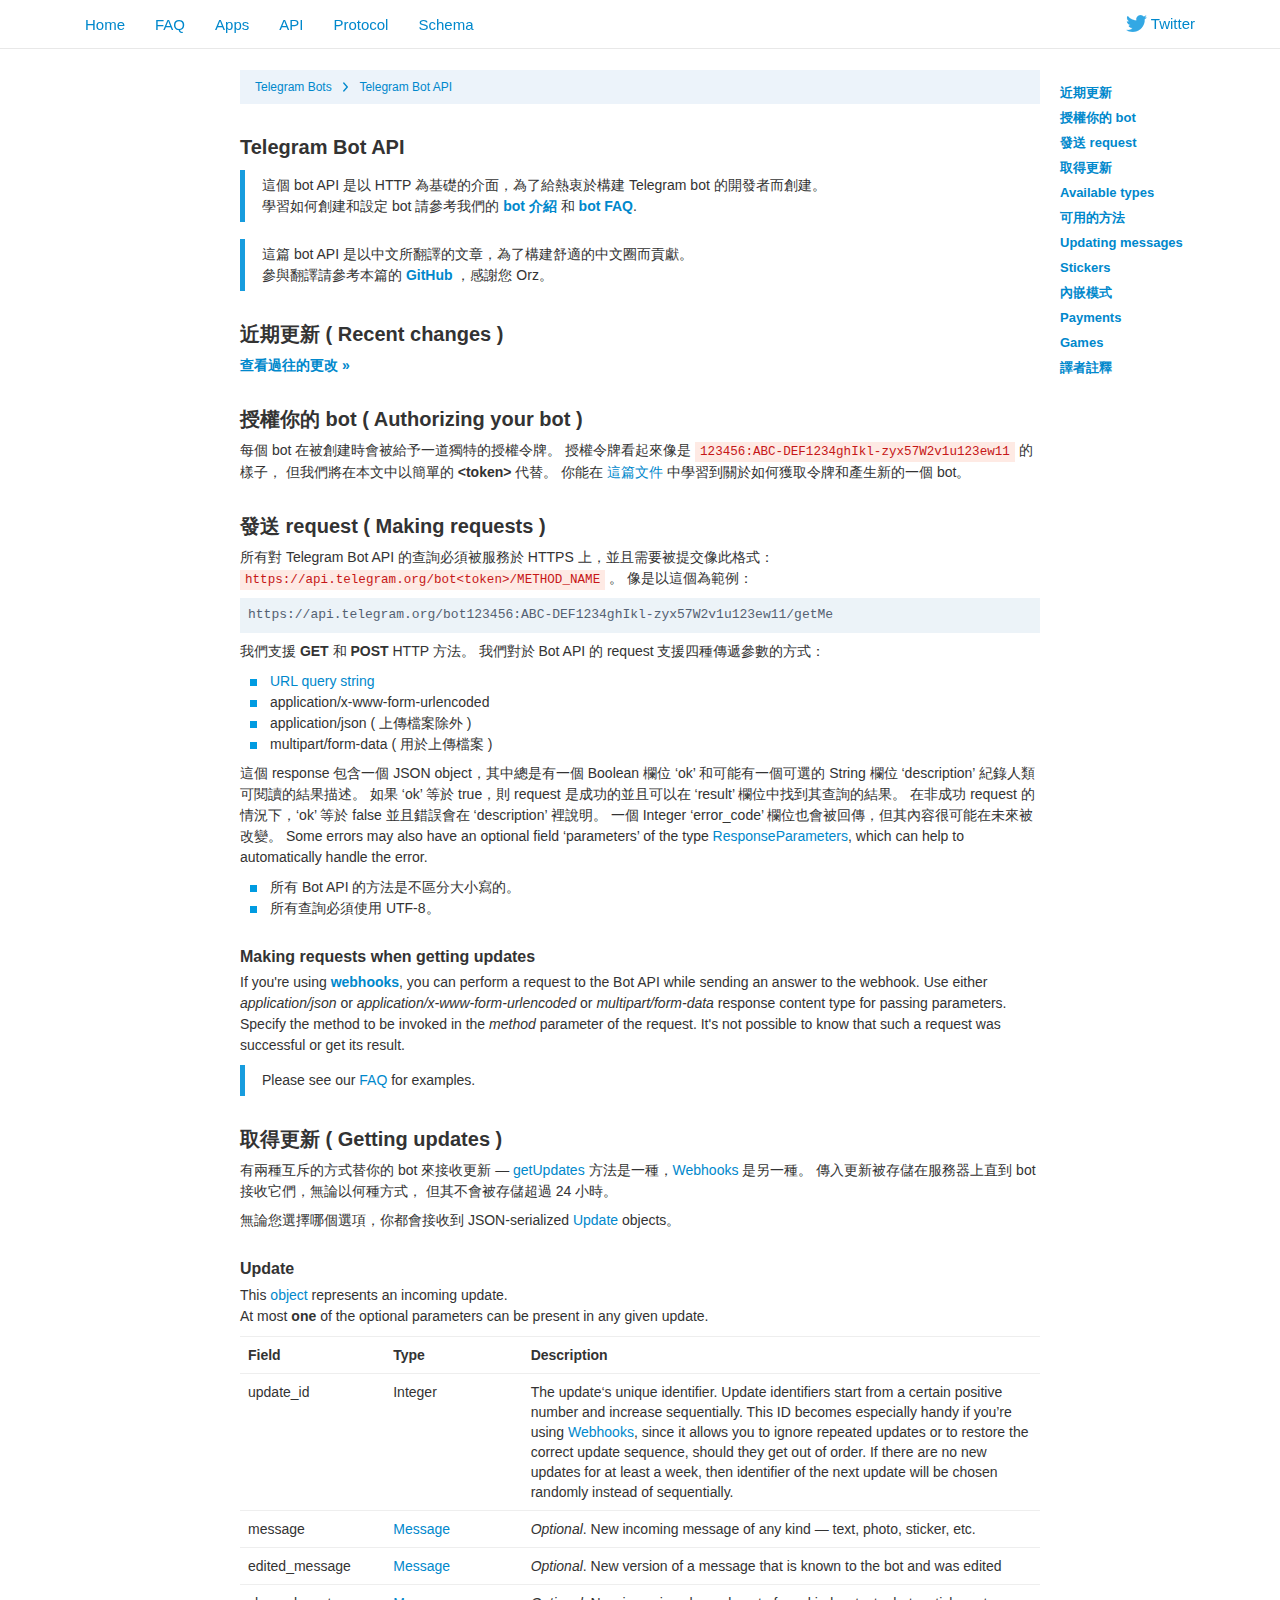
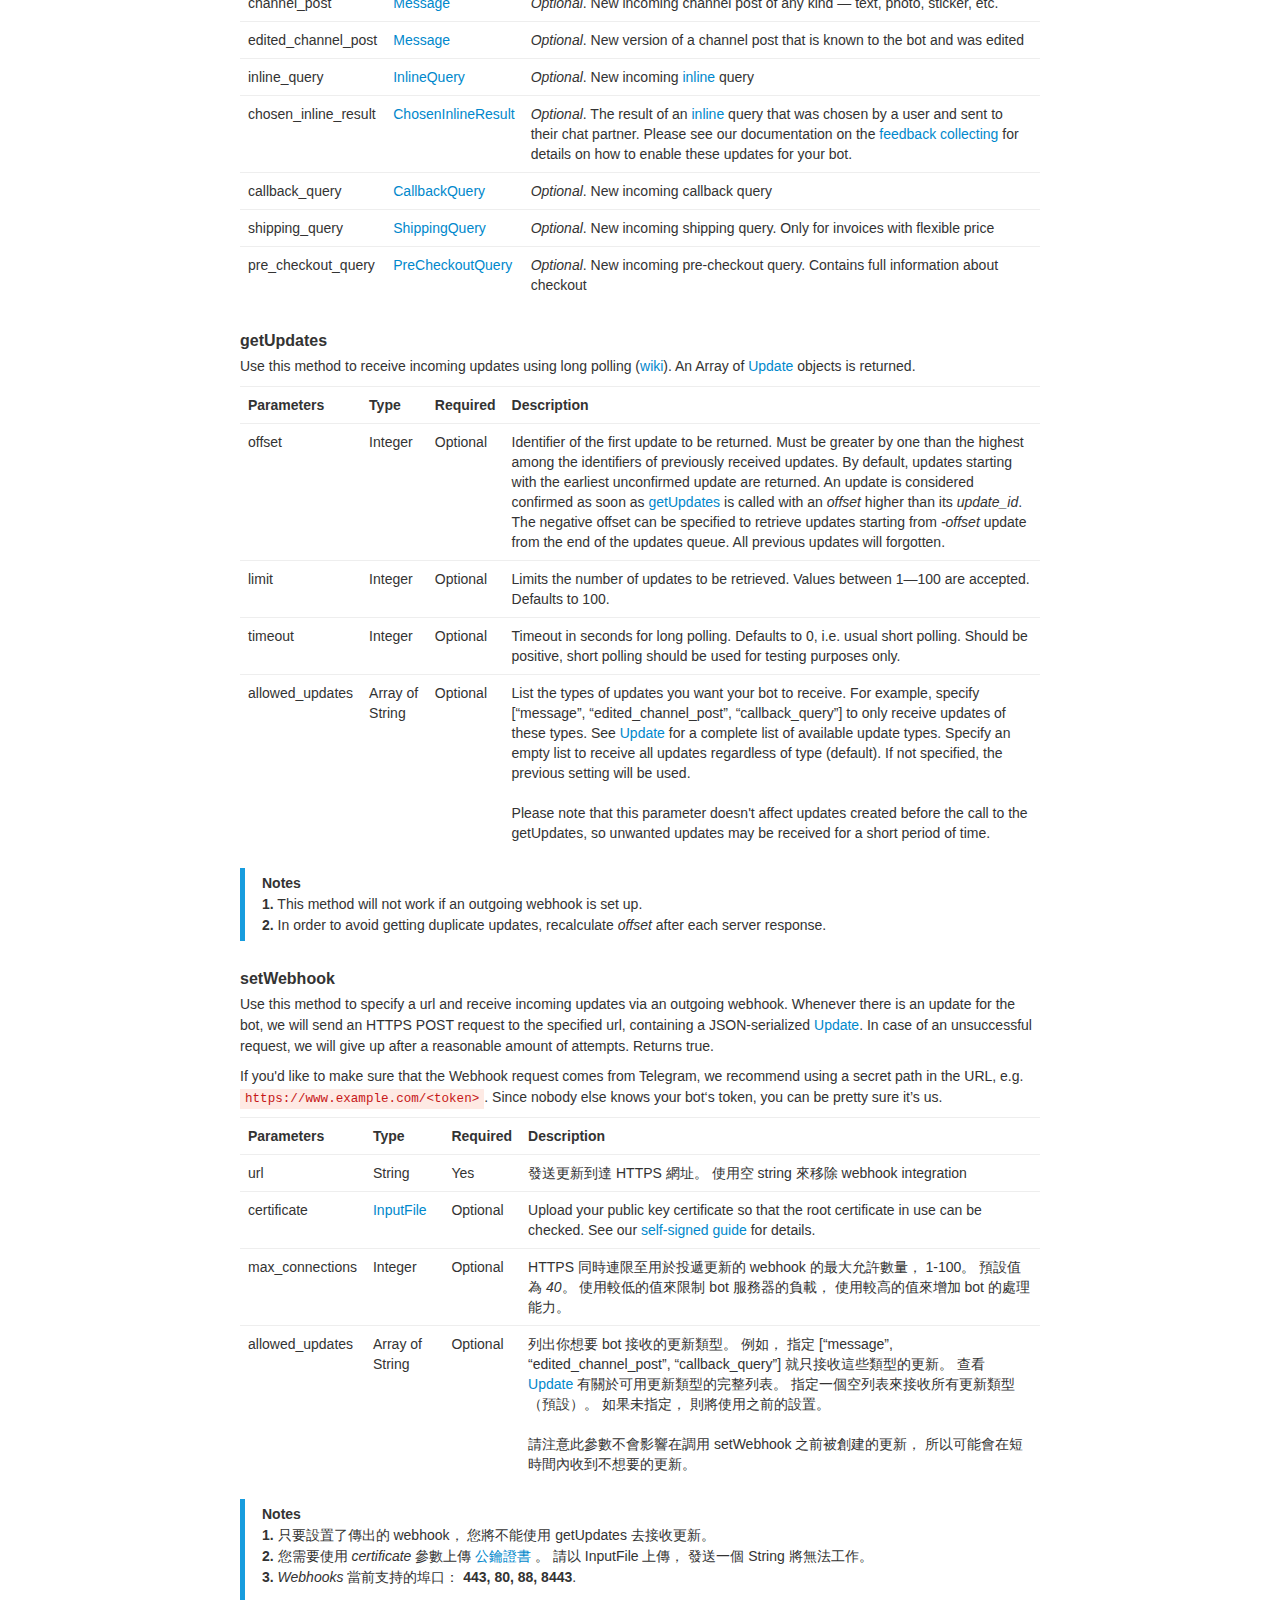
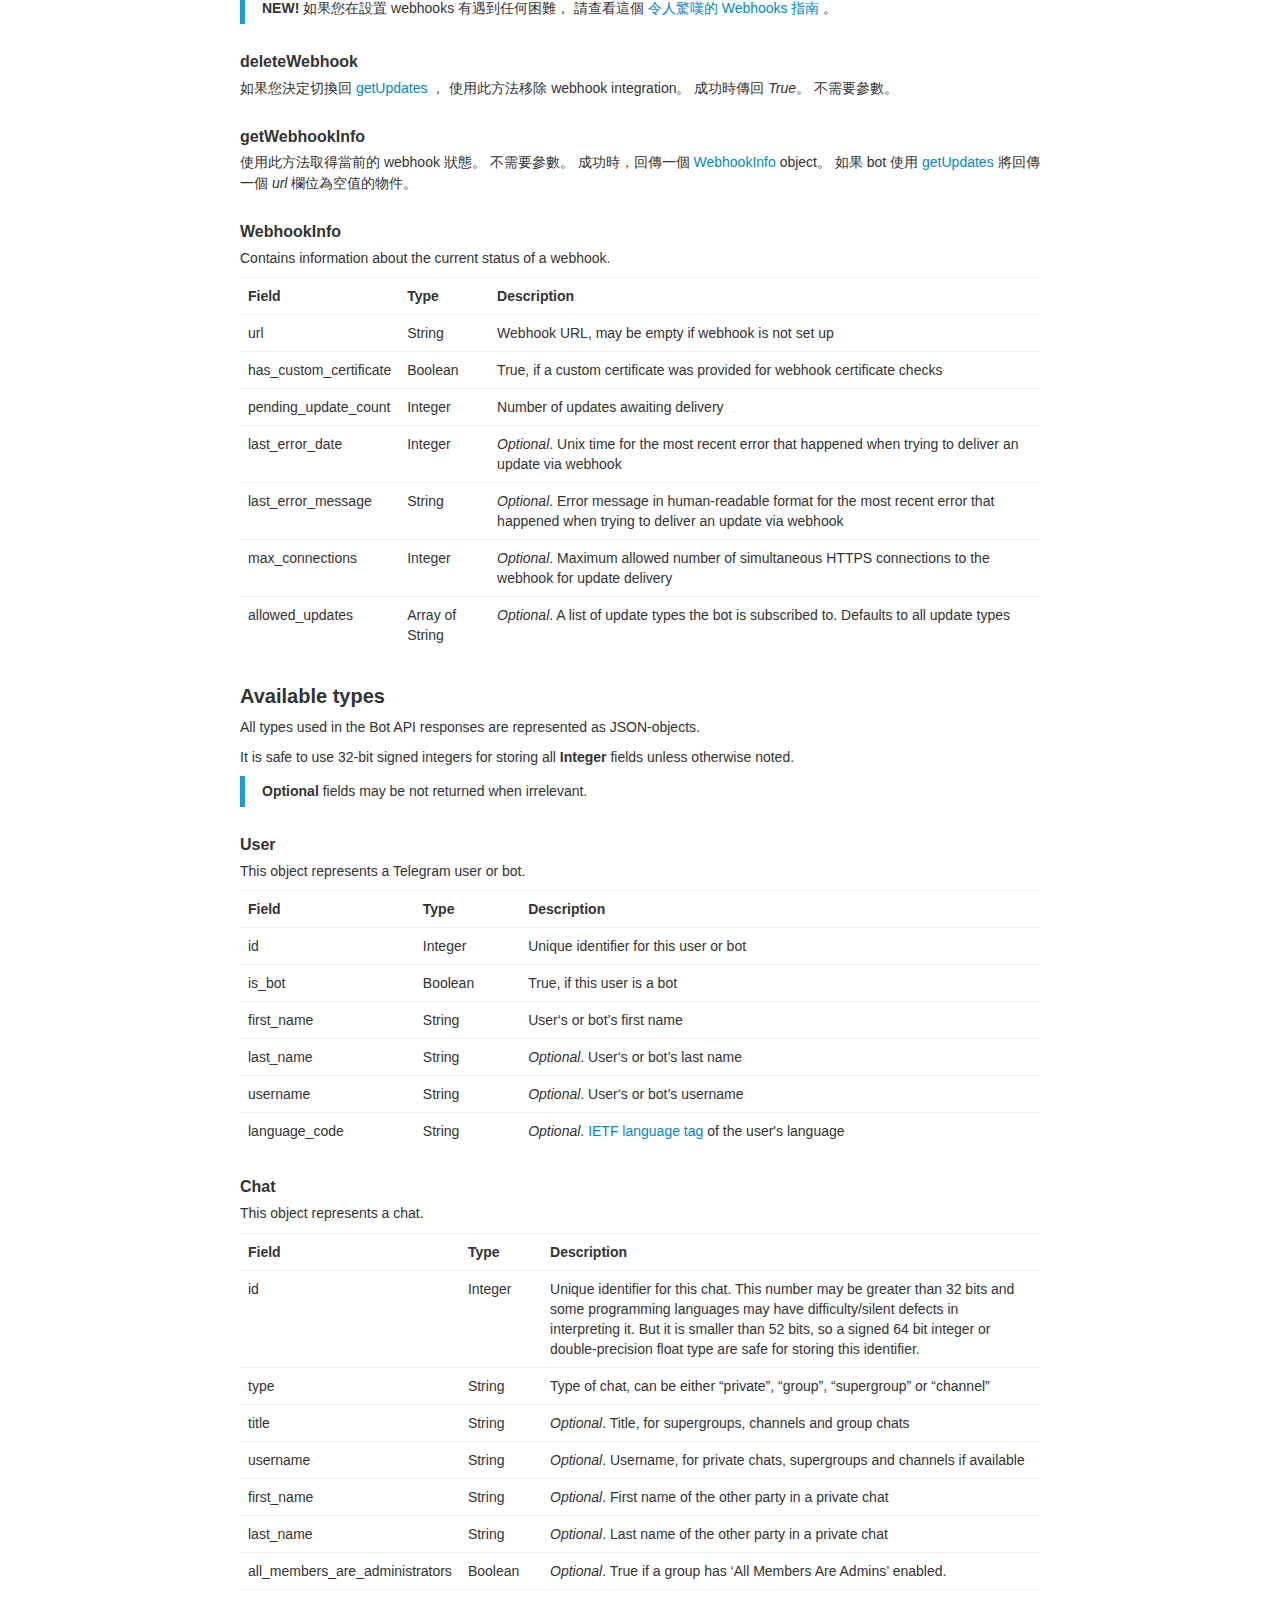
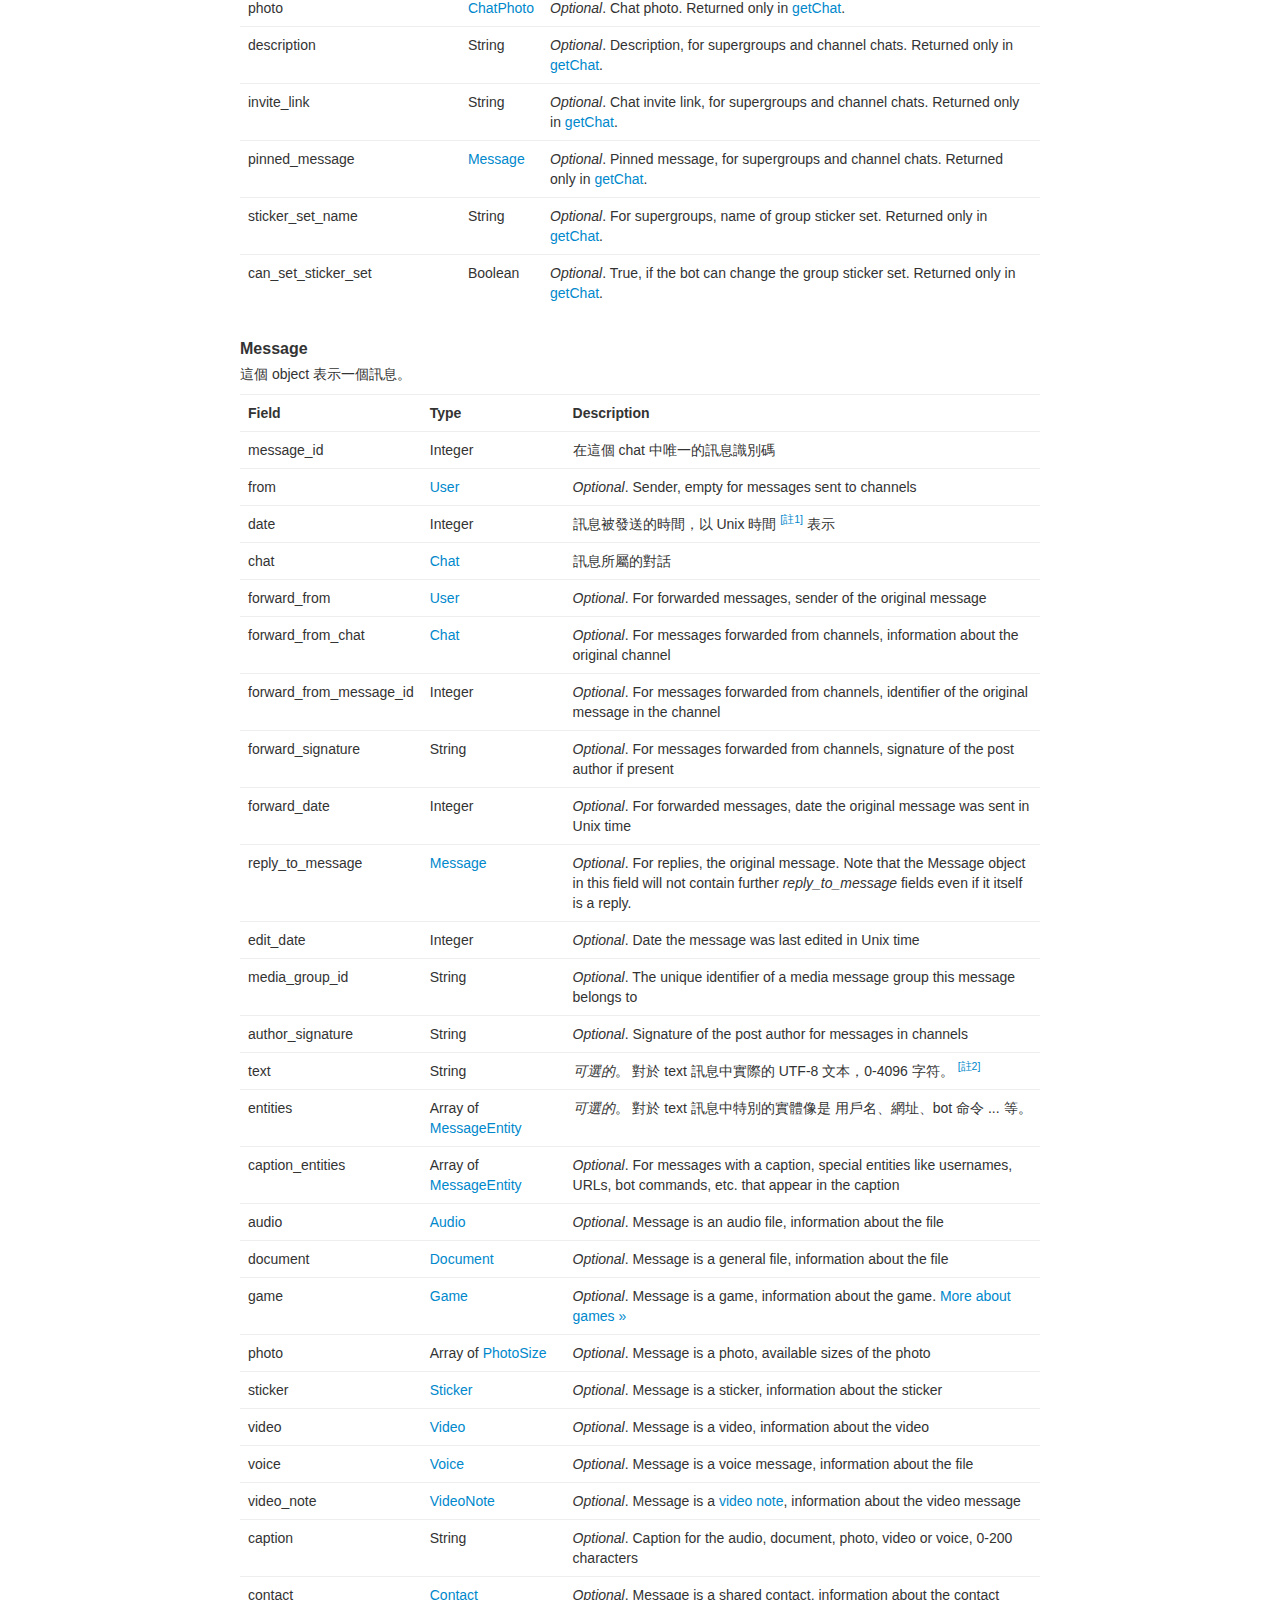
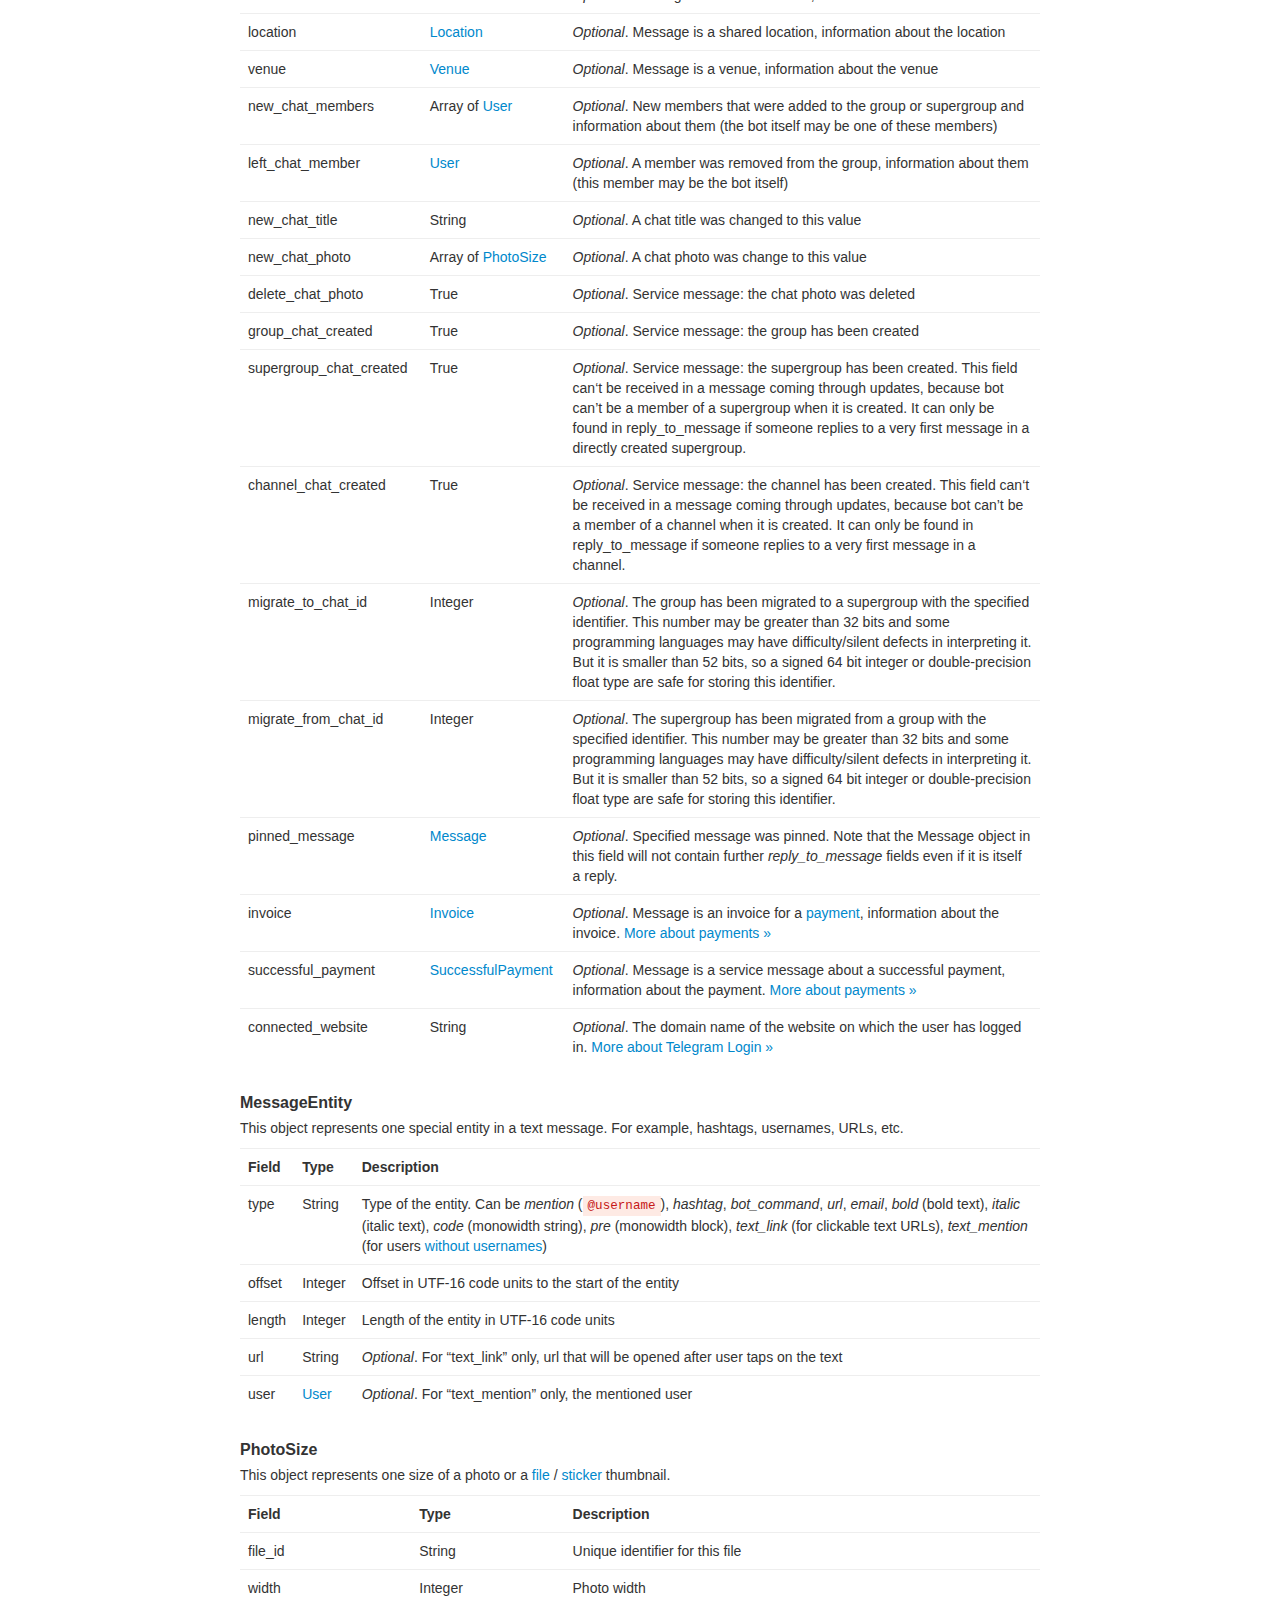
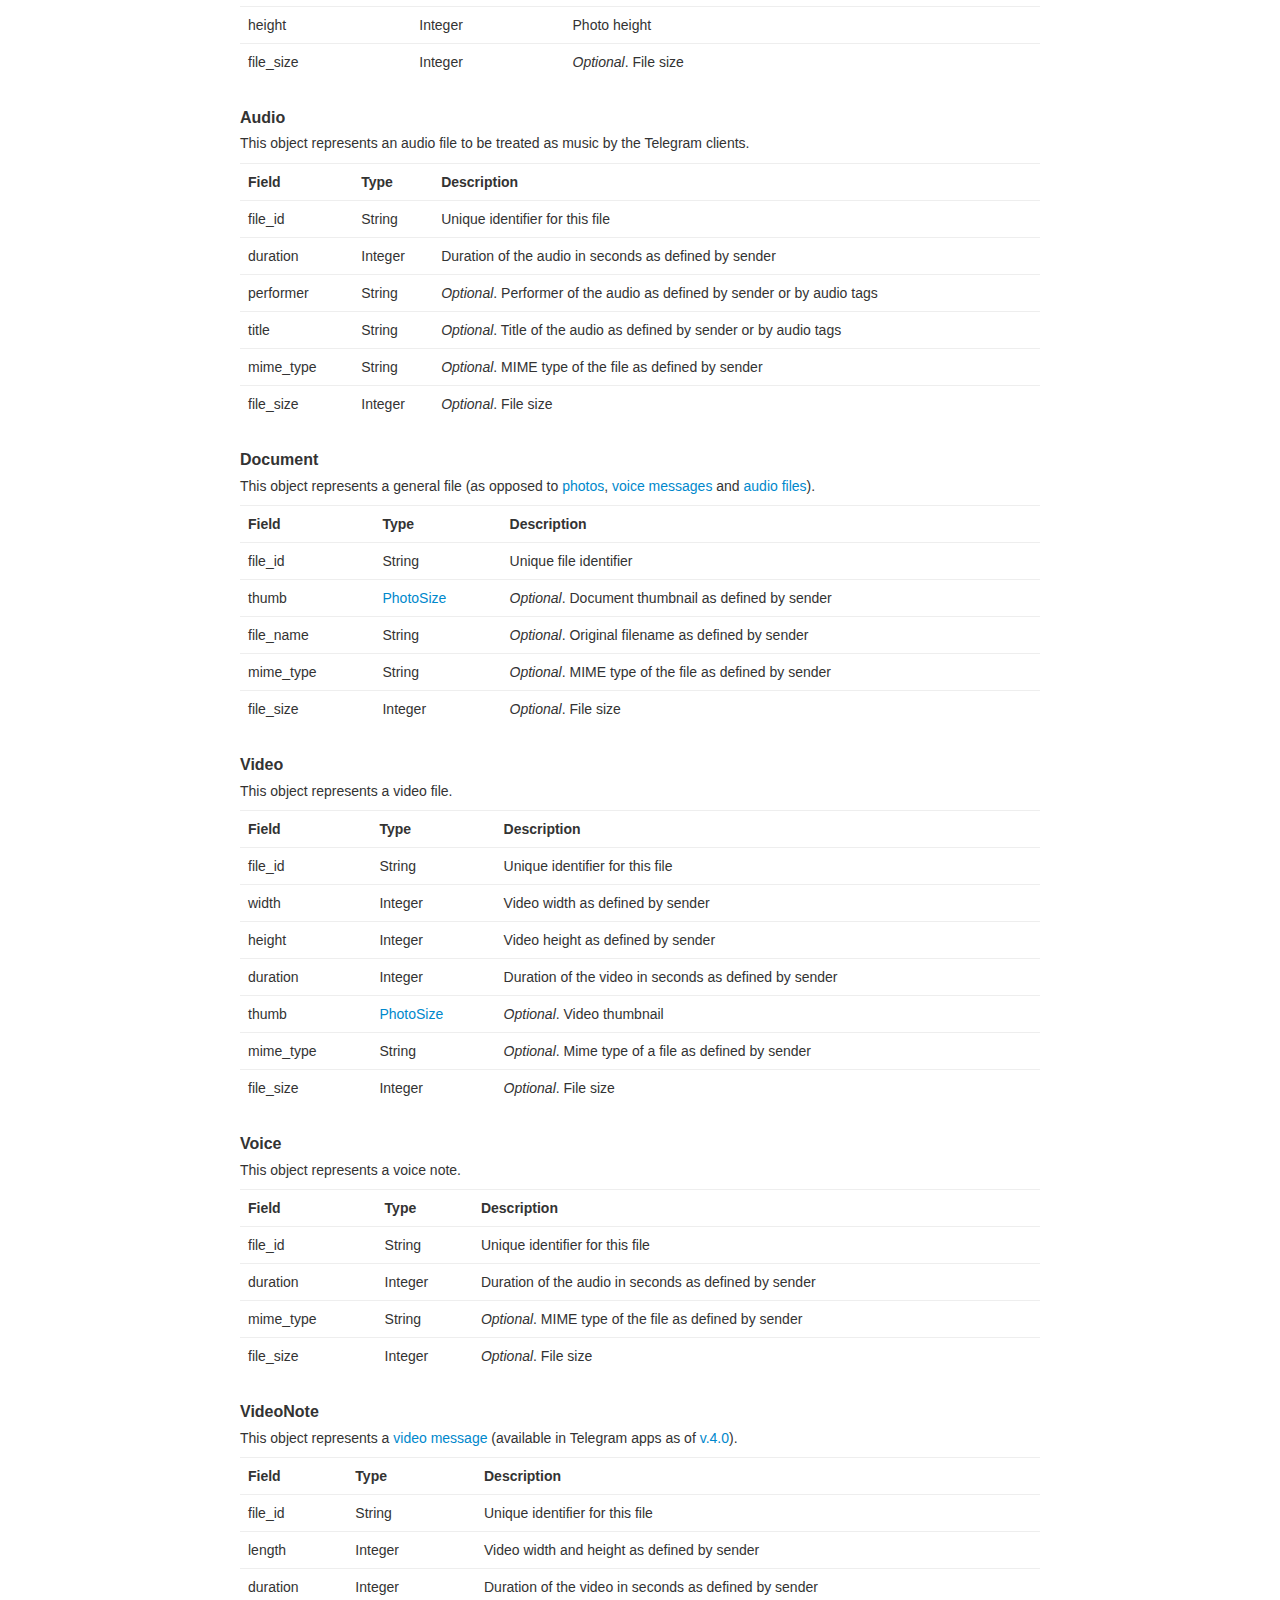
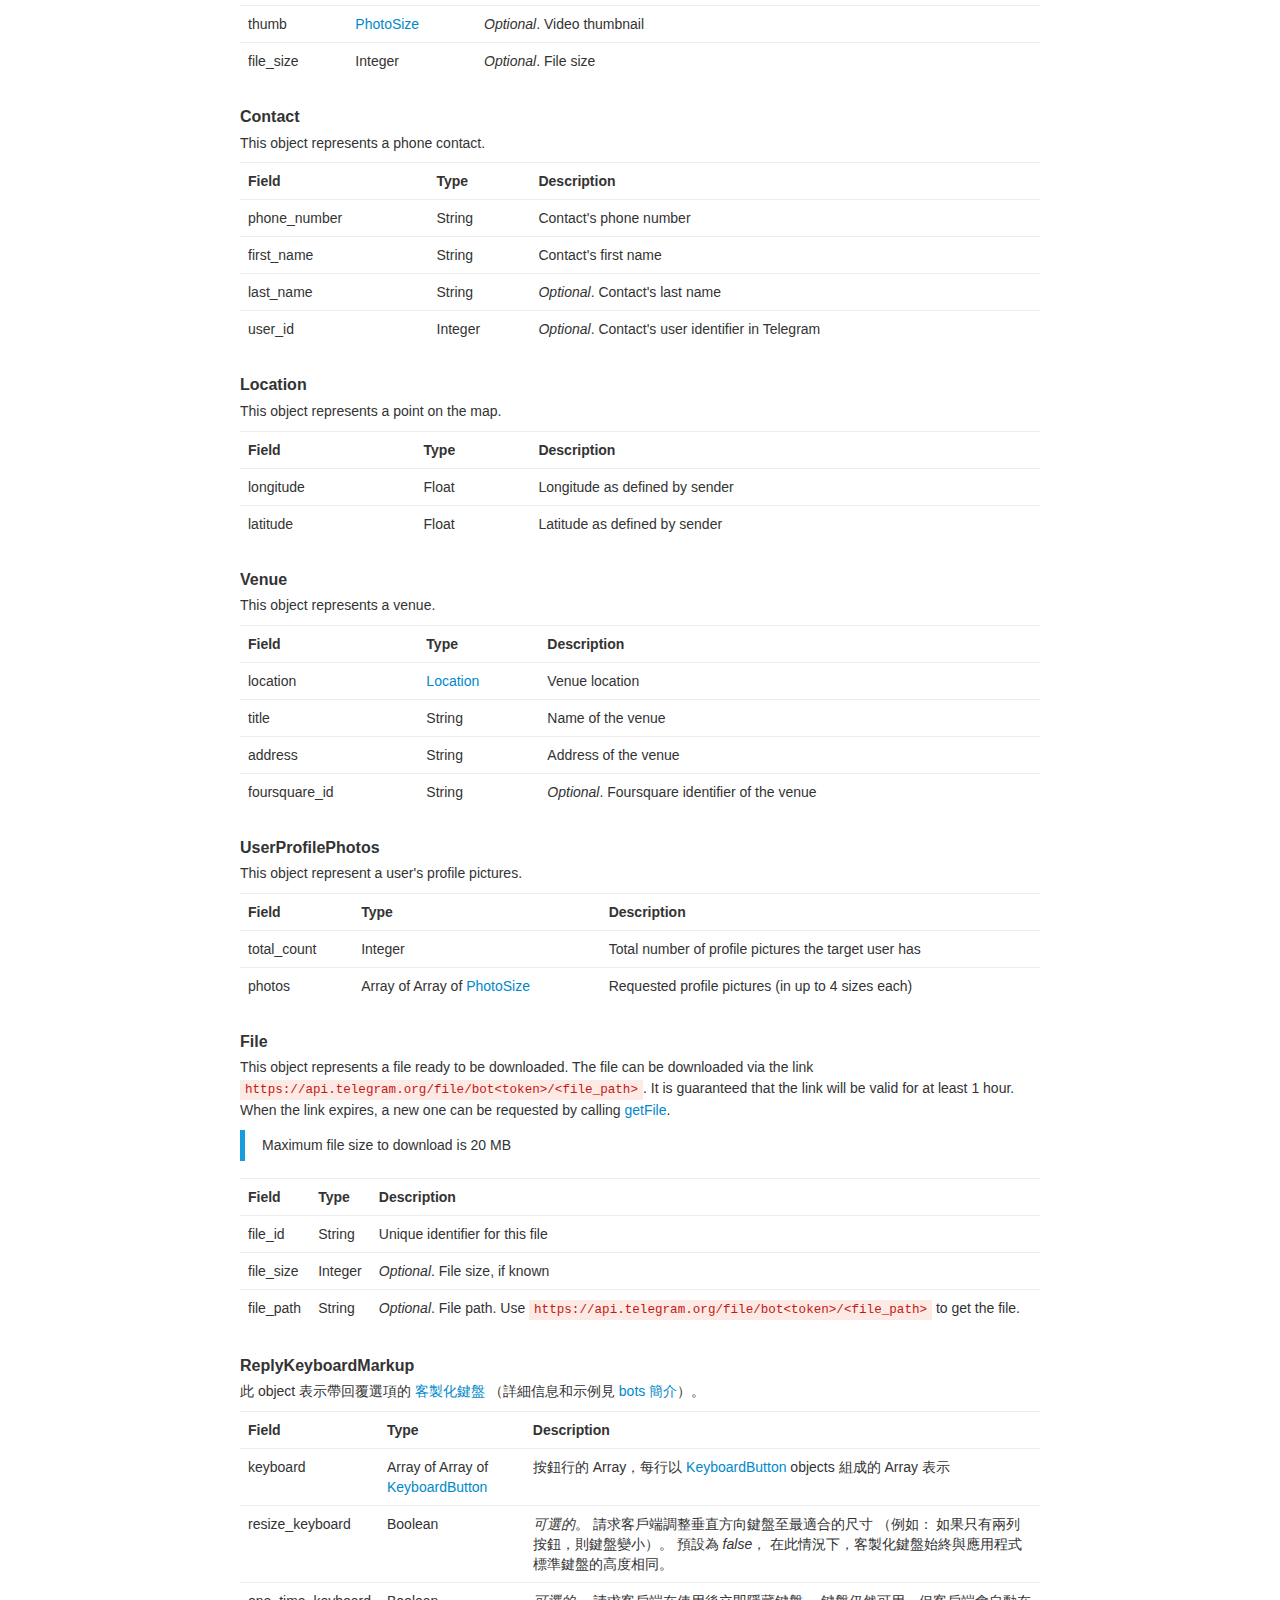
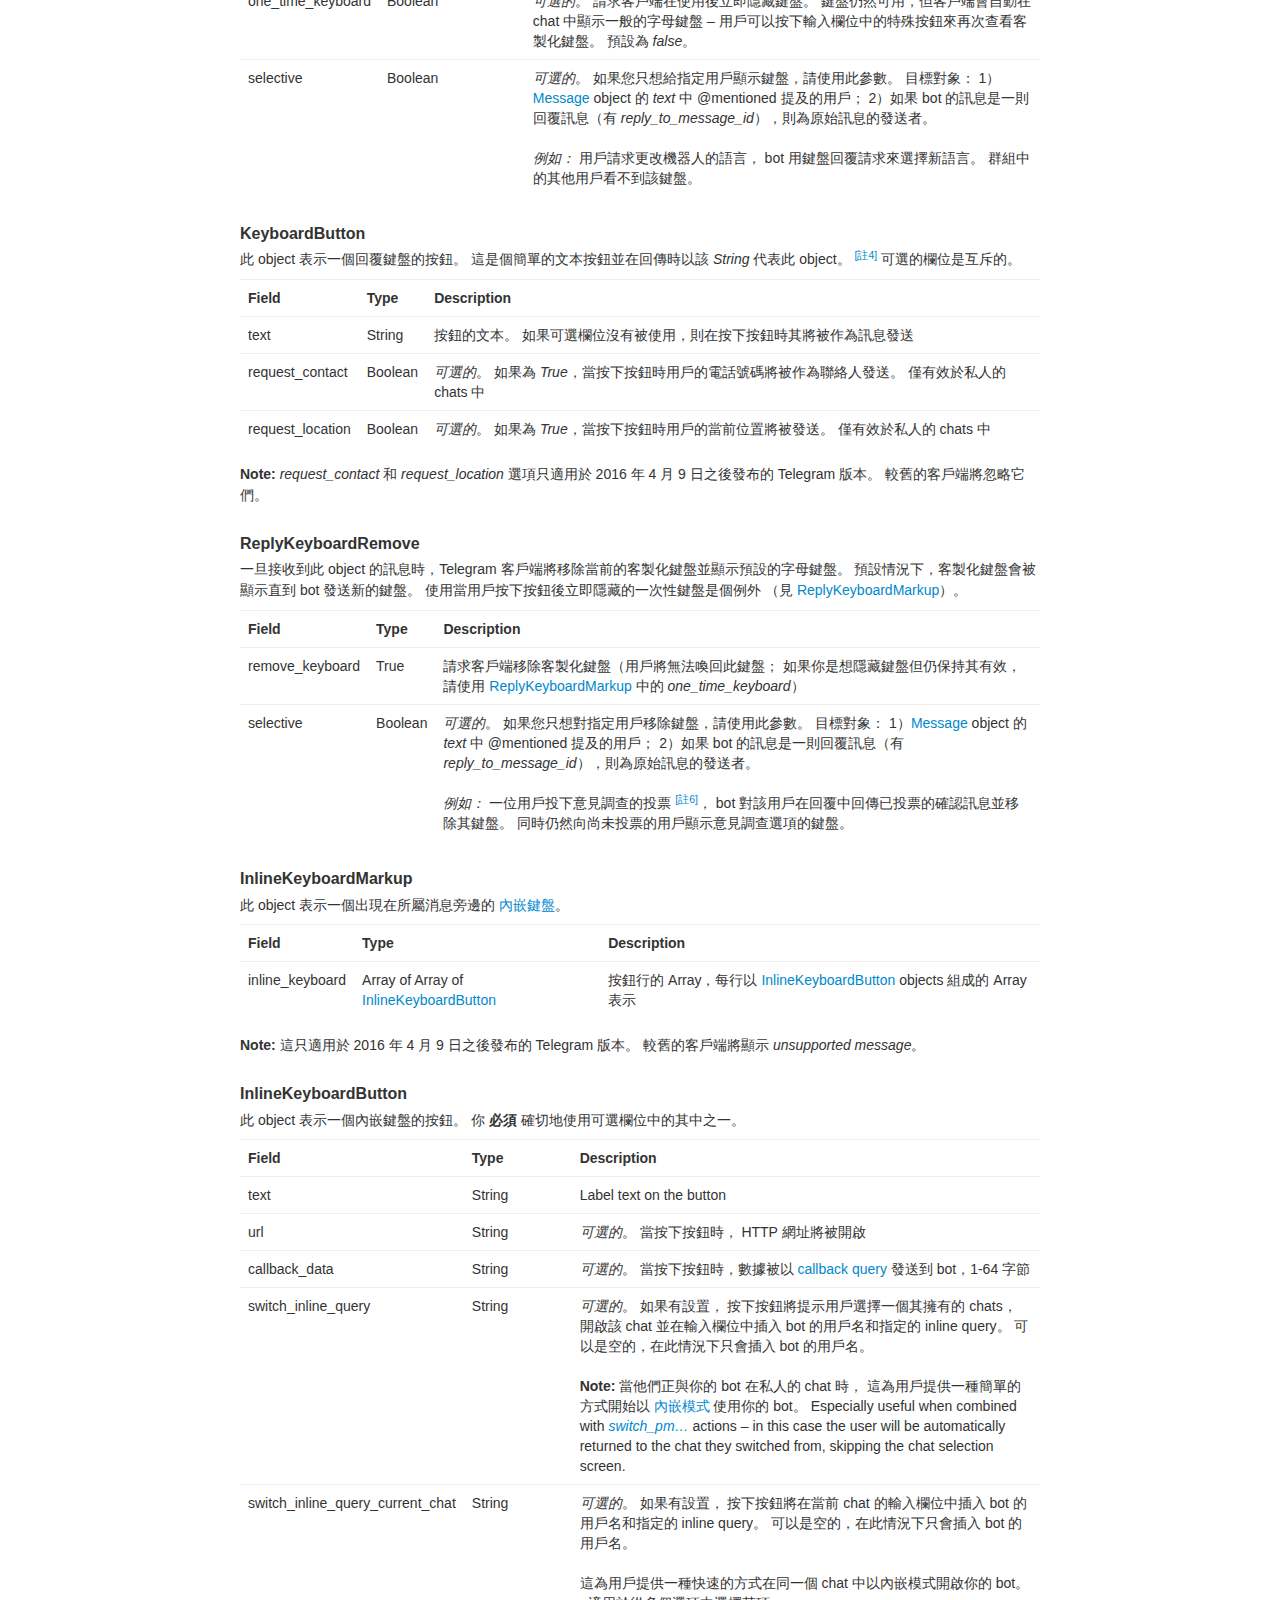
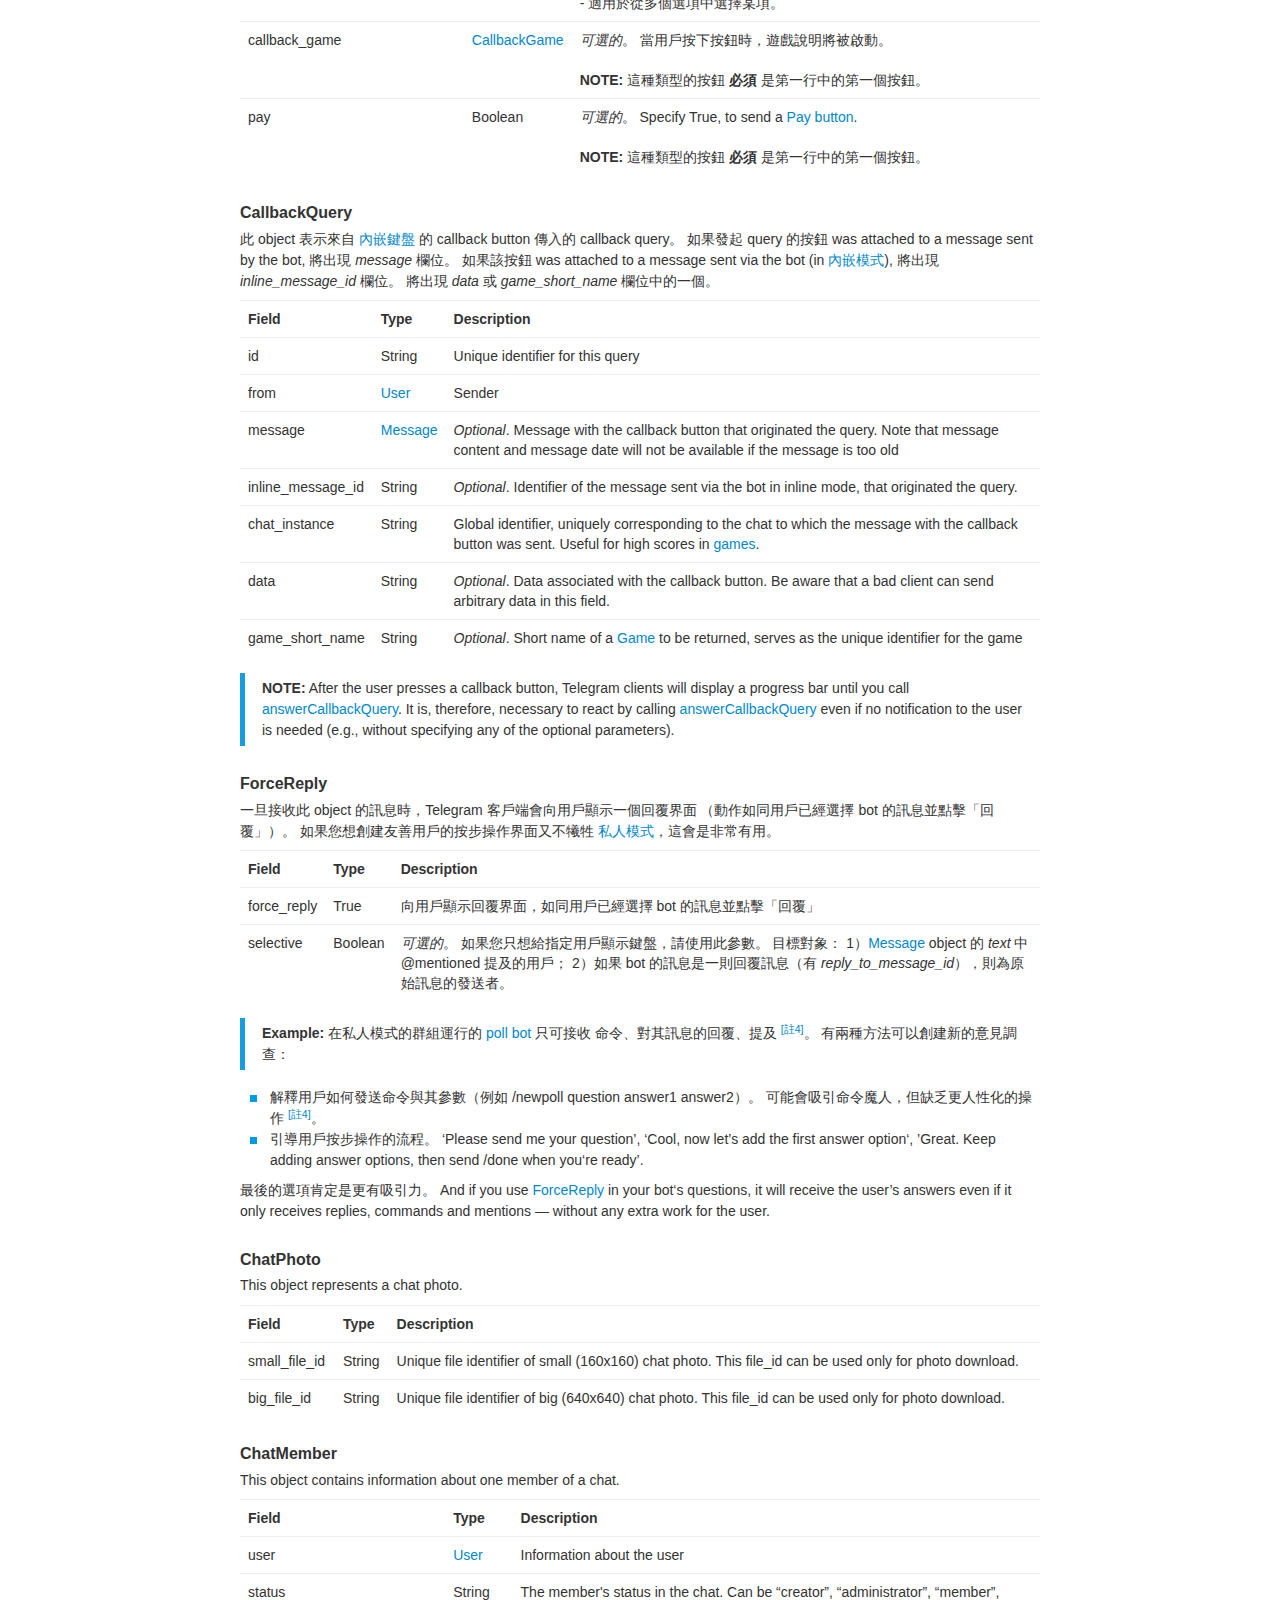
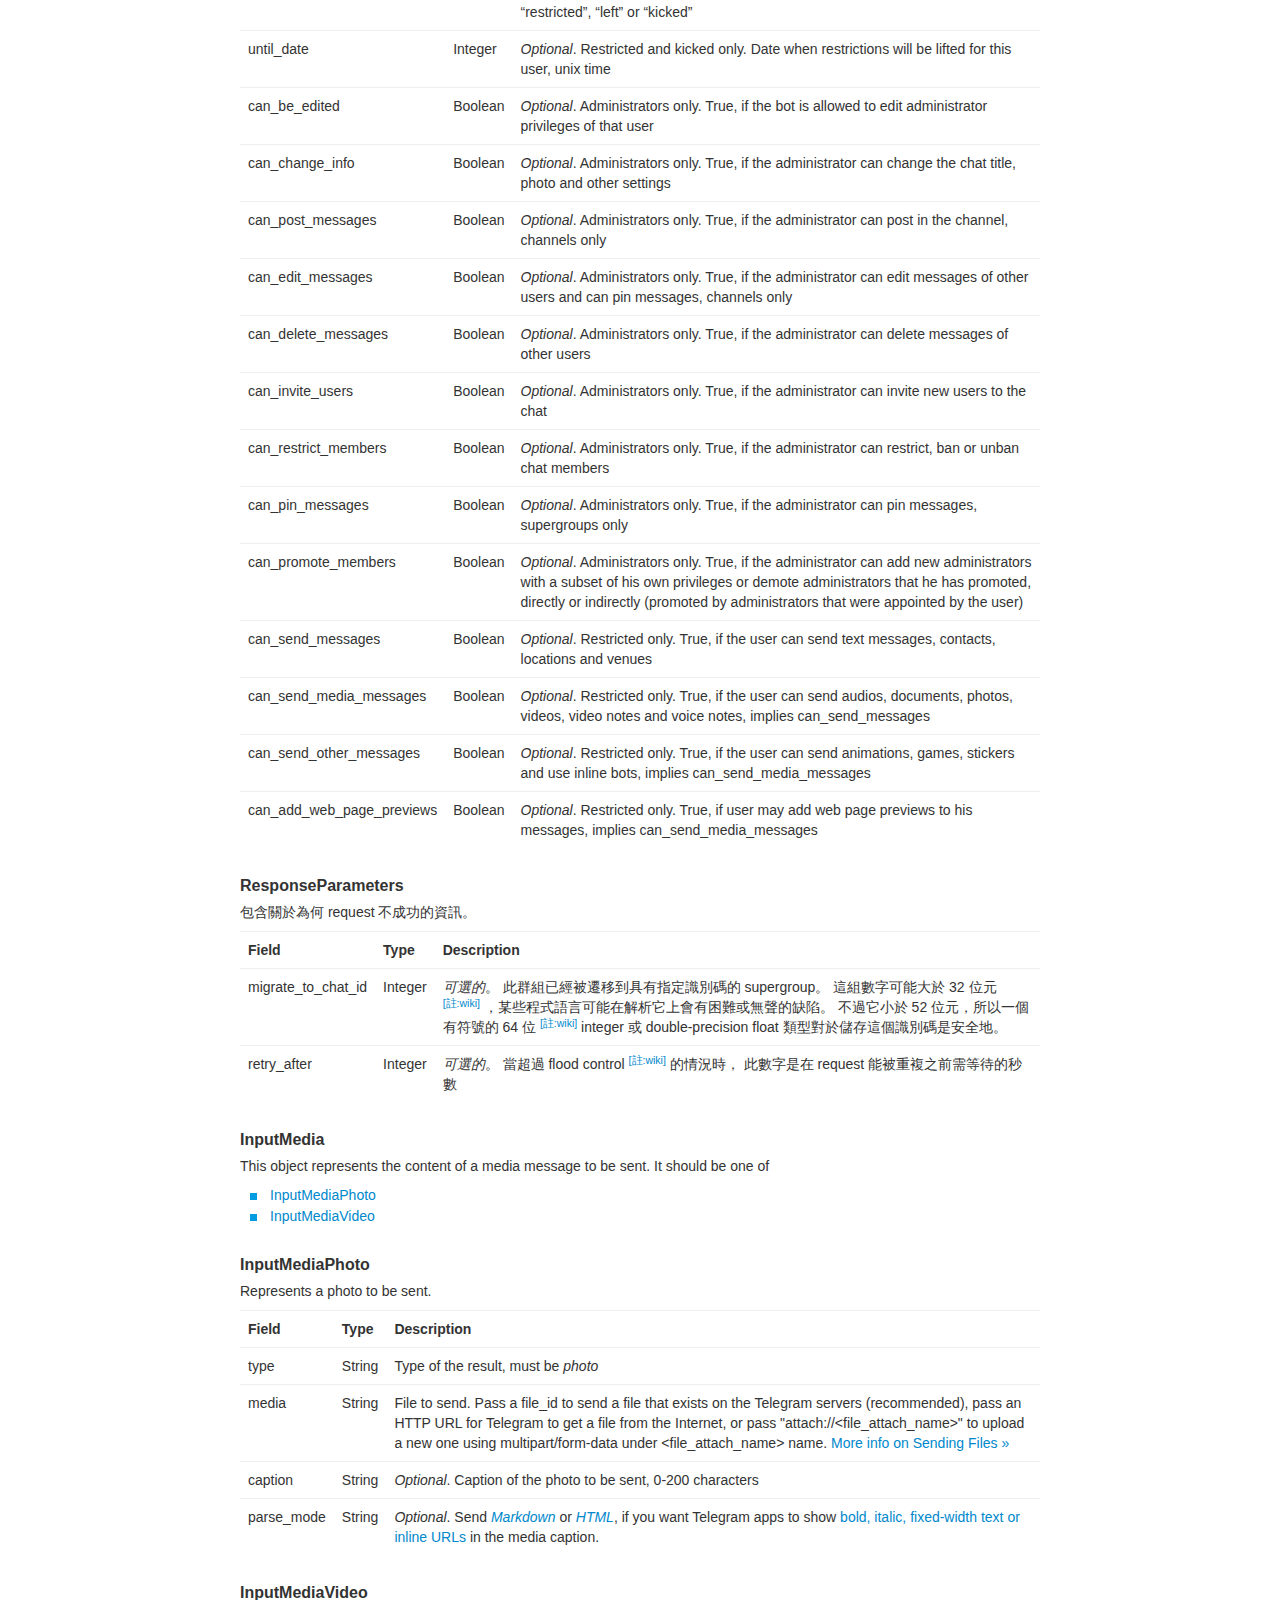
<file: bots/api/index.html>
<!DOCTYPE HTML>
<html>
    <head>
        <title>Telegram Bot API</title>

        <meta charset="utf-8" />
        
        <link rel="icon" href="../../assets/favicon/s128.ico" type="image/x-icon" sizes="128x128" />
        <link rel="icon" href="../../assets/favicon/s128.png" type="image/png" sizes="128x128" />
        <link rel="apple-touch-icon-precomposed" href='../../assets/favicon/s128.png' sizes="128x128" />
        <meta name="viewport" content="width=device-width, initial-scale=1.0">

        
<meta property="og:title" content="Telegram Bot API">
<meta property="og:image" content="">
<meta property="og:description" content="The Bot API is an HTTP-based interface created for developers keen on building bots for Telegram.
To learn how to create…">



        
    <link rel="stylesheet" href="../../assets/css/bootstrap.min.css" />
    <link rel="stylesheet" href="../../assets/css/telegram.css" />
    </head>
    <body>


    <div class="dev_page_wrap">
        <div class="dev_page_head navbar navbar-static-top navbar-tg">
<div class="navbar-inner">
    <div class="container clearfix">
        <ul class="nav navbar-nav navbar-right hidden-xs">
            <li class="navbar-twitter">
                <a href="https://twitter.com/telegram" target="_blank" data-track="Follow/Twitter" onclick="trackDlClick(this, event)">
                    <i class="icon icon-twitter"></i>
                    <span> Twitter</span>
                </a>
            </li>
        </ul>
        <ul class="nav navbar-nav">
            <li><a href="//telegram.org/">Home</a></li>
            <li class="hidden-xs"><a href="//telegram.org/faq">FAQ</a></li>
            <li class="hidden-xs"><a href="//telegram.org/apps">Apps</a></li>
            <li class=""><a href="//core.telegram.org/api">API</a></li>
            <li class=""><a href="//core.telegram.org/mtproto">Protocol</a></li>
            <li class=""><a href="//core.telegram.org/schema">Schema</a></li>
        </ul>
    </div>
</div>


        </div>
        <div class="container clearfix">
            <div class="dev_page">
                <div id="dev_page_content_wrap" class=" ">
                    <div class="dev_page_bread_crumbs">
    <ul class="breadcrumb clearfix">
        <li><a href="https://core.telegram.org/bots">Telegram Bots</a></li>
        <i class="icon icon-breadcrumb-divider"></i>
        <li><a href="../../bots/api">Telegram Bot API</a></li>
    </ul>
</div>
<h1 id="dev_page_title" dir="auto">Telegram Bot API</h1>
<div id="dev_page_content" dir="auto">
    <!-- scroll_nav -->
    <blockquote>
        <p>
            <span data-translation="origin" hidden>
                The Bot API is an HTTP-based interface created for developers keen on building bots for Telegram.<br>To learn how to create and set up a bot, please consult our <a href="https://core.telegram.org/bots"><strong>Introduction to Bots</strong></a> and <a href="https://core.telegram.org/bots/faq"><strong>Bot FAQ</strong></a>.
            </span>
            <span data-translation="zh">
                這個 bot API 是以 HTTP 為基礎的介面，為了給熱衷於構建 Telegram bot 的開發者而創建。<br>
                學習如何創建和設定 bot 請參考我們的
                <a href="https://core.telegram.org/bots"><strong>bot 介紹</strong></a>
                和 <a href="https://core.telegram.org/bots/faq"><strong>bot FAQ</strong></a>.
            </span>
        </p>
    </blockquote>
    <blockquote>
        <p>
            這篇 bot API 是以中文所翻譯的文章，為了構建舒適的中文圈而貢獻。<br>
            參與翻譯請參考本篇的
            <a href="https://github.com/BwayCer/telegram_api.zh.booklet"><strong>GitHub</strong></a>
            ，感謝您 Orz。
        </p>
    </blockquote>
    <h3>
        <a class="anchor" name="recent-changes" href="#recent-changes"><i class="anchor-icon"></i></a>
        近期更新
        <span data-translation="origin">( Recent changes )</span>
        <span data-translation="zh" hidden>( 近期更新 )</span>
    </h3>
    <p>
        <strong>
            <a href="https://core.telegram.org/bots/api-changelog">
                <span data-translation="origin" hidden>See earlier changes</span>
                <span data-translation="zh">查看過往的更改</span>
                »
            </a>
        </strong>
    </p>
    <h3>
        <a class="anchor" name="authorizing-your-bot" href="#authorizing-your-bot"><i class="anchor-icon"></i></a>
        授權你的 bot
        <span data-translation="origin">( Authorizing your bot )</span>
        <span data-translation="zh" hidden>( 授權你的 bot )</span>
    </h3>
    <p>
        <span data-translation="origin" hidden>
            Each bot is given a unique authentication token <a href="https://core.telegram.org/bots#botfather">when it is created</a>. The token looks something like <code>123456:ABC-DEF1234ghIkl-zyx57W2v1u123ew11</code>, but we&#39;ll use simply <strong>&lt;token&gt;</strong> in this document instead. You can learn about obtaining tokens and generating new ones in <a href="https://core.telegram.org/bots#botfather">this document</a>.
        </span>
        <span data-translation="zh">
            每個 bot 在被創建時會被給予一道獨特的授權令牌。
            授權令牌看起來像是 <code>123456:ABC-DEF1234ghIkl-zyx57W2v1u123ew11</code> 的樣子，
            但我們將在本文中以簡單的 <strong>&lt;token&gt;</strong> 代替。
            你能在 <a href="https://core.telegram.org/bots#botfather">這篇文件</a>
            中學習到關於如何獲取令牌和產生新的一個 bot。
        </span>
    </p>
    <h3>
        <a class="anchor" name="making-requests" href="#making-requests"><i class="anchor-icon"></i></a>
        發送 request
        <span data-translation="origin">( Making requests )</span>
        <span data-translation="zh" hidden>( 發送 request )</span>
    </h3>
    <p>
        <span data-translation="origin" hidden>
            All queries to the Telegram Bot API must be served over HTTPS and need to be presented in this form: <code>https://api.telegram.org/bot&lt;token&gt;/METHOD_NAME</code>. Like this for example:
        </span>
        <span data-translation="zh">
            所有對 Telegram Bot API 的查詢必須被服務於 HTTPS 上，並且需要被提交像此格式：
            <code>https://api.telegram.org/bot&lt;token&gt;/METHOD_NAME</code> 。
            像是以這個為範例：
        </span>
    </p>
    <pre><code>https://api.telegram.org/bot123456:ABC-DEF1234ghIkl-zyx57W2v1u123ew11/getMe</code></pre>
    <p>
        <span data-translation="origin" hidden>
            We support <strong>GET</strong> and <strong>POST</strong> HTTP methods. We support four ways of passing parameters in Bot API requests:
        </span>
        <span data-translation="zh">
            我們支援 <strong>GET</strong> 和 <strong>POST</strong> HTTP 方法。
            我們對於 Bot API 的 request 支援四種傳遞參數的方式：
        </span>
    </p>
    <ul>
        <li><a href="https://en.wikipedia.org/wiki/Query_string">URL query string</a></li>
        <li>application/x-www-form-urlencoded</li>
        <li>
            application/json
            <span data-translation="origin" hidden>(except for uploading files)</span>
            <span data-translation="zh">( 上傳檔案除外 )</span>
        </li>
        <li>
            multipart/form-data
            <span data-translation="origin" hidden>(use to upload files)</span>
            <span data-translation="zh">( 用於上傳檔案 )</span>
        </li>
    </ul>
    <p>
        <span data-translation="origin" hidden>
            The response contains a JSON object, which always has a Boolean field ‘ok’ and may have an optional String field ‘description’ with a human-readable description of the result. If ‘ok’ equals true, the request was successful and the result of the query can be found in the ‘result’ field. In case of an unsuccessful request, ‘ok’ equals false and the error is explained in the ‘description’. An Integer ‘error_code’ field is also returned, but its contents are subject to change in the future.
        </span>
        <span data-translation="zh">
            這個 response 包含一個 JSON object，其中總是有一個 Boolean 欄位 ‘ok’ 和可能有一個可選的 String 欄位 ‘description’ 紀錄人類可閱讀的結果描述。
            如果 ‘ok’ 等於 true，則 request 是成功的並且可以在 ‘result’ 欄位中找到其查詢的結果。
            在非成功 request 的情況下，‘ok’ 等於 false 並且錯誤會在 ‘description’ 裡說明。
            一個 Integer ‘error_code’ 欄位也會被回傳，但其內容很可能在未來被改變。
        </span>
        Some errors may also have an optional field ‘parameters’ of the type <a href="#responseparameters">ResponseParameters</a>, which can help to automatically handle the error.
    </p>
    <ul>
        <li>
            <span data-translation="origin" hidden>
                All methods in the Bot API are case-insensitive.
            </span>
            <span data-translation="zh">
                所有 Bot API 的方法是不區分大小寫的。
            </span>
        </li>
        <li>
            <span data-translation="origin" hidden>
                All queries must be made using UTF-8.
            </span>
            <span data-translation="zh">
                所有查詢必須使用 UTF-8。
            </span>
        </li>
    </ul>
    <h4><a class="anchor" name="making-requests-when-getting-updates" href="#making-requests-when-getting-updates"><i class="anchor-icon"></i></a>Making requests when getting updates</h4>
    <p>If you&#39;re using <a href="#getting-updates"><strong>webhooks</strong></a>, you can perform a request to the Bot API while sending an answer to the webhook. Use either <em>application/json</em> or <em>application/x-www-form-urlencoded</em> or <em>multipart/form-data</em> response content type for passing parameters. Specify the method to be invoked in the <em>method</em> parameter of the request. It&#39;s not possible to know that such a request was successful or get its result.</p>
    <blockquote>
        <p>Please see our <a href="https://core.telegram.org/bots/faq#how-can-i-make-requests-in-response-to-updates">FAQ</a> for examples.</p>
    </blockquote>
    <h3>
        <a class="anchor" name="getting-updates" href="#getting-updates"><i class="anchor-icon"></i></a>
        取得更新
        <span data-translation="origin">( Getting updates )</span>
        <span data-translation="zh" hidden>( 取得更新 )</span>
    </h3>
    <p>
        <span data-translation="origin" hidden>
            There are two mutually exclusive ways of receiving updates for your bot — the <a href="#getupdates">getUpdates</a> method on one hand and <a href="#setwebhook">Webhooks</a> on the other. Incoming updates are stored on the server until the bot receives them either way, but they will not be kept longer than 24 hours.
        </span>
        <span data-translation="zh">
            有兩種互斥的方式替你的 bot 來接收更新
            — <a href="#getupdates">getUpdates</a> 方法是一種，<a href="#setwebhook">Webhooks</a> 是另一種。
            傳入更新被存儲在服務器上直到 bot 接收它們，無論以何種方式，
            但其不會被存儲超過 24 小時。
        </span>
    </p>
    <p>
        <span data-translation="origin" hidden>
            Regardless of which option you choose, you will receive JSON-serialized <a href="#update">Update</a> objects as a result.
        </span>
        <span data-translation="zh">
            無論您選擇哪個選項，你都會接收到 JSON-serialized <a href="#update">Update</a> objects。
        </span>
    </p>
    <h4><a class="anchor" name="update" href="#update"><i class="anchor-icon"></i></a>Update</h4>
    <p>This <a href="#available-types">object</a> represents an incoming update.<br>At most <strong>one</strong> of the optional parameters can be present in any given update.</p>
    <table class="table">
        <tbody>
            <tr>
                <td><strong>Field</strong></td>
                <td><strong>Type</strong></td>
                <td><strong>Description</strong></td>
            </tr>
            <tr>
                <td>update_id</td>
                <td>Integer</td>
                <td>The update‘s unique identifier. Update identifiers start from a certain positive number and increase sequentially. This ID becomes especially handy if you’re using <a href="#setwebhook">Webhooks</a>, since it allows you to ignore repeated updates or to restore the correct update sequence, should they get out of order. If there are no new updates for at least a week, then identifier of the next update will be chosen randomly instead of sequentially.</td>
            </tr>
            <tr>
                <td>message</td>
                <td><a href="#message">Message</a></td>
                <td><em>Optional</em>. New incoming message of any kind — text, photo, sticker, etc.</td>
            </tr>
            <tr>
                <td>edited_message</td>
                <td><a href="#message">Message</a></td>
                <td><em>Optional</em>. New version of a message that is known to the bot and was edited</td>
            </tr>
            <tr>
                <td>channel_post</td>
                <td><a href="#message">Message</a></td>
                <td><em>Optional</em>. New incoming channel post of any kind — text, photo, sticker, etc.</td>
            </tr>
            <tr>
                <td>edited_channel_post</td>
                <td><a href="#message">Message</a></td>
                <td><em>Optional</em>. New version of a channel post that is known to the bot and was edited</td>
            </tr>
            <tr>
                <td>inline_query</td>
                <td><a href="#inlinequery">InlineQuery</a></td>
                <td><em>Optional</em>. New incoming <a href="#inline-mode">inline</a> query</td>
            </tr>
            <tr>
                <td>chosen_inline_result</td>
                <td><a href="#choseninlineresult">ChosenInlineResult</a></td>
                <td><em>Optional</em>. The result of an <a href="#inline-mode">inline</a> query that was chosen by a user and sent to their chat partner. Please see our documentation on the <a href="https://core.telegram.org/bots/inline#collecting-feedback">feedback collecting</a> for details on how to enable these updates for your bot.</td>
            </tr>
            <tr>
                <td>callback_query</td>
                <td><a href="#callbackquery">CallbackQuery</a></td>
                <td><em>Optional</em>. New incoming callback query</td>
            </tr>
            <tr>
                <td>shipping_query</td>
                <td><a href="#shippingquery">ShippingQuery</a></td>
                <td><em>Optional</em>. New incoming shipping query. Only for invoices with flexible price</td>
            </tr>
            <tr>
                <td>pre_checkout_query</td>
                <td><a href="#precheckoutquery">PreCheckoutQuery</a></td>
                <td><em>Optional</em>. New incoming pre-checkout query. Contains full information about checkout</td>
            </tr>
        </tbody>
    </table>
    <h4><a class="anchor" name="getupdates" href="#getupdates"><i class="anchor-icon"></i></a>getUpdates</h4>
    <p>Use this method to receive incoming updates using long polling (<a href="http://en.wikipedia.org/wiki/Push_technology#Long_polling">wiki</a>). An Array of <a href="#update">Update</a> objects is returned.</p>
    <table class="table">
        <tbody>
            <tr>
                <td><strong>Parameters</strong></td>
                <td><strong>Type</strong></td>
                <td><strong>Required</strong></td>
                <td><strong>Description</strong></td>
            </tr>
            <tr>
                <td>offset</td>
                <td>Integer</td>
                <td>Optional</td>
                <td>Identifier of the first update to be returned. Must be greater by one than the highest among the identifiers of previously received updates. By default, updates starting with the earliest unconfirmed update are returned. An update is considered confirmed as soon as <a href="#getupdates">getUpdates</a> is called with an <em>offset</em> higher than its <em>update_id</em>. The negative offset can be specified to retrieve updates starting from <em>-offset</em> update from the end of the updates queue. All previous updates will forgotten.</td>
            </tr>
            <tr>
                <td>limit</td>
                <td>Integer</td>
                <td>Optional</td>
                <td>Limits the number of updates to be retrieved. Values between 1—100 are accepted. Defaults to 100.</td>
            </tr>
            <tr>
                <td>timeout</td>
                <td>Integer</td>
                <td>Optional</td>
                <td>Timeout in seconds for long polling. Defaults to 0, i.e. usual short polling. Should be positive, short polling should be used for testing purposes only.</td>
            </tr>
            <tr>
                <td>allowed_updates</td>
                <td>Array of String</td>
                <td>Optional</td>
                <td>List the types of updates you want your bot to receive. For example, specify [“message”, “edited_channel_post”, “callback_query”] to only receive updates of these types. See <a href="#update">Update</a> for a complete list of available update types. Specify an empty list to receive all updates regardless of type (default). If not specified, the previous setting will be used.<br><br>Please note that this parameter doesn&#39;t affect updates created before the call to the getUpdates, so unwanted updates may be received for a short period of time.</td>
            </tr>
        </tbody>
    </table>
    <blockquote>
        <p><strong>Notes</strong><br><strong>1.</strong> This method will not work if an outgoing webhook is set up.<br><strong>2.</strong> In order to avoid getting duplicate updates, recalculate <em>offset</em> after each server response.</p>
    </blockquote>
    <h4><a class="anchor" name="setwebhook" href="#setwebhook"><i class="anchor-icon"></i></a>setWebhook</h4>
    <p>Use this method to specify a url and receive incoming updates via an outgoing webhook. Whenever there is an update for the bot, we will send an HTTPS POST request to the specified url, containing a JSON-serialized <a href="#update">Update</a>. In case of an unsuccessful request, we will give up after a reasonable amount of attempts. Returns true.</p>
    <p>If you&#39;d like to make sure that the Webhook request comes from Telegram, we recommend using a secret path in the URL, e.g. <code>https://www.example.com/&lt;token&gt;</code>. Since nobody else knows your bot‘s token, you can be pretty sure it’s us.</p>
    <table class="table">
        <tbody>
            <tr>
                <td><strong>Parameters</strong></td>
                <td><strong>Type</strong></td>
                <td><strong>Required</strong></td>
                <td><strong>Description</strong></td>
            </tr>
            <tr>
                <td>url</td>
                <td>String</td>
                <td>Yes</td>
                <td>
                    <span data-translation="origin" hidden>
                        HTTPS url to send updates to. Use an empty string to remove webhook integration
                    </span>
                    <span data-translation="zh">
                        發送更新到達 HTTPS 網址。 使用空 string 來移除 webhook integration
                    </span>
                </td>
            </tr>
            <tr>
                <td>certificate</td>
                <td><a href="#inputfile">InputFile</a></td>
                <td>Optional</td>
                <td>
                    Upload your public key certificate so that the root certificate in use can be checked. See our <a href="https://core.telegram.org/bots/self-signed">self-signed guide</a> for details.
                </td>
            </tr>
            <tr>
                <td>max_connections</td>
                <td>Integer</td>
                <td>Optional</td>
                <td>
                    <span data-translation="origin" hidden>
                        Maximum allowed number of simultaneous HTTPS connections to the webhook for update delivery, 1-100. Defaults to <em>40</em>. Use lower values to limit the load on your bot‘s server, and higher values to increase your bot’s throughput.
                    </span>
                    <span data-translation="zh">
                        HTTPS 同時連限至用於投遞更新的 webhook 的最大允許數量， 1-100。
                        預設值為 <em>40</em>。
                        使用較低的值來限制 bot 服務器的負載，
                        使用較高的值來增加 bot 的處理能力。
                    </span>
                </td>
            </tr>
            <tr>
                <td>allowed_updates</td>
                <td>Array of String</td>
                <td>Optional</td>
                <td>
                    <span data-translation="origin" hidden>
                        List the types of updates you want your bot to receive. For example, specify [“message”, “edited_channel_post”, “callback_query”] to only receive updates of these types. See <a href="#update">Update</a> for a complete list of available update types. Specify an empty list to receive all updates regardless of type (default). If not specified, the previous setting will be used.
                    </span>
                    <span data-translation="zh">
                        列出你想要 bot 接收的更新類型。
                        例如， 指定 [“message”, “edited_channel_post”, “callback_query”]
                        就只接收這些類型的更新。
                        查看 <a href="#update">Update</a> 有關於可用更新類型的完整列表。
                        指定一個空列表來接收所有更新類型（預設）。
                        如果未指定， 則將使用之前的設置。
                    </span>
                    <br><br>
                    <span data-translation="origin" hidden>
                        Please note that this parameter doesn&#39;t affect updates created before the call to the setWebhook, so unwanted updates may be received for a short period of time.
                    </span>
                    <span data-translation="zh">
                        請注意此參數不會影響在調用 setWebhook 之前被創建的更新，
                        所以可能會在短時間內收到不想要的更新。
                    </span>
                </td>
            </tr>
        </tbody>
    </table>
    <blockquote>
        <p>
            <strong>Notes</strong><br>
            <strong>1.</strong>
            <span data-translation="origin" hidden>
                You will not be able to receive updates using <a href="#getupdates">getUpdates</a> for as long as an outgoing webhook is set up.
            </span>
            <span data-translation="zh">
                只要設置了傳出的 webhook， 您將不能使用 getUpdates 去接收更新。
            </span>
            <br>
            <strong>2.</strong>
            <span data-translation="origin" hidden>
                To use a self-signed certificate, you need to upload your
                <a href="https://core.telegram.org/bots/self-signed">public key certificate</a>
                using <em>certificate</em> parameter. Please upload as InputFile, sending a String will not work.
            </span>
            <span data-translation="zh">
                您需要使用 <em>certificate</em> 參數上傳
                <a href="https://core.telegram.org/bots/self-signed">公鑰證書</a> 。
                請以 InputFile 上傳， 發送一個 String 將無法工作。
            </span>
            <br>
            <strong>3.</strong>
            <span data-translation="origin" hidden>
                Ports currently supported <em>for Webhooks</em>: <strong>443, 80, 88, 8443</strong>.
            </span>
            <span data-translation="zh">
                <em>Webhooks</em> 當前支持的埠口： <strong>443, 80, 88, 8443</strong>.
            </span>
        </p>
        <p>
            <strong>NEW!</strong>
            <span data-translation="origin" hidden>
                If you&#39;re having any trouble setting up webhooks, please check out this
                <a href="https://core.telegram.org/bots/webhooks">amazing guide to Webhooks</a>.
            </span>
            <span data-translation="zh">
                如果您在設置 webhooks 有遇到任何困難， 請查看這個
                <a href="https://core.telegram.org/bots/webhooks">令人驚嘆的 Webhooks 指南</a> 。
            </span>
        </p>
    </blockquote>
    <h4><a class="anchor" name="deletewebhook" href="#deletewebhook"><i class="anchor-icon"></i></a>deleteWebhook</h4>
    <p>
        <span data-translation="origin" hidden>
            Use this method to remove webhook integration if you decide to switch back to
            <a href="#getupdates">getUpdates</a>.
            Returns <em>True</em> on success. Requires no parameters.
        </span>
        <span data-translation="zh">
            如果您決定切換回 <a href="#getupdates">getUpdates</a>  ，
            使用此方法移除 webhook integration。
            成功時傳回 <em>True</em>。
            不需要參數。
        </span>
    </p>
    <h4><a class="anchor" name="getwebhookinfo" href="#getwebhookinfo"><i class="anchor-icon"></i></a>getWebhookInfo</h4>
    <p>
        <span data-translation="origin" hidden>
            Use this method to get current webhook status. Requires no parameters. On success, returns a <a href="#webhookinfo">WebhookInfo</a> object. If the bot is using <a href="#getupdates">getUpdates</a>, will return an object with the <em>url</em> field empty.
        </span>
        <span data-translation="zh">
            使用此方法取得當前的 webhook 狀態。
            不需要參數。
            成功時，回傳一個 <a href="#webhookinfo">WebhookInfo</a> object。
            如果 bot 使用 <a href="#getupdates">getUpdates</a> 將回傳一個 <em>url</em> 欄位為空值的物件。
        </span>
    </p>
    <h4><a class="anchor" name="webhookinfo" href="#webhookinfo"><i class="anchor-icon"></i></a>WebhookInfo</h4>
    <p>Contains information about the current status of a webhook.</p>
    <table class="table">
        <tbody>
            <tr>
                <td><strong>Field</strong></td>
                <td><strong>Type</strong></td>
                <td><strong>Description</strong></td>
            </tr>
            <tr>
                <td>url</td>
                <td>String</td>
                <td>Webhook URL, may be empty if webhook is not set up</td>
            </tr>
            <tr>
                <td>has_custom_certificate</td>
                <td>Boolean</td>
                <td>True, if a custom certificate was provided for webhook certificate checks</td>
            </tr>
            <tr>
                <td>pending_update_count</td>
                <td>Integer</td>
                <td>Number of updates awaiting delivery</td>
            </tr>
            <tr>
                <td>last_error_date</td>
                <td>Integer</td>
                <td><em>Optional</em>. Unix time for the most recent error that happened when trying to deliver an update via webhook</td>
            </tr>
            <tr>
                <td>last_error_message</td>
                <td>String</td>
                <td><em>Optional</em>. Error message in human-readable format for the most recent error that happened when trying to deliver an update via webhook</td>
            </tr>
            <tr>
                <td>max_connections</td>
                <td>Integer</td>
                <td><em>Optional</em>. Maximum allowed number of simultaneous HTTPS connections to the webhook for update delivery</td>
            </tr>
            <tr>
                <td>allowed_updates</td>
                <td>Array of String</td>
                <td><em>Optional</em>. A list of update types the bot is subscribed to. Defaults to all update types</td>
            </tr>
        </tbody>
    </table>
    <h3><a class="anchor" name="available-types" href="#available-types"><i class="anchor-icon"></i></a>Available types</h3>
    <p>All types used in the Bot API responses are represented as JSON-objects.</p>
    <p>It is safe to use 32-bit signed integers for storing all <strong>Integer</strong> fields unless otherwise noted.</p>
    <blockquote>
        <p><strong>Optional</strong> fields may be not returned when irrelevant.</p>
    </blockquote>
    <h4><a class="anchor" name="user" href="#user"><i class="anchor-icon"></i></a>User</h4>
    <p>This object represents a Telegram user or bot.</p>
    <table class="table">
        <tbody>
            <tr>
                <td><strong>Field</strong></td>
                <td><strong>Type</strong></td>
                <td><strong>Description</strong></td>
            </tr>
            <tr>
                <td>id</td>
                <td>Integer</td>
                <td>Unique identifier for this user or bot</td>
            </tr>
            <tr>
                <td>is_bot</td>
                <td>Boolean</td>
                <td>True, if this user is a bot</td>
            </tr>
            <tr>
                <td>first_name</td>
                <td>String</td>
                <td>User‘s or bot’s first name</td>
            </tr>
            <tr>
                <td>last_name</td>
                <td>String</td>
                <td><em>Optional</em>. User‘s or bot’s last name</td>
            </tr>
            <tr>
                <td>username</td>
                <td>String</td>
                <td><em>Optional</em>. User‘s or bot’s username</td>
            </tr>
            <tr>
                <td>language_code</td>
                <td>String</td>
                <td><em>Optional</em>. <a href="https://en.wikipedia.org/wiki/IETF_language_tag">IETF language tag</a> of the user&#39;s language</td>
            </tr>
        </tbody>
    </table>
    <h4><a class="anchor" name="chat" href="#chat"><i class="anchor-icon"></i></a>Chat</h4>
    <p>This object represents a chat.</p>
    <table class="table">
        <tbody>
            <tr>
                <td><strong>Field</strong></td>
                <td><strong>Type</strong></td>
                <td><strong>Description</strong></td>
            </tr>
            <tr>
                <td>id</td>
                <td>Integer</td>
                <td>Unique identifier for this chat. This number may be greater than 32 bits and some programming languages may have difficulty/silent defects in interpreting it. But it is smaller than 52 bits, so a signed 64 bit integer or double-precision float type are safe for storing this identifier.</td>
            </tr>
            <tr>
                <td>type</td>
                <td>String</td>
                <td>Type of chat, can be either “private”, “group”, “supergroup” or “channel”</td>
            </tr>
            <tr>
                <td>title</td>
                <td>String</td>
                <td><em>Optional</em>. Title, for supergroups, channels and group chats</td>
            </tr>
            <tr>
                <td>username</td>
                <td>String</td>
                <td><em>Optional</em>. Username, for private chats, supergroups and channels if available</td>
            </tr>
            <tr>
                <td>first_name</td>
                <td>String</td>
                <td><em>Optional</em>. First name of the other party in a private chat</td>
            </tr>
            <tr>
                <td>last_name</td>
                <td>String</td>
                <td><em>Optional</em>. Last name of the other party in a private chat</td>
            </tr>
            <tr>
                <td>all_members_are_administrators</td>
                <td>Boolean</td>
                <td><em>Optional</em>. True if a group has ‘All Members Are Admins’ enabled.</td>
            </tr>
            <tr>
                <td>photo</td>
                <td><a href="#chatphoto">ChatPhoto</a></td>
                <td><em>Optional</em>. Chat photo. Returned only in <a href="#getchat">getChat</a>.</td>
            </tr>
            <tr>
                <td>description</td>
                <td>String</td>
                <td><em>Optional</em>. Description, for supergroups and channel chats. Returned only in <a href="#getchat">getChat</a>.</td>
            </tr>
            <tr>
                <td>invite_link</td>
                <td>String</td>
                <td><em>Optional</em>. Chat invite link, for supergroups and channel chats. Returned only in <a href="#getchat">getChat</a>.</td>
            </tr>
            <tr>
                <td>pinned_message</td>
                <td><a href="#message">Message</a></td>
                <td><em>Optional</em>. Pinned message, for supergroups and channel chats. Returned only in <a href="#getchat">getChat</a>.</td>
            </tr>
            <tr>
                <td>sticker_set_name</td>
                <td>String</td>
                <td><em>Optional</em>. For supergroups, name of group sticker set. Returned only in <a href="#getchat">getChat</a>.</td>
            </tr>
            <tr>
                <td>can_set_sticker_set</td>
                <td>Boolean</td>
                <td><em>Optional</em>. True, if the bot can change the group sticker set. Returned only in <a href="#getchat">getChat</a>.</td>
            </tr>
        </tbody>
    </table>
    <h4><a class="anchor" name="message" href="#message"><i class="anchor-icon"></i></a>Message</h4>
    <p>
        <span data-translation="origin" hidden>
            This object represents a message.
        </span>
        <span data-translation="zh">
            這個 object 表示一個訊息。
        </span>
    </p>
    <table class="table">
        <tbody>
            <tr>
                <td><strong>Field</strong></td>
                <td><strong>Type</strong></td>
                <td><strong>Description</strong></td>
            </tr>
            <tr>
                <td>message_id</td>
                <td>Integer</td>
                <td>
                    <span data-translation="origin" hidden>
                        Unique message identifier inside this chat
                    </span>
                    <span data-translation="zh">
                        在這個 chat 中唯一的訊息識別碼
                    </span>
                </td>
            </tr>
            <tr>
                <td>from</td>
                <td><a href="#user">User</a></td>
                <td><em>Optional</em>. Sender, empty for messages sent to channels</td>
            </tr>
            <tr>
                <td>date</td>
                <td>Integer</td>
                <td>
                    <span data-translation="origin" hidden>
                        Date the message was sent in Unix time
                    </span>
                    <span data-translation="zh">
                        訊息被發送的時間，以 Unix 時間
                        <sup><a href="#interpreterNotes-001">[註1]</a></sup>
                        表示
                    </span>
                </td>
            </tr>
            <tr>
                <td>chat</td>
                <td><a href="#chat">Chat</a></td>
                <td>
                    <span data-translation="origin" hidden>
                        Conversation the message belongs to
                    </span>
                    <span data-translation="zh">
                        訊息所屬的對話
                    </span>
                </td>
            </tr>
            <tr>
                <td>forward_from</td>
                <td><a href="#user">User</a></td>
                <td><em>Optional</em>. For forwarded messages, sender of the original message</td>
            </tr>
            <tr>
                <td>forward_from_chat</td>
                <td><a href="#chat">Chat</a></td>
                <td><em>Optional</em>. For messages forwarded from channels, information about the original channel</td>
            </tr>
            <tr>
                <td>forward_from_message_id</td>
                <td>Integer</td>
                <td><em>Optional</em>. For messages forwarded from channels, identifier of the original message in the channel</td>
            </tr>
            <tr>
                <td>forward_signature</td>
                <td>String</td>
                <td><em>Optional</em>. For messages forwarded from channels, signature of the post author if present</td>
            </tr>
            <tr>
                <td>forward_date</td>
                <td>Integer</td>
                <td><em>Optional</em>. For forwarded messages, date the original message was sent in Unix time</td>
            </tr>
            <tr>
                <td>reply_to_message</td>
                <td><a href="#message">Message</a></td>
                <td><em>Optional</em>. For replies, the original message. Note that the Message object in this field will not contain further <em>reply_to_message</em> fields even if it itself is a reply.</td>
            </tr>
            <tr>
                <td>edit_date</td>
                <td>Integer</td>
                <td><em>Optional</em>. Date the message was last edited in Unix time</td>
            </tr>
            <tr>
                <td>media_group_id</td>
                <td>String</td>
                <td><em>Optional</em>. The unique identifier of a media message group this message belongs to</td>
            </tr>
            <tr>
                <td>author_signature</td>
                <td>String</td>
                <td><em>Optional</em>. Signature of the post author for messages in channels</td>
            </tr>
            <tr>
                <td>text</td>
                <td>String</td>
                <td>
                    <span data-translation="origin" hidden>
                        <em>Optional</em>. For text messages, the actual UTF-8 text of the message, 0-4096 characters.
                    </span>
                    <span data-translation="zh">
                        <em>可選的</em>。
                        對於 text 訊息中實際的 UTF-8 文本，0-4096 字符。
                        <sup><a href="#interpreterNotes-002">[註2]</a></sup>
                    </span>
                </td>
            </tr>
            <tr>
                <td>entities</td>
                <td>Array of <a href="#messageentity">MessageEntity</a></td>
                <td>
                    <span data-translation="origin" hidden>
                        <em>Optional</em>. For text messages, special entities like usernames, URLs, bot commands, etc. that appear in the text
                    </span>
                    <span data-translation="zh">
                        <em>可選的</em>。
                        對於 text 訊息中特別的實體像是 用戶名、網址、bot 命令 ... 等。
                    </span>
                </td>
            </tr>
            <tr>
                <td>caption_entities</td>
                <td>Array of <a href="#messageentity">MessageEntity</a></td>
                <td><em>Optional</em>. For messages with a caption, special entities like usernames, URLs, bot commands, etc. that appear in the caption</td>
            </tr>
            <tr>
                <td>audio</td>
                <td><a href="#audio">Audio</a></td>
                <td><em>Optional</em>. Message is an audio file, information about the file</td>
            </tr>
            <tr>
                <td>document</td>
                <td><a href="#document">Document</a></td>
                <td><em>Optional</em>. Message is a general file, information about the file</td>
            </tr>
            <tr>
                <td>game</td>
                <td><a href="#game">Game</a></td>
                <td><em>Optional</em>. Message is a game, information about the game. <a href="#games">More about games »</a></td>
            </tr>
            <tr>
                <td>photo</td>
                <td>Array of <a href="#photosize">PhotoSize</a></td>
                <td><em>Optional</em>. Message is a photo, available sizes of the photo</td>
            </tr>
            <tr>
                <td>sticker</td>
                <td><a href="#sticker">Sticker</a></td>
                <td><em>Optional</em>. Message is a sticker, information about the sticker</td>
            </tr>
            <tr>
                <td>video</td>
                <td><a href="#video">Video</a></td>
                <td><em>Optional</em>. Message is a video, information about the video</td>
            </tr>
            <tr>
                <td>voice</td>
                <td><a href="#voice">Voice</a></td>
                <td><em>Optional</em>. Message is a voice message, information about the file</td>
            </tr>
            <tr>
                <td>video_note</td>
                <td><a href="#videonote">VideoNote</a></td>
                <td><em>Optional</em>. Message is a <a href="https://telegram.org/blog/video-messages-and-telescope">video note</a>, information about the video message</td>
            </tr>
            <tr>
                <td>caption</td>
                <td>String</td>
                <td><em>Optional</em>. Caption for the audio, document, photo, video or voice, 0-200 characters</td>
            </tr>
            <tr>
                <td>contact</td>
                <td><a href="#contact">Contact</a></td>
                <td><em>Optional</em>. Message is a shared contact, information about the contact</td>
            </tr>
            <tr>
                <td>location</td>
                <td><a href="#location">Location</a></td>
                <td><em>Optional</em>. Message is a shared location, information about the location</td>
            </tr>
            <tr>
                <td>venue</td>
                <td><a href="#venue">Venue</a></td>
                <td><em>Optional</em>. Message is a venue, information about the venue</td>
            </tr>
            <tr>
                <td>new_chat_members</td>
                <td>Array of <a href="#user">User</a></td>
                <td><em>Optional</em>. New members that were added to the group or supergroup and information about them (the bot itself may be one of these members)</td>
            </tr>
            <tr>
                <td>left_chat_member</td>
                <td><a href="#user">User</a></td>
                <td><em>Optional</em>. A member was removed from the group, information about them (this member may be the bot itself)</td>
            </tr>
            <tr>
                <td>new_chat_title</td>
                <td>String</td>
                <td><em>Optional</em>. A chat title was changed to this value</td>
            </tr>
            <tr>
                <td>new_chat_photo</td>
                <td>Array of <a href="#photosize">PhotoSize</a></td>
                <td><em>Optional</em>. A chat photo was change to this value</td>
            </tr>
            <tr>
                <td>delete_chat_photo</td>
                <td>True</td>
                <td><em>Optional</em>. Service message: the chat photo was deleted</td>
            </tr>
            <tr>
                <td>group_chat_created</td>
                <td>True</td>
                <td><em>Optional</em>. Service message: the group has been created</td>
            </tr>
            <tr>
                <td>supergroup_chat_created</td>
                <td>True</td>
                <td><em>Optional</em>. Service message: the supergroup has been created. This field can‘t be received in a message coming through updates, because bot can’t be a member of a supergroup when it is created. It can only be found in reply_to_message if someone replies to a very first message in a directly created supergroup.</td>
            </tr>
            <tr>
                <td>channel_chat_created</td>
                <td>True</td>
                <td><em>Optional</em>. Service message: the channel has been created. This field can‘t be received in a message coming through updates, because bot can’t be a member of a channel when it is created. It can only be found in reply_to_message if someone replies to a very first message in a channel.</td>
            </tr>
            <tr>
                <td>migrate_to_chat_id</td>
                <td>Integer</td>
                <td><em>Optional</em>. The group has been migrated to a supergroup with the specified identifier. This number may be greater than 32 bits and some programming languages may have difficulty/silent defects in interpreting it. But it is smaller than 52 bits, so a signed 64 bit integer or double-precision float type are safe for storing this identifier.</td>
            </tr>
            <tr>
                <td>migrate_from_chat_id</td>
                <td>Integer</td>
                <td><em>Optional</em>. The supergroup has been migrated from a group with the specified identifier. This number may be greater than 32 bits and some programming languages may have difficulty/silent defects in interpreting it. But it is smaller than 52 bits, so a signed 64 bit integer or double-precision float type are safe for storing this identifier.</td>
            </tr>
            <tr>
                <td>pinned_message</td>
                <td><a href="#message">Message</a></td>
                <td><em>Optional</em>. Specified message was pinned. Note that the Message object in this field will not contain further <em>reply_to_message</em> fields even if it is itself a reply.</td>
            </tr>
            <tr>
                <td>invoice</td>
                <td><a href="#invoice">Invoice</a></td>
                <td><em>Optional</em>. Message is an invoice for a <a href="#payments">payment</a>, information about the invoice. <a href="#payments">More about payments »</a></td>
            </tr>
            <tr>
                <td>successful_payment</td>
                <td><a href="#successfulpayment">SuccessfulPayment</a></td>
                <td><em>Optional</em>. Message is a service message about a successful payment, information about the payment. <a href="#payments">More about payments »</a></td>
            </tr>
            <tr>
                <td>connected_website</td>
                <td>String</td>
                <td><em>Optional</em>. The domain name of the website on which the user has logged in. <a href="../../widgets/login">More about Telegram Login »</a></td>
            </tr>
        </tbody>
    </table>
    <h4><a class="anchor" name="messageentity" href="#messageentity"><i class="anchor-icon"></i></a>MessageEntity</h4>
    <p>This object represents one special entity in a text message. For example, hashtags, usernames, URLs, etc. </p>
    <table class="table">
        <tbody>
            <tr>
                <td><strong>Field</strong></td>
                <td><strong>Type</strong></td>
                <td><strong>Description</strong></td>
            </tr>
            <tr>
                <td>type</td>
                <td>String</td>
                <td>Type of the entity. Can be <em>mention</em> (<code>@username</code>), <em>hashtag</em>, <em>bot_command</em>, <em>url</em>, <em>email</em>, <em>bold</em> (bold text), <em>italic</em> (italic text), <em>code</em> (monowidth string), <em>pre</em> (monowidth block), <em>text_link</em> (for clickable text URLs), <em>text_mention</em> (for users <a href="https://telegram.org/blog/edit#new-mentions">without usernames</a>)</td>
            </tr>
            <tr>
                <td>offset</td>
                <td>Integer</td>
                <td>Offset in UTF-16 code units to the start of the entity</td>
            </tr>
            <tr>
                <td>length</td>
                <td>Integer</td>
                <td>Length of the entity in UTF-16 code units</td>
            </tr>
            <tr>
                <td>url</td>
                <td>String</td>
                <td><em>Optional</em>. For “text_link” only, url that will be opened after user taps on the text</td>
            </tr>
            <tr>
                <td>user</td>
                <td><a href="#user">User</a></td>
                <td><em>Optional</em>. For “text_mention” only, the mentioned user</td>
            </tr>
        </tbody>
    </table>
    <h4><a class="anchor" name="photosize" href="#photosize"><i class="anchor-icon"></i></a>PhotoSize</h4>
    <p>This object represents one size of a photo or a <a href="#document">file</a> / <a href="#sticker">sticker</a> thumbnail.</p>
    <table class="table">
        <tbody>
            <tr>
                <td><strong>Field</strong></td>
                <td><strong>Type</strong></td>
                <td><strong>Description</strong></td>
            </tr>
            <tr>
                <td>file_id</td>
                <td>String</td>
                <td>Unique identifier for this file</td>
            </tr>
            <tr>
                <td>width</td>
                <td>Integer</td>
                <td>Photo width</td>
            </tr>
            <tr>
                <td>height</td>
                <td>Integer</td>
                <td>Photo height</td>
            </tr>
            <tr>
                <td>file_size</td>
                <td>Integer</td>
                <td><em>Optional</em>. File size</td>
            </tr>
        </tbody>
    </table>
    <h4><a class="anchor" name="audio" href="#audio"><i class="anchor-icon"></i></a>Audio</h4>
    <p>This object represents an audio file to be treated as music by the Telegram clients.</p>
    <table class="table">
        <tbody>
            <tr>
                <td><strong>Field</strong></td>
                <td><strong>Type</strong></td>
                <td><strong>Description</strong></td>
            </tr>
            <tr>
                <td>file_id</td>
                <td>String</td>
                <td>Unique identifier for this file</td>
            </tr>
            <tr>
                <td>duration</td>
                <td>Integer</td>
                <td>Duration of the audio in seconds as defined by sender</td>
            </tr>
            <tr>
                <td>performer</td>
                <td>String</td>
                <td><em>Optional</em>. Performer of the audio as defined by sender or by audio tags</td>
            </tr>
            <tr>
                <td>title</td>
                <td>String</td>
                <td><em>Optional</em>. Title of the audio as defined by sender or by audio tags</td>
            </tr>
            <tr>
                <td>mime_type</td>
                <td>String</td>
                <td><em>Optional</em>. MIME type of the file as defined by sender</td>
            </tr>
            <tr>
                <td>file_size</td>
                <td>Integer</td>
                <td><em>Optional</em>. File size</td>
            </tr>
        </tbody>
    </table>
    <h4><a class="anchor" name="document" href="#document"><i class="anchor-icon"></i></a>Document</h4>
    <p>This object represents a general file (as opposed to <a href="#photosize">photos</a>, <a href="#voice">voice messages</a> and <a href="#audio">audio files</a>).</p>
    <table class="table">
        <tbody>
            <tr>
                <td><strong>Field</strong></td>
                <td><strong>Type</strong></td>
                <td><strong>Description</strong></td>
            </tr>
            <tr>
                <td>file_id</td>
                <td>String</td>
                <td>Unique file identifier</td>
            </tr>
            <tr>
                <td>thumb</td>
                <td><a href="#photosize">PhotoSize</a></td>
                <td><em>Optional</em>. Document thumbnail as defined by sender</td>
            </tr>
            <tr>
                <td>file_name</td>
                <td>String</td>
                <td><em>Optional</em>. Original filename as defined by sender</td>
            </tr>
            <tr>
                <td>mime_type</td>
                <td>String</td>
                <td><em>Optional</em>. MIME type of the file as defined by sender</td>
            </tr>
            <tr>
                <td>file_size</td>
                <td>Integer</td>
                <td><em>Optional</em>. File size</td>
            </tr>
        </tbody>
    </table>
    <h4><a class="anchor" name="video" href="#video"><i class="anchor-icon"></i></a>Video</h4>
    <p>This object represents a video file.</p>
    <table class="table">
        <tbody>
            <tr>
                <td><strong>Field</strong></td>
                <td><strong>Type</strong></td>
                <td><strong>Description</strong></td>
            </tr>
            <tr>
                <td>file_id</td>
                <td>String</td>
                <td>Unique identifier for this file</td>
            </tr>
            <tr>
                <td>width</td>
                <td>Integer</td>
                <td>Video width as defined by sender</td>
            </tr>
            <tr>
                <td>height</td>
                <td>Integer</td>
                <td>Video height as defined by sender</td>
            </tr>
            <tr>
                <td>duration</td>
                <td>Integer</td>
                <td>Duration of the video in seconds as defined by sender</td>
            </tr>
            <tr>
                <td>thumb</td>
                <td><a href="#photosize">PhotoSize</a></td>
                <td><em>Optional</em>. Video thumbnail</td>
            </tr>
            <tr>
                <td>mime_type</td>
                <td>String</td>
                <td><em>Optional</em>. Mime type of a file as defined by sender</td>
            </tr>
            <tr>
                <td>file_size</td>
                <td>Integer</td>
                <td><em>Optional</em>. File size</td>
            </tr>
        </tbody>
    </table>
    <h4><a class="anchor" name="voice" href="#voice"><i class="anchor-icon"></i></a>Voice</h4>
    <p>This object represents a voice note.</p>
    <table class="table">
        <tbody>
            <tr>
                <td><strong>Field</strong></td>
                <td><strong>Type</strong></td>
                <td><strong>Description</strong></td>
            </tr>
            <tr>
                <td>file_id</td>
                <td>String</td>
                <td>Unique identifier for this file</td>
            </tr>
            <tr>
                <td>duration</td>
                <td>Integer</td>
                <td>Duration of the audio in seconds as defined by sender</td>
            </tr>
            <tr>
                <td>mime_type</td>
                <td>String</td>
                <td><em>Optional</em>. MIME type of the file as defined by sender</td>
            </tr>
            <tr>
                <td>file_size</td>
                <td>Integer</td>
                <td><em>Optional</em>. File size</td>
            </tr>
        </tbody>
    </table>
    <h4><a class="anchor" name="videonote" href="#videonote"><i class="anchor-icon"></i></a>VideoNote</h4>
    <p>This object represents a <a href="https://telegram.org/blog/video-messages-and-telescope">video message</a> (available in Telegram apps as of <a href="https://telegram.org/blog/video-messages-and-telescope">v.4.0</a>).</p>
    <table class="table">
        <tbody>
            <tr>
                <td><strong>Field</strong></td>
                <td><strong>Type</strong></td>
                <td><strong>Description</strong></td>
            </tr>
            <tr>
                <td>file_id</td>
                <td>String</td>
                <td>Unique identifier for this file</td>
            </tr>
            <tr>
                <td>length</td>
                <td>Integer</td>
                <td>Video width and height as defined by sender</td>
            </tr>
            <tr>
                <td>duration</td>
                <td>Integer</td>
                <td>Duration of the video in seconds as defined by sender</td>
            </tr>
            <tr>
                <td>thumb</td>
                <td><a href="#photosize">PhotoSize</a></td>
                <td><em>Optional</em>. Video thumbnail</td>
            </tr>
            <tr>
                <td>file_size</td>
                <td>Integer</td>
                <td><em>Optional</em>. File size</td>
            </tr>
        </tbody>
    </table>
    <h4><a class="anchor" name="contact" href="#contact"><i class="anchor-icon"></i></a>Contact</h4>
    <p>This object represents a phone contact.</p>
    <table class="table">
        <tbody>
            <tr>
                <td><strong>Field</strong></td>
                <td><strong>Type</strong></td>
                <td><strong>Description</strong></td>
            </tr>
            <tr>
                <td>phone_number</td>
                <td>String</td>
                <td>Contact&#39;s phone number</td>
            </tr>
            <tr>
                <td>first_name</td>
                <td>String</td>
                <td>Contact&#39;s first name</td>
            </tr>
            <tr>
                <td>last_name</td>
                <td>String</td>
                <td><em>Optional</em>. Contact&#39;s last name</td>
            </tr>
            <tr>
                <td>user_id</td>
                <td>Integer</td>
                <td><em>Optional</em>. Contact&#39;s user identifier in Telegram</td>
            </tr>
        </tbody>
    </table>
    <h4><a class="anchor" name="location" href="#location"><i class="anchor-icon"></i></a>Location</h4>
    <p>This object represents a point on the map.</p>
    <table class="table">
        <tbody>
            <tr>
                <td><strong>Field</strong></td>
                <td><strong>Type</strong></td>
                <td><strong>Description</strong></td>
            </tr>
            <tr>
                <td>longitude</td>
                <td>Float</td>
                <td>Longitude as defined by sender</td>
            </tr>
            <tr>
                <td>latitude</td>
                <td>Float</td>
                <td>Latitude as defined by sender</td>
            </tr>
        </tbody>
    </table>
    <h4><a class="anchor" name="venue" href="#venue"><i class="anchor-icon"></i></a>Venue</h4>
    <p>This object represents a venue.</p>
    <table class="table">
        <tbody>
            <tr>
                <td><strong>Field</strong></td>
                <td><strong>Type</strong></td>
                <td><strong>Description</strong></td>
            </tr>
            <tr>
                <td>location</td>
                <td><a href="#location">Location</a></td>
                <td>Venue location</td>
            </tr>
            <tr>
                <td>title</td>
                <td>String</td>
                <td>Name of the venue</td>
            </tr>
            <tr>
                <td>address</td>
                <td>String</td>
                <td>Address of the venue</td>
            </tr>
            <tr>
                <td>foursquare_id</td>
                <td>String</td>
                <td><em>Optional</em>. Foursquare identifier of the venue</td>
            </tr>
        </tbody>
    </table>
    <h4><a class="anchor" name="userprofilephotos" href="#userprofilephotos"><i class="anchor-icon"></i></a>UserProfilePhotos</h4>
    <p>This object represent a user&#39;s profile pictures.</p>
    <table class="table">
        <tbody>
            <tr>
                <td><strong>Field</strong></td>
                <td><strong>Type</strong></td>
                <td><strong>Description</strong></td>
            </tr>
            <tr>
                <td>total_count</td>
                <td>Integer</td>
                <td>Total number of profile pictures the target user has</td>
            </tr>
            <tr>
                <td>photos</td>
                <td>Array of Array of <a href="#photosize">PhotoSize</a></td>
                <td>Requested profile pictures (in up to 4 sizes each)</td>
            </tr>
        </tbody>
    </table>
    <h4><a class="anchor" name="file" href="#file"><i class="anchor-icon"></i></a>File</h4>
    <p>This object represents a file ready to be downloaded. The file can be downloaded via the link <code>https://api.telegram.org/file/bot&lt;token&gt;/&lt;file_path&gt;</code>. It is guaranteed that the link will be valid for at least 1 hour. When the link expires, a new one can be requested by calling <a href="#getfile">getFile</a>.</p>
    <blockquote>
        <p>Maximum file size to download is 20 MB</p>
    </blockquote>
    <table class="table">
        <tbody>
            <tr>
                <td><strong>Field</strong></td>
                <td><strong>Type</strong></td>
                <td><strong>Description</strong></td>
            </tr>
            <tr>
                <td>file_id</td>
                <td>String</td>
                <td>Unique identifier for this file</td>
            </tr>
            <tr>
                <td>file_size</td>
                <td>Integer</td>
                <td><em>Optional</em>. File size, if known</td>
            </tr>
            <tr>
                <td>file_path</td>
                <td>String</td>
                <td><em>Optional</em>. File path. Use <code>https://api.telegram.org/file/bot&lt;token&gt;/&lt;file_path&gt;</code> to get the file.</td>
            </tr>
        </tbody>
    </table>
    <h4><a class="anchor" name="replykeyboardmarkup" href="#replykeyboardmarkup"><i class="anchor-icon"></i></a>ReplyKeyboardMarkup</h4>
    <p>
        <span data-translation="origin" hidden>
            This object represents a <a href="https://core.telegram.org/bots#keyboards">custom keyboard</a> with reply options (see <a href="https://core.telegram.org/bots#keyboards">Introduction to bots</a> for details and examples).
        </span>
        <span data-translation="zh">
            此 object 表示帶回覆選項的 <a href="https://core.telegram.org/bots#keyboards">客製化鍵盤</a>
            （詳細信息和示例見 <a href="https://core.telegram.org/bots#keyboards">bots 簡介</a>）。
        </span>
    </p>
    <table class="table">
        <tbody>
            <tr>
                <td><strong>Field</strong></td>
                <td><strong>Type</strong></td>
                <td><strong>Description</strong></td>
            </tr>
            <tr>
                <td>keyboard</td>
                <td>Array of Array of <a href="#keyboardbutton">KeyboardButton</a></td>
                <td>
                    <span data-translation="origin" hidden>
                        Array of button rows, each represented by an Array of <a href="#keyboardbutton">KeyboardButton</a> objects
                    </span>
                    <span data-translation="zh">
                        按鈕行的 Array，每行以
                        <a href="#keyboardbutton">KeyboardButton</a> objects
                        組成的 Array 表示
                    </span>
                </td>
            </tr>
            <tr>
                <td>resize_keyboard</td>
                <td>Boolean</td>
                <td>
                    <span data-translation="origin" hidden>
                        <em>Optional</em>. Requests clients to resize the keyboard vertically for optimal fit (e.g., make the keyboard smaller if there are just two rows of buttons). Defaults to <em>false</em>, in which case the custom keyboard is always of the same height as the app&#39;s standard keyboard.
                    </span>
                    <span data-translation="zh">
                        <em>可選的</em>。
                        請求客戶端調整垂直方向鍵盤至最適合的尺寸
                        （例如： 如果只有兩列按鈕，則鍵盤變小）。
                        預設為 <em>false</em>，
                        在此情況下，客製化鍵盤始終與應用程式標準鍵盤的高度相同。
                    </span>
                </td>
            </tr>
            <tr>
                <td>one_time_keyboard</td>
                <td>Boolean</td>
                <td>
                    <span data-translation="origin" hidden>
                        <em>Optional</em>. Requests clients to hide the keyboard as soon as it&#39;s been used. The keyboard will still be available, but clients will automatically display the usual letter-keyboard in the chat – the user can press a special button in the input field to see the custom keyboard again. Defaults to <em>false</em>.
                    </span>
                    <span data-translation="zh">
                        <em>可選的</em>。
                        請求客戶端在使用後立即隱藏鍵盤。
                        鍵盤仍然可用，但客戶端會自動在 chat 中顯示一般的字母鍵盤
                        – 用戶可以按下輸入欄位中的特殊按鈕來再次查看客製化鍵盤。
                        預設為 <em>false</em>。
                    </span>
                </td>
            </tr>
            <tr>
                <td>selective</td>
                <td>Boolean</td>
                <td>
                    <span data-translation="origin" hidden>
                        <em>Optional</em>.
                        Use this parameter if you want to show the keyboard to specific users only. Targets: 1) users that are @mentioned in the <em>text</em> of the <a href="#message">Message</a> object; 2) if the bot&#39;s message is a reply (has <em>reply_to_message_id</em>), sender of the original message.
                    </span>
                    <span data-translation="zh">
                        <em>可選的</em>。
                        如果您只想給指定用戶顯示鍵盤，請使用此參數。
                        目標對象：
                        1）<a href="#message">Message</a> object 的 <em>text</em> 中 @mentioned 提及的用戶；
                        2）如果 bot 的訊息是一則回覆訊息（有 <em>reply_to_message_id</em>），則為原始訊息的發送者。
                    </span>
                    <br><br>
                    <span data-translation="origin" hidden>
                        <em>Example:</em>
                        A user requests to change the bot‘s language, bot replies to the request with a keyboard to select the new language. Other users in the group don’t see the keyboard.
                    </span>
                    <span data-translation="zh">
                        <em>例如：</em>
                        用戶請求更改機器人的語言， bot 用鍵盤回覆請求來選擇新語言。
                        群組中的其他用戶看不到該鍵盤。
                    </span>
                </td>
            </tr>
        </tbody>
    </table>
    <h4><a class="anchor" name="keyboardbutton" href="#keyboardbutton"><i class="anchor-icon"></i></a>KeyboardButton</h4>
    <p>
        <span data-translation="origin" hidden>
            This object represents one button of the reply keyboard. For simple text buttons <em>String</em> can be used instead of this object to specify text of the button. Optional fields are mutually exclusive.
        </span>
        <span data-translation="zh">
            此 object 表示一個回覆鍵盤的按鈕。
            這是個簡單的文本按鈕並在回傳時以該 <em>String</em> 代表此 object。
            <sup><a href="#interpreterNotes-004">[註4]</a></sup>
            可選的欄位是互斥的。
        </span>
    </p>
    <table class="table">
        <tbody>
            <tr>
                <td><strong>Field</strong></td>
                <td><strong>Type</strong></td>
                <td><strong>Description</strong></td>
            </tr>
            <tr>
                <td>text</td>
                <td>String</td>
                <td>
                    <span data-translation="origin" hidden>
                        Text of the button. If none of the optional fields are used, it will be sent as a message when the button is pressed
                    </span>
                    <span data-translation="zh">
                        按鈕的文本。
                        如果可選欄位沒有被使用，則在按下按鈕時其將被作為訊息發送
                    </span>
                </td>
            </tr>
            <tr>
                <td>request_contact</td>
                <td>Boolean</td>
                <td>
                    <span data-translation="origin" hidden>
                        <em>Optional</em>. If <em>True</em>, the user&#39;s phone number will be sent as a contact when the button is pressed. Available in private chats only
                    </span>
                    <span data-translation="zh">
                        <em>可選的</em>。
                        如果為 <em>True</em>，當按下按鈕時用戶的電話號碼將被作為聯絡人發送。
                        僅有效於私人的 chats 中
                    </span>
                </td>
            </tr>
            <tr>
                <td>request_location</td>
                <td>Boolean</td>
                <td>
                    <span data-translation="origin" hidden>
                        <em>Optional</em>. If <em>True</em>, the user&#39;s current location will be sent when the button is pressed. Available in private chats only
                    </span>
                    <span data-translation="zh">
                        <em>可選的</em>。
                        如果為 <em>True</em>，當按下按鈕時用戶的當前位置將被發送。
                        僅有效於私人的 chats 中
                    </span>
                </td>
            </tr>
        </tbody>
    </table>
    <p>
        <strong>Note:</strong>
        <span data-translation="origin" hidden>
            <em>request_contact</em> and <em>request_location</em> options will only work in Telegram versions released after 9 April, 2016. Older clients will ignore them.
        </span>
        <span data-translation="zh">
            <em>request_contact</em> 和 <em>request_location</em>
            選項只適用於 2016 年 4 月 9 日之後發布的 Telegram 版本。
            較舊的客戶端將忽略它們。
        </span>
    </p>
    <h4><a class="anchor" name="replykeyboardremove" href="#replykeyboardremove"><i class="anchor-icon"></i></a>ReplyKeyboardRemove</h4>
    <p>
        <span data-translation="origin" hidden>
            Upon receiving a message with this object, Telegram clients will remove the current custom keyboard and display the default letter-keyboard. By default, custom keyboards are displayed until a new keyboard is sent by a bot. An exception is made for one-time keyboards that are hidden immediately after the user presses a button (see <a href="#replykeyboardmarkup">ReplyKeyboardMarkup</a>).
        </span>
        <span data-translation="zh">
            一旦接收到此 object 的訊息時，Telegram 客戶端將移除當前的客製化鍵盤並顯示預設的字母鍵盤。
            預設情況下，客製化鍵盤會被顯示直到 bot 發送新的鍵盤。
            使用當用戶按下按鈕後立即隱藏的一次性鍵盤是個例外
            （見 <a href="#replykeyboardmarkup">ReplyKeyboardMarkup</a>）。
        </span>
    </p>
    <table class="table">
        <tbody>
            <tr>
                <td><strong>Field</strong></td>
                <td><strong>Type</strong></td>
                <td><strong>Description</strong></td>
            </tr>
            <tr>
                <td>remove_keyboard</td>
                <td>True</td>
                <td>
                    <span data-translation="origin" hidden>
                        Requests clients to remove the custom keyboard (user will not be able to summon this keyboard; if you want to hide the keyboard from sight but keep it accessible, use <em>one_time_keyboard</em> in <a href="#replykeyboardmarkup">ReplyKeyboardMarkup</a>)
                    </span>
                    <span data-translation="zh">
                        請求客戶端移除客製化鍵盤（用戶將無法喚回此鍵盤；
                        如果你是想隱藏鍵盤但仍保持其有效，請使用
                        <a href="#replykeyboardmarkup">ReplyKeyboardMarkup</a>
                        中的 <em>one_time_keyboard</em>）
                    </span>
                </td>
            </tr>
            <tr>
                <td>selective</td>
                <td>Boolean</td>
                <td>
                    <span data-translation="origin" hidden>
                        <em>Optional</em>.
                        Use this parameter if you want to remove the keyboard for specific users only. Targets: 1) users that are @mentioned in the <em>text</em> of the <a href="#message">Message</a> object; 2) if the bot&#39;s message is a reply (has <em>reply_to_message_id</em>), sender of the original message.
                    </span>
                    <span data-translation="zh">
                        <em>可選的</em>。
                        如果您只想對指定用戶移除鍵盤，請使用此參數。
                        目標對象：
                        1）<a href="#message">Message</a> object 的 <em>text</em> 中 @mentioned 提及的用戶；
                        2）如果 bot 的訊息是一則回覆訊息（有 <em>reply_to_message_id</em>），則為原始訊息的發送者。
                    </span>
                    <br><br>
                    <span data-translation="origin" hidden>
                        <em>Example:</em>
                        A user votes in a poll, bot returns confirmation message in reply to the vote and removes the keyboard for that user, while still showing the keyboard with poll options to users who haven&#39;t voted yet.
                    </span>
                    <span data-translation="zh">
                        <em>例如：</em>
                        一位用戶投下意見調查的投票
                        <sup><a href="#interpreterNotes-006">[註6]</a></sup>，
                        bot 對該用戶在回覆中回傳已投票的確認訊息並移除其鍵盤。
                        同時仍然向尚未投票的用戶顯示意見調查選項的鍵盤。
                    </span>
                </td>
            </tr>
        </tbody>
    </table>
    <h4><a class="anchor" name="inlinekeyboardmarkup" href="#inlinekeyboardmarkup"><i class="anchor-icon"></i></a>InlineKeyboardMarkup</h4>
    <p>
        <span data-translation="origin" hidden>
            This object represents an <a href="https://core.telegram.org/bots#inline-keyboards-and-on-the-fly-updating">inline keyboard</a> that appears right next to the message it belongs to.
        </span>
        <span data-translation="zh">
            此 object 表示一個出現在所屬消息旁邊的
            <a href="https://core.telegram.org/bots#inline-keyboards-and-on-the-fly-updating">內嵌鍵盤</a>。
        </span>
    </p>
    <table class="table">
        <tbody>
            <tr>
                <td><strong>Field</strong></td>
                <td><strong>Type</strong></td>
                <td><strong>Description</strong></td>
            </tr>
            <tr>
                <td>inline_keyboard</td>
                <td>Array of Array of <a href="#inlinekeyboardbutton">InlineKeyboardButton</a></td>
                <td>
                    <span data-translation="origin" hidden>
                        Array of button rows, each represented by an Array of <a href="#inlinekeyboardbutton">InlineKeyboardButton</a> objects
                    </span>
                    <span data-translation="zh">
                        按鈕行的 Array，每行以
                        <a href="#inlinekeyboardbutton">InlineKeyboardButton</a> objects
                        組成的 Array 表示
                    </span>
                </td>
            </tr>
        </tbody>
    </table>
    <p>
        <strong>Note:</strong>
        <span data-translation="origin" hidden>
            This will only work in Telegram versions released after 9 April, 2016. Older clients will display <em>unsupported message</em>.
        </span>
        <span data-translation="zh">
            這只適用於 2016 年 4 月 9 日之後發布的 Telegram 版本。
            較舊的客戶端將顯示 <em>unsupported message</em>。
        </span>
    </p>
    <h4><a class="anchor" name="inlinekeyboardbutton" href="#inlinekeyboardbutton"><i class="anchor-icon"></i></a>InlineKeyboardButton</h4>
    <p>
        <span data-translation="origin" hidden>
            This object represents one button of an inline keyboard. You <strong>must</strong> use exactly one of the optional fields.
        </span>
        <span data-translation="zh">
            此 object 表示一個內嵌鍵盤的按鈕。
            你 <strong>必須</strong> 確切地使用可選欄位中的其中之一。
        </span>
    </p>
    <table class="table">
        <tbody>
            <tr>
                <td><strong>Field</strong></td>
                <td><strong>Type</strong></td>
                <td><strong>Description</strong></td>
            </tr>
            <tr>
                <td>text</td>
                <td>String</td>
                <td>Label text on the button</td>
            </tr>
            <tr>
                <td>url</td>
                <td>String</td>
                <td>
                    <span data-translation="origin" hidden>
                        <em>Optional</em>。 HTTP url to be opened when button is pressed
                    </span>
                    <span data-translation="zh">
                        <em>可選的</em>。
                        當按下按鈕時， HTTP 網址將被開啟
                    </span>
                </td>
            </tr>
            <tr>
                <td>callback_data</td>
                <td>String</td>
                <td>
                    <span data-translation="origin" hidden>
                        <em>Optional</em>。 Data to be sent in a <a href="#callbackquery">callback query</a> to the bot when button is pressed, 1-64 bytes
                    </span>
                    <span data-translation="zh">
                        <em>可選的</em>。
                        當按下按鈕時，數據被以
                        <a href="#callbackquery">callback query</a>
                        發送到 bot，1-64 字節
                    </span>
                </td>
            </tr>
            <tr>
                <td>switch_inline_query</td>
                <td>String</td>
                <td>
                    <span data-translation="origin" hidden>
                        <em>Optional</em>. If set, pressing the button will prompt the user to select one of their chats, open that chat and insert the bot‘s username and the specified inline query in the input field. Can be empty, in which case just the bot’s username will be inserted.
                    </span>
                    <span data-translation="zh">
                        <em>可選的</em>。
                        如果有設置，
                        按下按鈕將提示用戶選擇一個其擁有的 chats，
                        開啟該 chat 並在輸入欄位中插入 bot 的用戶名和指定的 inline query。
                        可以是空的，在此情況下只會插入 bot 的用戶名。
                    </span>
                    <br><br>
                    <strong>Note:</strong>
                    <span data-translation="origin" hidden>
                        This offers an easy way for users to start using your bot in <a href="https://core.telegram.org/bots/inline">inline mode</a> when they are currently in a private chat with it.
                        Especially useful when combined with <a href="#answerinlinequery"><em>switch_pm…</em></a> actions – in this case the user will be automatically returned to the chat they switched from, skipping the chat selection screen.
                    </span>
                    <span data-translation="zh">
                        當他們正與你的 bot 在私人的 chat 時，
                        這為用戶提供一種簡單的方式開始以
                        <a href="https://core.telegram.org/bots/inline">內嵌模式</a>
                        使用你的 bot。
                        Especially useful when combined with <a href="#answerinlinequery"><em>switch_pm…</em></a> actions – in this case the user will be automatically returned to the chat they switched from, skipping the chat selection screen.
                    </span>
                </td>
            </tr>
            <tr>
                <td>switch_inline_query_current_chat</td>
                <td>String</td>
                <td>
                    <span data-translation="origin" hidden>
                        <em>Optional</em>. If set, pressing the button will insert the bot‘s username and the specified inline query in the current chat&#39;s input field. Can be empty, in which case only the bot’s username will be inserted.
                    </span>
                    <span data-translation="zh">
                        <em>可選的</em>。
                        如果有設置，
                        按下按鈕將在當前 chat 的輸入欄位中插入 bot 的用戶名和指定的 inline query。
                        可以是空的，在此情況下只會插入 bot 的用戶名。
                    </span>
                    <br><br>
                    <span data-translation="origin" hidden>
                        This offers a quick way for the user to open your bot in inline mode in the same chat – good for selecting something from multiple options.
                    </span>
                    <span data-translation="zh">
                        這為用戶提供一種快速的方式在同一個 chat 中以內嵌模式開啟你的 bot。
                        - 適用於從多個選項中選擇某項。
                    </span>
                </td>
            </tr>
            <tr>
                <td>callback_game</td>
                <td><a href="#callbackgame">CallbackGame</a></td>
                <td>
                    <span data-translation="origin" hidden>
                        <em>Optional</em>. Description of the game that will be launched when the user presses the button.
                    </span>
                    <span data-translation="zh">
                        <em>可選的</em>。
                        當用戶按下按鈕時，遊戲說明將被啟動。
                    </span>
                    <br><br>
                    <strong>NOTE:</strong>
                    <span data-translation="origin" hidden>
                        This type of button <strong>must</strong> always be the first button in the first row.
                    </span>
                    <span data-translation="zh">
                        這種類型的按鈕 <strong>必須</strong> 是第一行中的第一個按鈕。
                    </span>
                </td>
            </tr>
            <tr>
                <td>pay</td>
                <td>Boolean</td>
                <td>
                    <span data-translation="origin" hidden>
                        <em>Optional</em>. Specify True, to send a <a href="#payments">Pay button</a>.
                    </span>
                    <span data-translation="zh">
                        <em>可選的</em>。
                        Specify True, to send a <a href="#payments">Pay button</a>.
                    </span>
                    <br><br>
                    <strong>NOTE:</strong>
                    <span data-translation="origin" hidden>
                        This type of button <strong>must</strong> always be the first button in the first row.
                    </span>
                    <span data-translation="zh">
                        這種類型的按鈕 <strong>必須</strong> 是第一行中的第一個按鈕。
                    </span>
                </td>
            </tr>
        </tbody>
    </table>
    <h4><a class="anchor" name="callbackquery" href="#callbackquery"><i class="anchor-icon"></i></a>CallbackQuery</h4>
    <p>
        <span data-translation="origin" hidden>
            This object represents an incoming callback query from a callback button in an <a href="https://core.telegram.org/bots#inline-keyboards-and-on-the-fly-updating">inline keyboard</a>. If the button that originated the query was attached to a message sent by the bot, the field <em>message</em> will be present. If the button was attached to a message sent via the bot (in <a href="#inline-mode">inline mode</a>), the field <em>inline_message_id</em> will be present. Exactly one of the fields <em>data</em> or <em>game_short_name</em> will be present.
        </span>
        <span data-translation="zh">
            此 object 表示來自
            <a href="https://core.telegram.org/bots#inline-keyboards-and-on-the-fly-updating">內嵌鍵盤</a>
            的 callback button 傳入的 callback query。
            如果發起 query 的按鈕 was attached to a message sent by the bot, 將出現 <em>message</em> 欄位。
            如果該按鈕 was attached to a message sent via the bot
            (in <a href="#inline-mode">內嵌模式</a>),
            將出現 <em>inline_message_id</em> 欄位。
            將出現 <em>data</em> 或 <em>game_short_name</em> 欄位中的一個。
        </span>
    </p>
    <table class="table">
        <tbody>
            <tr>
                <td><strong>Field</strong></td>
                <td><strong>Type</strong></td>
                <td><strong>Description</strong></td>
            </tr>
            <tr>
                <td>id</td>
                <td>String</td>
                <td>Unique identifier for this query</td>
            </tr>
            <tr>
                <td>from</td>
                <td><a href="#user">User</a></td>
                <td>Sender</td>
            </tr>
            <tr>
                <td>message</td>
                <td><a href="#message">Message</a></td>
                <td><em>Optional</em>. Message with the callback button that originated the query. Note that message content and message date will not be available if the message is too old</td>
            </tr>
            <tr>
                <td>inline_message_id</td>
                <td>String</td>
                <td><em>Optional</em>. Identifier of the message sent via the bot in inline mode, that originated the query.</td>
            </tr>
            <tr>
                <td>chat_instance</td>
                <td>String</td>
                <td>Global identifier, uniquely corresponding to the chat to which the message with the callback button was sent. Useful for high scores in <a href="#games">games</a>.</td>
            </tr>
            <tr>
                <td>data</td>
                <td>String</td>
                <td><em>Optional</em>. Data associated with the callback button. Be aware that a bad client can send arbitrary data in this field.</td>
            </tr>
            <tr>
                <td>game_short_name</td>
                <td>String</td>
                <td><em>Optional</em>. Short name of a <a href="#games">Game</a> to be returned, serves as the unique identifier for the game</td>
            </tr>
        </tbody>
    </table>
    <blockquote>
        <p><strong>NOTE:</strong> After the user presses a callback button, Telegram clients will display a progress bar until you call <a href="#answercallbackquery">answerCallbackQuery</a>. It is, therefore, necessary to react by calling <a href="#answercallbackquery">answerCallbackQuery</a> even if no notification to the user is needed (e.g., without specifying any of the optional parameters).</p>
    </blockquote>
    <h4><a class="anchor" name="forcereply" href="#forcereply"><i class="anchor-icon"></i></a>ForceReply</h4>
    <p>
        <span data-translation="origin" hidden>
            Upon receiving a message with this object, Telegram clients will display a reply interface to the user (act as if the user has selected the bot‘s message and tapped ’Reply&#39;). This can be extremely useful if you want to create user-friendly step-by-step interfaces without having to sacrifice <a href="https://core.telegram.org/bots#privacy-mode">privacy mode</a>.
        </span>
        <span data-translation="zh">
            一旦接收此 object 的訊息時，Telegram 客戶端會向用戶顯示一個回覆界面
            （動作如同用戶已經選擇 bot 的訊息並點擊「回覆」）。
            如果您想創建友善用戶的按步操作界面又不犧牲
            <a href="https://core.telegram.org/bots#privacy-mode">私人模式</a>，這會是非常有用。
        </span>
    </p>
    <table class="table">
        <tbody>
            <tr>
                <td><strong>Field</strong></td>
                <td><strong>Type</strong></td>
                <td><strong>Description</strong></td>
            </tr>
            <tr>
                <td>force_reply</td>
                <td>True</td>
                <td>
                    <span data-translation="origin" hidden>
                        Shows reply interface to the user, as if they manually selected the bot‘s message and tapped ’Reply&#39;
                    </span>
                    <span data-translation="zh">
                        向用戶顯示回覆界面，如同用戶已經選擇 bot 的訊息並點擊「回覆」
                    </span>
                </td>
            </tr>
            <tr>
                <td>selective</td>
                <td>Boolean</td>
                <td>
                    <span data-translation="origin" hidden>
                        <em>Optional</em>.
                        Use this parameter if you want to force reply from specific users only. Targets: 1) users that are @mentioned in the <em>text</em> of the <a href="#message">Message</a> object; 2) if the bot&#39;s message is a reply (has <em>reply_to_message_id</em>), sender of the original message.
                    </span>
                    <span data-translation="zh">
                        <em>可選的</em>。
                        如果您只想給指定用戶顯示鍵盤，請使用此參數。
                        目標對象：
                        1）<a href="#message">Message</a> object 的 <em>text</em> 中 @mentioned 提及的用戶；
                        2）如果 bot 的訊息是一則回覆訊息（有 <em>reply_to_message_id</em>），則為原始訊息的發送者。
                    </span>
                </td>
            </tr>
        </tbody>
    </table>
    <blockquote>
        <p>
            <strong>Example:</strong>
            <span data-translation="origin" hidden>
                A <a href="https://t.me/PollBot">poll bot</a> for groups runs in privacy mode (only receives commands, replies to its messages and mentions). There could be two ways to create a new poll:
            </span>
            <span data-translation="zh">
                在私人模式的群組運行的
                <a href="https://t.me/PollBot">poll bot</a>
                只可接收 命令、對其訊息的回覆、提及
                <sup><a href="#interpreterNotes-004">[註4]</a></sup>。
                有兩種方法可以創建新的意見調查：
            </span>
        </p>
    </blockquote>
    <ul>
        <li>
            <span data-translation="origin" hidden>
                Explain the user how to send a command with parameters (e.g. /newpoll question answer1 answer2). May be appealing for hardcore users but lacks modern day polish.
            </span>
            <span data-translation="zh">
                解釋用戶如何發送命令與其參數（例如 /newpoll question answer1 answer2）。
                可能會吸引命令魔人，但缺乏更人性化的操作
                <sup><a href="#interpreterNotes-004">[註4]</a></sup>。
            </span>
        </li>
        <li>
            <span data-translation="origin" hidden>
                Guide the user through a step-by-step process.
            </span>
            <span data-translation="zh">
                引導用戶按步操作的流程。
            </span>
            ‘Please send me your question’,
            ‘Cool, now let’s add the first answer option‘,
            ’Great. Keep adding answer options, then send /done when you‘re ready’.
        </li>
    </ul>
    <p>
        <span data-translation="origin" hidden>
            The last option is definitely more attractive. And if you use <a href="#forcereply">ForceReply</a> in your bot‘s questions, it will receive the user’s answers even if it only receives replies, commands and mentions — without any extra work for the user.
        </span>
        <span data-translation="zh">
            最後的選項肯定是更有吸引力。
            And if you use <a href="#forcereply">ForceReply</a> in your bot‘s questions,
            it will receive the user’s answers even if it only receives replies, commands and mentions
            — without any extra work for the user.
        </span>
    </p>
    <h4><a class="anchor" name="chatphoto" href="#chatphoto"><i class="anchor-icon"></i></a>ChatPhoto</h4>
    <p>This object represents a chat photo.</p>
    <table class="table">
        <tbody>
            <tr>
                <td><strong>Field</strong></td>
                <td><strong>Type</strong></td>
                <td><strong>Description</strong></td>
            </tr>
            <tr>
                <td>small_file_id</td>
                <td>String</td>
                <td>Unique file identifier of small (160x160) chat photo. This file_id can be used only for photo download.</td>
            </tr>
            <tr>
                <td>big_file_id</td>
                <td>String</td>
                <td>Unique file identifier of big (640x640) chat photo. This file_id can be used only for photo download.</td>
            </tr>
        </tbody>
    </table>
    <h4><a class="anchor" name="chatmember" href="#chatmember"><i class="anchor-icon"></i></a>ChatMember</h4>
    <p>This object contains information about one member of a chat.</p>
    <table class="table">
        <tbody>
            <tr>
                <td><strong>Field</strong></td>
                <td><strong>Type</strong></td>
                <td><strong>Description</strong></td>
            </tr>
            <tr>
                <td>user</td>
                <td><a href="#user">User</a></td>
                <td>Information about the user</td>
            </tr>
            <tr>
                <td>status</td>
                <td>String</td>
                <td>The member&#39;s status in the chat. Can be “creator”, “administrator”, “member”, “restricted”, “left” or “kicked”</td>
            </tr>
            <tr>
                <td>until_date</td>
                <td>Integer</td>
                <td><em>Optional</em>. Restricted and kicked only. Date when restrictions will be lifted for this user, unix time</td>
            </tr>
            <tr>
                <td>can_be_edited</td>
                <td>Boolean</td>
                <td><em>Optional</em>. Administrators only. True, if the bot is allowed to edit administrator privileges of that user</td>
            </tr>
            <tr>
                <td>can_change_info</td>
                <td>Boolean</td>
                <td><em>Optional</em>. Administrators only. True, if the administrator can change the chat title, photo and other settings</td>
            </tr>
            <tr>
                <td>can_post_messages</td>
                <td>Boolean</td>
                <td><em>Optional</em>. Administrators only. True, if the administrator can post in the channel, channels only</td>
            </tr>
            <tr>
                <td>can_edit_messages</td>
                <td>Boolean</td>
                <td><em>Optional</em>. Administrators only. True, if the administrator can edit messages of other users and can pin messages, channels only</td>
            </tr>
            <tr>
                <td>can_delete_messages</td>
                <td>Boolean</td>
                <td><em>Optional</em>. Administrators only. True, if the administrator can delete messages of other users</td>
            </tr>
            <tr>
                <td>can_invite_users</td>
                <td>Boolean</td>
                <td><em>Optional</em>. Administrators only. True, if the administrator can invite new users to the chat</td>
            </tr>
            <tr>
                <td>can_restrict_members</td>
                <td>Boolean</td>
                <td><em>Optional</em>. Administrators only. True, if the administrator can restrict, ban or unban chat members</td>
            </tr>
            <tr>
                <td>can_pin_messages</td>
                <td>Boolean</td>
                <td><em>Optional</em>. Administrators only. True, if the administrator can pin messages, supergroups only</td>
            </tr>
            <tr>
                <td>can_promote_members</td>
                <td>Boolean</td>
                <td><em>Optional</em>. Administrators only. True, if the administrator can add new administrators with a subset of his own privileges or demote administrators that he has promoted, directly or indirectly (promoted by administrators that were appointed by the user)</td>
            </tr>
            <tr>
                <td>can_send_messages</td>
                <td>Boolean</td>
                <td><em>Optional</em>. Restricted only. True, if the user can send text messages, contacts, locations and venues</td>
            </tr>
            <tr>
                <td>can_send_media_messages</td>
                <td>Boolean</td>
                <td><em>Optional</em>. Restricted only. True, if the user can send audios, documents, photos, videos, video notes and voice notes, implies can_send_messages</td>
            </tr>
            <tr>
                <td>can_send_other_messages</td>
                <td>Boolean</td>
                <td><em>Optional</em>. Restricted only. True, if the user can send animations, games, stickers and use inline bots, implies can_send_media_messages</td>
            </tr>
            <tr>
                <td>can_add_web_page_previews</td>
                <td>Boolean</td>
                <td><em>Optional</em>. Restricted only. True, if user may add web page previews to his messages, implies can_send_media_messages</td>
            </tr>
        </tbody>
    </table>
    <h4><a class="anchor" name="responseparameters" href="#responseparameters"><i class="anchor-icon"></i></a>ResponseParameters</h4>
    <p>
        <span data-translation="origin" hidden>
            Contains information about why a request was unsuccessful.
        </span>
        <span data-translation="zh">
            包含關於為何 request 不成功的資訊。
        </span>
    </p>
    <table class="table">
        <tbody>
            <tr>
                <td><strong>Field</strong></td>
                <td><strong>Type</strong></td>
                <td><strong>Description</strong></td>
            </tr>
            <tr>
                <td>migrate_to_chat_id</td>
                <td>Integer</td>
                <td>
                    <span data-translation="origin" hidden>
                        <em>Optional</em>. The group has been migrated to a supergroup with the specified identifier. This number may be greater than 32 bits and some programming languages may have difficulty/silent defects in interpreting it. But it is smaller than 52 bits, so a signed 64 bit integer or double-precision float type are safe for storing this identifier.
                    </span>
                    <span data-translation="zh">
                        <em>可選的</em>。
                        此群組已經被遷移到具有指定識別碼的 supergroup。
                        這組數字可能大於 32 位元
                        <sup><a href="https://zh.wikipedia.org/wiki/32位元">[註:wiki]</a></sup>
                        ，某些程式語言可能在解析它上會有困難或無聲的缺陷。
                        不過它小於 52 位元，所以一個有符號的 64 位
                        <sup><a href="https://zh.wikipedia.org/wiki/位">[註:wiki]</a></sup>
                        integer 或 double-precision float 類型對於儲存這個識別碼是安全地。
                    </span>
                </td>
            </tr>
            <tr>
                <td>retry_after</td>
                <td>Integer</td>
                <td>
                    <span data-translation="origin" hidden>
                        <em>Optional</em>. In case of exceeding flood control, the number of seconds left to wait before the request can be repeated
                    </span>
                    <span data-translation="zh">
                        <em>可選的</em>。
                        當超過 flood control
                        <sup><a href="https://en.wikipedia.org/wiki/Flood_control_(communications)">[註:wiki]</a></sup>
                        的情況時，
                        此數字是在 request 能被重複之前需等待的秒數
                    </span>
                </td>
            </tr>
        </tbody>
    </table>
    <h4><a class="anchor" name="inputmedia" href="#inputmedia"><i class="anchor-icon"></i></a>InputMedia</h4>
    <p>This object represents the content of a media message to be sent. It should be one of</p>
    <ul>
        <li><a href="#inputmediaphoto">InputMediaPhoto</a></li>
        <li><a href="#inputmediavideo">InputMediaVideo</a></li>
    </ul>
    <h4><a class="anchor" name="inputmediaphoto" href="#inputmediaphoto"><i class="anchor-icon"></i></a>InputMediaPhoto</h4>
    <p>Represents a photo to be sent.</p>
    <table class="table">
        <tbody>
            <tr>
                <td><strong>Field</strong></td>
                <td><strong>Type</strong></td>
                <td><strong>Description</strong></td>
            </tr>
            <tr>
                <td>type</td>
                <td>String</td>
                <td>Type of the result, must be <em>photo</em></td>
            </tr>
            <tr>
                <td>media</td>
                <td>String</td>
                <td>File to send. Pass a file_id to send a file that exists on the Telegram servers (recommended), pass an HTTP URL for Telegram to get a file from the Internet, or pass &quot;attach://&lt;file_attach_name&gt;&quot; to upload a new one using multipart/form-data under &lt;file_attach_name&gt; name. <a href="#sending-files">More info on Sending Files »</a></td>
            </tr>
            <tr>
                <td>caption</td>
                <td>String</td>
                <td><em>Optional</em>. Caption of the photo to be sent, 0-200 characters</td>
            </tr>
            <tr>
                <td>parse_mode</td>
                <td>String</td>
                <td><em>Optional</em>. Send <a href="#markdown-style"><em>Markdown</em></a> or <a href="#html-style"><em>HTML</em></a>, if you want Telegram apps to show <a href="#formatting-options">bold, italic, fixed-width text or inline URLs</a> in the media caption.</td>
            </tr>
        </tbody>
    </table>
    <h4><a class="anchor" name="inputmediavideo" href="#inputmediavideo"><i class="anchor-icon"></i></a>InputMediaVideo</h4>
    <p>Represents a video to be sent.</p>
    <table class="table">
        <tbody>
            <tr>
                <td><strong>Field</strong></td>
                <td><strong>Type</strong></td>
                <td><strong>Description</strong></td>
            </tr>
            <tr>
                <td>type</td>
                <td>String</td>
                <td>Type of the result, must be <em>video</em></td>
            </tr>
            <tr>
                <td>media</td>
                <td>String</td>
                <td>File to send. Pass a file_id to send a file that exists on the Telegram servers (recommended), pass an HTTP URL for Telegram to get a file from the Internet, or pass &quot;attach://&lt;file_attach_name&gt;&quot; to upload a new one using multipart/form-data under &lt;file_attach_name&gt; name. <a href="#sending-files">More info on Sending Files »</a></td>
            </tr>
            <tr>
                <td>caption</td>
                <td>String</td>
                <td><em>Optional</em>. Caption of the video to be sent, 0-200 characters</td>
            </tr>
            <tr>
                <td>parse_mode</td>
                <td>String</td>
                <td><em>Optional</em>. Send <a href="#markdown-style"><em>Markdown</em></a> or <a href="#html-style"><em>HTML</em></a>, if you want Telegram apps to show <a href="#formatting-options">bold, italic, fixed-width text or inline URLs</a> in the media caption.</td>
            </tr>
            <tr>
            <tr>
                <td>width</td>
                <td>Integer</td>
                <td><em>Optional</em>. Video width</td>
            </tr>
            <tr>
                <td>height</td>
                <td>Integer</td>
                <td><em>Optional</em>. Video height</td>
            </tr>
            <tr>
                <td>duration</td>
                <td>Integer</td>
                <td><em>Optional</em>. Video duration</td>
            </tr>
            <tr>
                <td>supports_streaming</td>
                <td>Boolean</td>
                <td><em>Optional</em>. Pass <em>True</em>, if the uploaded video is suitable for streaming</td>
            </tr>
        </tbody>
    </table>
    <h4><a class="anchor" name="inputfile" href="#inputfile"><i class="anchor-icon"></i></a>InputFile</h4>
    <p>This object represents the contents of a file to be uploaded. Must be posted using multipart/form-data in the usual way that files are uploaded via the browser.</p>
    <h4>
        <a class="anchor" name="sending-files" href="#sending-files"><i class="anchor-icon"></i></a>
        發送文件
        <span data-translation="origin">( Sending files )</span>
        <span data-translation="zh" hidden>( 發送文件 )</span>
    </h4>
    <p>
        <span data-translation="origin" hidden>
            There are three ways to send files (photos, stickers, audio, media, etc.):
        </span>
        <span data-translation="zh">
            有三種方式發送文件（圖片 photos、貼紙 stickers、音頻 audio、媒體 media ... 等）：
        </span>
    </p>
    <ol>
        <li>
            <span data-translation="origin" hidden>
                If the file is already stored somewhere on the Telegram servers, you don&#39;t need to reupload it: each file object has a <strong>file_id</strong> field, simply pass this <strong>file_id</strong> as a parameter instead of uploading. There are <strong>no limits</strong> for files sent this way.
            </span>
            <span data-translation="zh">
                如果文件已存儲在 Telegram 服務器的某處，
                則不需要重新上傳它：
                每個 file object 都有一個 <strong>file_id</strong> 欄位，
                只需將將 <strong>file_id</strong> 作為參數傳遞而不是上傳。
                對以此方式發送的文件沒有限制。
            </span>
        </li>
        <li>
            <span data-translation="origin" hidden>
                Provide Telegram with an HTTP URL for the file to be sent. Telegram will download and send the file. 5 MB max size for photos and 20 MB max for other types of content.
            </span>
            <span data-translation="zh">
                對要被發送的文件以 HTTP 網址提供給 Telegram。
                Telegram 將下載並發送文件。
                圖片最大 5 MB，其他的內容類型最大 20 MB。
            </span>
        </li>
        <li>
            <span data-translation="origin" hidden>
                Post the file using multipart/form-data in the usual way that files are uploaded via the browser. 10 MB max size for photos, 50 MB for other files.
            </span>
            <span data-translation="zh">
                使用 multipart/form-data 去 Post 文件，
                是透過瀏覽器上傳文件的常見方式。
                圖片最大 10 MB，其他文件最大 50 MB。
            </span>
        </li>
    </ol>
    <p>
        <span data-translation="origin" hidden>
            <strong>Sending by file_id</strong>
        </span>
        <span data-translation="zh">
            <strong>以 file_id 發送</strong>
        </span>
    </p>
    <ul>
        <li>
            <span data-translation="origin" hidden>
                It is not possible to change the file type when resending by <strong>file_id</strong>. I.e. a <a href="#video">video</a> can&#39;t be <a href="#sendphoto">sent as a photo</a>, a <a href="#photosize">photo</a> can&#39;t be <a href="#senddocument">sent as a document</a>, etc.
            </span>
            <span data-translation="zh">
                當以 <strong>file_id</strong> 重新發送時是無法更改文件類型。
                即 <a href="#video">video</a> 不能作為 <a href="#sendphoto">photo 發送</a>，
                <a href="#photosize">photo</a> 不能作為 <a href="#senddocument"> document 發送</a> ... 等。
            </span>
        </li>
        <li>
            <span data-translation="origin" hidden>
                It is not possible to resend thumbnails.
            </span>
            <span data-translation="zh">
                無法重新發送縮圖。
            </span>
        </li>
        <li>
            <span data-translation="origin" hidden>
                Resending a photo by <strong>file_id</strong> will send all of its <a href="#photosize">sizes</a>.
            </span>
            <span data-translation="zh">
                以 <strong>file_id</strong> 重新發送圖片 will send all of its <a href="#photosize">sizes</a>.
            </span>
        </li>
        <li>
            <span data-translation="origin" hidden>
                <strong>file_id</strong> is unique for each individual bot and can&#39;t be transferred from one bot to another.
            </span>
            <span data-translation="zh">
                <strong>file_id</strong> 對於每個個別的 bot 是不相同的，
                不能從一個 bot 轉移到另一個 bot。
            </span>
        </li>
    </ul>
    <p>
        <span data-translation="origin" hidden>
            <strong>Sending by URL</strong>
        </span>
        <span data-translation="zh">
            <strong>以 URL 發送</strong>
        </span>
    </p>
    <ul>
        <li>
            <span data-translation="origin" hidden>
                When sending by URL the target file must have the correct MIME type (e.g., audio/mpeg for <a href="#sendaudio">sendAudio</a>, etc.).
            </span>
            <span data-translation="zh">
                當以 URL 發送時， 目標文件必須具有正確的 MIME 類型
                （例如，用於 <a href="#sendaudio">sendAudio</a> 的 audio/mpeg ... 等）。
            </span>
        </li>
        <li>
            <span data-translation="origin" hidden>
                In <a href="#senddocument">sendDocument</a>, sending by URL will currently only work for <strong>gif</strong>, <strong>pdf</strong> and <strong>zip</strong> files.
            </span>
            <span data-translation="zh">
                在 <a href="#senddocument">sendDocument</a> 中，
                以 URL 發送僅適用於 <strong>gif</strong>、<strong>pdf</strong> 換 <strong>zip</strong> 文件。
            </span>
        </li>
        <li>
            <span data-translation="origin" hidden>
                To use <a href="#sendvoice">sendVoice</a>, the file must have the type audio/ogg and be no more than 1MB in size. 1–20MB voice notes will be sent as files.
            </span>
            <span data-translation="zh">
                要使用 <a href="#sendvoice">sendVoice</a> 的話，
                該文件必須是 audio/ogg 類型並且大小不超過 1MB。
                1–20MB 的 voice notes 將作為文件發送。
            </span>
        </li>
        <li>
            <span data-translation="origin" hidden>
                Other configurations may work but we can&#39;t guarantee that they will.
            </span>
            <span data-translation="zh">
                其他配置可能能工作，但我們不能保證未來也是。
            </span>
        </li>
    </ul>
    <h4>
        <a class="anchor" name="inline-mode-objects" href="#inline-mode-objects"><i class="anchor-icon"></i></a>
        內嵌模式的 objects
        <span data-translation="origin">( Inline mode objects )</span>
        <span data-translation="zh" hidden>( 內嵌模式的 objects )</span>
    </h4>
    <p>
        <span data-translation="origin" hidden>
            Objects and methods used in the inline mode are described in the <a href="#inline-mode">Inline mode section</a>.
        </span>
        <span data-translation="zh">
            內嵌模式使用的 objects 和 methods 在 <a href="#inline-mode">內嵌模式部分</a> 中介紹。
        </span>
    </p>
    <h3>
        <a class="anchor" name="available-methods" href="#available-methods"><i class="anchor-icon"></i></a>
        可用的方法
        <span data-translation="origin">( Available methods )</span>
        <span data-translation="zh" hidden>( 可用的方法 )</span>
    </h3>
    <blockquote>
        <p>
            <span data-translation="origin" hidden>
                All methods in the Bot API are case-insensitive. We support <strong>GET</strong> and <strong>POST</strong> HTTP methods. Use either <a href="https://en.wikipedia.org/wiki/Query_string">URL query string</a> or <em>application/json</em> or <em>application/x-www-form-urlencoded</em> or <em>multipart/form-data</em> for passing parameters in Bot API requests.<br>
                On successful call, a JSON-object containing the result will be returned.
            </span>
            <span data-translation="zh">
                所有 Bot API 的方法是不區分大小寫的。
                我們支持 <strong>GET</strong> 和 <strong>POST</strong> HTTP 方法。
                使用 <a href="https://en.wikipedia.org/wiki/Query_string">URL query string</a>
                或 <em>application/json</em>
                或 <em>application/x-www-form-urlencoded</em>
                或 <em>multipart/form-data</em> 在 Bot API request 中的傳遞參數。<br>
                在成功的調用時，一個包含 result 的 JSON-object 將被回傳。
            </span>
        </p>
    </blockquote>
    <h4><a class="anchor" name="getme" href="#getme"><i class="anchor-icon"></i></a>getMe</h4>
    <p>
        <span data-translation="origin" hidden>
            A simple method for testing your bot&#39;s auth token. Requires no parameters. Returns basic information about the bot in form of a <a href="#user">User</a> object.
        </span>
        <span data-translation="zh">
            一個簡單的方法去測試你 bot 的 auth 令牌。
            不需要參數。
            會以 <a href="#user">User</a> object 的型式回傳關於 bot 的基本資訊。
        </span>
    </p>
    <h4><a class="anchor" name="sendmessage" href="#sendmessage"><i class="anchor-icon"></i></a>sendMessage</h4>
    <p>
        <span data-translation="origin" hidden>
            Use this method to send text messages. On success, the sent <a href="#message">Message</a> is returned.
        </span>
        <span data-translation="zh">
            使用此方法去寄送文本訊息。
            成功時會回傳 <a href="#message">Message</a>。
        </span>
    </p>
    <table class="table">
        <tbody>
            <tr>
                <td><strong>Parameters</strong></td>
                <td><strong>Type</strong></td>
                <td><strong>Required</strong></td>
                <td><strong>Description</strong></td>
            </tr>
            <tr>
                <td>chat_id</td>
                <td>Integer or String</td>
                <td>Yes</td>
                <td>
                    <span data-translation="origin" hidden>
                        Unique identifier for the target chat or username of the target channel (in the format <code>@channelusername</code>)
                    </span>
                    <span data-translation="zh">
                        目標 chat 的唯一識別碼或者目標 channel
                        <sup><a href="#interpreterNotes-003">[註3]</a></sup>
                        的用戶名 （以 <code>@channelusername</code> 格式）
                    </span>
                </td>
            </tr>
            <tr>
                <td>text</td>
                <td>String</td>
                <td>Yes</td>
                <td>
                    <span data-translation="origin" hidden>
                        Text of the message to be sent
                    </span>
                    <span data-translation="zh">
                        被發送的訊息文本
                    </span>
                </td>
            </tr>
            <tr>
                <td>parse_mode</td>
                <td>String</td>
                <td>Optional</td>
                <td>Send <a href="#markdown-style"><em>Markdown</em></a> or <a href="#html-style"><em>HTML</em></a>, if you want Telegram apps to show <a href="#formatting-options">bold, italic, fixed-width text or inline URLs</a> in your bot&#39;s message.</td>
            </tr>
            <tr>
                <td>disable_web_page_preview</td>
                <td>Boolean</td>
                <td>Optional</td>
                <td>
                    <span data-translation="origin" hidden>
                        Disables link previews for links in this message
                    </span>
                    <span data-translation="zh">
                        對於訊息中的連結禁用連結預覽
                    </span>
                </td>
            </tr>
            <tr>
                <td>disable_notification</td>
                <td>Boolean</td>
                <td>Optional</td>
                <td>
                    <span data-translation="origin" hidden>
                        Sends the message <a href="https://telegram.org/blog/channels-2-0#silent-messages">silently</a>. Users will receive a notification with no sound.
                    </span>
                    <span data-translation="zh">
                        寄送 <a href="https://telegram.org/blog/channels-2-0#silent-messages">silently</a> 的訊息。
                        用戶將收到無聲的通知。
                    </span>
                </td>
            </tr>
            <tr>
                <td>reply_to_message_id</td>
                <td>Integer</td>
                <td>Optional</td>
                <td>
                    <span data-translation="origin" hidden>
                        If the message is a reply, ID of the original message
                    </span>
                    <span data-translation="zh">
                        如果這是一則回覆訊息，則填上原始訊息的識別碼
                    </span>
                </td>
            </tr>
            <tr>
                <td>reply_markup</td>
                <td><a href="#inlinekeyboardmarkup">InlineKeyboardMarkup</a> or <a href="#replykeyboardmarkup">ReplyKeyboardMarkup</a> or <a href="#replykeyboardremove">ReplyKeyboardRemove</a> or <a href="#forcereply">ForceReply</a></td>
                <td>Optional</td>
                <td>
                    <span data-translation="origin" hidden>
                        Additional interface options. A JSON-serialized object for an <a href="https://core.telegram.org/bots#inline-keyboards-and-on-the-fly-updating">inline keyboard</a>, <a href="https://core.telegram.org/bots#keyboards">custom reply keyboard</a>, instructions to remove reply keyboard or to force a reply from the user.
                    </span>
                    <span data-translation="zh">
                        附加的界面選項。
                        對於 <a href="https://core.telegram.org/bots#inline-keyboards-and-on-the-fly-updating">內嵌鍵盤</a>
                        、 <a href="https://core.telegram.org/bots#keyboards">客製化回覆鍵盤</a>
                        、 移除回覆鍵盤命令
                        及 強制用戶回覆命令
                        的 JSON-serialized object。
                    </span>
                </td>
            </tr>
        </tbody>
    </table>
    <h4><a class="anchor" name="formatting-options" href="#formatting-options"><i class="anchor-icon"></i></a>Formatting options</h4>
    <p>The Bot API supports basic formatting for messages. You can use bold and italic text, as well as inline links and pre-formatted code in your bots&#39; messages. Telegram clients will render them accordingly. You can use either markdown-style or HTML-style formatting.</p>
    <p>Note that Telegram clients will display an <strong>alert</strong> to the user before opening an inline link (‘Open this link?’ together with the full URL).</p>
    <p>Links &#39;tg://user?id=&lt;user_id&gt;&#39; can be used to mention a user by their id without using a username. Please note:</p>
    <ul>
        <li>These links will work only if they are used inside an inline link.</li>
        <li>These mentions are only guaranteed to work if the user has contacted the bot in the past or is a member in the group where he was mentioned.</li>
    </ul>
    <h6><a class="anchor" name="markdown-style" href="#markdown-style"><i class="anchor-icon"></i></a>Markdown style</h6>
    <p>To use this mode, pass <em>Markdown</em> in the <em>parse_mode</em> field when using <a href="#sendmessage">sendMessage</a>. Use the following syntax in your message:</p>
    <pre><code>*bold text*
_italic text_
[inline URL](http://www.example.com/)
[inline mention of a user](tg://user?id=123456789)
`inline fixed-width code`
```block_language
pre-formatted fixed-width code block
```</code></pre>
    <h6><a class="anchor" name="html-style" href="#html-style"><i class="anchor-icon"></i></a>HTML style</h6>
    <p>To use this mode, pass <em>HTML</em> in the <em>parse_mode</em> field when using <a href="#sendmessage">sendMessage</a>. The following tags are currently supported:</p>
    <pre><code>&lt;b&gt;bold&lt;/b&gt;, &lt;strong&gt;bold&lt;/strong&gt;
&lt;i&gt;italic&lt;/i&gt;, &lt;em&gt;italic&lt;/em&gt;
&lt;a href=&quot;http://www.example.com/&quot;&gt;inline URL&lt;/a&gt;
&lt;a href=&quot;tg://user?id=123456789&quot;&gt;inline mention of a user&lt;/a&gt;
&lt;code&gt;inline fixed-width code&lt;/code&gt;
&lt;pre&gt;pre-formatted fixed-width code block&lt;/pre&gt;</code></pre>
    <p>Please note:</p>
    <ul>
        <li>Only the tags mentioned above are currently supported.</li>
        <li>Tags must not be nested.</li>
        <li>All <code>&lt;</code>, <code>&gt;</code> and <code>&amp;</code> symbols that are not a part of a tag or an HTML entity must be replaced with the corresponding HTML entities (<code>&lt;</code> with <code>&amp;lt;</code>, <code>&gt;</code> with <code>&amp;gt;</code> and <code>&amp;</code> with <code>&amp;amp;</code>).</li>
        <li>All numerical HTML entities are supported.</li>
        <li>The API currently supports only the following named HTML entities: <code>&amp;lt;</code>, <code>&amp;gt;</code>, <code>&amp;amp;</code> and <code>&amp;quot;</code>.</li>
    </ul>
    <h4><a class="anchor" name="forwardmessage" href="#forwardmessage"><i class="anchor-icon"></i></a>forwardMessage</h4>
    <p>
        <span data-translation="origin" hidden>
            Use this method to forward messages of any kind. On success, the sent <a href="#message">Message</a> is returned.
        </span>
        <span data-translation="zh">
            使用此方法轉發任何種類的訊息。
            成功時會回傳 <a href="#message">Message</a>。
        </span>
    </p>
    <table class="table">
        <tbody>
            <tr>
                <td><strong>Parameters</strong></td>
                <td><strong>Type</strong></td>
                <td><strong>Required</strong></td>
                <td><strong>Description</strong></td>
            </tr>
            <tr>
                <td>chat_id</td>
                <td>Integer or String</td>
                <td>Yes</td>
                <td>
                    <span data-translation="origin" hidden>
                        Unique identifier for the target chat or username of the target channel (in the format <code>@channelusername</code>)
                    </span>
                    <span data-translation="zh">
                        目標 chat 的唯一識別碼或者目標 channel
                        <sup><a href="#interpreterNotes-003">[註3]</a></sup>
                        的用戶名 （以 <code>@channelusername</code> 格式中）
                    </span>
                </td>
            </tr>
            <tr>
                <td>from_chat_id</td>
                <td>Integer or String</td>
                <td>Yes</td>
                <td>
                    <span data-translation="origin" hidden>
                        Unique identifier for the chat where the original message was sent (or channel username in the format <code>@channelusername</code>)
                    </span>
                    <span data-translation="zh">
                        原始訊息被寄送到的 chat 的唯一識別碼
                        （或者以 <code>@channelusername</code> 格式的 channel
                        <sup><a href="#interpreterNotes-003">[註3]</a></sup>
                        的用戶名）
                    </span>
                </td>
            </tr>
            <tr>
                <td>disable_notification</td>
                <td>Boolean</td>
                <td>Optional</td>
                <td>
                    <span data-translation="origin" hidden>
                        Sends the message <a href="https://telegram.org/blog/channels-2-0#silent-messages">silently</a>. Users will receive a notification with no sound.
                    </span>
                    <span data-translation="zh">
                        寄送 <a href="https://telegram.org/blog/channels-2-0#silent-messages">silently</a> 的訊息。
                        用戶將收到無聲的通知。
                    </span>
                </td>
            </tr>
            <tr>
                <td>message_id</td>
                <td>Integer</td>
                <td>Yes</td>
                <td>
                    <span data-translation="origin" hidden>
                        Message identifier in the chat specified in <em>from_chat_id</em>
                    </span>
                    <span data-translation="zh">
                        在 <em>from_chat_id</em> 的 chat 中被指定的訊息識別碼
                    </span>
                </td>
            </tr>
        </tbody>
    </table>
    <h4><a class="anchor" name="sendphoto" href="#sendphoto"><i class="anchor-icon"></i></a>sendPhoto</h4>
    <p>
        <span data-translation="origin" hidden>
            Use this method to send photos. On success, the sent <a href="#message">Message</a> is returned.
        </span>
        <span data-translation="zh">
            使用這個方法去發送圖片。
            成功時會回傳 <a href="#message">Message</a>。
        </span>
    </p>
    <table class="table">
        <tbody>
            <tr>
                <td><strong>Parameters</strong></td>
                <td><strong>Type</strong></td>
                <td><strong>Required</strong></td>
                <td><strong>Description</strong></td>
            </tr>
            <tr>
                <td>chat_id</td>
                <td>Integer or String</td>
                <td>Yes</td>
                <td>
                    <span data-translation="origin" hidden>
                        Unique identifier for the target chat or username of the target channel (in the format <code>@channelusername</code>)
                    </span>
                    <span data-translation="zh">
                        目標 chat 的唯一識別碼或者目標 channel
                        <sup><a href="#interpreterNotes-003">[註3]</a></sup>
                        的用戶名 （以 <code>@channelusername</code> 格式中）
                    </span>
                </td>
            </tr>
            <tr>
                <td>photo</td>
                <td><a href="#inputfile">InputFile</a> or String</td>
                <td>Yes</td>
                <td>
                    <span data-translation="origin" hidden>
                        Photo to send. Pass a file_id as String to send a photo that exists on the Telegram servers (recommended), pass an HTTP URL as a String for Telegram to get a photo from the Internet, or upload a new photo using multipart/form-data. <a href="#sending-files">More info on Sending Files »</a>
                    </span>
                    <span data-translation="zh">
                        被發送的圖片。
                        傳遞 String 的 file_id 去發送已存在於 Telegram 服務器上的圖片（推薦），
                        傳遞 String 的 HTTP 網址讓 Telegram 從 Internet 上取得的圖片，
                        或者使用 multipart/form-data 上傳新的圖片。
                        <a href="#sending-files">有關發送 file 的更多信息 »</a>
                    </span>
                </td>
            </tr>
            <tr>
                <td>caption</td>
                <td>String</td>
                <td>Optional</td>
                <td>
                    <span data-translation="origin" hidden>
                        Photo caption (may also be used when resending photos by <em>file_id</em>), 0-200 characters
                    </span>
                    <span data-translation="zh">
                        圖片說明（也能使用在以 <em>file_id</em> 發送圖片時），
                        0-200 字符
                    </span>
                </td>
            </tr>
            <tr>
                <td>parse_mode</td>
                <td>String</td>
                <td>Optional</td>
                <td>Send <a href="#markdown-style"><em>Markdown</em></a> or <a href="#html-style"><em>HTML</em></a>, if you want Telegram apps to show <a href="#formatting-options">bold, italic, fixed-width text or inline URLs</a> in the media caption.</td>
                </tr>
            <tr>
            <tr>
                <td>disable_notification</td>
                <td>Boolean</td>
                <td>Optional</td>
                <td>
                    <span data-translation="origin" hidden>
                        Sends the message <a href="https://telegram.org/blog/channels-2-0#silent-messages">silently</a>. Users will receive a notification with no sound.
                    </span>
                    <span data-translation="zh">
                        寄送 <a href="https://telegram.org/blog/channels-2-0#silent-messages">silently</a> 的訊息。
                        用戶將收到無聲的通知。
                    </span>
                </td>
            </tr>
            <tr>
                <td>reply_to_message_id</td>
                <td>Integer</td>
                <td>Optional</td>
                <td>
                    <span data-translation="origin" hidden>
                        If the message is a reply, ID of the original message
                    </span>
                    <span data-translation="zh">
                        如果這是一則回覆訊息，則填上原始訊息的識別碼
                    </span>
                </td>
            </tr>
            <tr>
                <td>reply_markup</td>
                <td><a href="#inlinekeyboardmarkup">InlineKeyboardMarkup</a> or <a href="#replykeyboardmarkup">ReplyKeyboardMarkup</a> or <a href="#replykeyboardremove">ReplyKeyboardRemove</a> or <a href="#forcereply">ForceReply</a></td>
                <td>Optional</td>
                <td>
                    <span data-translation="origin" hidden>
                        Additional interface options. A JSON-serialized object for an <a href="https://core.telegram.org/bots#inline-keyboards-and-on-the-fly-updating">inline keyboard</a>, <a href="https://core.telegram.org/bots#keyboards">custom reply keyboard</a>, instructions to remove reply keyboard or to force a reply from the user.
                    </span>
                    <span data-translation="zh">
                        附加的界面選項。
                        對於 <a href="https://core.telegram.org/bots#inline-keyboards-and-on-the-fly-updating">內嵌鍵盤</a>
                        、 <a href="https://core.telegram.org/bots#keyboards">客製化回覆鍵盤</a>
                        、 移除回覆鍵盤命令
                        及 強制用戶回覆命令
                        的 JSON-serialized object。
                    </span>
                </td>
            </tr>
        </tbody>
    </table>
    <h4><a class="anchor" name="sendaudio" href="#sendaudio"><i class="anchor-icon"></i></a>sendAudio</h4>
    <p>
        <span data-translation="origin" hidden>
            Use this method to send audio files, if you want Telegram clients to display them in the music player. Your audio must be in the .mp3 format. On success, the sent <a href="#message">Message</a> is returned. Bots can currently send audio files of up to 50 MB in size, this limit may be changed in the future.
        </span>
        <span data-translation="zh">
            如果你希望 Telegram 客戶端在音樂播放器中顯示 audio 文件，請使用此方法發送它們。
            你的 audio 必須為 .mp3 格式。
            成功時回傳 <a href="#message">Message</a>。
            目前可以發送最大 50 MB 的 audio 文件，這個限制在未來可能會改變。
        </span>
    </p>
    <p>
        <span data-translation="origin" hidden>
            For sending voice messages, use the <a href="#sendvoice">sendVoice</a> method instead.
        </span>
        <span data-translation="zh">
            要發送 voice messages，請使用 <a href="#sendvoice">sendVoice</a> 方法代替。
        </span>
    </p>
    <table class="table">
        <tbody>
            <tr>
                <td><strong>Parameters</strong></td>
                <td><strong>Type</strong></td>
                <td><strong>Required</strong></td>
                <td><strong>Description</strong></td>
            </tr>
            <tr>
                <td>chat_id</td>
                <td>Integer or String</td>
                <td>Yes</td>
                <td>
                    <span data-translation="origin" hidden>
                        Unique identifier for the target chat or username of the target channel (in the format <code>@channelusername</code>)
                    </span>
                    <span data-translation="zh">
                        目標 chat 的唯一識別碼或者目標 channel
                        <sup><a href="#interpreterNotes-003">[註3]</a></sup>
                        的用戶名 （以 <code>@channelusername</code> 格式）
                    </span>
                </td>
            </tr>
            <tr>
                <td>audio</td>
                <td><a href="#inputfile">InputFile</a> or String</td>
                <td>Yes</td>
                <td>
                    <span data-translation="origin" hidden>
                        Audio file to send. Pass a file_id as String to send an audio file that exists on the Telegram servers (recommended), pass an HTTP URL as a String for Telegram to get an audio file from the Internet, or upload a new one using multipart/form-data. <a href="#sending-files">More info on Sending Files »</a>
                    </span>
                    <span data-translation="zh">
                        被發送的 audio 文件。
                        傳遞 String 的 file_id 去發送已存在於 Telegram 服務器上的 audio 文件（推薦），
                        傳遞 String 的 HTTP 網址讓 Telegram 從 Internet 上取得的 audio 文件，
                        或者使用 multipart/form-data 上傳新的 audio 文件。
                        <a href="#sending-files">有關發送 file 的更多信息 »</a>
                    </span>
                </td>
            </tr>
            <tr>
                <td>caption</td>
                <td>String</td>
                <td>Optional</td>
                <td>
                    <span data-translation="origin" hidden>
                        Audio caption, 0-200 characters
                    </span>
                    <span data-translation="zh">
                        Audio 說明， 0-200 字符
                    </span>
                </td>
            </tr>
            <tr>
                <td>parse_mode</td>
                <td>String</td>
                <td>Optional</td>
                <td>Send <a href="#markdown-style"><em>Markdown</em></a> or <a href="#html-style"><em>HTML</em></a>, if you want Telegram apps to show <a href="#formatting-options">bold, italic, fixed-width text or inline URLs</a> in the media caption.</td>
            </tr>
            <tr>
                <td>duration</td>
                <td>Integer</td>
                <td>Optional</td>
                <td>Duration of the audio in seconds</td>
            </tr>
            <tr>
                <td>performer</td>
                <td>String</td>
                <td>Optional</td>
                <td>
                    Performer
                    <sup><a href="#interpreterNotes-005">[註5]</a></sup>
                </td>
            </tr>
            <tr>
                <td>title</td>
                <td>String</td>
                <td>Optional</td>
                <td>
                    Track name
                    <sup><a href="#interpreterNotes-005">[註5]</a></sup>
                </td>
            </tr>
            <tr>
                <td>disable_notification</td>
                <td>Boolean</td>
                <td>Optional</td>
                <td>
                    <span data-translation="origin" hidden>
                        Sends the message <a href="https://telegram.org/blog/channels-2-0#silent-messages">silently</a>. Users will receive a notification with no sound.
                    </span>
                    <span data-translation="zh">
                        寄送 <a href="https://telegram.org/blog/channels-2-0#silent-messages">silently</a> 的訊息。
                        用戶將收到無聲的通知。
                    </span>
                </td>
            </tr>
            <tr>
                <td>reply_to_message_id</td>
                <td>Integer</td>
                <td>Optional</td>
                <td>
                    <span data-translation="origin" hidden>
                        If the message is a reply, ID of the original message
                    </span>
                    <span data-translation="zh">
                        如果這是一則回覆訊息，則填上原始訊息的識別碼
                    </span>
                </td>
            </tr>
            <tr>
                <td>reply_markup</td>
                <td><a href="#inlinekeyboardmarkup">InlineKeyboardMarkup</a> or <a href="#replykeyboardmarkup">ReplyKeyboardMarkup</a> or <a href="#replykeyboardremove">ReplyKeyboardRemove</a> or <a href="#forcereply">ForceReply</a></td>
                <td>Optional</td>
                <td>
                    <span data-translation="origin" hidden>
                        Additional interface options. A JSON-serialized object for an <a href="https://core.telegram.org/bots#inline-keyboards-and-on-the-fly-updating">inline keyboard</a>, <a href="https://core.telegram.org/bots#keyboards">custom reply keyboard</a>, instructions to remove reply keyboard or to force a reply from the user.
                    </span>
                    <span data-translation="zh">
                        附加的界面選項。
                        對於 <a href="https://core.telegram.org/bots#inline-keyboards-and-on-the-fly-updating">內嵌鍵盤</a>
                        、 <a href="https://core.telegram.org/bots#keyboards">客製化回覆鍵盤</a>
                        、 移除回覆鍵盤命令
                        及 強制用戶回覆命令
                        的 JSON-serialized object。
                    </span>
                </td>
            </tr>
        </tbody>
    </table>
    <h4><a class="anchor" name="senddocument" href="#senddocument"><i class="anchor-icon"></i></a>sendDocument</h4>
    <p>Use this method to send general files. On success, the sent <a href="#message">Message</a> is returned. Bots can currently send files of any type of up to 50 MB in size, this limit may be changed in the future.</p>
    <table class="table">
        <tbody>
            <tr>
                <td><strong>Parameters</strong></td>
                <td><strong>Type</strong></td>
                <td><strong>Required</strong></td>
                <td><strong>Description</strong></td>
            </tr>
            <tr>
                <td>chat_id</td>
                <td>Integer or String</td>
                <td>Yes</td>
                <td>Unique identifier for the target chat or username of the target channel (in the format <code>@channelusername</code>)</td>
            </tr>
            <tr>
                <td>document</td>
                <td><a href="#inputfile">InputFile</a> or String</td>
                <td>Yes</td>
                <td>File to send. Pass a file_id as String to send a file that exists on the Telegram servers (recommended), pass an HTTP URL as a String for Telegram to get a file from the Internet, or upload a new one using multipart/form-data. <a href="#sending-files">More info on Sending Files »</a></td>
            </tr>
            <tr>
                <td>caption</td>
                <td>String</td>
                <td>Optional</td>
                <td>Document caption (may also be used when resending documents by <em>file_id</em>), 0-200 characters</td>
            </tr>
            <tr>
                <td>parse_mode</td>
                <td>String</td>
                <td>Optional</td>
                <td>Send <a href="#markdown-style"><em>Markdown</em></a> or <a href="#html-style"><em>HTML</em></a>, if you want Telegram apps to show <a href="#formatting-options">bold, italic, fixed-width text or inline URLs</a> in the media caption.</td>
            </tr>
            <tr>
                <td>disable_notification</td>
                <td>Boolean</td>
                <td>Optional</td>
                <td>Sends the message <a href="https://telegram.org/blog/channels-2-0#silent-messages">silently</a>. Users will receive a notification with no sound.</td>
            </tr>
            <tr>
                <td>reply_to_message_id</td>
                <td>Integer</td>
                <td>Optional</td>
                <td>If the message is a reply, ID of the original message</td>
            </tr>
            <tr>
                <td>reply_markup</td>
                <td><a href="#inlinekeyboardmarkup">InlineKeyboardMarkup</a> or <a href="#replykeyboardmarkup">ReplyKeyboardMarkup</a> or <a href="#replykeyboardremove">ReplyKeyboardRemove</a> or <a href="#forcereply">ForceReply</a></td>
                <td>Optional</td>
                <td>Additional interface options. A JSON-serialized object for an <a href="https://core.telegram.org/bots#inline-keyboards-and-on-the-fly-updating">inline keyboard</a>, <a href="https://core.telegram.org/bots#keyboards">custom reply keyboard</a>, instructions to remove reply keyboard or to force a reply from the user.</td>
            </tr>
        </tbody>
    </table>
    <h4><a class="anchor" name="sendvideo" href="#sendvideo"><i class="anchor-icon"></i></a>sendVideo</h4>
    <p>Use this method to send video files, Telegram clients support mp4 videos (other formats may be sent as <a href="#document">Document</a>). On success, the sent <a href="#message">Message</a> is returned. Bots can currently send video files of up to 50 MB in size, this limit may be changed in the future.</p>
    <table class="table">
        <tbody>
            <tr>
                <td><strong>Parameters</strong></td>
                <td><strong>Type</strong></td>
                <td><strong>Required</strong></td>
                <td><strong>Description</strong></td>
            </tr>
            <tr>
                <td>chat_id</td>
                <td>Integer or String</td>
                <td>Yes</td>
                <td>Unique identifier for the target chat or username of the target channel (in the format <code>@channelusername</code>)</td>
            </tr>
            <tr>
                <td>video</td>
                <td><a href="#inputfile">InputFile</a> or String</td>
                <td>Yes</td>
                <td>Video to send. Pass a file_id as String to send a video that exists on the Telegram servers (recommended), pass an HTTP URL as a String for Telegram to get a video from the Internet, or upload a new video using multipart/form-data. <a href="#sending-files">More info on Sending Files »</a></td>
            </tr>
            <tr>
                <td>duration</td>
                <td>Integer</td>
                <td>Optional</td>
                <td>Duration of sent video in seconds</td>
            </tr>
            <tr>
                <td>width</td>
                <td>Integer</td>
                <td>Optional</td>
                <td>Video width</td>
            </tr>
            <tr>
                <td>height</td>
                <td>Integer</td>
                <td>Optional</td>
                <td>Video height</td>
            </tr>
            <tr>
                <td>caption</td>
                <td>String</td>
                <td>Optional</td>
                <td>Video caption (may also be used when resending videos by <em>file_id</em>), 0-200 characters</td>
            </tr>
            <tr>
                <td>parse_mode</td>
                <td>String</td>
                <td>Optional</td>
                <td>Send <a href="#markdown-style"><em>Markdown</em></a> or <a href="#html-style"><em>HTML</em></a>, if you want Telegram apps to show <a href="#formatting-options">bold, italic, fixed-width text or inline URLs</a> in the media caption.</td>
            </tr>
            <tr>
                <td>supports_streaming</td>
                <td>Boolean</td>
                <td>Optional</td>
                <td>Pass <em>True</em>, if the uploaded video is suitable for streaming</td>
            </tr>
            <tr>
                <td>disable_notification</td>
                <td>Boolean</td>
                <td>Optional</td>
                <td>Sends the message <a href="https://telegram.org/blog/channels-2-0#silent-messages">silently</a>. Users will receive a notification with no sound.</td>
            </tr>
            <tr>
                <td>reply_to_message_id</td>
                <td>Integer</td>
                <td>Optional</td>
                <td>If the message is a reply, ID of the original message</td>
            </tr>
            <tr>
                <td>reply_markup</td>
                <td><a href="#inlinekeyboardmarkup">InlineKeyboardMarkup</a> or <a href="#replykeyboardmarkup">ReplyKeyboardMarkup</a> or <a href="#replykeyboardremove">ReplyKeyboardRemove</a> or <a href="#forcereply">ForceReply</a></td>
                <td>Optional</td>
                <td>Additional interface options. A JSON-serialized object for an <a href="https://core.telegram.org/bots#inline-keyboards-and-on-the-fly-updating">inline keyboard</a>, <a href="https://core.telegram.org/bots#keyboards">custom reply keyboard</a>, instructions to remove reply keyboard or to force a reply from the user.</td>
            </tr>
        </tbody>
    </table>
    <h4><a class="anchor" name="sendvoice" href="#sendvoice"><i class="anchor-icon"></i></a>sendVoice</h4>
    <p>
        <span data-translation="origin" hidden>
            Use this method to send audio files, if you want Telegram clients to display the file as a playable voice message. For this to work, your audio must be in an .ogg file encoded with OPUS (other formats may be sent as <a href="#audio">Audio</a> or <a href="#document">Document</a>). On success, the sent <a href="#message">Message</a> is returned. Bots can currently send voice messages of up to 50 MB in size, this limit may be changed in the future.
        </span>
        <span data-translation="zh">
            如果你希望 Telegram 客戶端將 audio 文件顯示為可播放的 voice message，請使用此方法發送它們。
            為此，你的 audio 必須以 OPUS 編碼為 .ogg 文件（其他格式可能被作為
            <a href="#audio">Audio</a>
            或 <a href="#document">Document</a> 發送）。
            成功時會回傳 <a href="#message">Message</a>。
            目前可以發送最大 50 MB 的 audio 文件，這個限制在未來可能會改變。
        </span>
    </p>
    <table class="table">
        <tbody>
            <tr>
                <td><strong>Parameters</strong></td>
                <td><strong>Type</strong></td>
                <td><strong>Required</strong></td>
                <td><strong>Description</strong></td>
            </tr>
            <tr>
                <td>chat_id</td>
                <td>Integer or String</td>
                <td>Yes</td>
                <td>
                    <span data-translation="origin" hidden>
                        Unique identifier for the target chat or username of the target channel (in the format <code>@channelusername</code>)
                    </span>
                    <span data-translation="zh">
                        目標 chat 的唯一識別碼或者目標 channel
                        <sup><a href="#interpreterNotes-003">[註3]</a></sup>
                        的用戶名 （以 <code>@channelusername</code> 格式）
                    </span>
                </td>
            </tr>
            <tr>
                <td>voice</td>
                <td><a href="#inputfile">InputFile</a> or String</td>
                <td>Yes</td>
                <td>
                    <span data-translation="origin" hidden>
                        Audio file to send. Pass a file_id as String to send an audio file that exists on the Telegram servers (recommended), pass an HTTP URL as a String for Telegram to get an audio file from the Internet, or upload a new one using multipart/form-data. <a href="#sending-files">More info on Sending Files »</a>
                    </span>
                    <span data-translation="zh">
                        被發送的 audio 文件。
                        傳遞 String 的 file_id 去發送已存在於 Telegram 服務器上的 audio 文件（推薦），
                        傳遞 String 的 HTTP 網址讓 Telegram 從 Internet 上取得的 audio 文件，
                        或者使用 multipart/form-data 上傳新的 audio 文件。
                        <a href="#sending-files">有關發送 file 的更多信息 »</a>
                    </span>
                </td>
            </tr>
            <tr>
                <td>caption</td>
                <td>String</td>
                <td>Optional</td>
                <td>
                    <span data-translation="origin" hidden>
                        Voice message caption, 0-200 characters
                    </span>
                    <span data-translation="zh">
                        Voice message 說明， 0-200 字符
                    </span>
                </td>
            </tr>
            <tr>
                <td>parse_mode</td>
                <td>String</td>
                <td>Optional</td>
                <td>Send <a href="#markdown-style"><em>Markdown</em></a> or <a href="#html-style"><em>HTML</em></a>, if you want Telegram apps to show <a href="#formatting-options">bold, italic, fixed-width text or inline URLs</a> in the media caption.</td>
            </tr>
            <tr>
                <td>duration</td>
                <td>Integer</td>
                <td>Optional</td>
                <td>Duration of the voice message in seconds</td>
            </tr>
            <tr>
                <td>disable_notification</td>
                <td>Boolean</td>
                <td>Optional</td>
                <td>
                    <span data-translation="origin" hidden>
                        Sends the message <a href="https://telegram.org/blog/channels-2-0#silent-messages">silently</a>. Users will receive a notification with no sound.
                    </span>
                    <span data-translation="zh">
                        寄送 <a href="https://telegram.org/blog/channels-2-0#silent-messages">silently</a> 的訊息。
                        用戶將收到無聲的通知。
                    </span>
                </td>
            </tr>
            <tr>
                <td>reply_to_message_id</td>
                <td>Integer</td>
                <td>Optional</td>
                <td>
                    <span data-translation="origin" hidden>
                        If the message is a reply, ID of the original message
                    </span>
                    <span data-translation="zh">
                        如果這是一則回覆訊息，則填上原始訊息的識別碼
                    </span>
                </td>
            </tr>
            <tr>
                <td>reply_markup</td>
                <td><a href="#inlinekeyboardmarkup">InlineKeyboardMarkup</a> or <a href="#replykeyboardmarkup">ReplyKeyboardMarkup</a> or <a href="#replykeyboardremove">ReplyKeyboardRemove</a> or <a href="#forcereply">ForceReply</a></td>
                <td>Optional</td>
                <td>
                    <span data-translation="origin" hidden>
                        Additional interface options. A JSON-serialized object for an <a href="https://core.telegram.org/bots#inline-keyboards-and-on-the-fly-updating">inline keyboard</a>, <a href="https://core.telegram.org/bots#keyboards">custom reply keyboard</a>, instructions to remove reply keyboard or to force a reply from the user.
                    </span>
                    <span data-translation="zh">
                        附加的界面選項。
                        對於 <a href="https://core.telegram.org/bots#inline-keyboards-and-on-the-fly-updating">內嵌鍵盤</a>
                        、 <a href="https://core.telegram.org/bots#keyboards">客製化回覆鍵盤</a>
                        、 移除回覆鍵盤命令
                        及 強制用戶回覆命令
                        的 JSON-serialized object。
                    </span>
                </td>
            </tr>
        </tbody>
    </table>
    <h4><a class="anchor" name="sendvideonote" href="#sendvideonote"><i class="anchor-icon"></i></a>sendVideoNote</h4>
    <p>As of <a href="https://telegram.org/blog/video-messages-and-telescope">v.4.0</a>, Telegram clients support rounded square mp4 videos of up to 1 minute long. Use this method to send video messages. On success, the sent <a href="#message">Message</a> is returned.</p>
    <table class="table">
        <tbody>
            <tr>
                <td><strong>Parameters</strong></td>
                <td><strong>Type</strong></td>
                <td><strong>Required</strong></td>
                <td><strong>Description</strong></td>
            </tr>
            <tr>
                <td>chat_id</td>
                <td>Integer or String</td>
                <td>Yes</td>
                <td>Unique identifier for the target chat or username of the target channel (in the format <code>@channelusername</code>)</td>
            </tr>
            <tr>
                <td>video_note</td>
                <td><a href="#inputfile">InputFile</a> or String</td>
                <td>Yes</td>
                <td>Video note to send. Pass a file_id as String to send a video note that exists on the Telegram servers (recommended) or upload a new video using multipart/form-data. <a href="#sending-files">More info on Sending Files »</a>. Sending video notes by a URL is currently unsupported</td>
            </tr>
            <tr>
                <td>duration</td>
                <td>Integer</td>
                <td>Optional</td>
                <td>Duration of sent video in seconds</td>
            </tr>
            <tr>
                <td>length</td>
                <td>Integer</td>
                <td>Optional</td>
                <td>Video width and height</td>
            </tr>
            <tr>
                <td>disable_notification</td>
                <td>Boolean</td>
                <td>Optional</td>
                <td>Sends the message <a href="https://telegram.org/blog/channels-2-0#silent-messages">silently</a>. Users will receive a notification with no sound.</td>
            </tr>
            <tr>
                <td>reply_to_message_id</td>
                <td>Integer</td>
                <td>Optional</td>
                <td>If the message is a reply, ID of the original message</td>
            </tr>
            <tr>
                <td>reply_markup</td>
                <td><a href="#inlinekeyboardmarkup">InlineKeyboardMarkup</a> or <a href="#replykeyboardmarkup">ReplyKeyboardMarkup</a> or <a href="#replykeyboardremove">ReplyKeyboardRemove</a> or <a href="#forcereply">ForceReply</a></td>
                <td>Optional</td>
                <td>Additional interface options. A JSON-serialized object for an <a href="https://core.telegram.org/bots#inline-keyboards-and-on-the-fly-updating">inline keyboard</a>, <a href="https://core.telegram.org/bots#keyboards">custom reply keyboard</a>, instructions to remove reply keyboard or to force a reply from the user.</td>
            </tr>
        </tbody>
    </table>
    <h4><a class="anchor" name="sendmediagroup" href="#sendmediagroup"><i class="anchor-icon"></i></a>sendMediaGroup</h4>
    <p>Use this method to send a group of photos or videos as an album. On success, an array of the sent <a href="#message">Messages</a> is returned.</p>
    <table class="table">
        <tbody>
            <tr>
                <td><strong>Parameters</strong></td>
                <td><strong>Type</strong></td>
                <td><strong>Required</strong></td>
                <td><strong>Description</strong></td>
            </tr>
            <tr>
                <td>chat_id</td>
                <td>Integer or String</td>
                <td>Yes</td>
                <td>Unique identifier for the target chat or username of the target channel (in the format <code>@channelusername</code>)</td>
            </tr>
            <tr>
                <td>media</td>
                <td>Array of <a href="#inputmedia">InputMedia</a></td>
                <td>Yes</td>
                <td>A JSON-serialized array describing photos and videos to be sent, must include 2–10 items</td>
            </tr>
            <tr>
                <td>disable_notification</td>
                <td>Boolean</td>
                <td>Optional</td>
                <td>Sends the messages <a href="https://telegram.org/blog/channels-2-0#silent-messages">silently</a>. Users will receive a notification with no sound.</td>
            </tr>
            <tr>
                <td>reply_to_message_id</td>
                <td>Integer</td>
                <td>Optional</td>
                <td>If the messages are a reply, ID of the original message</td>
            </tr>
        </tbody>
    </table>
    <h4><a class="anchor" name="sendlocation" href="#sendlocation"><i class="anchor-icon"></i></a>sendLocation</h4>
    <p>Use this method to send point on the map. On success, the sent <a href="#message">Message</a> is returned.</p>
    <table class="table">
        <tbody>
            <tr>
                <td><strong>Parameters</strong></td>
                <td><strong>Type</strong></td>
                <td><strong>Required</strong></td>
                <td><strong>Description</strong></td>
            </tr>
            <tr>
                <td>chat_id</td>
                <td>Integer or String</td>
                <td>Yes</td>
                <td>Unique identifier for the target chat or username of the target channel (in the format <code>@channelusername</code>)</td>
            </tr>
            <tr>
                <td>latitude</td>
                <td>Float number</td>
                <td>Yes</td>
                <td>Latitude of the location</td>
            </tr>
            <tr>
                <td>longitude</td>
                <td>Float number</td>
                <td>Yes</td>
                <td>Longitude of the location</td>
            </tr>
            <tr>
                <td>live_period</td>
                <td>Integer</td>
                <td>Optional</td>
                <td>Period in seconds for which the location will be updated (see <a href="https://telegram.org/blog/live-locations">Live Locations</a>, should be between 60 and 86400.</td>
            </tr>
            <tr>
                <td>disable_notification</td>
                <td>Boolean</td>
                <td>Optional</td>
                <td>Sends the message <a href="https://telegram.org/blog/channels-2-0#silent-messages">silently</a>. Users will receive a notification with no sound.</td>
            </tr>
            <tr>
                <td>reply_to_message_id</td>
                <td>Integer</td>
                <td>Optional</td>
                <td>If the message is a reply, ID of the original message</td>
            </tr>
            <tr>
                <td>reply_markup</td>
                <td><a href="#inlinekeyboardmarkup">InlineKeyboardMarkup</a> or <a href="#replykeyboardmarkup">ReplyKeyboardMarkup</a> or <a href="#replykeyboardremove">ReplyKeyboardRemove</a> or <a href="#forcereply">ForceReply</a></td>
                <td>Optional</td>
                <td>Additional interface options. A JSON-serialized object for an <a href="https://core.telegram.org/bots#inline-keyboards-and-on-the-fly-updating">inline keyboard</a>, <a href="https://core.telegram.org/bots#keyboards">custom reply keyboard</a>, instructions to remove reply keyboard or to force a reply from the user.</td>
            </tr>
        </tbody>
    </table>
    <h4><a class="anchor" name="editmessagelivelocation" href="#editmessagelivelocation"><i class="anchor-icon"></i></a>editMessageLiveLocation</h4>
    <p>Use this method to edit live location messages sent by the bot or via the bot (for <a href="#inline-mode">inline bots</a>). A location can be edited until its <em>live_period</em> expires or editing is explicitly disabled by a call to <a href="#stopmessagelivelocation">stopMessageLiveLocation</a>. On success, if the edited message was sent by the bot, the edited <a href="#message">Message</a> is returned, otherwise <em>True</em> is returned.</p>
    <table class="table">
        <tbody>
            <tr>
                <td><strong>Parameters</strong></td>
                <td><strong>Type</strong></td>
                <td><strong>Required</strong></td>
                <td><strong>Description</strong></td>
            </tr>
            <tr>
                <td>chat_id</td>
                <td>Integer or String</td>
                <td>Optional</td>
                <td>Required if <em>inline_message_id</em> is not specified. Unique identifier for the target chat or username of the target channel (in the format <code>@channelusername</code>)</td>
            </tr>
            <tr>
                <td>message_id</td>
                <td>Integer</td>
                <td>Optional</td>
                <td>Required if <em>inline_message_id</em> is not specified. Identifier of the sent message</td>
            </tr>
            <tr>
                <td>inline_message_id</td>
                <td>String</td>
                <td>Optional</td>
                <td>Required if <em>chat_id</em> and <em>message_id</em> are not specified. Identifier of the inline message</td>
            </tr>
            <tr>
                <td>latitude</td>
                <td>Float number</td>
                <td>Yes</td>
                <td>Latitude of new location</td>
            </tr>
            <tr>
                <td>longitude</td>
                <td>Float number</td>
                <td>Yes</td>
                <td>Longitude of new location</td>
            </tr>
            <tr>
                <td>reply_markup</td>
                <td><a href="#inlinekeyboardmarkup">InlineKeyboardMarkup</a></td>
                <td>Optional</td>
                <td>A JSON-serialized object for a new <a href="https://core.telegram.org/bots#inline-keyboards-and-on-the-fly-updating">inline keyboard</a>.</td>
            </tr>
        </tbody>
    </table>
    <h4><a class="anchor" name="stopmessagelivelocation" href="#stopmessagelivelocation"><i class="anchor-icon"></i></a>stopMessageLiveLocation</h4>
    <p>Use this method to stop updating a live location message sent by the bot or via the bot (for <a href="#inline-mode">inline bots</a>) before <em>live_period</em> expires. On success, if the message was sent by the bot, the sent <a href="#message">Message</a> is returned, otherwise <em>True</em> is returned.</p>
    <table class="table">
        <tbody>
            <tr>
                <td><strong>Parameters</strong></td>
                <td><strong>Type</strong></td>
                <td><strong>Required</strong></td>
                <td><strong>Description</strong></td>
            </tr>
            <tr>
                <td>chat_id</td>
                <td>Integer or String</td>
                <td>Optional</td>
                <td>Required if <em>inline_message_id</em> is not specified. Unique identifier for the target chat or username of the target channel (in the format <code>@channelusername</code>)</td>
            </tr>
            <tr>
                <td>message_id</td>
                <td>Integer</td>
                <td>Optional</td>
                <td>Required if <em>inline_message_id</em> is not specified. Identifier of the sent message</td>
            </tr>
            <tr>
                <td>inline_message_id</td>
                <td>String</td>
                <td>Optional</td>
                <td>Required if <em>chat_id</em> and <em>message_id</em> are not specified. Identifier of the inline message</td>
            </tr>
            <tr>
                <td>reply_markup</td>
                <td><a href="#inlinekeyboardmarkup">InlineKeyboardMarkup</a></td>
                <td>Optional</td>
                <td>A JSON-serialized object for a new <a href="https://core.telegram.org/bots#inline-keyboards-and-on-the-fly-updating">inline keyboard</a>.</td>
            </tr>
        </tbody>
    </table>
    <h4><a class="anchor" name="sendvenue" href="#sendvenue"><i class="anchor-icon"></i></a>sendVenue</h4>
    <p>Use this method to send information about a venue. On success, the sent <a href="#message">Message</a> is returned.</p>
    <table class="table">
        <tbody>
            <tr>
                <td><strong>Parameters</strong></td>
                <td><strong>Type</strong></td>
                <td><strong>Required</strong></td>
                <td><strong>Description</strong></td>
            </tr>
            <tr>
                <td>chat_id</td>
                <td>Integer or String</td>
                <td>Yes</td>
                <td>Unique identifier for the target chat or username of the target channel (in the format <code>@channelusername</code>)</td>
            </tr>
            <tr>
                <td>latitude</td>
                <td>Float number</td>
                <td>Yes</td>
                <td>Latitude of the venue</td>
            </tr>
            <tr>
                <td>longitude</td>
                <td>Float number</td>
                <td>Yes</td>
                <td>Longitude of the venue</td>
            </tr>
            <tr>
                <td>title</td>
                <td>String</td>
                <td>Yes</td>
                <td>Name of the venue</td>
            </tr>
            <tr>
                <td>address</td>
                <td>String</td>
                <td>Yes</td>
                <td>Address of the venue</td>
            </tr>
            <tr>
                <td>foursquare_id</td>
                <td>String</td>
                <td>Optional</td>
                <td>Foursquare identifier of the venue</td>
            </tr>
            <tr>
                <td>disable_notification</td>
                <td>Boolean</td>
                <td>Optional</td>
                <td>Sends the message <a href="https://telegram.org/blog/channels-2-0#silent-messages">silently</a>. Users will receive a notification with no sound.</td>
            </tr>
            <tr>
                <td>reply_to_message_id</td>
                <td>Integer</td>
                <td>Optional</td>
                <td>If the message is a reply, ID of the original message</td>
            </tr>
            <tr>
                <td>reply_markup</td>
                <td><a href="#inlinekeyboardmarkup">InlineKeyboardMarkup</a> or <a href="#replykeyboardmarkup">ReplyKeyboardMarkup</a> or <a href="#replykeyboardremove">ReplyKeyboardRemove</a> or <a href="#forcereply">ForceReply</a></td>
                <td>Optional</td>
                <td>Additional interface options. A JSON-serialized object for an <a href="https://core.telegram.org/bots#inline-keyboards-and-on-the-fly-updating">inline keyboard</a>, <a href="https://core.telegram.org/bots#keyboards">custom reply keyboard</a>, instructions to remove reply keyboard or to force a reply from the user.</td>
            </tr>
        </tbody>
    </table>
    <h4><a class="anchor" name="sendcontact" href="#sendcontact"><i class="anchor-icon"></i></a>sendContact</h4>
    <p>Use this method to send phone contacts. On success, the sent <a href="#message">Message</a> is returned.</p>
    <table class="table">
        <tbody>
            <tr>
                <td><strong>Parameters</strong></td>
                <td><strong>Type</strong></td>
                <td><strong>Required</strong></td>
                <td><strong>Description</strong></td>
            </tr>
            <tr>
                <td>chat_id</td>
                <td>Integer or String</td>
                <td>Yes</td>
                <td>Unique identifier for the target chat or username of the target channel (in the format <code>@channelusername</code>)</td>
            </tr>
            <tr>
                <td>phone_number</td>
                <td>String</td>
                <td>Yes</td>
                <td>Contact&#39;s phone number</td>
            </tr>
            <tr>
                <td>first_name</td>
                <td>String</td>
                <td>Yes</td>
                <td>Contact&#39;s first name</td>
            </tr>
            <tr>
                <td>last_name</td>
                <td>String</td>
                <td>Optional</td>
                <td>Contact&#39;s last name</td>
            </tr>
            <tr>
                <td>disable_notification</td>
                <td>Boolean</td>
                <td>Optional</td>
                <td>Sends the message <a href="https://telegram.org/blog/channels-2-0#silent-messages">silently</a>. Users will receive a notification with no sound.</td>
            </tr>
            <tr>
                <td>reply_to_message_id</td>
                <td>Integer</td>
                <td>Optional</td>
                <td>If the message is a reply, ID of the original message</td>
            </tr>
            <tr>
                <td>reply_markup</td>
                <td><a href="#inlinekeyboardmarkup">InlineKeyboardMarkup</a> or <a href="#replykeyboardmarkup">ReplyKeyboardMarkup</a> or <a href="#replykeyboardremove">ReplyKeyboardRemove</a> or <a href="#forcereply">ForceReply</a></td>
                <td>Optional</td>
                <td>Additional interface options. A JSON-serialized object for an <a href="https://core.telegram.org/bots#inline-keyboards-and-on-the-fly-updating">inline keyboard</a>, <a href="https://core.telegram.org/bots#keyboards">custom reply keyboard</a>, instructions to remove keyboard or to force a reply from the user.</td>
            </tr>
        </tbody>
    </table>
    <h4><a class="anchor" name="sendchataction" href="#sendchataction"><i class="anchor-icon"></i></a>sendChatAction</h4>
    <p>Use this method when you need to tell the user that something is happening on the bot&#39;s side. The status is set for 5 seconds or less (when a message arrives from your bot, Telegram clients clear its typing status). Returns <em>True</em> on success.</p>
    <blockquote>
        <p>Example: The <a href="https://t.me/imagebot">ImageBot</a> needs some time to process a request and upload the image. Instead of sending a text message along the lines of “Retrieving image, please wait…”, the bot may use <a href="#sendchataction">sendChatAction</a> with <em>action</em> = <em>upload_photo</em>. The user will see a “sending photo” status for the bot.</p>
    </blockquote>
    <p>We only recommend using this method when a response from the bot will take a <strong>noticeable</strong> amount of time to arrive.</p>
    <table class="table">
        <tbody>
            <tr>
                <td><strong>Parameters</strong></td>
                <td><strong>Type</strong></td>
                <td><strong>Required</strong></td>
                <td><strong>Description</strong></td>
            </tr>
            <tr>
                <td>chat_id</td>
                <td>Integer or String</td>
                <td>Yes</td>
                <td>Unique identifier for the target chat or username of the target channel (in the format <code>@channelusername</code>)</td>
            </tr>
            <tr>
                <td>action</td>
                <td>String</td>
                <td>Yes</td>
                <td>Type of action to broadcast. Choose one, depending on what the user is about to receive: <em>typing</em> for <a href="#sendmessage">text messages</a>, <em>upload_photo</em> for <a href="#sendphoto">photos</a>, <em>record_video</em> or <em>upload_video</em> for <a href="#sendvideo">videos</a>, <em>record_audio</em> or <em>upload_audio</em> for <a href="#sendaudio">audio files</a>, <em>upload_document</em> for <a href="#senddocument">general files</a>, <em>find_location</em> for <a href="#sendlocation">location data</a>, <em>record_video_note</em> or <em>upload_video_note</em> for <a href="#sendvideonote">video notes</a>.</td>
            </tr>
        </tbody>
    </table>
    <h4><a class="anchor" name="getuserprofilephotos" href="#getuserprofilephotos"><i class="anchor-icon"></i></a>getUserProfilePhotos</h4>
    <p>Use this method to get a list of profile pictures for a user. Returns a <a href="#userprofilephotos">UserProfilePhotos</a> object.</p>
    <table class="table">
        <tbody>
            <tr>
                <td><strong>Parameters</strong></td>
                <td><strong>Type</strong></td>
                <td><strong>Required</strong></td>
                <td><strong>Description</strong></td>
            </tr>
            <tr>
                <td>user_id</td>
                <td>Integer</td>
                <td>Yes</td>
                <td>Unique identifier of the target user</td>
            </tr>
            <tr>
                <td>offset</td>
                <td>Integer</td>
                <td>Optional</td>
                <td>Sequential number of the first photo to be returned. By default, all photos are returned.</td>
            </tr>
            <tr>
                <td>limit</td>
                <td>Integer</td>
                <td>Optional</td>
                <td>Limits the number of photos to be retrieved. Values between 1—100 are accepted. Defaults to 100.</td>
            </tr>
        </tbody>
    </table>
    <h4><a class="anchor" name="getfile" href="#getfile"><i class="anchor-icon"></i></a>getFile</h4>
    <p>Use this method to get basic info about a file and prepare it for downloading. For the moment, bots can download files of up to 20MB in size. On success, a <a href="#file">File</a> object is returned. The file can then be downloaded via the link <code>https://api.telegram.org/file/bot&lt;token&gt;/&lt;file_path&gt;</code>, where <code>&lt;file_path&gt;</code> is taken from the response. It is guaranteed that the link will be valid for at least 1 hour. When the link expires, a new one can be requested by calling <a href="#getfile">getFile</a> again.</p>
    <table class="table">
        <tbody>
            <tr>
                <td><strong>Parameters</strong></td>
                <td><strong>Type</strong></td>
                <td><strong>Required</strong></td>
                <td><strong>Description</strong></td>
            </tr>
            <tr>
                <td>file_id</td>
                <td>String</td>
                <td>Yes</td>
                <td>File identifier to get info about</td>
            </tr>
        </tbody>
    </table>
    <p><strong>Note:</strong> This function may not preserve the original file name and MIME type. You should save the file&#39;s MIME type and name (if available) when the File object is received.</p>
    <h4><a class="anchor" name="kickchatmember" href="#kickchatmember"><i class="anchor-icon"></i></a>kickChatMember</h4>
    <p>Use this method to kick a user from a group, a supergroup or a channel. In the case of supergroups and channels, the user will not be able to return to the group on their own using invite links, etc., unless <a href="#unbanchatmember">unbanned</a> first. The bot must be an administrator in the chat for this to work and must have the appropriate admin rights. Returns <em>True</em> on success.</p>
    <blockquote>
        <p>Note: In regular groups (non-supergroups), this method will only work if the ‘All Members Are Admins’ setting is off in the target group. Otherwise members may only be removed by the group&#39;s creator or by the member that added them.</p>
    </blockquote>
    <table class="table">
        <tbody>
            <tr>
                <td><strong>Parameters</strong></td>
                <td><strong>Type</strong></td>
                <td><strong>Required</strong></td>
                <td><strong>Description</strong></td>
            </tr>
            <tr>
                <td>chat_id</td>
                <td>Integer or String</td>
                <td>Yes</td>
                <td>Unique identifier for the target group or username of the target supergroup or channel (in the format <code>@channelusername</code>)</td>
            </tr>
            <tr>
                <td>user_id</td>
                <td>Integer</td>
                <td>Yes</td>
                <td>Unique identifier of the target user</td>
            </tr>
            <tr>
                <td>until_date</td>
                <td>Integer</td>
                <td>Optional</td>
                <td>Date when the user will be unbanned, unix time. If user is banned for more than 366 days or less than 30 seconds from the current time they are considered to be banned forever</td>
            </tr>
        </tbody>
    </table>
    <h4><a class="anchor" name="unbanchatmember" href="#unbanchatmember"><i class="anchor-icon"></i></a>unbanChatMember</h4>
    <p>Use this method to unban a previously kicked user in a supergroup or channel. The user will <strong>not</strong> return to the group or channel automatically, but will be able to join via link, etc. The bot must be an administrator for this to work. Returns <em>True</em> on success.</p>
    <table class="table">
        <tbody>
            <tr>
                <td><strong>Parameters</strong></td>
                <td><strong>Type</strong></td>
                <td><strong>Required</strong></td>
                <td><strong>Description</strong></td>
            </tr>
            <tr>
                <td>chat_id</td>
                <td>Integer or String</td>
                <td>Yes</td>
                <td>Unique identifier for the target group or username of the target supergroup or channel (in the format <code>@username</code>)</td>
            </tr>
            <tr>
                <td>user_id</td>
                <td>Integer</td>
                <td>Yes</td>
                <td>Unique identifier of the target user</td>
            </tr>
        </tbody>
    </table>
    <h4><a class="anchor" name="restrictchatmember" href="#restrictchatmember"><i class="anchor-icon"></i></a>restrictChatMember</h4>
    <p>Use this method to restrict a user in a supergroup. The bot must be an administrator in the supergroup for this to work and must have the appropriate admin rights. Pass <em>True</em> for all boolean parameters to lift restrictions from a user. Returns <em>True</em> on success.</p>
    <table class="table">
        <tbody>
            <tr>
                <td><strong>Parameters</strong></td>
                <td><strong>Type</strong></td>
                <td><strong>Required</strong></td>
                <td><strong>Description</strong></td>
            </tr>
            <tr>
                <td>chat_id</td>
                <td>Integer or String</td>
                <td>Yes</td>
                <td>Unique identifier for the target chat or username of the target supergroup (in the format <code>@supergroupusername</code>)</td>
            </tr>
            <tr>
                <td>user_id</td>
                <td>Integer</td>
                <td>Yes</td>
                <td>Unique identifier of the target user</td>
            </tr>
            <tr>
                <td>until_date</td>
                <td>Integer</td>
                <td>Optional</td>
                <td>Date when restrictions will be lifted for the user, unix time. If user is restricted for more than 366 days or less than 30 seconds from the current time, they are considered to be restricted forever</td>
            </tr>
            <tr>
                <td>can_send_messages</td>
                <td>Boolean</td>
                <td>Optional</td>
                <td>Pass True, if the user can send text messages, contacts, locations and venues</td>
            </tr>
            <tr>
                <td>can_send_media_messages</td>
                <td>Boolean</td>
                <td>Optional</td>
                <td>Pass True, if the user can send audios, documents, photos, videos, video notes and voice notes, implies can_send_messages</td>
            </tr>
            <tr>
                <td>can_send_other_messages</td>
                <td>Boolean</td>
                <td>Optional</td>
                <td>Pass True, if the user can send animations, games, stickers and use inline bots, implies can_send_media_messages</td>
            </tr>
            <tr>
                <td>can_add_web_page_previews</td>
                <td>Boolean</td>
                <td>Optional</td>
                <td>Pass True, if the user may add web page previews to their messages, implies can_send_media_messages</td>
            </tr>
        </tbody>
    </table>
    <h4><a class="anchor" name="promotechatmember" href="#promotechatmember"><i class="anchor-icon"></i></a>promoteChatMember</h4>
    <p>Use this method to promote or demote a user in a supergroup or a channel. The bot must be an administrator in the chat for this to work and must have the appropriate admin rights. Pass <em>False</em> for all boolean parameters to demote a user. Returns <em>True</em> on success.</p>
    <table class="table">
        <tbody>
            <tr>
                <td><strong>Parameters</strong></td>
                <td><strong>Type</strong></td>
                <td><strong>Required</strong></td>
                <td><strong>Description</strong></td>
            </tr>
            <tr>
                <td>chat_id</td>
                <td>Integer or String</td>
                <td>Yes</td>
                <td>Unique identifier for the target chat or username of the target channel (in the format <code>@channelusername</code>)</td>
            </tr>
            <tr>
                <td>user_id</td>
                <td>Integer</td>
                <td>Yes</td>
                <td>Unique identifier of the target user</td>
            </tr>
            <tr>
                <td>can_change_info</td>
                <td>Boolean</td>
                <td>Optional</td>
                <td>Pass True, if the administrator can change chat title, photo and other settings</td>
            </tr>
            <tr>
                <td>can_post_messages</td>
                <td>Boolean</td>
                <td>Optional</td>
                <td>Pass True, if the administrator can create channel posts, channels only</td>
            </tr>
            <tr>
                <td>can_edit_messages</td>
                <td>Boolean</td>
                <td>Optional</td>
                <td>Pass True, if the administrator can edit messages of other users and can pin messages, channels only</td>
            </tr>
            <tr>
                <td>can_delete_messages</td>
                <td>Boolean</td>
                <td>Optional</td>
                <td>Pass True, if the administrator can delete messages of other users</td>
            </tr>
            <tr>
                <td>can_invite_users</td>
                <td>Boolean</td>
                <td>Optional</td>
                <td>Pass True, if the administrator can invite new users to the chat</td>
            </tr>
            <tr>
                <td>can_restrict_members</td>
                <td>Boolean</td>
                <td>Optional</td>
                <td>Pass True, if the administrator can restrict, ban or unban chat members</td>
            </tr>
            <tr>
                <td>can_pin_messages</td>
                <td>Boolean</td>
                <td>Optional</td>
                <td>Pass True, if the administrator can pin messages, supergroups only</td>
            </tr>
            <tr>
                <td>can_promote_members</td>
                <td>Boolean</td>
                <td>Optional</td>
                <td>Pass True, if the administrator can add new administrators with a subset of his own privileges or demote administrators that he has promoted, directly or indirectly (promoted by administrators that were appointed by him)</td>
            </tr>
        </tbody>
    </table>
    <h4><a class="anchor" name="exportchatinvitelink" href="#exportchatinvitelink"><i class="anchor-icon"></i></a>exportChatInviteLink</h4>
    <p>Use this method to generate a new invite link for a chat; any previously generated link is revoked. The bot must be an administrator in the chat for this to work and must have the appropriate admin rights. Returns the new invite link as <em>String</em> on success.</p>
    <table class="table">
        <tbody>
            <tr>
                <td><strong>Parameters</strong></td>
                <td><strong>Type</strong></td>
                <td><strong>Required</strong></td>
                <td><strong>Description</strong></td>
            </tr>
            <tr>
                <td>chat_id</td>
                <td>Integer or String</td>
                <td>Yes</td>
                <td>Unique identifier for the target chat or username of the target channel (in the format <code>@channelusername</code>)</td>
            </tr>
        </tbody>
    </table>
    <h4><a class="anchor" name="setchatphoto" href="#setchatphoto"><i class="anchor-icon"></i></a>setChatPhoto</h4>
    <p>Use this method to set a new profile photo for the chat. Photos can&#39;t be changed for private chats. The bot must be an administrator in the chat for this to work and must have the appropriate admin rights. Returns <em>True</em> on success. </p>
    <blockquote>
        <p>Note: In regular groups (non-supergroups), this method will only work if the ‘All Members Are Admins’ setting is off in the target group.</p>
    </blockquote>
    <table class="table">
        <tbody>
            <tr>
                <td><strong>Parameters</strong></td>
                <td><strong>Type</strong></td>
                <td><strong>Required</strong></td>
                <td><strong>Description</strong></td>
            </tr>
            <tr>
                <td>chat_id</td>
                <td>Integer or String</td>
                <td>Yes</td>
                <td>Unique identifier for the target chat or username of the target channel (in the format <code>@channelusername</code>)</td>
            </tr>
            <tr>
                <td>photo</td>
                <td><a href="#inputfile">InputFile</a></td>
                <td>Yes</td>
                <td>New chat photo, uploaded using multipart/form-data</td>
            </tr>
        </tbody>
    </table>
    <h4><a class="anchor" name="deletechatphoto" href="#deletechatphoto"><i class="anchor-icon"></i></a>deleteChatPhoto</h4>
    <p>Use this method to delete a chat photo. Photos can&#39;t be changed for private chats. The bot must be an administrator in the chat for this to work and must have the appropriate admin rights. Returns <em>True</em> on success. </p>
    <blockquote>
        <p>Note: In regular groups (non-supergroups), this method will only work if the ‘All Members Are Admins’ setting is off in the target group.</p>
    </blockquote>
    <table class="table">
        <tbody>
            <tr>
                <td><strong>Parameters</strong></td>
                <td><strong>Type</strong></td>
                <td><strong>Required</strong></td>
                <td><strong>Description</strong></td>
            </tr>
            <tr>
                <td>chat_id</td>
                <td>Integer or String</td>
                <td>Yes</td>
                <td>Unique identifier for the target chat or username of the target channel (in the format <code>@channelusername</code>)</td>
            </tr>
        </tbody>
    </table>
    <h4><a class="anchor" name="setchattitle" href="#setchattitle"><i class="anchor-icon"></i></a>setChatTitle</h4>
    <p>Use this method to change the title of a chat. Titles can&#39;t be changed for private chats. The bot must be an administrator in the chat for this to work and must have the appropriate admin rights. Returns <em>True</em> on success. </p>
    <blockquote>
        <p>Note: In regular groups (non-supergroups), this method will only work if the ‘All Members Are Admins’ setting is off in the target group.</p>
    </blockquote>
    <table class="table">
        <tbody>
            <tr>
                <td><strong>Parameters</strong></td>
                <td><strong>Type</strong></td>
                <td><strong>Required</strong></td>
                <td><strong>Description</strong></td>
            </tr>
            <tr>
                <td>chat_id</td>
                <td>Integer or String</td>
                <td>Yes</td>
                <td>Unique identifier for the target chat or username of the target channel (in the format <code>@channelusername</code>)</td>
            </tr>
            <tr>
                <td>title</td>
                <td>String</td>
                <td>Yes</td>
                <td>New chat title, 1-255 characters</td>
            </tr>
        </tbody>
    </table>
    <h4><a class="anchor" name="setchatdescription" href="#setchatdescription"><i class="anchor-icon"></i></a>setChatDescription</h4>
    <p>Use this method to change the description of a supergroup or a channel. The bot must be an administrator in the chat for this to work and must have the appropriate admin rights. Returns <em>True</em> on success. </p>
    <table class="table">
        <tbody>
            <tr>
                <td><strong>Parameters</strong></td>
                <td><strong>Type</strong></td>
                <td><strong>Required</strong></td>
                <td><strong>Description</strong></td>
            </tr>
            <tr>
                <td>chat_id</td>
                <td>Integer or String</td>
                <td>Yes</td>
                <td>Unique identifier for the target chat or username of the target channel (in the format <code>@channelusername</code>)</td>
            </tr>
            <tr>
                <td>description</td>
                <td>String</td>
                <td>Optional</td>
                <td>New chat description, 0-255 characters</td>
            </tr>
        </tbody>
    </table>
    <h4><a class="anchor" name="pinchatmessage" href="#pinchatmessage"><i class="anchor-icon"></i></a>pinChatMessage</h4>
    <p>Use this method to pin a message in a supergroup or a channel. The bot must be an administrator in the chat for this to work and must have the ‘can_pin_messages’ admin right in the supergroup or ‘can_edit_messages’ admin right in the channel. Returns <em>True</em> on success.</p>
    <table class="table">
        <tbody>
            <tr>
                <td><strong>Parameters</strong></td>
                <td><strong>Type</strong></td>
                <td><strong>Required</strong></td>
                <td><strong>Description</strong></td>
            </tr>
            <tr>
                <td>chat_id</td>
                <td>Integer or String</td>
                <td>Yes</td>
                <td>Unique identifier for the target chat or username of the target channel (in the format <code>@channelusername</code>)</td>
            </tr>
            <tr>
                <td>message_id</td>
                <td>Integer</td>
                <td>Yes</td>
                <td>Identifier of a message to pin</td>
            </tr>
            <tr>
                <td>disable_notification</td>
                <td>Boolean</td>
                <td>Optional</td>
                <td>Pass <em>True</em>, if it is not necessary to send a notification to all chat members about the new pinned message. Notifications are always disabled in channels.</td>
            </tr>
        </tbody>
    </table>
    <h4><a class="anchor" name="unpinchatmessage" href="#unpinchatmessage"><i class="anchor-icon"></i></a>unpinChatMessage</h4>
    <p>Use this method to unpin a message in a supergroup or a channel. The bot must be an administrator in the chat for this to work and must have the ‘can_pin_messages’ admin right in the supergroup or ‘can_edit_messages’ admin right in the channel. Returns <em>True</em> on success. </p>
    <table class="table">
        <tbody>
            <tr>
                <td><strong>Parameters</strong></td>
                <td><strong>Type</strong></td>
                <td><strong>Required</strong></td>
                <td><strong>Description</strong></td>
            </tr>
            <tr>
                <td>chat_id</td>
                <td>Integer or String</td>
                <td>Yes</td>
                <td>Unique identifier for the target chat or username of the target channel (in the format <code>@channelusername</code>)</td>
            </tr>
        </tbody>
    </table>
    <h4><a class="anchor" name="leavechat" href="#leavechat"><i class="anchor-icon"></i></a>leaveChat</h4>
    <p>Use this method for your bot to leave a group, supergroup or channel. Returns <em>True</em> on success.</p>
    <table class="table">
        <tbody>
            <tr>
                <td><strong>Parameters</strong></td>
                <td><strong>Type</strong></td>
                <td><strong>Required</strong></td>
                <td><strong>Description</strong></td>
            </tr>
            <tr>
                <td>chat_id</td>
                <td>Integer or String</td>
                <td>Yes</td>
                <td>Unique identifier for the target chat or username of the target supergroup or channel (in the format <code>@channelusername</code>)</td>
            </tr>
        </tbody>
    </table>
    <h4><a class="anchor" name="getchat" href="#getchat"><i class="anchor-icon"></i></a>getChat</h4>
    <p>Use this method to get up to date information about the chat (current name of the user for one-on-one conversations, current username of a user, group or channel, etc.). Returns a <a href="#chat">Chat</a> object on success.</p>
    <table class="table">
        <tbody>
            <tr>
                <td><strong>Parameters</strong></td>
                <td><strong>Type</strong></td>
                <td><strong>Required</strong></td>
                <td><strong>Description</strong></td>
            </tr>
            <tr>
                <td>chat_id</td>
                <td>Integer or String</td>
                <td>Yes</td>
                <td>Unique identifier for the target chat or username of the target supergroup or channel (in the format <code>@channelusername</code>)</td>
            </tr>
        </tbody>
    </table>
    <h4><a class="anchor" name="getchatadministrators" href="#getchatadministrators"><i class="anchor-icon"></i></a>getChatAdministrators</h4>
    <p>Use this method to get a list of administrators in a chat. On success, returns an Array of <a href="#chatmember">ChatMember</a> objects that contains information about all chat administrators except other bots. If the chat is a group or a supergroup and no administrators were appointed, only the creator will be returned.</p>
    <table class="table">
        <tbody>
            <tr>
                <td><strong>Parameters</strong></td>
                <td><strong>Type</strong></td>
                <td><strong>Required</strong></td>
                <td><strong>Description</strong></td>
            </tr>
            <tr>
                <td>chat_id</td>
                <td>Integer or String</td>
                <td>Yes</td>
                <td>Unique identifier for the target chat or username of the target supergroup or channel (in the format <code>@channelusername</code>)</td>
            </tr>
        </tbody>
    </table>
    <h4><a class="anchor" name="getchatmemberscount" href="#getchatmemberscount"><i class="anchor-icon"></i></a>getChatMembersCount</h4>
    <p>Use this method to get the number of members in a chat. Returns <em>Int</em> on success.</p>
    <table class="table">
        <tbody>
            <tr>
                <td><strong>Parameters</strong></td>
                <td><strong>Type</strong></td>
                <td><strong>Required</strong></td>
                <td><strong>Description</strong></td>
            </tr>
            <tr>
                <td>chat_id</td>
                <td>Integer or String</td>
                <td>Yes</td>
                <td>Unique identifier for the target chat or username of the target supergroup or channel (in the format <code>@channelusername</code>)</td>
            </tr>
        </tbody>
    </table>
    <h4><a class="anchor" name="getchatmember" href="#getchatmember"><i class="anchor-icon"></i></a>getChatMember</h4>
    <p>Use this method to get information about a member of a chat. Returns a <a href="#chatmember">ChatMember</a> object on success.</p>
    <table class="table">
        <tbody>
            <tr>
                <td><strong>Parameters</strong></td>
                <td><strong>Type</strong></td>
                <td><strong>Required</strong></td>
                <td><strong>Description</strong></td>
            </tr>
            <tr>
                <td>chat_id</td>
                <td>Integer or String</td>
                <td>Yes</td>
                <td>Unique identifier for the target chat or username of the target supergroup or channel (in the format <code>@channelusername</code>)</td>
            </tr>
            <tr>
                <td>user_id</td>
                <td>Integer</td>
                <td>Yes</td>
                <td>Unique identifier of the target user</td>
            </tr>
        </tbody>
    </table>
    <h4><a class="anchor" name="setchatstickerset" href="#setchatstickerset"><i class="anchor-icon"></i></a>setChatStickerSet</h4>
    <p>Use this method to set a new group sticker set for a supergroup. The bot must be an administrator in the chat for this to work and must have the appropriate admin rights. Use the field <em>can_set_sticker_set</em> optionally returned in <a href="#getchat">getChat</a> requests to check if the bot can use this method. Returns <em>True</em> on success.</p>
    <table class="table">
        <tbody>
            <tr>
                <td><strong>Parameters</strong></td>
                <td><strong>Type</strong></td>
                <td><strong>Required</strong></td>
                <td><strong>Description</strong></td>
            </tr>
            <tr>
                <td>chat_id</td>
                <td>Integer or String</td>
                <td>Yes</td>
                <td>Unique identifier for the target chat or username of the target supergroup (in the format <code>@supergroupusername</code>)</td>
            </tr>
            <tr>
                <td>sticker_set_name</td>
                <td>String</td>
                <td>Yes</td>
                <td>Name of the sticker set to be set as the group sticker set</td>
            </tr>
        </tbody>
    </table>
    <h4><a class="anchor" name="deletechatstickerset" href="#deletechatstickerset"><i class="anchor-icon"></i></a>deleteChatStickerSet</h4>
    <p>Use this method to delete a group sticker set from a supergroup. The bot must be an administrator in the chat for this to work and must have the appropriate admin rights. Use the field <em>can_set_sticker_set</em> optionally returned in <a href="#getchat">getChat</a> requests to check if the bot can use this method. Returns <em>True</em> on success.</p>
    <table class="table">
        <tbody>
            <tr>
                <td><strong>Parameters</strong></td>
                <td><strong>Type</strong></td>
                <td><strong>Required</strong></td>
                <td><strong>Description</strong></td>
            </tr>
            <tr>
                <td>chat_id</td>
                <td>Integer or String</td>
                <td>Yes</td>
                <td>Unique identifier for the target chat or username of the target supergroup (in the format <code>@supergroupusername</code>)</td>
            </tr>
        </tbody>
    </table>
    <h4><a class="anchor" name="answercallbackquery" href="#answercallbackquery"><i class="anchor-icon"></i></a>answerCallbackQuery</h4>
    <p>Use this method to send answers to callback queries sent from <a href="https://core.telegram.org/bots#inline-keyboards-and-on-the-fly-updating">inline keyboards</a>. The answer will be displayed to the user as a notification at the top of the chat screen or as an alert. On success, <em>True</em> is returned.</p>
    <blockquote>
        <p>Alternatively, the user can be redirected to the specified Game URL. For this option to work, you must first create a game for your bot via <a href="https://t.me/botfather">@Botfather</a> and accept the terms. Otherwise, you may use links like <code>t.me/your_bot?start=XXXX</code> that open your bot with a parameter.</p>
    </blockquote>
    <table class="table">
        <tbody>
            <tr>
                <td><strong>Parameters</strong></td>
                <td><strong>Type</strong></td>
                <td><strong>Required</strong></td>
                <td><strong>Description</strong></td>
            </tr>
            <tr>
                <td>callback_query_id</td>
                <td>String</td>
                <td>Yes</td>
                <td>Unique identifier for the query to be answered</td>
            </tr>
            <tr>
                <td>text</td>
                <td>String</td>
                <td>Optional</td>
                <td>Text of the notification. If not specified, nothing will be shown to the user, 0-200 characters</td>
            </tr>
            <tr>
                <td>show_alert</td>
                <td>Boolean</td>
                <td>Optional</td>
                <td>If <em>true</em>, an alert will be shown by the client instead of a notification at the top of the chat screen. Defaults to <em>false</em>.</td>
            </tr>
            <tr>
                <td>url</td>
                <td>String</td>
                <td>Optional</td>
                <td>URL that will be opened by the user&#39;s client. If you have created a <a href="#game">Game</a> and accepted the conditions via <a href="https://t.me/botfather">@Botfather</a>, specify the URL that opens your game – note that this will only work if the query comes from a <a href="#inlinekeyboardbutton"><em>callback_game</em></a> button.<br><br>Otherwise, you may use links like <code>t.me/your_bot?start=XXXX</code> that open your bot with a parameter.</td>
            </tr>
            <tr>
                <td>cache_time</td>
                <td>Integer</td>
                <td>Optional</td>
                <td>The maximum amount of time in seconds that the result of the callback query may be cached client-side. Telegram apps will support caching starting in version 3.14. Defaults to 0.</td>
            </tr>
        </tbody>
    </table>
    <h4>
        <a class="anchor" name="inline-mode-methods" href="#inline-mode-methods"><i class="anchor-icon"></i></a>
        內嵌模式的方法
        <span data-translation="origin">( Inline mode methods )</span>
        <span data-translation="zh" hidden>( 內嵌模式的方法 )</span>
    </h4>
    <p>
        <span data-translation="origin" hidden>
            Methods and objects used in the inline mode are described in the <a href="#inline-mode">Inline mode section</a>.
        </span>
        <span data-translation="zh">
            內嵌模式使用的 methods 和 objects 在 <a href="#inline-mode">內嵌模式部分</a> 中介紹。
        </span>
    </p>
    <h3><a class="anchor" name="updating-messages" href="#updating-messages"><i class="anchor-icon"></i></a>Updating messages</h3>
    <p>The following methods allow you to change an existing message in the message history instead of sending a new one with a result of an action. This is most useful for messages with <a href="https://core.telegram.org/bots#inline-keyboards-and-on-the-fly-updating">inline keyboards</a> using callback queries, but can also help reduce clutter in conversations with regular chat bots.</p>
    <p>Please note, that it is currently only possible to edit messages without <em>reply_markup</em> or with <a href="https://core.telegram.org/bots#inline-keyboards-and-on-the-fly-updating">inline keyboards</a>.</p>
    <h4><a class="anchor" name="editmessagetext" href="#editmessagetext"><i class="anchor-icon"></i></a>editMessageText</h4>
    <p>Use this method to edit text and <a href="#games">game</a> messages sent by the bot or via the bot (for <a href="#inline-mode">inline bots</a>). On success, if edited message is sent by the bot, the edited <a href="#message">Message</a> is returned, otherwise <em>True</em> is returned.</p>
    <table class="table">
        <tbody>
            <tr>
                <td><strong>Parameters</strong></td>
                <td><strong>Type</strong></td>
                <td><strong>Required</strong></td>
                <td><strong>Description</strong></td>
            </tr>
            <tr>
                <td>chat_id</td>
                <td>Integer or String</td>
                <td>Optional</td>
                <td>Required if <em>inline_message_id</em> is not specified. Unique identifier for the target chat or username of the target channel (in the format <code>@channelusername</code>)</td>
            </tr>
            <tr>
                <td>message_id</td>
                <td>Integer</td>
                <td>Optional</td>
                <td>Required if <em>inline_message_id</em> is not specified. Identifier of the sent message</td>
            </tr>
            <tr>
                <td>inline_message_id</td>
                <td>String</td>
                <td>Optional</td>
                <td>Required if <em>chat_id</em> and <em>message_id</em> are not specified. Identifier of the inline message</td>
            </tr>
            <tr>
                <td>text</td>
                <td>String</td>
                <td>Yes</td>
                <td>New text of the message</td>
            </tr>
            <tr>
                <td>parse_mode</td>
                <td>String</td>
                <td>Optional</td>
                <td>Send <a href="#markdown-style"><em>Markdown</em></a> or <a href="#html-style"><em>HTML</em></a>, if you want Telegram apps to show <a href="#formatting-options">bold, italic, fixed-width text or inline URLs</a> in your bot&#39;s message.</td>
            </tr>
            <tr>
                <td>disable_web_page_preview</td>
                <td>Boolean</td>
                <td>Optional</td>
                <td>Disables link previews for links in this message</td>
            </tr>
            <tr>
                <td>reply_markup</td>
                <td><a href="#inlinekeyboardmarkup">InlineKeyboardMarkup</a></td>
                <td>Optional</td>
                <td>A JSON-serialized object for an <a href="https://core.telegram.org/bots#inline-keyboards-and-on-the-fly-updating">inline keyboard</a>.</td>
            </tr>
        </tbody>
    </table>
    <h4><a class="anchor" name="editmessagecaption" href="#editmessagecaption"><i class="anchor-icon"></i></a>editMessageCaption</h4>
    <p>Use this method to edit captions of messages sent by the bot or via the bot (for <a href="#inline-mode">inline bots</a>). On success, if edited message is sent by the bot, the edited <a href="#message">Message</a> is returned, otherwise <em>True</em> is returned.</p>
    <table class="table">
        <tbody>
            <tr>
                <td><strong>Parameters</strong></td>
                <td><strong>Type</strong></td>
                <td><strong>Required</strong></td>
                <td><strong>Description</strong></td>
            </tr>
            <tr>
                <td>chat_id</td>
                <td>Integer or String</td>
                <td>Optional</td>
                <td>Required if <em>inline_message_id</em> is not specified. Unique identifier for the target chat or username of the target channel (in the format <code>@channelusername</code>)</td>
            </tr>
            <tr>
                <td>message_id</td>
                <td>Integer</td>
                <td>Optional</td>
                <td>Required if <em>inline_message_id</em> is not specified. Identifier of the sent message</td>
            </tr>
            <tr>
                <td>inline_message_id</td>
                <td>String</td>
                <td>Optional</td>
                <td>Required if <em>chat_id</em> and <em>message_id</em> are not specified. Identifier of the inline message</td>
            </tr>
            <tr>
                <td>caption</td>
                <td>String</td>
                <td>Optional</td>
                <td>New caption of the message</td>
            </tr>
            <tr>
                <td>parse_mode</td>
                <td>String</td>
                <td>Optional</td>
                <td>Send <a href="#markdown-style"><em>Markdown</em></a> or <a href="#html-style"><em>HTML</em></a>, if you want Telegram apps to show <a href="#formatting-options">bold, italic, fixed-width text or inline URLs</a> in the media caption.</td>
            </tr>
            <tr>
                <td>reply_markup</td>
                <td><a href="#inlinekeyboardmarkup">InlineKeyboardMarkup</a></td>
                <td>Optional</td>
                <td>A JSON-serialized object for an <a href="https://core.telegram.org/bots#inline-keyboards-and-on-the-fly-updating">inline keyboard</a>.</td>
            </tr>
        </tbody>
    </table>
    <h4><a class="anchor" name="editmessagereplymarkup" href="#editmessagereplymarkup"><i class="anchor-icon"></i></a>editMessageReplyMarkup</h4>
    <p>Use this method to edit only the reply markup of messages sent by the bot or via the bot (for <a href="#inline-mode">inline bots</a>).  On success, if edited message is sent by the bot, the edited <a href="#message">Message</a> is returned, otherwise <em>True</em> is returned.</p>
    <table class="table">
        <tbody>
            <tr>
                <td><strong>Parameters</strong></td>
                <td><strong>Type</strong></td>
                <td><strong>Required</strong></td>
                <td><strong>Description</strong></td>
            </tr>
            <tr>
                <td>chat_id</td>
                <td>Integer or String</td>
                <td>Optional</td>
                <td>Required if <em>inline_message_id</em> is not specified. Unique identifier for the target chat or username of the target channel (in the format <code>@channelusername</code>)</td>
            </tr>
            <tr>
                <td>message_id</td>
                <td>Integer</td>
                <td>Optional</td>
                <td>Required if <em>inline_message_id</em> is not specified. Identifier of the sent message</td>
            </tr>
            <tr>
                <td>inline_message_id</td>
                <td>String</td>
                <td>Optional</td>
                <td>Required if <em>chat_id</em> and <em>message_id</em> are not specified. Identifier of the inline message</td>
            </tr>
            <tr>
                <td>reply_markup</td>
                <td><a href="#inlinekeyboardmarkup">InlineKeyboardMarkup</a></td>
                <td>Optional</td>
                <td>A JSON-serialized object for an <a href="https://core.telegram.org/bots#inline-keyboards-and-on-the-fly-updating">inline keyboard</a>.</td>
            </tr>
        </tbody>
    </table>
    <h4><a class="anchor" name="deletemessage" href="#deletemessage"><i class="anchor-icon"></i></a>deleteMessage</h4>
    <p>Use this method to delete a message, including service messages, with the following limitations:<br>- A message can only be deleted if it was sent less than 48 hours ago.<br>- Bots can delete outgoing messages in groups and supergroups.<br>- Bots granted <em>can_post_messages</em> permissions can delete outgoing messages in channels.<br>- If the bot is an administrator of a group, it can delete any message there.<br>- If the bot has <em>can_delete_messages</em> permission in a supergroup or a channel, it can delete any message there.<br>Returns <em>True</em> on success.</p>
    <table class="table">
        <tbody>
            <tr>
                <td><strong>Parameters</strong></td>
                <td><strong>Type</strong></td>
                <td><strong>Required</strong></td>
                <td><strong>Description</strong></td>
            </tr>
            <tr>
                <td>chat_id</td>
                <td>Integer or String</td>
                <td>Yes</td>
                <td>Unique identifier for the target chat or username of the target channel (in the format <code>@channelusername</code>)</td>
            </tr>
            <tr>
                <td>message_id</td>
                <td>Integer</td>
                <td>Yes</td>
                <td>Identifier of the message to delete</td>
            </tr>
        </tbody>
    </table>
    <h3><a class="anchor" name="stickers" href="#stickers"><i class="anchor-icon"></i></a>Stickers</h3>
    <p>The following methods and objects allow your bot to handle stickers and sticker sets.</p>
    <h4><a class="anchor" name="sticker" href="#sticker"><i class="anchor-icon"></i></a>Sticker</h4>
    <p>This object represents a sticker.</p>
    <table class="table">
        <tbody>
            <tr>
                <td><strong>Field</strong></td>
                <td><strong>Type</strong></td>
                <td><strong>Description</strong></td>
            </tr>
            <tr>
                <td>file_id</td>
                <td>String</td>
                <td>Unique identifier for this file</td>
            </tr>
            <tr>
                <td>width</td>
                <td>Integer</td>
                <td>Sticker width</td>
            </tr>
            <tr>
                <td>height</td>
                <td>Integer</td>
                <td>Sticker height</td>
            </tr>
            <tr>
                <td>thumb</td>
                <td><a href="#photosize">PhotoSize</a></td>
                <td><em>Optional</em>. Sticker thumbnail in the .webp or .jpg format</td>
            </tr>
            <tr>
                <td>emoji</td>
                <td>String</td>
                <td><em>Optional</em>. Emoji associated with the sticker</td>
            </tr>
            <tr>
                <td>set_name</td>
                <td>String</td>
                <td><em>Optional</em>. Name of the sticker set to which the sticker belongs</td>
            </tr>
            <tr>
                <td>mask_position</td>
                <td><a href="#maskposition">MaskPosition</a></td>
                <td><em>Optional</em>. For mask stickers, the position where the mask should be placed</td>
            </tr>
            <tr>
                <td>file_size</td>
                <td>Integer</td>
                <td><em>Optional</em>. File size</td>
            </tr>
        </tbody>
    </table>
    <h4><a class="anchor" name="stickerset" href="#stickerset"><i class="anchor-icon"></i></a>StickerSet</h4>
    <p>This object represents a sticker set.</p>
    <table class="table">
        <tbody>
            <tr>
                <td><strong>Field</strong></td>
                <td><strong>Type</strong></td>
                <td><strong>Description</strong></td>
            </tr>
            <tr>
                <td>name</td>
                <td>String</td>
                <td>Sticker set name</td>
            </tr>
            <tr>
                <td>title</td>
                <td>String</td>
                <td>Sticker set title</td>
            </tr>
            <tr>
                <td>contains_masks</td>
                <td>Boolean</td>
                <td><em>True</em>, if the sticker set contains masks</td>
            </tr>
            <tr>
                <td>stickers</td>
                <td>Array of <a href="#sticker">Sticker</a></td>
                <td>List of all set stickers</td>
            </tr>
        </tbody>
    </table>
    <h4><a class="anchor" name="maskposition" href="#maskposition"><i class="anchor-icon"></i></a>MaskPosition</h4>
    <p>This object describes the position on faces where a mask should be placed by default.</p>
    <table class="table">
        <tbody>
            <tr>
                <td><strong>Field</strong></td>
                <td><strong>Type</strong></td>
                <td><strong>Description</strong></td>
            </tr>
            <tr>
                <td>point</td>
                <td>String</td>
                <td>The part of the face relative to which the mask should be placed. One of “forehead”, “eyes”, “mouth”, or “chin”.</td>
            </tr>
            <tr>
                <td>x_shift</td>
                <td>Float number</td>
                <td>Shift by X-axis measured in widths of the mask scaled to the face size, from left to right. For example, choosing -1.0 will place mask just to the left of the default mask position.</td>
            </tr>
            <tr>
                <td>y_shift</td>
                <td>Float number</td>
                <td>Shift by Y-axis measured in heights of the mask scaled to the face size, from top to bottom. For example, 1.0 will place the mask just below the default mask position.</td>
            </tr>
            <tr>
                <td>scale</td>
                <td>Float number</td>
                <td>Mask scaling coefficient. For example, 2.0 means double size.</td>
            </tr>
        </tbody>
    </table>
    <h4><a class="anchor" name="sendsticker" href="#sendsticker"><i class="anchor-icon"></i></a>sendSticker</h4>
    <p>Use this method to send .webp stickers. On success, the sent <a href="#message">Message</a> is returned.</p>
    <table class="table">
        <tbody>
            <tr>
                <td><strong>Parameters</strong></td>
                <td><strong>Type</strong></td>
                <td><strong>Required</strong></td>
                <td><strong>Description</strong></td>
            </tr>
            <tr>
                <td>chat_id</td>
                <td>Integer or String</td>
                <td>Yes</td>
                <td>Unique identifier for the target chat or username of the target channel (in the format <code>@channelusername</code>)</td>
            </tr>
            <tr>
                <td>sticker</td>
                <td><a href="#inputfile">InputFile</a> or String</td>
                <td>Yes</td>
                <td>Sticker to send. Pass a file_id as String to send a file that exists on the Telegram servers (recommended), pass an HTTP URL as a String for Telegram to get a .webp file from the Internet, or upload a new one using multipart/form-data. <a href="#sending-files">More info on Sending Files »</a></td>
            </tr>
            <tr>
                <td>disable_notification</td>
                <td>Boolean</td>
                <td>Optional</td>
                <td>Sends the message <a href="https://telegram.org/blog/channels-2-0#silent-messages">silently</a>. Users will receive a notification with no sound.</td>
            </tr>
            <tr>
                <td>reply_to_message_id</td>
                <td>Integer</td>
                <td>Optional</td>
                <td>If the message is a reply, ID of the original message</td>
            </tr>
            <tr>
                <td>reply_markup</td>
                <td><a href="#inlinekeyboardmarkup">InlineKeyboardMarkup</a> or <a href="#replykeyboardmarkup">ReplyKeyboardMarkup</a> or <a href="#replykeyboardremove">ReplyKeyboardRemove</a> or <a href="#forcereply">ForceReply</a></td>
                <td>Optional</td>
                <td>Additional interface options. A JSON-serialized object for an <a href="https://core.telegram.org/bots#inline-keyboards-and-on-the-fly-updating">inline keyboard</a>, <a href="https://core.telegram.org/bots#keyboards">custom reply keyboard</a>, instructions to remove reply keyboard or to force a reply from the user.</td>
            </tr>
        </tbody>
    </table>
    <h4><a class="anchor" name="getstickerset" href="#getstickerset"><i class="anchor-icon"></i></a>getStickerSet</h4>
    <p>Use this method to get a sticker set. On success, a <a href="#stickerset">StickerSet</a> object is returned.</p>
    <table class="table">
        <tbody>
            <tr>
                <td><strong>Parameters</strong></td>
                <td><strong>Type</strong></td>
                <td><strong>Required</strong></td>
                <td><strong>Description</strong></td>
            </tr>
            <tr>
                <td>name</td>
                <td>String</td>
                <td>Yes</td>
                <td>Name of the sticker set</td>
            </tr>
        </tbody>
    </table>
    <h4><a class="anchor" name="uploadstickerfile" href="#uploadstickerfile"><i class="anchor-icon"></i></a>uploadStickerFile</h4>
    <p>Use this method to upload a .png file with a sticker for later use in <em>createNewStickerSet</em> and <em>addStickerToSet</em> methods (can be used multiple times). Returns the uploaded <a href="#file">File</a> on success.</p>
    <table class="table">
        <tbody>
            <tr>
                <td><strong>Parameters</strong></td>
                <td><strong>Type</strong></td>
                <td><strong>Required</strong></td>
                <td><strong>Description</strong></td>
            </tr>
            <tr>
                <td>user_id</td>
                <td>Integer</td>
                <td>Yes</td>
                <td>User identifier of sticker file owner</td>
            </tr>
            <tr>
                <td>png_sticker</td>
                <td><a href="#inputfile">InputFile</a></td>
                <td>Yes</td>
                <td><strong>Png</strong> image with the sticker, must be up to 512 kilobytes in size, dimensions must not exceed 512px, and either width or height must be exactly 512px. <a href="#sending-files">More info on Sending Files »</a></td>
            </tr>
        </tbody>
    </table>
    <h4><a class="anchor" name="createnewstickerset" href="#createnewstickerset"><i class="anchor-icon"></i></a>createNewStickerSet</h4>
    <p>Use this method to create new sticker set owned by a user. The bot will be able to edit the created sticker set. Returns <em>True</em> on success.</p>
    <table class="table">
        <tbody>
            <tr>
                <td><strong>Parameters</strong></td>
                <td><strong>Type</strong></td>
                <td><strong>Required</strong></td>
                <td><strong>Description</strong></td>
            </tr>
            <tr>
                <td>user_id</td>
                <td>Integer</td>
                <td>Yes</td>
                <td>User identifier of created sticker set owner</td>
            </tr>
            <tr>
                <td>name</td>
                <td>String</td>
                <td>Yes</td>
                <td>Short name of sticker set, to be used in <code>t.me/addstickers/</code> URLs (e.g., <em>animals</em>). Can contain only english letters, digits and underscores. Must begin with a letter, can&#39;t contain consecutive underscores and must end in <em>“_by_&lt;bot username&gt;”</em>. <em>&lt;bot_username&gt;</em> is case insensitive. 1-64 characters.</td>
            </tr>
            <tr>
                <td>title</td>
                <td>String</td>
                <td>Yes</td>
                <td>Sticker set title, 1-64 characters</td>
            </tr>
            <tr>
                <td>png_sticker</td>
                <td><a href="#inputfile">InputFile</a> or String</td>
                <td>Yes</td>
                <td><strong>Png</strong> image with the sticker, must be up to 512 kilobytes in size, dimensions must not exceed 512px, and either width or height must be exactly 512px. Pass a <em>file_id</em> as a String to send a file that already exists on the Telegram servers, pass an HTTP URL as a String for Telegram to get a file from the Internet, or upload a new one using multipart/form-data. <a href="#sending-files">More info on Sending Files »</a></td>
            </tr>
            <tr>
                <td>emojis</td>
                <td>String</td>
                <td>Yes</td>
                <td>One or more emoji corresponding to the sticker</td>
            </tr>
            <tr>
                <td>contains_masks</td>
                <td>Boolean</td>
                <td>Optional</td>
                <td>Pass <em>True</em>, if a set of mask stickers should be created</td>
            </tr>
            <tr>
                <td>mask_position</td>
                <td><a href="#maskposition">MaskPosition</a></td>
                <td>Optional</td>
                <td>A JSON-serialized object for position where the mask should be placed on faces</td>
            </tr>
        </tbody>
    </table>
    <h4><a class="anchor" name="addstickertoset" href="#addstickertoset"><i class="anchor-icon"></i></a>addStickerToSet</h4>
    <p>Use this method to add a new sticker to a set created by the bot. Returns <em>True</em> on success.</p>
    <table class="table">
        <tbody>
            <tr>
                <td><strong>Parameters</strong></td>
                <td><strong>Type</strong></td>
                <td><strong>Required</strong></td>
                <td><strong>Description</strong></td>
            </tr>
            <tr>
                <td>user_id</td>
                <td>Integer</td>
                <td>Yes</td>
                <td>User identifier of sticker set owner</td>
            </tr>
            <tr>
                <td>name</td>
                <td>String</td>
                <td>Yes</td>
                <td>Sticker set name</td>
            </tr>
            <tr>
                <td>png_sticker</td>
                <td><a href="#inputfile">InputFile</a> or String</td>
                <td>Yes</td>
                <td><strong>Png</strong> image with the sticker, must be up to 512 kilobytes in size, dimensions must not exceed 512px, and either width or height must be exactly 512px. Pass a <em>file_id</em> as a String to send a file that already exists on the Telegram servers, pass an HTTP URL as a String for Telegram to get a file from the Internet, or upload a new one using multipart/form-data. <a href="#sending-files">More info on Sending Files »</a></td>
            </tr>
            <tr>
                <td>emojis</td>
                <td>String</td>
                <td>Yes</td>
                <td>One or more emoji corresponding to the sticker</td>
            </tr>
            <tr>
                <td>mask_position</td>
                <td><a href="#maskposition">MaskPosition</a></td>
                <td>Optional</td>
                <td>A JSON-serialized object for position where the mask should be placed on faces</td>
            </tr>
        </tbody>
    </table>
    <h4><a class="anchor" name="setstickerpositioninset" href="#setstickerpositioninset"><i class="anchor-icon"></i></a>setStickerPositionInSet</h4>
    <p>Use this method to move a sticker in a set created by the bot to a specific position . Returns <em>True</em> on success.</p>
    <table class="table">
        <tbody>
            <tr>
                <td><strong>Parameters</strong></td>
                <td><strong>Type</strong></td>
                <td><strong>Required</strong></td>
                <td><strong>Description</strong></td>
            </tr>
            <tr>
                <td>sticker</td>
                <td>String</td>
                <td>Yes</td>
                <td>File identifier of the sticker</td>
            </tr>
            <tr>
                <td>position</td>
                <td>Integer</td>
                <td>Yes</td>
                <td>New sticker position in the set, zero-based</td>
            </tr>
        </tbody>
    </table>
    <h4><a class="anchor" name="deletestickerfromset" href="#deletestickerfromset"><i class="anchor-icon"></i></a>deleteStickerFromSet</h4>
    <p>Use this method to delete a sticker from a set created by the bot. Returns <em>True</em> on success.</p>
    <table class="table">
        <tbody>
            <tr>
                <td><strong>Parameters</strong></td>
                <td><strong>Type</strong></td>
                <td><strong>Required</strong></td>
                <td><strong>Description</strong></td>
            </tr>
            <tr>
                <td>sticker</td>
                <td>String</td>
                <td>Yes</td>
                <td>File identifier of the sticker</td>
            </tr>
        </tbody>
    </table>
    <h3>
        <a class="anchor" name="inline-mode" href="#inline-mode"><i class="anchor-icon"></i></a>
        內嵌模式
        <span data-translation="origin">( Inline mode )</span>
        <span data-translation="zh" hidden>( 內嵌模式 )</span>
    </h3>
    <p>
        <span data-translation="origin" hidden>
            The following methods and objects allow your bot to work in <a href="https://core.telegram.org/bots/inline">inline mode</a>.<br>
            Please see our <a href="https://core.telegram.org/bots/inline">Introduction to Inline bots</a> for more details.
        </span>
        <span data-translation="zh">
            以下方法和 objects 允許你的 bot 在 <a href="https://core.telegram.org/bots/inline">內嵌模式</a> 工作。<br>
            更多詳細信息請見我們的 <a href="https://core.telegram.org/bots/inline">內嵌 bots 簡介</a>。
        </span>
    </p>
    <p>
        <span data-translation="origin" hidden>
            To enable this option, send the <code>/setinline</code> command to <a href="https://t.me/botfather">@BotFather</a> and provide the placeholder text that the user will see in the input field after typing your bot’s name.
        </span>
        <span data-translation="zh">
            要啟用此選項， 發送 <code>/setinline</code> 命令到 <a href="https://t.me/botfather">@BotFather</a>
            ，並且提供用戶在輸入 bot 的名稱後在輸入欄位中看到代替文字。
        </span>
    </p>
    <h4><a class="anchor" name="inlinequery" href="#inlinequery"><i class="anchor-icon"></i></a>InlineQuery</h4>
    <p>
        <span data-translation="origin" hidden>
            This object represents an incoming inline query. When the user sends an empty query, your bot could return some default or trending results.
        </span>
        <span data-translation="zh">
            此 object 表示一個傳入的 inline query。
            當用戶發送空查詢時，你的 bot 可能會返回一些預設或趨勢的結果。
        </span>
    </p>
    <table class="table">
        <tbody>
            <tr>
                <td><strong>Field</strong></td>
                <td><strong>Type</strong></td>
                <td><strong>Description</strong></td>
            </tr>
            <tr>
                <td>id</td>
                <td>String</td>
                <td>Unique identifier for this query</td>
            </tr>
            <tr>
                <td>from</td>
                <td><a href="#user">User</a></td>
                <td>Sender</td>
            </tr>
            <tr>
                <td>location</td>
                <td><a href="#location">Location</a></td>
                <td><em>Optional</em>. Sender location, only for bots that request user location</td>
            </tr>
            <tr>
                <td>query</td>
                <td>String</td>
                <td>Text of the query (up to 512 characters)</td>
            </tr>
            <tr>
                <td>offset</td>
                <td>String</td>
                <td>Offset of the results to be returned, can be controlled by the bot</td>
            </tr>
        </tbody>
    </table>
    <h4><a class="anchor" name="answerinlinequery" href="#answerinlinequery"><i class="anchor-icon"></i></a>answerInlineQuery</h4>
    <p>Use this method to send answers to an inline query. On success, <em>True</em> is returned.<br>No more than <strong>50</strong> results per query are allowed.</p>
    <table class="table">
        <tbody>
            <tr>
                <td><strong>Parameters</strong></td>
                <td><strong>Type</strong></td>
                <td><strong>Required</strong></td>
                <td><strong>Description</strong></td>
            </tr>
            <tr>
                <td>inline_query_id</td>
                <td>String</td>
                <td>Yes</td>
                <td>Unique identifier for the answered query</td>
            </tr>
            <tr>
                <td>results</td>
                <td>Array of <a href="#inlinequeryresult">InlineQueryResult</a></td>
                <td>Yes</td>
                <td>A JSON-serialized array of results for the inline query</td>
            </tr>
            <tr>
                <td>cache_time</td>
                <td>Integer</td>
                <td>Optional</td>
                <td>The maximum amount of time in seconds that the result of the inline query may be cached on the server. Defaults to 300.</td>
            </tr>
            <tr>
                <td>is_personal</td>
                <td>Boolean</td>
                <td>Optional</td>
                <td>Pass <em>True</em>, if results may be cached on the server side only for the user that sent the query. By default, results may be returned to any user who sends the same query</td>
            </tr>
            <tr>
                <td>next_offset</td>
                <td>String</td>
                <td>Optional</td>
                <td>Pass the offset that a client should send in the next query with the same text to receive more results. Pass an empty string if there are no more results or if you don‘t support pagination. Offset length can’t exceed 64 bytes.</td>
            </tr>
            <tr>
                <td>switch_pm_text</td>
                <td>String</td>
                <td>Optional</td>
                <td>If passed, clients will display a button with specified text that switches the user to a private chat with the bot and sends the bot a start message with the parameter <em>switch_pm_parameter</em></td>
            </tr>
            <tr>
                <td>switch_pm_parameter</td>
                <td>String</td>
                <td>Optional</td>
                <td><a href="https://core.telegram.org/bots#deep-linking">Deep-linking</a> parameter for the /start message sent to the bot when user presses the switch button. 1-64 characters, only <code>A-Z</code>, <code>a-z</code>, <code>0-9</code>, <code>_</code> and <code>-</code> are allowed.<br><br><em>Example:</em> An inline bot that sends YouTube videos can ask the user to connect the bot to their YouTube account to adapt search results accordingly. To do this, it displays a ‘Connect your YouTube account’ button above the results, or even before showing any. The user presses the button, switches to a private chat with the bot and, in doing so, passes a start parameter that instructs the bot to return an oauth link. Once done, the bot can offer a <a href="#inlinekeyboardmarkup"><em>switch_inline</em></a> button so that the user can easily return to the chat where they wanted to use the bot&#39;s inline capabilities.</td>
            </tr>
        </tbody>
    </table>
    <h4><a class="anchor" name="inlinequeryresult" href="#inlinequeryresult"><i class="anchor-icon"></i></a>InlineQueryResult</h4>
    <p>This object represents one result of an inline query. Telegram clients currently support results of the following 20 types:</p>
    <ul>
        <li><a href="#inlinequeryresultcachedaudio">InlineQueryResultCachedAudio</a></li>
        <li><a href="#inlinequeryresultcacheddocument">InlineQueryResultCachedDocument</a></li>
        <li><a href="#inlinequeryresultcachedgif">InlineQueryResultCachedGif</a></li>
        <li><a href="#inlinequeryresultcachedmpeg4gif">InlineQueryResultCachedMpeg4Gif</a></li>
        <li><a href="#inlinequeryresultcachedphoto">InlineQueryResultCachedPhoto</a></li>
        <li><a href="#inlinequeryresultcachedsticker">InlineQueryResultCachedSticker</a></li>
        <li><a href="#inlinequeryresultcachedvideo">InlineQueryResultCachedVideo</a></li>
        <li><a href="#inlinequeryresultcachedvoice">InlineQueryResultCachedVoice</a></li>
        <li><a href="#inlinequeryresultarticle">InlineQueryResultArticle</a></li>
        <li><a href="#inlinequeryresultaudio">InlineQueryResultAudio</a></li>
        <li><a href="#inlinequeryresultcontact">InlineQueryResultContact</a></li>
        <li><a href="#inlinequeryresultgame">InlineQueryResultGame</a></li>
        <li><a href="#inlinequeryresultdocument">InlineQueryResultDocument</a></li>
        <li><a href="#inlinequeryresultgif">InlineQueryResultGif</a></li>
        <li><a href="#inlinequeryresultlocation">InlineQueryResultLocation</a></li>
        <li><a href="#inlinequeryresultmpeg4gif">InlineQueryResultMpeg4Gif</a></li>
        <li><a href="#inlinequeryresultphoto">InlineQueryResultPhoto</a></li>
        <li><a href="#inlinequeryresultvenue">InlineQueryResultVenue</a></li>
        <li><a href="#inlinequeryresultvideo">InlineQueryResultVideo</a></li>
        <li><a href="#inlinequeryresultvoice">InlineQueryResultVoice</a></li>
    </ul>
    <h4><a class="anchor" name="inlinequeryresultarticle" href="#inlinequeryresultarticle"><i class="anchor-icon"></i></a>InlineQueryResultArticle</h4>
    <p>Represents a link to an article or web page.</p>
    <table class="table">
        <tbody>
            <tr>
                <td><strong>Field</strong></td>
                <td><strong>Type</strong></td>
                <td><strong>Description</strong></td>
            </tr>
            <tr>
                <td>type</td>
                <td>String</td>
                <td>Type of the result, must be <em>article</em></td>
            </tr>
            <tr>
                <td>id</td>
                <td>String</td>
                <td>Unique identifier for this result, 1-64 Bytes</td>
            </tr>
            <tr>
                <td>title</td>
                <td>String</td>
                <td>Title of the result</td>
            </tr>
            <tr>
                <td>input_message_content</td>
                <td><a href="#inputmessagecontent">InputMessageContent</a></td>
                <td>Content of the message to be sent</td>
            </tr>
            <tr>
                <td>reply_markup</td>
                <td><a href="#inlinekeyboardmarkup">InlineKeyboardMarkup</a></td>
                <td><em>Optional</em>. <a href="https://core.telegram.org/bots#inline-keyboards-and-on-the-fly-updating">Inline keyboard</a> attached to the message</td>
            </tr>
            <tr>
                <td>url</td>
                <td>String</td>
                <td><em>Optional</em>. URL of the result</td>
            </tr>
            <tr>
                <td>hide_url</td>
                <td>Boolean</td>
                <td><em>Optional</em>. Pass <em>True</em>, if you don&#39;t want the URL to be shown in the message</td>
            </tr>
            <tr>
                <td>description</td>
                <td>String</td>
                <td><em>Optional</em>. Short description of the result</td>
            </tr>
            <tr>
                <td>thumb_url</td>
                <td>String</td>
                <td><em>Optional</em>. Url of the thumbnail for the result</td>
            </tr>
            <tr>
                <td>thumb_width</td>
                <td>Integer</td>
                <td><em>Optional</em>. Thumbnail width</td>
            </tr>
            <tr>
                <td>thumb_height</td>
                <td>Integer</td>
                <td><em>Optional</em>. Thumbnail height</td>
            </tr>
        </tbody>
    </table>
    <h4><a class="anchor" name="inlinequeryresultphoto" href="#inlinequeryresultphoto"><i class="anchor-icon"></i></a>InlineQueryResultPhoto</h4>
    <p>Represents a link to a photo. By default, this photo will be sent by the user with optional caption. Alternatively, you can use <em>input_message_content</em> to send a message with the specified content instead of the photo.</p>
    <table class="table">
        <tbody>
            <tr>
                <td><strong>Field</strong></td>
                <td><strong>Type</strong></td>
                <td><strong>Description</strong></td>
            </tr>
            <tr>
                <td>type</td>
                <td>String</td>
                <td>Type of the result, must be <em>photo</em></td>
            </tr>
            <tr>
                <td>id</td>
                <td>String</td>
                <td>Unique identifier for this result, 1-64 bytes</td>
            </tr>
            <tr>
                <td>photo_url</td>
                <td>String</td>
                <td>A valid URL of the photo. Photo must be in <strong>jpeg</strong> format. Photo size must not exceed 5MB</td>
            </tr>
            <tr>
                <td>thumb_url</td>
                <td>String</td>
                <td>URL of the thumbnail for the photo</td>
            </tr>
            <tr>
                <td>photo_width</td>
                <td>Integer</td>
                <td><em>Optional</em>. Width of the photo</td>
            </tr>
            <tr>
                <td>photo_height</td>
                <td>Integer</td>
                <td><em>Optional</em>. Height of the photo</td>
            </tr>
            <tr>
                <td>title</td>
                <td>String</td>
                <td><em>Optional</em>. Title for the result</td>
            </tr>
            <tr>
                <td>description</td>
                <td>String</td>
                <td><em>Optional</em>. Short description of the result</td>
            </tr>
            <tr>
                <td>caption</td>
                <td>String</td>
                <td><em>Optional</em>. Caption of the photo to be sent, 0-200 characters</td>
            </tr>
            <tr>
                <td>parse_mode</td>
                <td>String</td>
                <td><em>Optional</em>. Send <a href="#markdown-style"><em>Markdown</em></a> or <a href="#html-style"><em>HTML</em></a>, if you want Telegram apps to show <a href="#formatting-options">bold, italic, fixed-width text or inline URLs</a> in the media caption.</td>
            </tr>
            <tr>
                <td>reply_markup</td>
                <td><a href="#inlinekeyboardmarkup">InlineKeyboardMarkup</a></td>
                <td><em>Optional</em>. <a href="https://core.telegram.org/bots#inline-keyboards-and-on-the-fly-updating">Inline keyboard</a> attached to the message</td>
            </tr>
            <tr>
                <td>input_message_content</td>
                <td><a href="#inputmessagecontent">InputMessageContent</a></td>
                <td><em>Optional</em>. Content of the message to be sent instead of the photo</td>
            </tr>
        </tbody>
    </table>
    <h4><a class="anchor" name="inlinequeryresultgif" href="#inlinequeryresultgif"><i class="anchor-icon"></i></a>InlineQueryResultGif</h4>
    <p>Represents a link to an animated GIF file. By default, this animated GIF file will be sent by the user with optional caption. Alternatively, you can use <em>input_message_content</em> to send a message with the specified content instead of the animation.</p>
    <table class="table">
        <tbody>
            <tr>
                <td><strong>Field</strong></td>
                <td><strong>Type</strong></td>
                <td><strong>Description</strong></td>
            </tr>
            <tr>
                <td>type</td>
                <td>String</td>
                <td>Type of the result, must be <em>gif</em></td>
            </tr>
            <tr>
                <td>id</td>
                <td>String</td>
                <td>Unique identifier for this result, 1-64 bytes</td>
            </tr>
            <tr>
                <td>gif_url</td>
                <td>String</td>
                <td>A valid URL for the GIF file. File size must not exceed 1MB</td>
            </tr>
            <tr>
                <td>gif_width</td>
                <td>Integer</td>
                <td><em>Optional</em>. Width of the GIF</td>
            </tr>
            <tr>
                <td>gif_height</td>
                <td>Integer</td>
                <td><em>Optional</em>. Height of the GIF</td>
            </tr>
            <tr>
                <td>gif_duration</td>
                <td>Integer</td>
                <td><em>Optional</em>. Duration of the GIF</td>
            </tr>
            <tr>
                <td>thumb_url</td>
                <td>String</td>
                <td>URL of the static thumbnail for the result (jpeg or gif)</td>
            </tr>
            <tr>
                <td>title</td>
                <td>String</td>
                <td><em>Optional</em>. Title for the result</td>
            </tr>
            <tr>
                <td>caption</td>
                <td>String</td>
                <td><em>Optional</em>. Caption of the GIF file to be sent, 0-200 characters</td>
            </tr>
            <tr>
                <td>parse_mode</td>
                <td>String</td>
                <td><em>Optional</em>. Send <a href="#markdown-style"><em>Markdown</em></a> or <a href="#html-style"><em>HTML</em></a>, if you want Telegram apps to show <a href="#formatting-options">bold, italic, fixed-width text or inline URLs</a> in the media caption.</td>
            </tr>
            <tr>
                <td>reply_markup</td>
                <td><a href="#inlinekeyboardmarkup">InlineKeyboardMarkup</a></td>
                <td><em>Optional</em>. <a href="https://core.telegram.org/bots#inline-keyboards-and-on-the-fly-updating">Inline keyboard</a> attached to the message</td>
            </tr>
            <tr>
                <td>input_message_content</td>
                <td><a href="#inputmessagecontent">InputMessageContent</a></td>
                <td><em>Optional</em>. Content of the message to be sent instead of the GIF animation</td>
            </tr>
        </tbody>
    </table>
    <h4><a class="anchor" name="inlinequeryresultmpeg4gif" href="#inlinequeryresultmpeg4gif"><i class="anchor-icon"></i></a>InlineQueryResultMpeg4Gif</h4>
    <p>Represents a link to a video animation (H.264/MPEG-4 AVC video without sound). By default, this animated MPEG-4 file will be sent by the user with optional caption. Alternatively, you can use <em>input_message_content</em> to send a message with the specified content instead of the animation.</p>
    <table class="table">
        <tbody>
            <tr>
                <td><strong>Field</strong></td>
                <td><strong>Type</strong></td>
                <td><strong>Description</strong></td>
            </tr>
            <tr>
                <td>type</td>
                <td>String</td>
                <td>Type of the result, must be <em>mpeg4_gif</em></td>
            </tr>
            <tr>
                <td>id</td>
                <td>String</td>
                <td>Unique identifier for this result, 1-64 bytes</td>
            </tr>
            <tr>
                <td>mpeg4_url</td>
                <td>String</td>
                <td>A valid URL for the MP4 file. File size must not exceed 1MB</td>
            </tr>
            <tr>
                <td>mpeg4_width</td>
                <td>Integer</td>
                <td><em>Optional</em>. Video width</td>
            </tr>
            <tr>
                <td>mpeg4_height</td>
                <td>Integer</td>
                <td><em>Optional</em>. Video height</td>
            </tr>
            <tr>
                <td>mpeg4_duration</td>
                <td>Integer</td>
                <td><em>Optional</em>. Video duration</td>
            </tr>
            <tr>
                <td>thumb_url</td>
                <td>String</td>
                <td>URL of the static thumbnail (jpeg or gif) for the result</td>
            </tr>
            <tr>
                <td>title</td>
                <td>String</td>
                <td><em>Optional</em>. Title for the result</td>
            </tr>
            <tr>
                <td>caption</td>
                <td>String</td>
                <td><em>Optional</em>. Caption of the MPEG-4 file to be sent, 0-200 characters</td>
            </tr>
            <tr>
                <td>parse_mode</td>
                <td>String</td>
                <td><em>Optional</em>. Send <a href="#markdown-style"><em>Markdown</em></a> or <a href="#html-style"><em>HTML</em></a>, if you want Telegram apps to show <a href="#formatting-options">bold, italic, fixed-width text or inline URLs</a> in the media caption.</td>
            </tr>
            <tr>
                <td>reply_markup</td>
                <td><a href="#inlinekeyboardmarkup">InlineKeyboardMarkup</a></td>
                <td><em>Optional</em>. <a href="https://core.telegram.org/bots#inline-keyboards-and-on-the-fly-updating">Inline keyboard</a> attached to the message</td>
            </tr>
            <tr>
                <td>input_message_content</td>
                <td><a href="#inputmessagecontent">InputMessageContent</a></td>
                <td><em>Optional</em>. Content of the message to be sent instead of the video animation</td>
            </tr>
        </tbody>
    </table>
    <h4><a class="anchor" name="inlinequeryresultvideo" href="#inlinequeryresultvideo"><i class="anchor-icon"></i></a>InlineQueryResultVideo</h4>
    <p>Represents a link to a page containing an embedded video player or a video file. By default, this video file will be sent by the user with an optional caption. Alternatively, you can use <em>input_message_content</em> to send a message with the specified content instead of the video.</p>
    <blockquote>
        <p>If an InlineQueryResultVideo message contains an embedded video (e.g., YouTube), you <strong>must</strong> replace its content using <em>input_message_content</em>.</p>
    </blockquote>
    <table class="table">
        <tbody>
            <tr>
                <td><strong>Field</strong></td>
                <td><strong>Type</strong></td>
                <td><strong>Description</strong></td>
            </tr>
            <tr>
                <td>type</td>
                <td>String</td>
                <td>Type of the result, must be <em>video</em></td>
            </tr>
            <tr>
                <td>id</td>
                <td>String</td>
                <td>Unique identifier for this result, 1-64 bytes</td>
            </tr>
            <tr>
                <td>video_url</td>
                <td>String</td>
                <td>A valid URL for the embedded video player or video file</td>
            </tr>
            <tr>
                <td>mime_type</td>
                <td>String</td>
                <td>Mime type of the content of video url, “text/html” or “video/mp4”</td>
            </tr>
            <tr>
                <td>thumb_url</td>
                <td>String</td>
                <td>URL of the thumbnail (jpeg only) for the video</td>
            </tr>
            <tr>
                <td>title</td>
                <td>String</td>
                <td>Title for the result</td>
            </tr>
            <tr>
                <td>caption</td>
                <td>String</td>
                <td><em>Optional</em>. Caption of the video to be sent, 0-200 characters</td>
            </tr>
            <tr>
                <td>parse_mode</td>
                <td>String</td>
                <td><em>Optional</em>. Send <a href="#markdown-style"><em>Markdown</em></a> or <a href="#html-style"><em>HTML</em></a>, if you want Telegram apps to show <a href="#formatting-options">bold, italic, fixed-width text or inline URLs</a> in the media caption.</td>
            </tr>
            <tr>
                <td>video_width</td>
                <td>Integer</td>
                <td><em>Optional</em>. Video width</td>
            </tr>
            <tr>
                <td>video_height</td>
                <td>Integer</td>
                <td><em>Optional</em>. Video height</td>
            </tr>
            <tr>
                <td>video_duration</td>
                <td>Integer</td>
                <td><em>Optional</em>. Video duration in seconds</td>
            </tr>
            <tr>
                <td>description</td>
                <td>String</td>
                <td><em>Optional</em>. Short description of the result</td>
            </tr>
            <tr>
                <td>reply_markup</td>
                <td><a href="#inlinekeyboardmarkup">InlineKeyboardMarkup</a></td>
                <td><em>Optional</em>. <a href="https://core.telegram.org/bots#inline-keyboards-and-on-the-fly-updating">Inline keyboard</a> attached to the message</td>
            </tr>
            <tr>
                <td>input_message_content</td>
                <td><a href="#inputmessagecontent">InputMessageContent</a></td>
                <td><em>Optional</em>. Content of the message to be sent instead of the video. This field is <strong>required</strong> if InlineQueryResultVideo is used to send an HTML-page as a result (e.g., a YouTube video).</td>
            </tr>
        </tbody>
    </table>
    <h4><a class="anchor" name="inlinequeryresultaudio" href="#inlinequeryresultaudio"><i class="anchor-icon"></i></a>InlineQueryResultAudio</h4>
    <p>Represents a link to an mp3 audio file. By default, this audio file will be sent by the user. Alternatively, you can use <em>input_message_content</em> to send a message with the specified content instead of the audio.</p>
    <table class="table">
        <tbody>
            <tr>
                <td><strong>Field</strong></td>
                <td><strong>Type</strong></td>
                <td><strong>Description</strong></td>
            </tr>
            <tr>
                <td>type</td>
                <td>String</td>
                <td>Type of the result, must be <em>audio</em></td>
            </tr>
            <tr>
                <td>id</td>
                <td>String</td>
                <td>Unique identifier for this result, 1-64 bytes</td>
            </tr>
            <tr>
                <td>audio_url</td>
                <td>String</td>
                <td>A valid URL for the audio file</td>
            </tr>
            <tr>
                <td>title</td>
                <td>String</td>
                <td>Title</td>
            </tr>
            <tr>
                <td>caption</td>
                <td>String</td>
                <td><em>Optional</em>. Caption, 0-200 characters</td>
            </tr>
            <tr>
                <td>parse_mode</td>
                <td>String</td>
                <td><em>Optional</em>. Send <a href="#markdown-style"><em>Markdown</em></a> or <a href="#html-style"><em>HTML</em></a>, if you want Telegram apps to show <a href="#formatting-options">bold, italic, fixed-width text or inline URLs</a> in the media caption.</td>
            </tr>
            <tr>
                <td>performer</td>
                <td>String</td>
                <td><em>Optional</em>. Performer</td>
            </tr>
            <tr>
                <td>audio_duration</td>
                <td>Integer</td>
                <td><em>Optional</em>. Audio duration in seconds</td>
            </tr>
            <tr>
                <td>reply_markup</td>
                <td><a href="#inlinekeyboardmarkup">InlineKeyboardMarkup</a></td>
                <td><em>Optional</em>. <a href="https://core.telegram.org/bots#inline-keyboards-and-on-the-fly-updating">Inline keyboard</a> attached to the message</td>
            </tr>
            <tr>
                <td>input_message_content</td>
                <td><a href="#inputmessagecontent">InputMessageContent</a></td>
                <td><em>Optional</em>. Content of the message to be sent instead of the audio</td>
            </tr>
        </tbody>
    </table>
    <p><strong>Note:</strong> This will only work in Telegram versions released after 9 April, 2016. Older clients will ignore them.</p>
    <h4><a class="anchor" name="inlinequeryresultvoice" href="#inlinequeryresultvoice"><i class="anchor-icon"></i></a>InlineQueryResultVoice</h4>
    <p>Represents a link to a voice recording in an .ogg container encoded with OPUS. By default, this voice recording will be sent by the user. Alternatively, you can use <em>input_message_content</em> to send a message with the specified content instead of the the voice message.</p>
    <table class="table">
        <tbody>
            <tr>
                <td><strong>Field</strong></td>
                <td><strong>Type</strong></td>
                <td><strong>Description</strong></td>
            </tr>
            <tr>
                <td>type</td>
                <td>String</td>
                <td>Type of the result, must be <em>voice</em></td>
            </tr>
            <tr>
                <td>id</td>
                <td>String</td>
                <td>Unique identifier for this result, 1-64 bytes</td>
            </tr>
            <tr>
                <td>voice_url</td>
                <td>String</td>
                <td>A valid URL for the voice recording</td>
            </tr>
            <tr>
                <td>title</td>
                <td>String</td>
                <td>Recording title</td>
            </tr>
            <tr>
                <td>caption</td>
                <td>String</td>
                <td><em>Optional</em>. Caption, 0-200 characters</td>
            </tr>
            <tr>
                <td>parse_mode</td>
                <td>String</td>
                <td><em>Optional</em>. Send <a href="#markdown-style"><em>Markdown</em></a> or <a href="#html-style"><em>HTML</em></a>, if you want Telegram apps to show <a href="#formatting-options">bold, italic, fixed-width text or inline URLs</a> in the media caption.</td>
            </tr>
            <tr>
                <td>voice_duration</td>
                <td>Integer</td>
                <td><em>Optional</em>. Recording duration in seconds</td>
            </tr>
            <tr>
                <td>reply_markup</td>
                <td><a href="#inlinekeyboardmarkup">InlineKeyboardMarkup</a></td>
                <td><em>Optional</em>. <a href="https://core.telegram.org/bots#inline-keyboards-and-on-the-fly-updating">Inline keyboard</a> attached to the message</td>
            </tr>
            <tr>
                <td>input_message_content</td>
                <td><a href="#inputmessagecontent">InputMessageContent</a></td>
                <td><em>Optional</em>. Content of the message to be sent instead of the voice recording</td>
            </tr>
        </tbody>
    </table>
    <p><strong>Note:</strong> This will only work in Telegram versions released after 9 April, 2016. Older clients will ignore them.</p>
    <h4><a class="anchor" name="inlinequeryresultdocument" href="#inlinequeryresultdocument"><i class="anchor-icon"></i></a>InlineQueryResultDocument</h4>
    <p>Represents a link to a file. By default, this file will be sent by the user with an optional caption. Alternatively, you can use <em>input_message_content</em> to send a message with the specified content instead of the file. Currently, only <strong>.PDF</strong> and <strong>.ZIP</strong> files can be sent using this method.</p>
    <table class="table">
        <tbody>
            <tr>
                <td><strong>Field</strong></td>
                <td><strong>Type</strong></td>
                <td><strong>Description</strong></td>
            </tr>
            <tr>
                <td>type</td>
                <td>String</td>
                <td>Type of the result, must be <em>document</em></td>
            </tr>
            <tr>
                <td>id</td>
                <td>String</td>
                <td>Unique identifier for this result, 1-64 bytes</td>
            </tr>
            <tr>
                <td>title</td>
                <td>String</td>
                <td>Title for the result</td>
            </tr>
            <tr>
                <td>caption</td>
                <td>String</td>
                <td><em>Optional</em>. Caption of the document to be sent, 0-200 characters</td>
            </tr>
            <tr>
                <td>parse_mode</td>
                <td>String</td>
                <td><em>Optional</em>. Send <a href="#markdown-style"><em>Markdown</em></a> or <a href="#html-style"><em>HTML</em></a>, if you want Telegram apps to show <a href="#formatting-options">bold, italic, fixed-width text or inline URLs</a> in the media caption.</td>
            </tr>
            <tr>
                <td>document_url</td>
                <td>String</td>
                <td>A valid URL for the file</td>
            </tr>
            <tr>
                <td>mime_type</td>
                <td>String</td>
                <td>Mime type of the content of the file, either “application/pdf” or “application/zip”</td>
            </tr>
            <tr>
                <td>description</td>
                <td>String</td>
                <td><em>Optional</em>. Short description of the result</td>
            </tr>
            <tr>
                <td>reply_markup</td>
                <td><a href="#inlinekeyboardmarkup">InlineKeyboardMarkup</a></td>
                <td><em>Optional</em>. Inline keyboard attached to the message</td>
            </tr>
            <tr>
                <td>input_message_content</td>
                <td><a href="#inputmessagecontent">InputMessageContent</a></td>
                <td><em>Optional</em>. Content of the message to be sent instead of the file</td>
            </tr>
            <tr>
                <td>thumb_url</td>
                <td>String</td>
                <td><em>Optional</em>. URL of the thumbnail (jpeg only) for the file</td>
            </tr>
            <tr>
                <td>thumb_width</td>
                <td>Integer</td>
                <td><em>Optional</em>. Thumbnail width</td>
            </tr>
            <tr>
                <td>thumb_height</td>
                <td>Integer</td>
                <td><em>Optional</em>. Thumbnail height</td>
            </tr>
        </tbody>
    </table>
    <p><strong>Note:</strong> This will only work in Telegram versions released after 9 April, 2016. Older clients will ignore them.</p>
    <h4><a class="anchor" name="inlinequeryresultlocation" href="#inlinequeryresultlocation"><i class="anchor-icon"></i></a>InlineQueryResultLocation</h4>
    <p>Represents a location on a map. By default, the location will be sent by the user. Alternatively, you can use <em>input_message_content</em> to send a message with the specified content instead of the location.</p>
    <table class="table">
        <tbody>
            <tr>
                <td><strong>Field</strong></td>
                <td><strong>Type</strong></td>
                <td><strong>Description</strong></td>
            </tr>
            <tr>
                <td>type</td>
                <td>String</td>
                <td>Type of the result, must be <em>location</em></td>
            </tr>
            <tr>
                <td>id</td>
                <td>String</td>
                <td>Unique identifier for this result, 1-64 Bytes</td>
            </tr>
            <tr>
                <td>latitude</td>
                <td>Float number</td>
                <td>Location latitude in degrees</td>
            </tr>
            <tr>
                <td>longitude</td>
                <td>Float number</td>
                <td>Location longitude in degrees</td>
            </tr>
            <tr>
                <td>title</td>
                <td>String</td>
                <td>Location title</td>
            </tr>
            <tr>
                <td>live_period</td>
                <td>Integer</td>
                <td><em>Optional</em>. Period in seconds for which the location can be updated, should be between 60 and 86400.</td>
            </tr>
            <tr>
                <td>reply_markup</td>
                <td><a href="#inlinekeyboardmarkup">InlineKeyboardMarkup</a></td>
                <td><em>Optional</em>. <a href="https://core.telegram.org/bots#inline-keyboards-and-on-the-fly-updating">Inline keyboard</a> attached to the message</td>
            </tr>
            <tr>
                <td>input_message_content</td>
                <td><a href="#inputmessagecontent">InputMessageContent</a></td>
                <td><em>Optional</em>. Content of the message to be sent instead of the location</td>
            </tr>
            <tr>
                <td>thumb_url</td>
                <td>String</td>
                <td><em>Optional</em>. Url of the thumbnail for the result</td>
            </tr>
            <tr>
                <td>thumb_width</td>
                <td>Integer</td>
                <td><em>Optional</em>. Thumbnail width</td>
            </tr>
            <tr>
                <td>thumb_height</td>
                <td>Integer</td>
                <td><em>Optional</em>. Thumbnail height</td>
            </tr>
        </tbody>
    </table>
    <p><strong>Note:</strong> This will only work in Telegram versions released after 9 April, 2016. Older clients will ignore them.</p>
    <h4><a class="anchor" name="inlinequeryresultvenue" href="#inlinequeryresultvenue"><i class="anchor-icon"></i></a>InlineQueryResultVenue</h4>
    <p>Represents a venue. By default, the venue will be sent by the user. Alternatively, you can use <em>input_message_content</em> to send a message with the specified content instead of the venue.</p>
    <table class="table">
        <tbody>
            <tr>
                <td><strong>Field</strong></td>
                <td><strong>Type</strong></td>
                <td><strong>Description</strong></td>
            </tr>
            <tr>
                <td>type</td>
                <td>String</td>
                <td>Type of the result, must be <em>venue</em></td>
            </tr>
            <tr>
                <td>id</td>
                <td>String</td>
                <td>Unique identifier for this result, 1-64 Bytes</td>
            </tr>
            <tr>
                <td>latitude</td>
                <td>Float</td>
                <td>Latitude of the venue location in degrees</td>
            </tr>
            <tr>
                <td>longitude</td>
                <td>Float</td>
                <td>Longitude of the venue location in degrees</td>
            </tr>
            <tr>
                <td>title</td>
                <td>String</td>
                <td>Title of the venue</td>
            </tr>
            <tr>
                <td>address</td>
                <td>String</td>
                <td>Address of the venue</td>
            </tr>
            <tr>
                <td>foursquare_id</td>
                <td>String</td>
                <td><em>Optional</em>. Foursquare identifier of the venue if known</td>
            </tr>
            <tr>
                <td>reply_markup</td>
                <td><a href="#inlinekeyboardmarkup">InlineKeyboardMarkup</a></td>
                <td><em>Optional</em>. <a href="https://core.telegram.org/bots#inline-keyboards-and-on-the-fly-updating">Inline keyboard</a> attached to the message</td>
            </tr>
            <tr>
                <td>input_message_content</td>
                <td><a href="#inputmessagecontent">InputMessageContent</a></td>
                <td><em>Optional</em>. Content of the message to be sent instead of the venue</td>
            </tr>
            <tr>
                <td>thumb_url</td>
                <td>String</td>
                <td><em>Optional</em>. Url of the thumbnail for the result</td>
            </tr>
            <tr>
                <td>thumb_width</td>
                <td>Integer</td>
                <td><em>Optional</em>. Thumbnail width</td>
            </tr>
            <tr>
                <td>thumb_height</td>
                <td>Integer</td>
                <td><em>Optional</em>. Thumbnail height</td>
            </tr>
        </tbody>
    </table>
    <p><strong>Note:</strong> This will only work in Telegram versions released after 9 April, 2016. Older clients will ignore them.</p>
    <h4><a class="anchor" name="inlinequeryresultcontact" href="#inlinequeryresultcontact"><i class="anchor-icon"></i></a>InlineQueryResultContact</h4>
    <p>Represents a contact with a phone number. By default, this contact will be sent by the user. Alternatively, you can use <em>input_message_content</em> to send a message with the specified content instead of the contact.</p>
    <table class="table">
        <tbody>
            <tr>
                <td><strong>Field</strong></td>
                <td><strong>Type</strong></td>
                <td><strong>Description</strong></td>
            </tr>
            <tr>
                <td>type</td>
                <td>String</td>
                <td>Type of the result, must be <em>contact</em></td>
            </tr>
            <tr>
                <td>id</td>
                <td>String</td>
                <td>Unique identifier for this result, 1-64 Bytes</td>
            </tr>
            <tr>
                <td>phone_number</td>
                <td>String</td>
                <td>Contact&#39;s phone number</td>
            </tr>
            <tr>
                <td>first_name</td>
                <td>String</td>
                <td>Contact&#39;s first name</td>
            </tr>
            <tr>
                <td>last_name</td>
                <td>String</td>
                <td><em>Optional</em>. Contact&#39;s last name</td>
            </tr>
            <tr>
                <td>reply_markup</td>
                <td><a href="#inlinekeyboardmarkup">InlineKeyboardMarkup</a></td>
                <td><em>Optional</em>. <a href="https://core.telegram.org/bots#inline-keyboards-and-on-the-fly-updating">Inline keyboard</a> attached to the message</td>
            </tr>
            <tr>
                <td>input_message_content</td>
                <td><a href="#inputmessagecontent">InputMessageContent</a></td>
                <td><em>Optional</em>. Content of the message to be sent instead of the contact</td>
            </tr>
            <tr>
                <td>thumb_url</td>
                <td>String</td>
                <td><em>Optional</em>. Url of the thumbnail for the result</td>
            </tr>
            <tr>
                <td>thumb_width</td>
                <td>Integer</td>
                <td><em>Optional</em>. Thumbnail width</td>
            </tr>
            <tr>
                <td>thumb_height</td>
                <td>Integer</td>
                <td><em>Optional</em>. Thumbnail height</td>
            </tr>
        </tbody>
    </table>
    <p><strong>Note:</strong> This will only work in Telegram versions released after 9 April, 2016. Older clients will ignore them.</p>
    <h4><a class="anchor" name="inlinequeryresultgame" href="#inlinequeryresultgame"><i class="anchor-icon"></i></a>InlineQueryResultGame</h4>
    <p>Represents a <a href="#games">Game</a>.</p>
    <table class="table">
        <tbody>
            <tr>
                <td><strong>Field</strong></td>
                <td><strong>Type</strong></td>
                <td><strong>Description</strong></td>
            </tr>
            <tr>
                <td>type</td>
                <td>String</td>
                <td>Type of the result, must be <em>game</em></td>
            </tr>
            <tr>
                <td>id</td>
                <td>String</td>
                <td>Unique identifier for this result, 1-64 bytes</td>
            </tr>
            <tr>
                <td>game_short_name</td>
                <td>String</td>
                <td>Short name of the game</td>
            </tr>
            <tr>
                <td>reply_markup</td>
                <td><a href="#inlinekeyboardmarkup">InlineKeyboardMarkup</a></td>
                <td><em>Optional</em>. <a href="https://core.telegram.org/bots#inline-keyboards-and-on-the-fly-updating">Inline keyboard</a> attached to the message</td>
            </tr>
        </tbody>
    </table>
    <p><strong>Note:</strong> This will only work in Telegram versions released after October 1, 2016. Older clients will not display any inline results if a game result is among them.</p>
    <h4><a class="anchor" name="inlinequeryresultcachedphoto" href="#inlinequeryresultcachedphoto"><i class="anchor-icon"></i></a>InlineQueryResultCachedPhoto</h4>
    <p>Represents a link to a photo stored on the Telegram servers. By default, this photo will be sent by the user with an optional caption. Alternatively, you can use <em>input_message_content</em> to send a message with the specified content instead of the photo.</p>
    <table class="table">
        <tbody>
            <tr>
                <td><strong>Field</strong></td>
                <td><strong>Type</strong></td>
                <td><strong>Description</strong></td>
            </tr>
            <tr>
                <td>type</td>
                <td>String</td>
                <td>Type of the result, must be <em>photo</em></td>
            </tr>
            <tr>
                <td>id</td>
                <td>String</td>
                <td>Unique identifier for this result, 1-64 bytes</td>
            </tr>
            <tr>
                <td>photo_file_id</td>
                <td>String</td>
                <td>A valid file identifier of the photo</td>
            </tr>
            <tr>
                <td>title</td>
                <td>String</td>
                <td><em>Optional</em>. Title for the result</td>
            </tr>
            <tr>
                <td>description</td>
                <td>String</td>
                <td><em>Optional</em>. Short description of the result</td>
            </tr>
            <tr>
                <td>caption</td>
                <td>String</td>
                <td><em>Optional</em>. Caption of the photo to be sent, 0-200 characters</td>
            </tr>
            <tr>
                <td>parse_mode</td>
                <td>String</td>
                <td><em>Optional</em>. Send <a href="#markdown-style"><em>Markdown</em></a> or <a href="#html-style"><em>HTML</em></a>, if you want Telegram apps to show <a href="#formatting-options">bold, italic, fixed-width text or inline URLs</a> in the media caption.</td>
            </tr>
            <tr>
                <td>reply_markup</td>
                <td><a href="#inlinekeyboardmarkup">InlineKeyboardMarkup</a></td>
                <td><em>Optional</em>. <a href="https://core.telegram.org/bots#inline-keyboards-and-on-the-fly-updating">Inline keyboard</a> attached to the message</td>
            </tr>
            <tr>
                <td>input_message_content</td>
                <td><a href="#inputmessagecontent">InputMessageContent</a></td>
                <td><em>Optional</em>. Content of the message to be sent instead of the photo</td>
            </tr>
        </tbody>
    </table>
    <h4><a class="anchor" name="inlinequeryresultcachedgif" href="#inlinequeryresultcachedgif"><i class="anchor-icon"></i></a>InlineQueryResultCachedGif</h4>
    <p>Represents a link to an animated GIF file stored on the Telegram servers. By default, this animated GIF file will be sent by the user with an optional caption. Alternatively, you can use <em>input_message_content</em> to send a message with specified content instead of the animation.</p>
    <table class="table">
        <tbody>
            <tr>
                <td><strong>Field</strong></td>
                <td><strong>Type</strong></td>
                <td><strong>Description</strong></td>
            </tr>
            <tr>
                <td>type</td>
                <td>String</td>
                <td>Type of the result, must be <em>gif</em></td>
            </tr>
            <tr>
                <td>id</td>
                <td>String</td>
                <td>Unique identifier for this result, 1-64 bytes</td>
            </tr>
            <tr>
                <td>gif_file_id</td>
                <td>String</td>
                <td>A valid file identifier for the GIF file</td>
            </tr>
            <tr>
                <td>title</td>
                <td>String</td>
                <td><em>Optional</em>. Title for the result</td>
            </tr>
            <tr>
                <td>caption</td>
                <td>String</td>
                <td><em>Optional</em>. Caption of the GIF file to be sent, 0-200 characters</td>
            </tr>
            <tr>
                <td>parse_mode</td>
                <td>String</td>
                <td><em>Optional</em>. Send <a href="#markdown-style"><em>Markdown</em></a> or <a href="#html-style"><em>HTML</em></a>, if you want Telegram apps to show <a href="#formatting-options">bold, italic, fixed-width text or inline URLs</a> in the media caption.</td>
            </tr>
            <tr>
                <td>reply_markup</td>
                <td><a href="#inlinekeyboardmarkup">InlineKeyboardMarkup</a></td>
                <td><em>Optional</em>. <a href="https://core.telegram.org/bots#inline-keyboards-and-on-the-fly-updating">Inline keyboard</a> attached to the message</td>
            </tr>
            <tr>
                <td>input_message_content</td>
                <td><a href="#inputmessagecontent">InputMessageContent</a></td>
                <td><em>Optional</em>. Content of the message to be sent instead of the GIF animation</td>
            </tr>
        </tbody>
    </table>
    <h4><a class="anchor" name="inlinequeryresultcachedmpeg4gif" href="#inlinequeryresultcachedmpeg4gif"><i class="anchor-icon"></i></a>InlineQueryResultCachedMpeg4Gif</h4>
    <p>Represents a link to a video animation (H.264/MPEG-4 AVC video without sound) stored on the Telegram servers. By default, this animated MPEG-4 file will be sent by the user with an optional caption. Alternatively, you can use <em>input_message_content</em> to send a message with the specified content instead of the animation.</p>
    <table class="table">
        <tbody>
            <tr>
                <td><strong>Field</strong></td>
                <td><strong>Type</strong></td>
                <td><strong>Description</strong></td>
            </tr>
            <tr>
                <td>type</td>
                <td>String</td>
                <td>Type of the result, must be <em>mpeg4_gif</em></td>
            </tr>
            <tr>
                <td>id</td>
                <td>String</td>
                <td>Unique identifier for this result, 1-64 bytes</td>
            </tr>
            <tr>
                <td>mpeg4_file_id</td>
                <td>String</td>
                <td>A valid file identifier for the MP4 file</td>
            </tr>
            <tr>
                <td>title</td>
                <td>String</td>
                <td><em>Optional</em>. Title for the result</td>
            </tr>
            <tr>
                <td>caption</td>
                <td>String</td>
                <td><em>Optional</em>. Caption of the MPEG-4 file to be sent, 0-200 characters</td>
            </tr>
            <tr>
                <td>parse_mode</td>
                <td>String</td>
                <td><em>Optional</em>. Send <a href="#markdown-style"><em>Markdown</em></a> or <a href="#html-style"><em>HTML</em></a>, if you want Telegram apps to show <a href="#formatting-options">bold, italic, fixed-width text or inline URLs</a> in the media caption.</td>
            </tr>
            <tr>
            <tr>
                <td>reply_markup</td>
                <td><a href="#inlinekeyboardmarkup">InlineKeyboardMarkup</a></td>
                <td><em>Optional</em>. <a href="https://core.telegram.org/bots#inline-keyboards-and-on-the-fly-updating">Inline keyboard</a> attached to the message</td>
            </tr>
            <tr>
                <td>input_message_content</td>
                <td><a href="#inputmessagecontent">InputMessageContent</a></td>
                <td><em>Optional</em>. Content of the message to be sent instead of the video animation</td>
            </tr>
        </tbody>
    </table>
    <h4><a class="anchor" name="inlinequeryresultcachedsticker" href="#inlinequeryresultcachedsticker"><i class="anchor-icon"></i></a>InlineQueryResultCachedSticker</h4>
    <p>Represents a link to a sticker stored on the Telegram servers. By default, this sticker will be sent by the user. Alternatively, you can use <em>input_message_content</em> to send a message with the specified content instead of the sticker.</p>
    <table class="table">
        <tbody>
            <tr>
                <td><strong>Field</strong></td>
                <td><strong>Type</strong></td>
                <td><strong>Description</strong></td>
            </tr>
            <tr>
                <td>type</td>
                <td>String</td>
                <td>Type of the result, must be <em>sticker</em></td>
            </tr>
            <tr>
                <td>id</td>
                <td>String</td>
                <td>Unique identifier for this result, 1-64 bytes</td>
            </tr>
            <tr>
                <td>sticker_file_id</td>
                <td>String</td>
                <td>A valid file identifier of the sticker</td>
            </tr>
            <tr>
                <td>reply_markup</td>
                <td><a href="#inlinekeyboardmarkup">InlineKeyboardMarkup</a></td>
                <td><em>Optional</em>. <a href="https://core.telegram.org/bots#inline-keyboards-and-on-the-fly-updating">Inline keyboard</a> attached to the message</td>
            </tr>
            <tr>
                <td>input_message_content</td>
                <td><a href="#inputmessagecontent">InputMessageContent</a></td>
                <td><em>Optional</em>. Content of the message to be sent instead of the sticker</td>
            </tr>
        </tbody>
    </table>
    <p><strong>Note:</strong> This will only work in Telegram versions released after 9 April, 2016. Older clients will ignore them.</p>
    <h4><a class="anchor" name="inlinequeryresultcacheddocument" href="#inlinequeryresultcacheddocument"><i class="anchor-icon"></i></a>InlineQueryResultCachedDocument</h4>
    <p>Represents a link to a file stored on the Telegram servers. By default, this file will be sent by the user with an optional caption. Alternatively, you can use <em>input_message_content</em> to send a message with the specified content instead of the file.</p>
    <table class="table">
        <tbody>
            <tr>
                <td><strong>Field</strong></td>
                <td><strong>Type</strong></td>
                <td><strong>Description</strong></td>
            </tr>
            <tr>
                <td>type</td>
                <td>String</td>
                <td>Type of the result, must be <em>document</em></td>
            </tr>
            <tr>
                <td>id</td>
                <td>String</td>
                <td>Unique identifier for this result, 1-64 bytes</td>
            </tr>
            <tr>
                <td>title</td>
                <td>String</td>
                <td>Title for the result</td>
            </tr>
            <tr>
                <td>document_file_id</td>
                <td>String</td>
                <td>A valid file identifier for the file</td>
            </tr>
            <tr>
                <td>description</td>
                <td>String</td>
                <td><em>Optional</em>. Short description of the result</td>
            </tr>
            <tr>
                <td>caption</td>
                <td>String</td>
                <td><em>Optional</em>. Caption of the document to be sent, 0-200 characters</td>
            </tr>
            <tr>
                <td>parse_mode</td>
                <td>String</td>
                <td><em>Optional</em>. Send <a href="#markdown-style"><em>Markdown</em></a> or <a href="#html-style"><em>HTML</em></a>, if you want Telegram apps to show <a href="#formatting-options">bold, italic, fixed-width text or inline URLs</a> in the media caption.</td>
            </tr>
            <tr>
                <td>reply_markup</td>
                <td><a href="#inlinekeyboardmarkup">InlineKeyboardMarkup</a></td>
                <td><em>Optional</em>. <a href="https://core.telegram.org/bots#inline-keyboards-and-on-the-fly-updating">Inline keyboard</a> attached to the message</td>
            </tr>
            <tr>
                <td>input_message_content</td>
                <td><a href="#inputmessagecontent">InputMessageContent</a></td>
                <td><em>Optional</em>. Content of the message to be sent instead of the file</td>
            </tr>
        </tbody>
    </table>
    <p><strong>Note:</strong> This will only work in Telegram versions released after 9 April, 2016. Older clients will ignore them.</p>
    <h4><a class="anchor" name="inlinequeryresultcachedvideo" href="#inlinequeryresultcachedvideo"><i class="anchor-icon"></i></a>InlineQueryResultCachedVideo</h4>
    <p>Represents a link to a video file stored on the Telegram servers. By default, this video file will be sent by the user with an optional caption. Alternatively, you can use <em>input_message_content</em> to send a message with the specified content instead of the video.</p>
    <table class="table">
        <tbody>
            <tr>
                <td><strong>Field</strong></td>
                <td><strong>Type</strong></td>
                <td><strong>Description</strong></td>
            </tr>
            <tr>
                <td>type</td>
                <td>String</td>
                <td>Type of the result, must be <em>video</em></td>
            </tr>
            <tr>
                <td>id</td>
                <td>String</td>
                <td>Unique identifier for this result, 1-64 bytes</td>
            </tr>
            <tr>
                <td>video_file_id</td>
                <td>String</td>
                <td>A valid file identifier for the video file</td>
            </tr>
            <tr>
                <td>title</td>
                <td>String</td>
                <td>Title for the result</td>
            </tr>
            <tr>
                <td>description</td>
                <td>String</td>
                <td><em>Optional</em>. Short description of the result</td>
            </tr>
            <tr>
                <td>caption</td>
                <td>String</td>
                <td><em>Optional</em>. Caption of the video to be sent, 0-200 characters</td>
            </tr>
            <tr>
                <td>parse_mode</td>
                <td>String</td>
                <td><em>Optional</em>. Send <a href="#markdown-style"><em>Markdown</em></a> or <a href="#html-style"><em>HTML</em></a>, if you want Telegram apps to show <a href="#formatting-options">bold, italic, fixed-width text or inline URLs</a> in the media caption.</td>
            </tr>
            <tr>
                <td>reply_markup</td>
                <td><a href="#inlinekeyboardmarkup">InlineKeyboardMarkup</a></td>
                <td><em>Optional</em>. <a href="https://core.telegram.org/bots#inline-keyboards-and-on-the-fly-updating">Inline keyboard</a> attached to the message</td>
            </tr>
            <tr>
                <td>input_message_content</td>
                <td><a href="#inputmessagecontent">InputMessageContent</a></td>
                <td><em>Optional</em>. Content of the message to be sent instead of the video</td>
            </tr>
        </tbody>
    </table>
    <h4><a class="anchor" name="inlinequeryresultcachedvoice" href="#inlinequeryresultcachedvoice"><i class="anchor-icon"></i></a>InlineQueryResultCachedVoice</h4>
    <p>Represents a link to a voice message stored on the Telegram servers. By default, this voice message will be sent by the user. Alternatively, you can use <em>input_message_content</em> to send a message with the specified content instead of the voice message.</p>
    <table class="table">
        <tbody>
            <tr>
                <td><strong>Field</strong></td>
                <td><strong>Type</strong></td>
                <td><strong>Description</strong></td>
            </tr>
            <tr>
                <td>type</td>
                <td>String</td>
                <td>Type of the result, must be <em>voice</em></td>
            </tr>
            <tr>
                <td>id</td>
                <td>String</td>
                <td>Unique identifier for this result, 1-64 bytes</td>
            </tr>
            <tr>
                <td>voice_file_id</td>
                <td>String</td>
                <td>A valid file identifier for the voice message</td>
            </tr>
            <tr>
                <td>title</td>
                <td>String</td>
                <td>Voice message title</td>
            </tr>
            <tr>
                <td>caption</td>
                <td>String</td>
                <td><em>Optional</em>. Caption, 0-200 characters</td>
            </tr>
            <tr>
                <td>parse_mode</td>
                <td>String</td>
                <td><em>Optional</em>. Send <a href="#markdown-style"><em>Markdown</em></a> or <a href="#html-style"><em>HTML</em></a>, if you want Telegram apps to show <a href="#formatting-options">bold, italic, fixed-width text or inline URLs</a> in the media caption.</td>
            </tr>
            <tr>
                <td>reply_markup</td>
                <td><a href="#inlinekeyboardmarkup">InlineKeyboardMarkup</a></td>
                <td><em>Optional</em>. <a href="https://core.telegram.org/bots#inline-keyboards-and-on-the-fly-updating">Inline keyboard</a> attached to the message</td>
            </tr>
            <tr>
                <td>input_message_content</td>
                <td><a href="#inputmessagecontent">InputMessageContent</a></td>
                <td><em>Optional</em>. Content of the message to be sent instead of the voice message</td>
            </tr>
        </tbody>
    </table>
    <p><strong>Note:</strong> This will only work in Telegram versions released after 9 April, 2016. Older clients will ignore them.</p>
    <h4><a class="anchor" name="inlinequeryresultcachedaudio" href="#inlinequeryresultcachedaudio"><i class="anchor-icon"></i></a>InlineQueryResultCachedAudio</h4>
    <p>Represents a link to an mp3 audio file stored on the Telegram servers. By default, this audio file will be sent by the user. Alternatively, you can use <em>input_message_content</em> to send a message with the specified content instead of the audio.</p>
    <table class="table">
        <tbody>
            <tr>
                <td><strong>Field</strong></td>
                <td><strong>Type</strong></td>
                <td><strong>Description</strong></td>
            </tr>
            <tr>
                <td>type</td>
                <td>String</td>
                <td>Type of the result, must be <em>audio</em></td>
            </tr>
            <tr>
                <td>id</td>
                <td>String</td>
                <td>Unique identifier for this result, 1-64 bytes</td>
            </tr>
            <tr>
                <td>audio_file_id</td>
                <td>String</td>
                <td>A valid file identifier for the audio file</td>
            </tr>
            <tr>
                <td>caption</td>
                <td>String</td>
                <td><em>Optional</em>. Caption, 0-200 characters</td>
            </tr>
            <tr>
                <td>parse_mode</td>
                <td>String</td>
                <td><em>Optional</em>. Send <a href="#markdown-style"><em>Markdown</em></a> or <a href="#html-style"><em>HTML</em></a>, if you want Telegram apps to show <a href="#formatting-options">bold, italic, fixed-width text or inline URLs</a> in the media caption.</td>
            </tr>
            <tr>
                <td>reply_markup</td>
                <td><a href="#inlinekeyboardmarkup">InlineKeyboardMarkup</a></td>
                <td><em>Optional</em>. <a href="https://core.telegram.org/bots#inline-keyboards-and-on-the-fly-updating">Inline keyboard</a> attached to the message</td>
            </tr>
            <tr>
                <td>input_message_content</td>
                <td><a href="#inputmessagecontent">InputMessageContent</a></td>
                <td><em>Optional</em>. Content of the message to be sent instead of the audio</td>
            </tr>
        </tbody>
    </table>
    <p><strong>Note:</strong> This will only work in Telegram versions released after 9 April, 2016. Older clients will ignore them.</p>
    <h4><a class="anchor" name="inputmessagecontent" href="#inputmessagecontent"><i class="anchor-icon"></i></a>InputMessageContent</h4>
    <p>This object represents the content of a message to be sent as a result of an inline query. Telegram clients currently support the following 4 types:</p>
    <ul>
        <li><a href="#inputtextmessagecontent">InputTextMessageContent</a></li>
        <li><a href="#inputlocationmessagecontent">InputLocationMessageContent</a></li>
        <li><a href="#inputvenuemessagecontent">InputVenueMessageContent</a></li>
        <li><a href="#inputcontactmessagecontent">InputContactMessageContent</a></li>
    </ul>
    <h4><a class="anchor" name="inputtextmessagecontent" href="#inputtextmessagecontent"><i class="anchor-icon"></i></a>InputTextMessageContent</h4>
    <p>Represents the <a href="#inputmessagecontent">content</a> of a text message to be sent as the result of an inline query. </p>
    <table class="table">
        <tbody>
            <tr>
                <td><strong>Field</strong></td>
                <td><strong>Type</strong></td>
                <td><strong>Description</strong></td>
            </tr>
            <tr>
                <td>message_text</td>
                <td>String</td>
                <td>Text of the message to be sent, 1-4096 characters</td>
            </tr>
            <tr>
                <td>parse_mode</td>
                <td>String</td>
                <td><em>Optional</em>. Send <a href="#markdown-style"><em>Markdown</em></a> or <a href="#html-style"><em>HTML</em></a>, if you want Telegram apps to show <a href="#formatting-options">bold, italic, fixed-width text or inline URLs</a> in your bot&#39;s message.</td>
            </tr>
            <tr>
                <td>disable_web_page_preview</td>
                <td>Boolean</td>
                <td><em>Optional</em>. Disables link previews for links in the sent message</td>
            </tr>
        </tbody>
    </table>
    <h4><a class="anchor" name="inputlocationmessagecontent" href="#inputlocationmessagecontent"><i class="anchor-icon"></i></a>InputLocationMessageContent</h4>
    <p>Represents the <a href="#inputmessagecontent">content</a> of a location message to be sent as the result of an inline query. </p>
    <table class="table">
        <tbody>
            <tr>
                <td><strong>Field</strong></td>
                <td><strong>Type</strong></td>
                <td><strong>Description</strong></td>
            </tr>
            <tr>
                <td>latitude</td>
                <td>Float</td>
                <td>Latitude of the location in degrees</td>
            </tr>
            <tr>
                <td>longitude</td>
                <td>Float</td>
                <td>Longitude of the location in degrees</td>
            </tr>
            <tr>
                <td>live_period</td>
                <td>Integer</td>
                <td><em>Optional</em>. Period in seconds for which the location can be updated, should be between 60 and 86400.</td>
            </tr>
        </tbody>
    </table>
    <p><strong>Note:</strong> This will only work in Telegram versions released after 9 April, 2016. Older clients will ignore them.</p>
    <h4><a class="anchor" name="inputvenuemessagecontent" href="#inputvenuemessagecontent"><i class="anchor-icon"></i></a>InputVenueMessageContent</h4>
    <p>Represents the <a href="#inputmessagecontent">content</a> of a venue message to be sent as the result of an inline query. </p>
    <table class="table">
        <tbody>
            <tr>
                <td><strong>Field</strong></td>
                <td><strong>Type</strong></td>
                <td><strong>Description</strong></td>
            </tr>
            <tr>
                <td>latitude</td>
                <td>Float</td>
                <td>Latitude of the venue in degrees</td>
            </tr>
            <tr>
                <td>longitude</td>
                <td>Float</td>
                <td>Longitude of the venue in degrees</td>
            </tr>
            <tr>
                <td>title</td>
                <td>String</td>
                <td>Name of the venue</td>
            </tr>
            <tr>
                <td>address</td>
                <td>String</td>
                <td>Address of the venue</td>
            </tr>
            <tr>
                <td>foursquare_id</td>
                <td>String</td>
                <td><em>Optional</em>. Foursquare identifier of the venue, if known</td>
            </tr>
        </tbody>
    </table>
    <p><strong>Note:</strong> This will only work in Telegram versions released after 9 April, 2016. Older clients will ignore them.</p>
    <h4><a class="anchor" name="inputcontactmessagecontent" href="#inputcontactmessagecontent"><i class="anchor-icon"></i></a>InputContactMessageContent</h4>
    <p>Represents the <a href="#inputmessagecontent">content</a> of a contact message to be sent as the result of an inline query. </p>
    <table class="table">
        <tbody>
            <tr>
                <td><strong>Field</strong></td>
                <td><strong>Type</strong></td>
                <td><strong>Description</strong></td>
            </tr>
            <tr>
                <td>phone_number</td>
                <td>String</td>
                <td>Contact&#39;s phone number</td>
            </tr>
            <tr>
                <td>first_name</td>
                <td>String</td>
                <td>Contact&#39;s first name</td>
            </tr>
            <tr>
                <td>last_name</td>
                <td>String</td>
                <td><em>Optional</em>. Contact&#39;s last name</td>
            </tr>
        </tbody>
    </table>
    <p><strong>Note:</strong> This will only work in Telegram versions released after 9 April, 2016. Older clients will ignore them.</p>
    <h4><a class="anchor" name="choseninlineresult" href="#choseninlineresult"><i class="anchor-icon"></i></a>ChosenInlineResult</h4>
    <p>Represents a <a href="#inlinequeryresult">result</a> of an inline query that was chosen by the user and sent to their chat partner. </p>
    <table class="table">
        <tbody>
            <tr>
                <td><strong>Field</strong></td>
                <td><strong>Type</strong></td>
                <td><strong>Description</strong></td>
            </tr>
            <tr>
                <td>result_id</td>
                <td>String</td>
                <td>The unique identifier for the result that was chosen</td>
            </tr>
            <tr>
                <td>from</td>
                <td><a href="#user">User</a></td>
                <td>The user that chose the result</td>
            </tr>
            <tr>
                <td>location</td>
                <td><a href="#location">Location</a></td>
                <td><em>Optional</em>. Sender location, only for bots that require user location</td>
            </tr>
            <tr>
                <td>inline_message_id</td>
                <td>String</td>
                <td><em>Optional</em>. Identifier of the sent inline message. Available only if there is an <a href="#inlinekeyboardmarkup">inline keyboard</a> attached to the message. Will be also received in <a href="#callbackquery">callback queries</a> and can be used to <a href="#updating-messages">edit</a> the message.</td>
            </tr>
            <tr>
                <td>query</td>
                <td>String</td>
                <td>The query that was used to obtain the result</td>
            </tr>
        </tbody>
    </table>
    <p><strong>Note:</strong> It is necessary to enable <a href="https://core.telegram.org/bots/inline#collecting-feedback">inline feedback</a> via <a href="https://t.me/botfather">@Botfather</a> in order to receive these objects in updates.</p>
    <h3><a class="anchor" name="payments" href="#payments"><i class="anchor-icon"></i></a>Payments</h3>
    <p>Your bot can accept payments from Telegram users. Please see the <a href="https://core.telegram.org/bots/payments">introduction to payments</a> for more details on the process and how to set up payments for your bot. Please note that users will need Telegram v.4.0 or higher to use payments (released on May 18, 2017).</p>
    <h4><a class="anchor" name="sendinvoice" href="#sendinvoice"><i class="anchor-icon"></i></a>sendInvoice</h4>
    <p>Use this method to send invoices. On success, the sent <a href="#message">Message</a> is returned.</p>
    <table class="table">
        <tbody>
            <tr>
                <td><strong>Parameters</strong></td>
                <td><strong>Type</strong></td>
                <td><strong>Required</strong></td>
                <td><strong>Description</strong></td>
            </tr>
            <tr>
                <td>chat_id</td>
                <td>Integer</td>
                <td>Yes</td>
                <td>Unique identifier for the target private chat</td>
            </tr>
            <tr>
                <td>title</td>
                <td>String</td>
                <td>Yes</td>
                <td>Product name, 1-32 characters</td>
            </tr>
            <tr>
                <td>description</td>
                <td>String</td>
                <td>Yes</td>
                <td>Product description, 1-255 characters</td>
            </tr>
            <tr>
                <td>payload</td>
                <td>String</td>
                <td>Yes</td>
                <td>Bot-defined invoice payload, 1-128 bytes. This will not be displayed to the user, use for your internal processes.</td>
            </tr>
            <tr>
                <td>provider_token</td>
                <td>String</td>
                <td>Yes</td>
                <td>Payments provider token, obtained via <a href="https://t.me/botfather">Botfather</a></td>
            </tr>
            <tr>
                <td>start_parameter</td>
                <td>String</td>
                <td>Yes</td>
                <td>Unique deep-linking parameter that can be used to generate this invoice when used as a start parameter</td>
            </tr>
            <tr>
                <td>currency</td>
                <td>String</td>
                <td>Yes</td>
                <td>Three-letter ISO 4217 currency code, see <a href="https://core.telegram.org/bots/payments#supported-currencies">more on currencies</a></td>
            </tr>
            <tr>
                <td>prices</td>
                <td>Array of <a href="#labeledprice">LabeledPrice</a></td>
                <td>Yes</td>
                <td>Price breakdown, a list of components (e.g. product price, tax, discount, delivery cost, delivery tax, bonus, etc.)</td>
            </tr>
            <tr>
                <td>provider_data</td>
                <td>String</td>
                <td>Optional</td>
                <td>JSON-encoded data about the invoice, which will be shared with the payment provider. A detailed description of required fields should be provided by the payment provider.</td>
            </tr>
            <tr>
                <td>photo_url</td>
                <td>String</td>
                <td>Optional</td>
                <td>URL of the product photo for the invoice. Can be a photo of the goods or a marketing image for a service. People like it better when they see what they are paying for.</td>
            </tr>
            <tr>
                <td>photo_size</td>
                <td>Integer</td>
                <td>Optional</td>
                <td>Photo size</td>
            </tr>
            <tr>
                <td>photo_width</td>
                <td>Integer</td>
                <td>Optional</td>
                <td>Photo width</td>
            </tr>
            <tr>
                <td>photo_height</td>
                <td>Integer</td>
                <td>Optional</td>
                <td>Photo height</td>
            </tr>
            <tr>
                <td>need_name</td>
                <td>Boolean</td>
                <td>Optional</td>
                <td>Pass <em>True</em>, if you require the user&#39;s full name to complete the order</td>
            </tr>
            <tr>
                <td>need_phone_number</td>
                <td>Boolean</td>
                <td>Optional</td>
                <td>Pass <em>True</em>, if you require the user&#39;s phone number to complete the order</td>
            </tr>
            <tr>
                <td>need_email</td>
                <td>Boolean</td>
                <td>Optional</td>
                <td>Pass <em>True</em>, if you require the user&#39;s email address to complete the order</td>
            </tr>
            <tr>
                <td>need_shipping_address</td>
                <td>Boolean</td>
                <td>Optional</td>
                <td>Pass <em>True</em>, if you require the user&#39;s shipping address to complete the order</td>
            </tr>
            <tr>
                <td>send_phone_number_to_provider</td>
                <td>Boolean</td>
                <td>Optional</td>
                <td>Pass <em>True</em>, if user&#39;s phone number should be sent to provider</td>
            </tr>
            <tr>
                <td>send_email_to_provider</td>
                <td>Boolean</td>
                <td>Optional</td>
                <td>Pass <em>True</em>, if user&#39;s email address should be sent to provider</td>
            </tr>
            <tr>
                <td>is_flexible</td>
                <td>Boolean</td>
                <td>Optional</td>
                <td>Pass <em>True</em>, if the final price depends on the shipping method</td>
            </tr>
            <tr>
                <td>disable_notification</td>
                <td>Boolean</td>
                <td>Optional</td>
                <td>Sends the message <a href="https://telegram.org/blog/channels-2-0#silent-messages">silently</a>. Users will receive a notification with no sound.</td>
            </tr>
            <tr>
                <td>reply_to_message_id</td>
                <td>Integer</td>
                <td>Optional</td>
                <td>If the message is a reply, ID of the original message</td>
            </tr>
            <tr>
                <td>reply_markup</td>
                <td><a href="#inlinekeyboardmarkup">InlineKeyboardMarkup</a></td>
                <td>Optional</td>
                <td>A JSON-serialized object for an <a href="https://core.telegram.org/bots#inline-keyboards-and-on-the-fly-updating">inline keyboard</a>. If empty, one &#39;Pay <code>total price</code>&#39; button will be shown. If not empty, the first button must be a Pay button.</td>
            </tr>
        </tbody>
    </table>
    <h4><a class="anchor" name="answershippingquery" href="#answershippingquery"><i class="anchor-icon"></i></a>answerShippingQuery</h4>
    <p>If you sent an invoice requesting a shipping address and the parameter <em>is_flexible</em> was specified, the Bot API will send an <a href="#update">Update</a> with a <em>shipping_query</em> field to the bot. Use this method to reply to shipping queries. On success, True is returned.</p>
    <table class="table">
        <tbody>
            <tr>
                <td><strong>Parameters</strong></td>
                <td><strong>Type</strong></td>
                <td><strong>Required</strong></td>
                <td><strong>Description</strong></td>
            </tr>
            <tr>
                <td>shipping_query_id</td>
                <td>String</td>
                <td>Yes</td>
                <td>Unique identifier for the query to be answered</td>
            </tr>
            <tr>
                <td>ok</td>
                <td>Boolean</td>
                <td>Yes</td>
                <td>Specify True if delivery to the specified address is possible and False if there are any problems (for example, if delivery to the specified address is not possible)</td>
            </tr>
            <tr>
                <td>shipping_options</td>
                <td>Array of <a href="#shippingoption">ShippingOption</a></td>
                <td>Optional</td>
                <td>Required if <em>ok</em> is True. A JSON-serialized array of available shipping options.</td>
            </tr>
            <tr>
                <td>error_message</td>
                <td>String</td>
                <td>Optional</td>
                <td>Required if <em>ok</em> is False. Error message in human readable form that explains why it is impossible to complete the order (e.g. &quot;Sorry, delivery to your desired address is unavailable&#39;). Telegram will display this message to the user.</td>
            </tr>
        </tbody>
    </table>
    <h4><a class="anchor" name="answerprecheckoutquery" href="#answerprecheckoutquery"><i class="anchor-icon"></i></a>answerPreCheckoutQuery</h4>
    <p>Once the user has confirmed their payment and shipping details, the Bot API sends the final confirmation in the form of an <a href="#update">Update</a> with the field <em>pre_checkout_query</em>. Use this method to respond to such pre-checkout queries. On success, True is returned. <strong>Note:</strong> The Bot API must receive an answer within 10 seconds after the pre-checkout query was sent.</p>
    <table class="table">
        <tbody>
            <tr>
                <td><strong>Parameters</strong></td>
                <td><strong>Type</strong></td>
                <td><strong>Required</strong></td>
                <td><strong>Description</strong></td>
            </tr>
            <tr>
                <td>pre_checkout_query_id</td>
                <td>String</td>
                <td>Yes</td>
                <td>Unique identifier for the query to be answered</td>
            </tr>
            <tr>
                <td>ok</td>
                <td>Boolean</td>
                <td>Yes</td>
                <td>Specify <em>True</em> if everything is alright (goods are available, etc.) and the bot is ready to proceed with the order. Use <em>False</em> if there are any problems.</td>
            </tr>
            <tr>
                <td>error_message</td>
                <td>String</td>
                <td>Optional</td>
                <td>Required if <em>ok</em> is <em>False</em>. Error message in human readable form that explains the reason for failure to proceed with the checkout (e.g. &quot;Sorry, somebody just bought the last of our amazing black T-shirts while you were busy filling out your payment details. Please choose a different color or garment!&quot;). Telegram will display this message to the user.</td>
            </tr>
        </tbody>
    </table>
    <h4><a class="anchor" name="labeledprice" href="#labeledprice"><i class="anchor-icon"></i></a>LabeledPrice</h4>
    <p>This object represents a portion of the price for goods or services.</p>
    <table class="table">
        <tbody>
            <tr>
                <td><strong>Field</strong></td>
                <td><strong>Type</strong></td>
                <td><strong>Description</strong></td>
            </tr>
            <tr>
                <td>label</td>
                <td>String</td>
                <td>Portion label</td>
            </tr>
            <tr>
                <td>amount</td>
                <td>Integer</td>
                <td>Price of the product in the <em>smallest units</em> of the <a href="https://core.telegram.org/bots/payments#supported-currencies">currency</a> (integer, <strong>not</strong> float/double). For example, for a price of <code>US$ 1.45</code> pass <code>amount = 145</code>. See the <em>exp</em> parameter in <a href="https://core.telegram.org/bots/payments/currencies.json">currencies.json</a>, it shows the number of digits past the decimal point for each currency (2 for the majority of currencies).</td>
            </tr>
        </tbody>
    </table>
    <h4><a class="anchor" name="invoice" href="#invoice"><i class="anchor-icon"></i></a>Invoice</h4>
    <p>This object contains basic information about an invoice.</p>
    <table class="table">
        <tbody>
            <tr>
                <td><strong>Field</strong></td>
                <td><strong>Type</strong></td>
                <td><strong>Description</strong></td>
            </tr>
            <tr>
                <td>title</td>
                <td>String</td>
                <td>Product name</td>
            </tr>
            <tr>
                <td>description</td>
                <td>String</td>
                <td>Product description</td>
            </tr>
            <tr>
                <td>start_parameter</td>
                <td>String</td>
                <td>Unique bot deep-linking parameter that can be used to generate this invoice</td>
            </tr>
            <tr>
                <td>currency</td>
                <td>String</td>
                <td>Three-letter ISO 4217 <a href="https://core.telegram.org/bots/payments#supported-currencies">currency</a> code</td>
            </tr>
            <tr>
                <td>total_amount</td>
                <td>Integer</td>
                <td>Total price in the <em>smallest units</em> of the currency (integer, <strong>not</strong> float/double). For example, for a price of <code>US$ 1.45</code> pass <code>amount = 145</code>. See the <em>exp</em> parameter in <a href="https://core.telegram.org/bots/payments/currencies.json">currencies.json</a>, it shows the number of digits past the decimal point for each currency (2 for the majority of currencies).</td>
            </tr>
        </tbody>
    </table>
    <h4><a class="anchor" name="shippingaddress" href="#shippingaddress"><i class="anchor-icon"></i></a>ShippingAddress</h4>
    <p>This object represents a shipping address.</p>
    <table class="table">
        <tbody>
            <tr>
                <td><strong>Field</strong></td>
                <td><strong>Type</strong></td>
                <td><strong>Description</strong></td>
            </tr>
            <tr>
                <td>country_code</td>
                <td>String</td>
                <td>ISO 3166-1 alpha-2 country code</td>
            </tr>
            <tr>
                <td>state</td>
                <td>String</td>
                <td>State, if applicable</td>
            </tr>
            <tr>
                <td>city</td>
                <td>String</td>
                <td>City</td>
            </tr>
            <tr>
                <td>street_line1</td>
                <td>String</td>
                <td>First line for the address</td>
            </tr>
            <tr>
                <td>street_line2</td>
                <td>String</td>
                <td>Second line for the address</td>
            </tr>
            <tr>
                <td>post_code</td>
                <td>String</td>
                <td>Address post code</td>
            </tr>
        </tbody>
    </table>
    <h4><a class="anchor" name="orderinfo" href="#orderinfo"><i class="anchor-icon"></i></a>OrderInfo</h4>
    <p>This object represents information about an order.</p>
    <table class="table">
        <tbody>
            <tr>
                <td><strong>Field</strong></td>
                <td><strong>Type</strong></td>
                <td><strong>Description</strong></td>
            </tr>
            <tr>
                <td>name</td>
                <td>String</td>
                <td><em>Optional</em>. User name</td>
            </tr>
            <tr>
                <td>phone_number</td>
                <td>String</td>
                <td><em>Optional</em>. User&#39;s phone number</td>
            </tr>
            <tr>
                <td>email</td>
                <td>String</td>
                <td><em>Optional</em>. User email</td>
            </tr>
            <tr>
                <td>shipping_address</td>
                <td><a href="#shippingaddress">ShippingAddress</a></td>
                <td><em>Optional</em>. User shipping address</td>
            </tr>
        </tbody>
    </table>
    <h4><a class="anchor" name="shippingoption" href="#shippingoption"><i class="anchor-icon"></i></a>ShippingOption</h4>
    <p>This object represents one shipping option.</p>
    <table class="table">
        <tbody>
            <tr>
                <td><strong>Field</strong></td>
                <td><strong>Type</strong></td>
                <td><strong>Description</strong></td>
            </tr>
            <tr>
                <td>id</td>
                <td>String</td>
                <td>Shipping option identifier</td>
            </tr>
            <tr>
                <td>title</td>
                <td>String</td>
                <td>Option title</td>
            </tr>
            <tr>
                <td>prices</td>
                <td>Array of <a href="#labeledprice">LabeledPrice</a></td>
                <td>List of price portions</td>
            </tr>
        </tbody>
    </table>
    <h4><a class="anchor" name="successfulpayment" href="#successfulpayment"><i class="anchor-icon"></i></a>SuccessfulPayment</h4>
    <p>This object contains basic information about a successful payment.</p>
    <table class="table">
        <tbody>
            <tr>
                <td><strong>Field</strong></td>
                <td><strong>Type</strong></td>
                <td><strong>Description</strong></td>
            </tr>
            <tr>
                <td>currency</td>
                <td>String</td>
                <td>Three-letter ISO 4217 <a href="https://core.telegram.org/bots/payments#supported-currencies">currency</a> code</td>
            </tr>
            <tr>
                <td>total_amount</td>
                <td>Integer</td>
                <td>Total price in the <em>smallest units</em> of the currency (integer, <strong>not</strong> float/double). For example, for a price of <code>US$ 1.45</code> pass <code>amount = 145</code>. See the <em>exp</em> parameter in <a href="https://core.telegram.org/bots/payments/currencies.json">currencies.json</a>, it shows the number of digits past the decimal point for each currency (2 for the majority of currencies).</td>
            </tr>
            <tr>
                <td>invoice_payload</td>
                <td>String</td>
                <td>Bot specified invoice payload</td>
            </tr>
            <tr>
                <td>shipping_option_id</td>
                <td>String</td>
                <td><em>Optional</em>. Identifier of the shipping option chosen by the user</td>
            </tr>
            <tr>
                <td>order_info</td>
                <td><a href="#orderinfo">OrderInfo</a></td>
                <td><em>Optional</em>. Order info provided by the user</td>
            </tr>
            <tr>
                <td>telegram_payment_charge_id</td>
                <td>String</td>
                <td>Telegram payment identifier</td>
            </tr>
            <tr>
                <td>provider_payment_charge_id</td>
                <td>String</td>
                <td>Provider payment identifier</td>
            </tr>
        </tbody>
    </table>
    <h4><a class="anchor" name="shippingquery" href="#shippingquery"><i class="anchor-icon"></i></a>ShippingQuery</h4>
    <p>This object contains information about an incoming shipping query.</p>
    <table class="table">
        <tbody>
            <tr>
                <td><strong>Field</strong></td>
                <td><strong>Type</strong></td>
                <td><strong>Description</strong></td>
            </tr>
            <tr>
                <td>id</td>
                <td>String</td>
                <td>Unique query identifier</td>
            </tr>
            <tr>
                <td>from</td>
                <td><a href="#user">User</a></td>
                <td>User who sent the query</td>
            </tr>
            <tr>
                <td>invoice_payload</td>
                <td>String</td>
                <td>Bot specified invoice payload</td>
            </tr>
            <tr>
                <td>shipping_address</td>
                <td><a href="#shippingaddress">ShippingAddress</a></td>
                <td>User specified shipping address</td>
            </tr>
        </tbody>
    </table>
    <h4><a class="anchor" name="precheckoutquery" href="#precheckoutquery"><i class="anchor-icon"></i></a>PreCheckoutQuery</h4>
    <p>This object contains information about an incoming pre-checkout query.</p>
    <table class="table">
        <tbody>
            <tr>
                <td><strong>Field</strong></td>
                <td><strong>Type</strong></td>
                <td><strong>Description</strong></td>
            </tr>
            <tr>
                <td>id</td>
                <td>String</td>
                <td>Unique query identifier</td>
            </tr>
            <tr>
                <td>from</td>
                <td><a href="#user">User</a></td>
                <td>User who sent the query</td>
            </tr>
            <tr>
                <td>currency</td>
                <td>String</td>
                <td>Three-letter ISO 4217 <a href="https://core.telegram.org/bots/payments#supported-currencies">currency</a> code</td>
            </tr>
            <tr>
                <td>total_amount</td>
                <td>Integer</td>
                <td>Total price in the <em>smallest units</em> of the currency (integer, <strong>not</strong> float/double). For example, for a price of <code>US$ 1.45</code> pass <code>amount = 145</code>. See the <em>exp</em> parameter in <a href="https://core.telegram.org/bots/payments/currencies.json">currencies.json</a>, it shows the number of digits past the decimal point for each currency (2 for the majority of currencies).</td>
            </tr>
            <tr>
                <td>invoice_payload</td>
                <td>String</td>
                <td>Bot specified invoice payload</td>
            </tr>
            <tr>
                <td>shipping_option_id</td>
                <td>String</td>
                <td><em>Optional</em>. Identifier of the shipping option chosen by the user</td>
            </tr>
            <tr>
                <td>order_info</td>
                <td><a href="#orderinfo">OrderInfo</a></td>
                <td><em>Optional</em>. Order info provided by the user</td>
            </tr>
        </tbody>
    </table>
    <h3><a class="anchor" name="games" href="#games"><i class="anchor-icon"></i></a>Games</h3>
    <p>Your bot can offer users <strong>HTML5 games</strong> to play solo or to compete against each other in groups and one-on-one chats. Create games via <a href="https://tme/botfather">@BotFather</a> using the <em>/newgame</em> command. Please note that this kind of power requires responsibility: you will need to accept the terms for each game that your bots will be offering.</p>
    <ul>
        <li>Games are a new type of content on Telegram, represented by the <a href="#game">Game</a> and <a href="#inlinequeryresultgame">InlineQueryResultGame</a> objects.</li>
        <li>Once you&#39;ve created a game via <a href="https://t.me/botfather">BotFather</a>, you can send games to chats as regular messages using the <a href="#sendgame">sendGame</a> method, or use <a href="#inline-mode">inline mode</a> with <a href="#inlinequeryresultgame">InlineQueryResultGame</a>.</li>
        <li>If you send the game message without any buttons, it will automatically have a &#39;Play <em>GameName</em>&#39; button. When this button is pressed, your bot gets a <a href="#callbackquery">CallbackQuery</a> with the <em>game_short_name</em> of the requested game. You provide the correct URL for this particular user and the app opens the game in the in-app browser.</li>
        <li>You can manually add multiple buttons to your game message. Please note that the first button in the first row <strong>must always</strong> launch the game, using the field <em>callback_game</em> in <a href="#inlinekeyboardbutton">InlineKeyboardButton</a>. You can add extra buttons according to taste: e.g., for a description of the rules, or to open the game&#39;s official community.</li>
        <li>To make your game more attractive, you can upload a GIF animation that demostrates the game to the users via <a href="https://t.me/botfather">BotFather</a> (see <a href="https://t.me/gamebot?game=lumberjack">Lumberjack</a> for example).</li>
        <li>A game message will also display high scores for the current chat. Use <a href="#setgamescore">setGameScore</a> to post high scores to the chat with the game, add the <em>edit_message</em> parameter to automatically update the message with the current scoreboard.</li>
        <li>Use <a href="#getgamehighscores">getGameHighScores</a> to get data for in-game high score tables.</li>
        <li>You can also add an extra <a href="https://core.telegram.org/bots/games#sharing-your-game-to-telegram-chats">sharing button</a> for users to share their best score to different chats.</li>
        <li>For examples of what can be done using this new stuff, check the <a href="https://t.me/gamebot">@gamebot</a> and <a href="https://t.me/gamee">@gamee</a> bots.</li>
    </ul>
    <h4><a class="anchor" name="sendgame" href="#sendgame"><i class="anchor-icon"></i></a>sendGame</h4>
    <p>Use this method to send a game. On success, the sent <a href="#message">Message</a> is returned.</p>
    <table class="table">
        <tbody>
            <tr>
                <td><strong>Parameters</strong></td>
                <td><strong>Type</strong></td>
                <td><strong>Required</strong></td>
                <td><strong>Description</strong></td>
            </tr>
            <tr>
                <td>chat_id</td>
                <td>Integer</td>
                <td>Yes</td>
                <td>Unique identifier for the target chat</td>
            </tr>
            <tr>
                <td>game_short_name</td>
                <td>String</td>
                <td>Yes</td>
                <td>Short name of the game, serves as the unique identifier for the game. Set up your games via <a href="https://t.me/botfather">Botfather</a>.</td>
            </tr>
            <tr>
                <td>disable_notification</td>
                <td>Boolean</td>
                <td>Optional</td>
                <td>Sends the message <a href="https://telegram.org/blog/channels-2-0#silent-messages">silently</a>. Users will receive a notification with no sound.</td>
            </tr>
            <tr>
                <td>reply_to_message_id</td>
                <td>Integer</td>
                <td>Optional</td>
                <td>If the message is a reply, ID of the original message</td>
            </tr>
            <tr>
                <td>reply_markup</td>
                <td><a href="#inlinekeyboardmarkup">InlineKeyboardMarkup</a></td>
                <td>Optional</td>
                <td>A JSON-serialized object for an <a href="https://core.telegram.org/bots#inline-keyboards-and-on-the-fly-updating">inline keyboard</a>. If empty, one ‘Play game_title’ button will be shown. If not empty, the first button must launch the game.</td>
            </tr>
        </tbody>
    </table>
    <h4><a class="anchor" name="game" href="#game"><i class="anchor-icon"></i></a>Game</h4>
    <p>This object represents a game. Use BotFather to create and edit games, their short names will act as unique identifiers.</p>
    <table class="table">
        <tbody>
            <tr>
                <td><strong>Field</strong></td>
                <td><strong>Type</strong></td>
                <td><strong>Description</strong></td>
            </tr>
            <tr>
                <td>title</td>
                <td>String</td>
                <td>Title of the game</td>
            </tr>
            <tr>
                <td>description</td>
                <td>String</td>
                <td>Description of the game</td>
            </tr>
            <tr>
                <td>photo</td>
                <td>Array of <a href="#photosize">PhotoSize</a></td>
                <td>Photo that will be displayed in the game message in chats.</td>
            </tr>
            <tr>
                <td>text</td>
                <td>String</td>
                <td><em>Optional</em>. Brief description of the game or high scores included in the game message. Can be automatically edited to include current high scores for the game when the bot calls <a href="#setgamescore">setGameScore</a>, or manually edited using <a href="#editmessagetext">editMessageText</a>. 0-4096 characters.</td>
            </tr>
            <tr>
                <td>text_entities</td>
                <td>Array of <a href="#messageentity">MessageEntity</a></td>
                <td><em>Optional</em>. Special entities that appear in <em>text</em>, such as usernames, URLs, bot commands, etc.</td>
            </tr>
            <tr>
                <td>animation</td>
                <td><a href="#animation">Animation</a></td>
                <td><em>Optional</em>. Animation that will be displayed in the game message in chats. Upload via <a href="https://t.me/botfather">BotFather</a></td>
            </tr>
        </tbody>
    </table>
    <h4><a class="anchor" name="animation" href="#animation"><i class="anchor-icon"></i></a>Animation</h4>
    <p>You can provide an animation for your <a href="#game">game</a> so that it looks stylish in chats (check out <a href="https://t.me/gamebot">Lumberjack</a> for an example). This object represents an animation file to be displayed in the message containing a <a href="#games">game</a>.</p>
    <table class="table">
        <tbody>
            <tr>
                <td><strong>Field</strong></td>
                <td><strong>Type</strong></td>
                <td><strong>Description</strong></td>
            </tr>
            <tr>
                <td>file_id</td>
                <td>String</td>
                <td>Unique file identifier</td>
            </tr>
            <tr>
                <td>thumb</td>
                <td><a href="#photosize">PhotoSize</a></td>
                <td><em>Optional</em>. Animation thumbnail as defined by sender</td>
            </tr>
            <tr>
                <td>file_name</td>
                <td>String</td>
                <td><em>Optional</em>. Original animation filename as defined by sender</td>
            </tr>
            <tr>
                <td>mime_type</td>
                <td>String</td>
                <td><em>Optional</em>. MIME type of the file as defined by sender</td>
            </tr>
            <tr>
                <td>file_size</td>
                <td>Integer</td>
                <td><em>Optional</em>. File size</td>
            </tr>
        </tbody>
    </table>
    <h4><a class="anchor" name="callbackgame" href="#callbackgame"><i class="anchor-icon"></i></a>CallbackGame</h4>
    <p>A placeholder, currently holds no information. Use <a href="https://t.me/botfather">BotFather</a> to set up your game.</p>
    <h4><a class="anchor" name="setgamescore" href="#setgamescore"><i class="anchor-icon"></i></a>setGameScore</h4>
    <p>Use this method to set the score of the specified user in a game. On success, if the message was sent by the bot, returns the edited <a href="#message">Message</a>, otherwise returns <em>True</em>. Returns an error, if the new score is not greater than the user&#39;s current score in the chat and <em>force</em> is <em>False</em>.</p>
    <table class="table">
        <tbody>
            <tr>
                <td><strong>Parameters</strong></td>
                <td><strong>Type</strong></td>
                <td><strong>Required</strong></td>
                <td><strong>Description</strong></td>
            </tr>
            <tr>
                <td>user_id</td>
                <td>Integer</td>
                <td>Yes</td>
                <td>User identifier</td>
            </tr>
            <tr>
                <td>score</td>
                <td>Integer</td>
                <td>Yes</td>
                <td>New score, must be non-negative</td>
            </tr>
            <tr>
                <td>force</td>
                <td>Boolean</td>
                <td>Optional</td>
                <td>Pass True, if the high score is allowed to decrease. This can be useful when fixing mistakes or banning cheaters</td>
            </tr>
            <tr>
                <td>disable_edit_message</td>
                <td>Boolean</td>
                <td>Optional</td>
                <td>Pass True, if the game message should not be automatically edited to include the current scoreboard</td>
            </tr>
            <tr>
                <td>chat_id</td>
                <td>Integer</td>
                <td>Optional</td>
                <td>Required if <em>inline_message_id</em> is not specified. Unique identifier for the target chat</td>
            </tr>
            <tr>
                <td>message_id</td>
                <td>Integer</td>
                <td>Optional</td>
                <td>Required if <em>inline_message_id</em> is not specified. Identifier of the sent message</td>
            </tr>
            <tr>
                <td>inline_message_id</td>
                <td>String</td>
                <td>Optional</td>
                <td>Required if <em>chat_id</em> and <em>message_id</em> are not specified. Identifier of the inline message</td>
            </tr>
        </tbody>
    </table>
    <h4><a class="anchor" name="getgamehighscores" href="#getgamehighscores"><i class="anchor-icon"></i></a>getGameHighScores</h4>
    <p>Use this method to get data for high score tables. Will return the score of the specified user and several of his neighbors in a game. On success, returns an <em>Array</em> of <a href="#gamehighscore">GameHighScore</a> objects.</p>
    <blockquote>
        <p>This method will currently return scores for the target user, plus two of his closest neighbors on each side. Will also return the top three users if the user and his neighbors are not among them. Please note that this behavior is subject to change.</p>
    </blockquote>
    <table class="table">
        <tbody>
            <tr>
                <td><strong>Parameters</strong></td>
                <td><strong>Type</strong></td>
                <td><strong>Required</strong></td>
                <td><strong>Description</strong></td>
            </tr>
            <tr>
                <td>user_id</td>
                <td>Integer</td>
                <td>Yes</td>
                <td>Target user id</td>
            </tr>
            <tr>
                <td>chat_id</td>
                <td>Integer</td>
                <td>Optional</td>
                <td>Required if <em>inline_message_id</em> is not specified. Unique identifier for the target chat</td>
            </tr>
            <tr>
                <td>message_id</td>
                <td>Integer</td>
                <td>Optional</td>
                <td>Required if <em>inline_message_id</em> is not specified. Identifier of the sent message</td>
            </tr>
            <tr>
                <td>inline_message_id</td>
                <td>String</td>
                <td>Optional</td>
                <td>Required if <em>chat_id</em> and <em>message_id</em> are not specified. Identifier of the inline message</td>
            </tr>
        </tbody>
    </table>
    <h4><a class="anchor" name="gamehighscore" href="#gamehighscore"><i class="anchor-icon"></i></a>GameHighScore</h4>
    <p>This object represents one row of the high scores table for a game.</p>
    <table class="table">
        <tbody>
            <tr>
                <td><strong>Field</strong></td>
                <td><strong>Type</strong></td>
                <td><strong>Description</strong></td>
            </tr>
            <tr>
                <td>position</td>
                <td>Integer</td>
                <td>Position in high score table for the game</td>
            </tr>
            <tr>
                <td>user</td>
                <td><a href="#user">User</a></td>
                <td>User</td>
            </tr>
            <tr>
                <td>score</td>
                <td>Integer</td>
                <td>Score</td>
            </tr>
        </tbody>
    </table>
    <hr>
    <p>And that‘s about all we’ve got for now.<br>If you&#39;ve got any questions, please check out our <a href="https://core.telegram.org/bots/faq"><strong>Bot FAQ »</strong></a></p>
    <h3>
        <a class="anchor" name="interpreterNotes" href="#interpreterNotes"><i class="anchor-icon"></i></a>
        譯者註釋
    </h3>
    <p>關於譯者個人的補充訊息。</p>
    <h6>
        <a class="anchor" name="interpreterNotes-000" href="#interpreterNotes-000"><i class="anchor-icon"></i></a>
        註 000 - 這是範例
    </h6>
    <p>註釋範例，使用類似本文風格。</p>
    <h6>
        <a class="anchor" name="interpreterNotes-001" href="#interpreterNotes-001"><i class="anchor-icon"></i></a>
        註： 001 - Unix 時間
    </h6>
    <p>
        從 <a href="https://zh.wikipedia.org/wiki/世界協調時間">世界協調時間（UTC）</a>
        1970 年 1 月 1 日 0 時 0 分 0 秒起至現在的總秒數。<br>
        更多資訊見 <a href="https://zh.wikipedia.org/wiki/UNIX時間">維基百科</a> 。
    </p>
    <h6>
        <a class="anchor" name="interpreterNotes-002" href="#interpreterNotes-002"><i class="anchor-icon"></i></a>
        註： 002 - 對於 text 訊息中實際的 UTF-8 文本，0-4096 字符。
    </h6>
    <p>
        此處的 text 訊息應該是指 <a href="#sendmessage">sendMessage</a> 中的 text，
        在 <a href="#message">Message</a> 的 text 欄位中會回傳
        <a href="#sendmessage">sendMessage</a> 的 text 訊息中實際可見的部分。<br>
        譬如在 HTML 樣式下發送 <code>&lt;b&gt;bold&lt;/b&gt;</code>
        的訊息，實際可見的部分只有 “bold”，共佔 4 個字符。<br>
        被允許發送的字數長度為 0 ~ 4096 個實際可見的字符長度，
        若超過則請求會失敗，並回傳 “error_code” 欄位等於 400，
        “description” 欄位為 "Bad Request: message is too long" 的失敗訊息。
    </p>
    <h6>
        <a class="anchor" name="interpreterNotes-003" href="#interpreterNotes-003"><i class="anchor-icon"></i></a>
        註： 003 - channel
    </h6>
    <p>
        在 <a href="#sendmessage">sendMessage</a> 的 “chat_id” 欄位裡所表示的
        channel 實測對頻道或者群組皆有效。<br>
        目前還不清楚是否本文中所有 channel 都有頻道和群組兩種意思。
    </p>
    <h6>
        <a class="anchor" name="interpreterNotes-004" href="#interpreterNotes-004"><i class="anchor-icon"></i></a>
        註： 004 - 譯者的母語是中文。
    </h6>
    <p>
        譯者當前程度無法讀懂該原文的字面意思，
        但仍可以依部分理解的原文和經實測的從旁推敲出用譯者口語化的解釋。
    </p>
    <h6>
        <a class="anchor" name="interpreterNotes-005" href="#interpreterNotes-005"><i class="anchor-icon"></i></a>
        註： 005 - performer 和 title
    </h6>
    <p>
        以字面意思理解 “performer”（演出者）、 “title”（標題）
        原認為與 windows 系統
        <code style="background: transparent; padding: 2px 3px; border: 1px #ccc solid;">文件 &gt; 內容 &gt; 詳細資料</code>
        裡頭的 “參與演出者”、“標題” 欄位相同。
        但實測上看不出填寫其欄位有任何作用。<br>
        電報討論串： <a href="https://t.me/PublicGroupForzh/71374">Telegram 討論區 #71374</a>。
    </p>
    <h6>
        <a class="anchor" name="interpreterNotes-006" href="#interpreterNotes-006"><i class="anchor-icon"></i></a>
        註： 006 - vote 和 poll
    </h6>
    <p>
        “vote” 譯作投票。<br>
        “poll” 譯作意見調查。<br>
        參考： <a href="https://www.quora.com/What-is-the-difference-between-vote-suffrage-poll-and-ballot">What is the difference between 'vote','suffrage','poll' and 'ballot'? - Quora</a>。
    </p>
</div>


                </div>
            </div>
        </div>
        
<div class="footer_wrap">
    <div class="footer_columns_wrap clearfix footer_desktop">
        <div class="footer_column footer_column_telegram">
            <h5>Telegram</h5>
            <div class="footer_telegram_description"></div>
            Telegram is a cloud-based mobile and desktop messaging app with a focus on security and speed.
        </div>
        <div class="footer_column">
            <h5><a href="//telegram.org/faq">About</a></h5>
            <ul>
                <li><a href="//telegram.org/faq">FAQ</a></li>
                <li><a href="//telegram.org/blog">Blog</a></li>
                <li><a href="//telegram.org/press">Press</a></li>
            </ul>
        </div>
        <div class="footer_column">
            <h5><a href="//telegram.org/apps#mobile-apps">Mobile Apps</a></h5>
            <ul>
                <li><a href="//telegram.org/dl/ios">iPhone/iPad</a></li>
                <li><a href="//telegram.org/dl/android">Android</a></li>
                <li><a href="//telegram.org/dl/wp">Windows Phone</a></li>
            </ul>
        </div>
        <div class="footer_column">
            <h5><a href="//telegram.org/apps#desktop-apps">Desktop Apps</a></h5>
            <ul>
                <li><a href="https://desktop.telegram.org/">PC/Mac/Linux</a></li>
                <li><a href="https://macos.telegram.org/">macOS</a></li>
                <li><a href="//telegram.org/dl/web">Web-browser</a></li>
            </ul>
        </div>
        <div class="footer_column footer_column_platform">
            <h5><a href="//core.telegram.org/bots">Platform</a></h5>
            <ul>
                <li><a href="//core.telegram.org/bots/api">API</a></li>
                <li><a href="//core.telegram.org/bots/mtproto">Protocol</a></li>
                <li><a href="//core.telegram.org/bots/schema">Schema</a></li>
            </ul>
        </div>
    </div>
    <div class="footer_columns_wrap clearfix footer_mobile">
        <div class="footer_column">
            <h5><a href="//telegram.org/faq">About</a></h5>
        </div>
        <div class="footer_column">
            <h5><a href="//telegram.org/blog">Blog</a></h5>
        </div>
        <div class="footer_column">
            <h5><a href="//telegram.org/apps">Apps</a></h5>
        </div>
        <div class="footer_column">
            <h5><a href="//core.telegram.org/bots">Platform</a></h5>
        </div>
        <div class="footer_column">
            <h5><a href="https://twitter.com/telegram" target="_blank" data-track="Follow/Twitter" onclick="trackDlClick(this, event)">Twitter</a></h5>
        </div>
    </div>
</div>


    </div>

        
    <script src="../../js/jquery.min.js"></script>
    <script src="../../js/bootstrap.min.js"></script>
    <script src="../../js/tgbook/main.js"></script>
    <script src="../../js/tgbook/mainAction.js"></script>
    <script src="../../js/tgbook/translation.js"></script>

        
    <script>
        (function(i,s,o,g,r,a,m){i['GoogleAnalyticsObject']=r;i[r]=i[r]||function(){
        (i[r].q=i[r].q||[]).push(arguments)},i[r].l=1*new Date();a=s.createElement(o),
        m=s.getElementsByTagName(o)[0];a.async=1;a.src=g;m.parentNode.insertBefore(a,m)
        })(window,document,'script','//www.google-analytics.com/analytics.js','ga');

        ga('create', "UA-93985618-1", 'auto');
        ga('send', 'pageview');
    </script>

    </body>
</html>
</file>
<file: assets/css/telegram.css>
body {
  font: 12px/18px "Lucida Grande", "Lucida Sans Unicode", Arial, Helvetica, Verdana, sans-serif;
  /*-webkit-font-smoothing: antialiased;*/
}

a,
a:hover {
  color: #0088cc;
}
a:focus {
  text-decoration: none;
}
a:hover {
  text-decoration: underline;
}

.container {
  margin-right: auto;
  margin-left: auto;
  padding-left: 15px;
  padding-right: 15px;
}
@media (min-width: 768px) {
  .container {
    width: 750px;
  }
}
@media (min-width: 992px) {
  .container {
    width: 970px;
  }
}
@media (min-width: 1200px) {
  .container {
    width: 1170px;
  }
}
.container-fluid {
  margin-right: auto;
  margin-left: auto;
  padding-left: 15px;
  padding-right: 15px;
}
.row {
  margin-left: -15px;
  margin-right: -15px;
}

.container:before {
  content: " ";
  display: table;
}
.container:after {
  content: " ";
  display: table;
  clear: both;
}

.tl_page_head {
  margin-bottom: 0;
}
.navbar-tg .navbar-inner {
  box-shadow: none;
  -webkit-box-shadow: none;
  border-bottom: 1px solid #e8e8e8;
}
.navbar-tg .nav a {
  color: #0088cc;
  -webkit-transition: padding-bottom .2s ease-in-out, box-shadow .2s ease-in-out;
  -moz-transition: padding-bottom .2s ease-in-out, box-shadow .2s ease-in-out;
  -ms-transition: padding-bottom .2s ease-in-out, box-shadow .2s ease-in-out;
}
.navbar-tg .nav a:hover,
.navbar-tg .nav .active a {
  color: #0088cc;
}
.navbar-tg .nav .active a {
  box-shadow: 0px 3px 0px 0px #179cde;
  -webkit-box-shadow: 0px 3px 0px 0px #179cde;
  padding-bottom: 13.5px;
}
.navbar-tg .nav li a:hover {
  box-shadow: 0px 3px 0px 0px #179cde;
  -webkit-box-shadow: 0px 3px 0px 0px #179cde;
  padding-bottom: 13.5px;
}
.navbar-tg .nav a,
.navbar-tg .nav a:hover,
.navbar-tg .nav a:focus {
  background-color: transparent;
}

.nav {
  color: #a2a2a2;
  font-size: 15px;
}


.caret {
  display: inline-block;
  background: url(../img/dropdown_1x.png) -2px -5px no-repeat;
  border: 0;
  width: 14px;
  height: 6px;
  margin-left: 2px;
  vertical-align: middle;
}


.nav-pills > li > a {
  font-size: 15px;
  padding: 8px 17px;
  border-radius: 0;
}

.nav > li > a:hover,
.nav > li > a:focus {
  background-color: #f0f6fa;
  text-decoration: none;
}

.nav .open > a,
.nav .open > a:hover,
.nav .open > a:focus,
.nav-pills > li.active > a,
.nav-pills > li.active > a:hover,
.nav-pills > li.active > a:focus {
  box-shadow: none;
  background-color: #1e98d4;
  color: #FFF;
  border: 0;
}

.nav .open > a .caret,
.nav .open > a:hover .caret,
.nav .open > a:focus .caret {
  background-position: -2px -15px;
}

.dropdown-menu {
  min-width: 177px;
  padding: 0;
  margin: 7px 0 0 0;
  list-style: none;
  font-size: 13px;
  text-align: left;
  background-color: #fff;
  border-radius: 0;
  border: 1px solid rgba(29,92,123,0.3);
  box-shadow: 0 1px 1px rgba(20,60,83,0.1);
  -webkit-box-shadow: 0 1px 1px rgba(20,60,83,0.1);
}
.dropdown-menu > li > a {
  padding: 8px 18px;
  margin: 0 -1px;
  color: #08c;
}
.dropdown-menu > li > a:first-child {
  margin-top: -1px;
  padding-top: 9px;
}
.dropdown-menu > li > a:last-child {
  margin-bottom: -1px;
  padding-bottom: 9px;
}
.dropdown-menu > li > a:hover,
.dropdown-menu > li > a:focus,
.dropdown-menu > li.active > a {
  text-decoration: none;
  color: #FFF;
  background-color: #1e98d4;
}

#dev_page_content > ul:not(.nav),
#dev_page_content ul.bulleted {
  list-style-type: none;
  padding-left: 10px;
}
.is_rtl #dev_page_content > ul:not(.nav),
.is_rtl #dev_page_content ul.bulleted {
  padding-right: 10px;
  padding-left: 0;
}


#dev_page_content > ul:not(.nav) li,
#dev_page_content ul.bulleted li {
  background-image: url(../mmsetting/bullet.png);
  background-repeat: no-repeat;
  background-position: 0px 8px;
  padding-left: 20px;
}

.is_rtl #dev_page_content > ul:not(.nav) li,
.is_rtl #dev_page_content ul.bulleted li {
  background-position: 100% 8px;
  padding-left: 0;
  padding-right: 20px;
}



.breadcrumb > li {
  text-shadow: none;
}
.breadcrumb > li > .divider {
  color: #c1d3e4;
}

pre, code {
  border: 0;
}
pre {
  font-size: 13px;
  color: #546172;
  background: #ecf3f8;
  border-radius: 0;
}
code {
  background: #feeae4;
  color: #c61717;
  padding: 3px 5px;
  border-radius: 0;
}
blockquote {
  border-left-color: #179cde;
}
blockquote p {
  font-size: 14px;
  font-weight: normal;
  line-height: 20px;
  margin-bottom: 10px;
}
.table td, .table th {
  border-top-color: #eee;
}
h1, h2, h3, h4, h5, h6 {
  font-weight: bold;
  margin: 20px 0 10px 0;
  position: relative;
}
h1 {
  font-size: 20px;
  margin-top: 32px;
  margin-bottom: 12px;
}
h2 {
  font-size: 20px;
  margin-top: 32px;
  margin-bottom: 12px;
}
h3 {
  font-size: 20px;
  margin-top: 32px;
  margin-bottom: 10px;
}
h4 {
  font-size: 16px;
  margin-top: 29px;
  margin-bottom: 7px;
}
h5 {
  font-size: 16px;
  margin-top: 29px;
  margin-bottom: 7px;
}

a.btn,
button.btn {
  border-radius: 0;
}

.form-control {
  border-radius: 0;
  box-shadow: none;
}


a.anchor {
  text-decoration: none;
  line-height: 1;
  margin-left: -22px;

  cursor: default;
  display: block;
  position: absolute;
  top: 0;
  left: 0;
  bottom: 0;

  border-top: 10px solid transparent;
  margin-top: -10px;
  -webkit-background-clip:padding-box;
  -moz-background-clip:padding;
  background-clip:padding-box;
  outline: 0;
}

a.anchor i.anchor-icon {
  display: inline-block;
  width: 18px;
  height: 20px;
  margin-top: 2px;
  line-height: 14px;
  vertical-align: text-top;
  background: url(../mmsetting/link-icon.png) 0 0 no-repeat;
  background-size: 17px 18px;
  opacity: 0;

  cursor: pointer;
  padding: 0;
  position: relative;
  z-index: 10;

  -webkit-transition: opacity .15s ease-in-out;
  -moz-transition: opacity .15s ease-in-out;
  -ms-transition: opacity .15s ease-in-out;
  -o-transition: opacity .15s ease-in-out;
  transition: opacity .15s ease-in-out;
}

h1 a.anchor i.anchor-icon {margin-top: 2px;}
h2 a.anchor i.anchor-icon {margin-top: 2px;}
h3 a.anchor i.anchor-icon {margin-top: 2px;}
h4 a.anchor i.anchor-icon {margin-top: 0px;}


h1:hover a.anchor i.anchor-icon,
h2:hover a.anchor i.anchor-icon,
h3:hover a.anchor i.anchor-icon,
h4:hover a.anchor i.anchor-icon,
h5:hover a.anchor i.anchor-icon,
h6:hover a.anchor i.anchor-icon {
  opacity: 0.6;
}
i.anchor-icon:hover {
  opacity: 1 !important;
}

.breadcrumb {
  background-color: #ecf3fa;
}
.breadcrumb {
  white-space: nowrap;
  text-overflow: ellipsis;
  overflow: hidden;
}
.breadcrumb li {
  display: inline-block;
  float: none;
  white-space: nowrap;
  text-overflow: ellipsis;
}
.breadcrumb > li + li:before {
  padding: 0;
  content: "";
}
.icon-breadcrumb-divider {
  display: inline-block;
  background: url(../mmsetting/breadcrumb_divider_1x.png) 0 50% no-repeat;
  width: 5px;
  height: 18px;
  line-height: 18px;
  margin: 0 8px;
  vertical-align: top;
}

.slightly-pull-right {
  float: right;
}
.slightly-pull-left {
  float: left;
}


.back_to_top_wrap {
  display: block;
  pointer-events: none;
  cursor: default;
  position: fixed;
  left: 0;
  top: 0;
  bottom: 0;
  outline: none;
  box-shadow: none;
  opacity: 0;
  /*display: none;*/
  transition: opacity ease-in-out 0.2s;
  -webkit-transition: opacity ease-in-out 0.2s;
}
.back_to_top_wrap.back_to_top_shown {
  cursor: pointer;
  pointer-events: all;
  /*display: block;*/
  opacity: 1;
}
.back_to_top_wrap:hover {
  text-decoration: none;
}
.back_to_top {
  font-size: 15px;
  width: 120px;
  text-align: center;
  padding: 18px 15px 18px 7px;
  transition: background ease-in-out 0.2s;
  -webkit-transition: background ease-in-out 0.2s;
}
.back_to_top_wrap:hover .back_to_top {
  background: #ecf3f8;
  background: rgba(174, 198, 215, 0.2);
}
.icon-to-top {
  display: inline-block;
  background: url(../mmsetting/back_to_top_1x.png) 0 50% no-repeat;
  width: 16px;
  height: 7px;
  margin-right: 12px;
  margin-top: 7px;
  vertical-align: text-top;
}


.navbar-tg .navbar-twitter a {
  padding-top: 14.5px;
  padding-bottom: 14.5px;
}

.tl_main_page_container {
  padding: 0;
}

.tl_main_wrap {
  margin-top: 17px;
}
.tl_main_wrap h3 {
  color: #222222;
  font-size: 23px;
  font-weight: 500;
}
.tl_main_award {
  width: 100px;
  height: 100px;
  display: block;
  background: url(../img/SiteAward.gif) 0 0 no-repeat;
  margin: 2px;
}

.no_access_wrap {
  color: #999;
  padding: 100px 40px;
  text-align: center;
  font-size: 18px;
}

.side_blog_wrap {
  background: #ecf3fa;
  padding: 15px 20px 20px;
  font-size: 12px;
  width: 180px;
}
.side_blog_header {
  display: block;
  color: #0088cc;
  font-weight: bold;
  font-size: 16px;
  margin-bottom: 15px;
}
a.side_blog_entry {
  display: block;
  margin-top: 10px;
}
a.side_blog_entry:hover {
  text-decoration: none;
}
.side_blog_date {
  color: #000;
  font-weight: bold;
}
.side_blog_title {
  color: #0088cc;
}
a.side_blog_entry:hover .side_blog_title {
  text-decoration: underline;
}
.side_tour_entry .side_blog_title {
  font-size: 14px;
}

.tl_main_bottom_blog,
.tl_blog_bottom_blog {
  display: none;
}
.tl_main_side_blog {
  position: relative;
}
.tl_main_side_blog .side_blog_wrap {
  position: absolute;
  margin-top: 20px;
  right: 137px;
}
.tl_main_bottom_blog {
  margin: 0px 15px 20px;
}
.side_blog_wrap {
  background: none;
  padding: 5px 17px;
  margin: 0 0 17px 26px;
  border-left: 5px solid #179cde;
}
.tl_blog_bottom_blog .side_blog_wrap {
  margin: 0 0 0 10px;
}
.tl_blog_side_blog {
  position: relative;
}
.tl_blog_side_blog .side_blog_wrap {
  position: absolute;
  margin-top: 50px;
  right: -200px;
}



.tl_main_logo_wrap {
  max-width: 315px;
  margin: 0 auto;
  padding: 20px 0 20px;
}
a.tl_main_logo {
  display: block;
  line-height: 0;
  text-decoration: none !important;
}
img.tl_main_logo {
  display: block;
  width: 128px;
  height: 128px;
  margin: 0 auto;
}
.tl_main_logo_title,
.tl_main_logo_title:hover {
  font-size: 34px;
  color: #222222;
  text-align: center;
  margin-top: 18px;
  margin-bottom: 6px;
  font-weight: normal;
  letter-spacing: -2px;
}
.tl_main_logo_title_image {
  width: 144px;
  height: 36px;
  background: url(../img/Telegram_1x.png) 0 0 no-repeat;
  margin: 18px auto 6px;
}
.tl_main_logo_lead {
  font-size: 20px;
  line-height: 148%;
  max-width: 285px;
  margin: 0 auto;
  color: #8c8c8c;
  text-align: center;
  padding: 1px 0 10px;

  font-family: "HelveticaNeue-Light", "Helvetica Neue Light", "Helvetica Light", Helvetica, Arial , Verdana, sans-serif;
  font-weight: 300;
}


.tl_main_head_download {
  margin: 6px auto 35px;
  max-width: 798px;
  text-align: center;
}
.tl_main_download_btn {
  display: inline-block;
  color: #FFF;
  font-size: 16px;
  background: #a19481;
  border-radius: 4px;
  padding: 10px 15px;
  line-height: 35px;
  overflow: hidden;
  width: 220px;
  margin: 5px 8px;
  text-align: center;
}
.tl_main_download_btn:hover {
  background-color: #a99d8b;
  color: #FFF;
  text-decoration: none;
}
.tl_main_download_btn:active {
  background-color: #998e7e;
}

.tl_main_download_mobile {
  text-align: center;
  max-width: 1028px;
  margin: 20px auto 20px;
  margin: 0 auto;
}
.tl_main_download_link {
  text-align: center;
  display: inline-block;
  height: 290px;
  padding-top: 250px;
  padding-bottom: 20px;
  margin: 40px 0;
  font-size: 15px;
  max-width: 100%;
  -webkit-transition: box-shadow .2s ease-in-out;
  -moz-transition: box-shadow .2s ease-in-out;
  -ms-transition: box-shadow .2s ease-in-out;
}
.tl_main_download_link:hover {
  text-decoration: none;
  box-shadow: 0px 3px 0px 0px #179cde;
}
.tl_main_download_link_android {
  width: 28.21%;
  min-width: 245px;
  background: url(../img/SiteAndroid.jpg?1) 50% 0 no-repeat;
}
.tl_main_download_link_ios {
  width: 42.9961%;
  min-width: 350px;
  background: url(../img/SiteiOs.jpg?1) 50% 0 no-repeat;
}
.tl_main_download_link_wp {
  width: 28.793774%;
  min-width: 245px;
  background: url(../img/SiteWP.jpg?2) 50% 0 no-repeat;
}
.tl_main_download_link_tdesktop {
  display: none;
  min-width: 320px;
  background: url(../img/SiteTDesktop.png) 50% 0 no-repeat;
}




.tl_main_download_more_btn {
  margin-bottom: 0;
  font-weight: normal;
  text-align: center;
  vertical-align: middle;
  cursor: pointer;
  background-image: none;
  border: 0;
  white-space: nowrap;
  padding: 10px 16px;
  font-size: 15px;
  line-height: 1.33;
  -webkit-user-select: none;
  -moz-user-select: none;
  -ms-user-select: none;
  user-select: none;
  color: #ffffff;
  background-color: #318fd3;
  margin-top: 5px;
  display: none;
  border-radius: 3px;
}
.tl_main_download_more_btn:hover {
  color: #FFF;
}
.icon-arrow-more {
  display: inline-block;
  vertical-align: baseline;
  width: 6px;
  height: 11px;
  background: url(../img/tl_arrow.png) 0 0 no-repeat;
  margin-left: 10px;
}

.tl_main_download_desktop_header {
  text-align: center;
}
.tl_main_download_desktop_wrap1 {
  height: 291px;
  overflow: hidden;
}
.tl_main_download_desktop_wrap {
  position: absolute;
  left: 0;
  right: 0;
}
.tl_main_download_desktop {
  position: absolute;
  left: 0;
  right: 0;
  min-width: 804px;
  background: url(../img/SiteDesktop.jpg?1) 50% 19px no-repeat;
  /*overflow: hidden;*/
}



.tl_main_download_desktop_links {
  width: 804px;
  margin: 0 auto;
}
.tl_main_download_desktop_link {
  text-align: center;
  display: inline-block;
  padding: 270px 0 20px;
  font-size: 15px;
  vertical-align: top;
  -webkit-transition: box-shadow .2s ease-in-out;
  -moz-transition: box-shadow .2s ease-in-out;
  -ms-transition: box-shadow .2s ease-in-out;
}
.tl_main_download_desktop_link:hover {
  text-decoration: none;
  box-shadow: 0px 3px 0px 0px #179cde;
}
.tl_main_download_link_web {
  width: 29.5%;
}
.tl_main_download_link_osx {
  width: 38.4%;
  padding-left: 20px;
  padding-right: 20px;
}
.tl_main_download_link_td {
  width: 32.1%;
}
.tl_main_body {
  margin-top: 40px;
  padding-top: 5px;
}
.tl_main_body_header {
  text-align: center;
  margin-top: 0;
  padding-top: 20px;
}

.icon-android,
.icon-ios,
.icon-wp {
  display: inline-block;
  vertical-align: text-top;
  width: 25px;
  height: 30px;
  background: url(../img/SiteLogos.png) 0 0 no-repeat;
  margin-right: 10px;
}

.icon-ios {
  background-position: 0 0px;
  height: 26px;
  margin-top: -5px;
}
.icon-android {
  background-position: 0 -46px;
  height: 23px;
  margin-top: -3px;
}
.icon-wp {
  background-position: 0 -90px;
  height: 20px;
  margin-top: -1px;
}

.icon {
  display: inline-block;
}
.icon-twitter {
  width: 21px;
  height: 17px;
  vertical-align: text-top;
  background: url(../mmsetting/twitter.png) 0 0 no-repeat;
  opacity: 0.9;
}
a:hover .icon-twitter {
  opacity: 0.99;
}



.tl_main_cards {
  max-width: 950px;
  margin: 18px auto 0;
  padding: 0;
}
.tl_main_card_cell,
.tl_main_card_cell_last {
  position: relative;
  min-height: 1px;
  padding-left: 15px;
  padding-right: 15px;
}
@media (min-width: 768px) {
  .tl_main_card_cell,
  .tl_main_card_cell_last {
    width: 50%;
    float: left;
  }
  .tl_main_card_cell_last {
    width: 100%;
  }
}
@media (min-width: 992px) {
  .tl_main_card_cell,
  .tl_main_card_cell_last {
    width: 33.33333%;
  }
}

.tl_main_card_wrap {
  max-width: 260px;
  margin: 0 auto;
  padding: 20px 0 9px;
}
.tl_main_card {
  background: url(../img/tl_card_fast.gif) 0 0 no-repeat;
  background-size: 160px 160px;
  width: 160px;
  height: 160px;
  margin: 0 auto;
}

.tl_main_card_fast {
  background-image: url(../img/tl_card_fast.gif);
}
.tl_main_card_powerful {
  background-image: url(../img/tl_card_powerful.gif);
}
.tl_main_card_free {
  background-image: url(../img/tl_card_free.gif);
}
.tl_main_card_secure {
  background-image: url(../img/tl_card_secure.gif);
}
.tl_main_card_cloud {
  background-image: url(../img/tl_card_cloud.gif);
}
.tl_main_card_private {
  background-image: url(../img/tl_card_private.gif);
}
.tl_main_card_decentralized {
  background-image: url(../img/tl_card_decentralized.gif);
}
.tl_main_card_open {
  background-image: url(../img/tl_card_open.gif);
}
.tl_main_card_wecandoit {
  background-image: url(../img/tl_card_wecandoit.gif);
}

.tl_main_card_connect {
  background-image: url(../img/tl_card_connect.gif);
}
.tl_main_card_coordinate {
  background-image: url(../img/tl_card_coordinate.gif);
}
.tl_main_card_synchronize {
  background-image: url(../img/tl_card_synchronize.gif);
}
.tl_main_card_build {
  background-image: url(../img/tl_card_build.gif);
}
.tl_main_card_encrypt {
  background-image: url(../img/tl_card_encrypt.gif);
}
.tl_main_card_send {
  background-image: url(../img/tl_card_send.gif);
}
.tl_main_card_process {
  background-image: url(../img/tl_card_process.gif);
}
.tl_main_card_destruct {
  background-image: url(../img/tl_card_destruct.gif);
}
.tl_main_card_store {
  background-image: url(../img/tl_card_store.gif);
}

h3.tl_main_card_header {
  color: #a19679;
  text-align: center;
  margin: 15px 0 6px;
  font-size: 26px;
  font-weight: normal;
  letter-spacing: -1px;
}

.tl_main_card_lead {
  font-size: 15px;
  line-height: 158%;
  text-align: center;
}

.tl_main_share {
  margin: 24px auto 40px;
  /*padding-bottom: 30px;*/
  max-width: 330px;
  text-align: center;
}
.tl_main_noshare {
  height: 50px;
}
.tl_main_twitter_widget_wrap {
  /*float: left;*/
  display: inline-block;
}
.tl_main_facebook_widget_wrap {
  /*float: left;*/
  margin-right: 20px;
  display: inline-block;
}
.fb_iframe_widget span {
  vertical-align: baseline !important;
}

.tl_main_gplus_widget_wrap {
  /*float: left;*/
  display: inline-block;
}

.tl_twitter_share_btn {
  display: inline-block;
  border-radius: 15px;
  background-color: #54a9eb;
  cursor: pointer;
  margin-right: 15px;
  padding: 7px 15px;
  color:#FFF;
  font-weight: bold;
}
.tl_twitter_share_btn:hover,
.tl_twitter_share_btn:active,
.tl_twitter_share_btn:focus {
  text-decoration: none;
  color: #FFF;
  outline: none;
}
.tl_twitter_share_cnt {
  display: none;
  color: #c4e3fb;
}


.footer_wrap {
  border-top: 1px solid #e8e8e8;
  max-width: 925px;
  margin: 10px auto 0;
  padding: 28px 0 34px;
}
.footer_mobile {
  display: none;
}
.footer_columns_wrap {
  padding-left: 0;
  padding: 0 0 0 63px;
  margin: 0;
}
.footer_column {
  float: left;
  padding-right: 78px;
}
.footer_column_telegram {
  width: 290px;
  padding-right: 50px;
}
.footer_column:last-child {
  padding-right: 0;
}
.footer_column:first-child {
  padding-left: 0;
}
.footer_column h5 {
  font-size: 14px;
  margin-top: 0;
  margin-bottom: 9px;
}
.footer_column h5 a {
  color: inherit;
}
.footer_column ul,
.footer_column ul li {
  list-style: none;
  margin: 0;
  padding: 0;
}
.footer_column ul li {
  font-size: 14px;
  line-height: 23px;
}
.footer_privacy_description {
  padding-top: 3px;
  font-size: 13px;
  line-height: 160%;
}
.footer_privacy_description p {
  margin-bottom: 6px;
}
.footer_telegram_description {
  font-size: 13px;
}



.tl_mission_wrap #dev_page_content,
.tl_mission_wrap #dev_page_content p  {
  font-family: "HelveticaNeue-Light", "Helvetica Neue Light", "Helvetica Light", Helvetica, Arial , Verdana, sans-serif;
  font-weight: 300;
  line-height: 160%;
  font-size: 16px;
}



/* Team */
#dev_page_content.tl_team_wrap,
#dev_page_content.tl_team_wrap p {
  line-height: 1.6;
}
.tl_team_lead {
  margin-bottom: 30px;
}
.tl_team_member {
  min-height: 120px;
  position: relative;
  margin-bottom: 30px;
}
.tl_team_member_photo_wrap {
  position: absolute;
  // float: left;
  // margin-right: 25px;
}
.tl_team_member_photo {
  width: 120px;
  height: 120px;
  display: block;
  background: url('../img/team-sprite.png') 0 0 no-repeat;
  background-size: 120px 1810px;
}

.tl_team_member_pavel .tl_team_member_photo {
  background-position: 0 0;
}
.tl_team_member_nikolay .tl_team_member_photo {
  background-position: 0 -130px;
}
.tl_team_member_aliaksei .tl_team_member_photo {
  background-position: 0 -260px;
}
.tl_team_member_vitalik .tl_team_member_photo {
  background-position: 0 -390px;
}
.tl_team_member_arseny .tl_team_member_photo {
  background-position: 0 -520px;
}
.tl_team_member_igor .tl_team_member_photo {
  background-position: 0 -650px;
}
.tl_team_member_drklo .tl_team_member_photo {
  background-position: 0 -780px;
}
.tl_team_member_peter .tl_team_member_photo {
  background-position: 0 -910px;
}
.tl_team_member_john .tl_team_member_photo {
  background-position: 0 -1040px;
}
.tl_team_member_kolar .tl_team_member_photo {
  background-position: 0 -1170px;
}
.tl_team_member_ilya .tl_team_member_photo {
  background-position: 0 -1300px;
}
.tl_team_member_igor1 .tl_team_member_photo {
  background-position: 0 -1690px;
}
.tl_team_member_mike .tl_team_member_photo {
  background-position: 0 -1560px;
}
.tl_team_member_grisha .tl_team_member_photo {
  background-position: 0 -1430px;
}


.tl_team_member_name {
  margin-left: 146px;
}
.tl_team_member_body {
  margin-left: 146px;
}

.tl_team_member_name {
  margin-top: 5px;
  font-size: 17px;
}
.tl_team_member_awards {
  margin-top: 20px;
  margin-bottom: 18px;
  color: #0088cc;
  font-size: 15px;
}
.tl_team_member_experience,
.tl_team_member_awards_list {
  line-height: 1.8;
}
.tl_team_member_description {
  margin-top: 20px;
}



/* Core / dev */

.dev_page {
  background: #FFF;
  min-height: 500px;
}
#dev_page_content_wrap {
  padding: 20px 0;
  max-width: 800px;
  margin: 0 auto;
}
#dev_page_content,
#dev_page_content p {
  font-size: 14px;
  line-height: 1.5;
}
.dev_page_bread_crumbs .breadcrumb {
  margin-bottom: 10px;
  border-radius: 0;
}
#dev_page_title {
  position: static;
}

.dev_page_head {
  margin-bottom: 0;
}
.dev_page_head .dev_page_head_logo {
  margin-left: 0;
}
#dev_page_content_wrap blockquote {
  padding: 5px 17px;
}
#dev_page_content_wrap pre {
  overflow-x: auto;
  border-radius: 0;
}

#dev_page_content_wrap pre::-webkit-scrollbar {
  visibility: visible;
  display: block;
  height: 15px;
}
#dev_page_content_wrap pre::-webkit-scrollbar-track:horizontal {
  background: rgba(93, 144, 177, 0.2);
  border-radius: 0;
  height: 15px;
}
#dev_page_content_wrap pre::-webkit-scrollbar-thumb:horizontal {
  background: rgba(93, 144, 177, 0.4);
  border-radius: 0;
  height: 15px;
}

#dev_page_content_wrap .richcode {
  display: block;
  padding: 9.5px;
  margin: 0 0 10px;
  font-size: 13px;
  line-height: 20px;
  -webkit-border-radius: 4px;
  -moz-border-radius: 4px;
  border-radius: 4px;

  color: #546172;
  background: #ecf3f8;

  font-family: Monaco,Menlo,Consolas,"Courier New",monospace;
}
#dev_page_content_wrap .richcode code {
  background: #FFF;
}
.richcode p:last-child {
  margin-bottom: 0;
}

#dev_page_content_wrap pre code {
  overflow-wrap: normal;
  white-space: pre;
}
#dev_page_content_wrap a.current_page_link {
  color: #468847;
  text-decoration: underline;
}

#dev_page_content_wrap a.nonexisting_page_link {
  color: #FF0000;
  text-decoration: underline;
}

.dev_side_image {
  max-width: 200px;
  float: right;
  padding: 0 0 0 20px;
}
.dev_side_image img {
  max-width: 180px;
}


#dev_page_content_wrap pre.page_scheme {
  margin: 20px 0 30px;
}
.dev_page_edit_form {
  border-top: 1px solid #DDD;
  padding-top: 50px;
  max-width: 800px;
  margin: 30px auto 0;
}
.dev_page_edit_form .CodeMirror {
  font-size: 14px;
  line-height: 20px;
  font-family: Monaco, Menlo, Consolas, "Courier New", monospace;
  border: 1px solid #eee;
  height: auto;
  position: relative;

  margin-bottom: 9px;
  color: #555555;
  border: 1px solid #ccc;
  -webkit-border-radius: 3px;
  -moz-border-radius: 3px;
  border-radius: 3px;
  -webkit-box-shadow: inset 0 1px 1px rgba(0, 0, 0, 0.075);
  -moz-box-shadow: inset 0 1px 1px rgba(0, 0, 0, 0.075);
  box-shadow: inset 0 1px 1px rgba(0, 0, 0, 0.075);
  -webkit-transition: border linear 0.2s, box-shadow linear 0.2s;
  -moz-transition: border linear 0.2s, box-shadow linear 0.2s;
  -ms-transition: border linear 0.2s, box-shadow linear 0.2s;
  -o-transition: border linear 0.2s, box-shadow linear 0.2s;
  transition: border linear 0.2s, box-shadow linear 0.2s;
}

.dev_page_edit_form .CodeMirror-focused {
 border-color: rgba(82, 168, 236, 0.8);
 outline: 0;
 outline: thin dotted \9;

 -webkit-box-shadow: inset 0 1px 1px rgba(0, 0, 0, 0.075), 0 0 8px rgba(82, 168, 236, 0.6);
    -moz-box-shadow: inset 0 1px 1px rgba(0, 0, 0, 0.075), 0 0 8px rgba(82, 168, 236, 0.6);
         box-shadow: inset 0 1px 1px rgba(0, 0, 0, 0.075), 0 0 8px rgba(82, 168, 236, 0.6);
}

.dev_page_edit_form .CodeMirror-scroll {
  overflow-y: hidden;
  overflow-x: auto;
}

.dev_page_edit_form .CodeMirror pre {
  white-space: pre-wrap;
  word-break: break-all;
  word-wrap: break-word;
}

.table-msg-schema td {
  text-align: center;
}
.table-msg-schema>thead>tr>th,
.table-msg-schema>tbody>tr>th,
.table-msg-schema>tfoot>tr>th,
.table-msg-schema>thead>tr>td,
.table-msg-schema>tbody>tr>td,
.table-msg-schema>tfoot>tr>td {
  border: 1px solid #d5d5d5;
}

#dev_upload_btn {
  cursor: pointer;
  overflow: hidden;
  position: relative;
}
.dev_upload_input {
  cursor: pointer;
  font-size: 72px !important;
  opacity: 0.01;
  position: absolute;
  z-index: 100;
  margin: 0;
  padding: 0;
  top: 0;
  right: 0;
}


.app_edit_page {
  width: 700px;
  margin: 40px auto;
}
.app_lock_tt {
  padding: 3px;
  display: inline-block;
}
.app_lock_text {
  font-size: 13px;
}

.tg-table-stats {
  font-size: 12px;
}
.tg-table-stats th a.active {
  color: inherit;
}

.dev_side_nav_wrap {
  position: relative;
}
.dev_side_nav {
  position: absolute;
  width: 200px;
  right: -200px;
}
/*.is_rtl .dev_side_nav {
  left: -200px;
  right: auto;
}*/
.is_rtl .dev_side_nav .nav {
  padding-right: 0;
  padding-left: 0;
  padding-right: 0;
}
.dev_side_nav > ul {
  width: 200px;
  background: none;
  padding: 10px 0 10px;
}
.dev_side_nav > ul::-webkit-scrollbar {
  display: none;
}
.dev_side_nav > ul.affix-top {
  position: relative;
}
.dev_side_nav > ul.affix {
  position: fixed;
  top: 0;
  max-height: 100%;
  overflow-y: scroll;
}
.dev_side_nav > ul.affix-bottom {
  position: relative;
  height: auto;
  overflow-y: scroll;
}
.dev_side_nav li {
  float: none !important;
}
.dev_side_nav li a {
  border-left: 2px solid transparent;
  padding: 10px 10px;
  background: none !important;
  overflow: hidden;
  text-overflow: ellipsis;
  white-space: nowrap;
}
.is_rtl .dev_side_nav li a {
  border-right: 2px solid transparent;
  border-left: 0;
}
.dev_side_nav li a {
  display: block;
  font-size: 13px;
  font-weight: 500;
  padding: 4px 20px 4px 18px;
  font-weight: 700;
  background-color: transparent;
}
.is_rtl .dev_side_nav li a {
  padding: 4px 18px 4px 20px;
}
.dev_side_nav li li a {
  padding-left: 15px;
  padding: 1px 18px 1px 30px;
  font-size: 12px;
  font-weight: 400;
}
.is_rtl .dev_side_nav li li a {
  padding: 1px 30px 1px 18px;
}
.dev_side_nav li a:hover {
  border-color: rgba(23, 156, 222, 0.6);
}
.dev_side_nav li.active > a {
  border-color: #179cde;
}
.dev_side_nav li ul {
  display: none;
}
.dev_side_nav li.active ul {
  display: block;
}


/* Core / dev end*/



/* Support */
.support_wrap {
  max-width: 800px;
  background: #FFF;
  margin: 0 auto;
  padding: 20px 0;
}
.support_submit {
}


/* FAQ */
.twitter_timeline_wrap {
  width: 300px;
  padding-top: 14px;
}

.dev_lang_select {
  padding: 2px 0 0;
  margin: 24px 0 0;
  width: 130px;
}
.dev_layer_select .dropdown-menu,
.dev_lang_select .dropdown-menu {
  right: 0;
  left: auto;
}
.dev_lang_select .dropdown {
  float: none;
}
.dev_lang_select .dropdown-toggle {
  display: block;
  text-align: center;
  font-size: 14px;
}
.dev_lang_select .dropdown-menu {
  width: 130px;
  min-width: 130px;
}
.dev_lang_select .dropdown-menu li a {
  font-size: 13px;
  /*padding: 7px;*/
}
.is_rtl .dev_layer_select .dropdown-menu,
.is_rtl .dev_lang_select .dropdown-menu {
  right: auto;
  left: 0;
}

.is_rtl {
  direction: rtl;
}

.is_rtl blockquote {
  padding: 0 15px 0 0;
  margin: 0 0 20px;
  border-left: 0;
  border-right: 5px solid #eeeeee;
}

.is_rtl .pull-right,
.is_rtl .slightly-pull-right {
  float: left;
}
.is_rtl .pull-left,
.is_rtl .slightly-pull-left {
  float: right;
}

.is_rtl .anchor {
  left: auto;
  right: 0;
}

#login_widget_config {
  margin: 40px auto;
}
.form-group .dropdown + .dropdown {
  margin-left: 15px;
}
.dropdown-label {
  margin-right: 7px;
  display: inline-block;
  max-width: 300px;
  white-space: nowrap;
  text-overflow: ellipsis;
  overflow: hidden;
  vertical-align: top;
}
.dropdown-label .muted {
  color: #999;
}

.textfield-item input.form-control,
.textfield-item-placeholder {
  font-size: 14px;
  line-height: 20px;
  font-weight: normal;
}
.textfield-item input.form-control {
  padding: 11px 0 10px;
  border: none;
  height: auto;
  resize: none;
  color: inherit;
  background: transparent;
  border-bottom: 1px solid #e0e0e0;
  box-shadow: none;
}
.textfield-item input.form-control:focus {
  box-shadow: none;
}

.textfield-item {
  display: block;
  position: relative;
}
.textfield-item-underline {
  display: block;
  position: absolute;
  bottom: 0;
  left: 50%;
  right: 50%;
  height: 2px;
  background: #39ade7;
  transition: opacity .2s ease-out, left 0s .2s linear, right 0s .2s linear;
  opacity: 0;
}
.textfield-item input.form-control:focus ~ .textfield-item-underline {
  transition: left .2s ease-out, right .2s ease-out;
  left: 0;
  right: 0;
  opacity: 1;
}
.textfield-item-placeholder {
  bottom: 0;
  color: #ccc;
  color: rgba(0,0,0,.26);
  left: 0;
  right: 0;
  pointer-events: none;
  position: absolute;
  display: block;
  top: 11px;
  width: 100%;
  overflow: hidden;
  white-space: nowrap;
  text-align: left
}

.textfield-item input.form-control::-webkit-input-placeholder {
  color: #999;
  color: rgba(0,0,0,.42);
}
.textfield-item input.form-control::-moz-placeholder {
  color: #999;
  color: rgba(0,0,0,.42);
}
.textfield-item input.form-control:-ms-input-placeholder {
  color: #999;
  color: rgba(0,0,0,.42);
}
.textfield-item input.form-control:focus::-webkit-input-placeholder {
  color: #ccc;
  color: rgba(0,0,0,.26);
}
.textfield-item input.form-control:focus::-moz-placeholder {
  color: #ccc;
  color: rgba(0,0,0,.26);
}
.textfield-item input.form-control:focus:-ms-input-placeholder {
  color: #ccc;
  color: rgba(0,0,0,.26);
}
.textfield-item-error {
  color: #d45a58;
  position: absolute;
  font-size: 14px;
  line-height: 19px;
  min-height: 19px;
  margin: 5px 0 -19px;
  background: #fff;
  width: 100%;
  padding-bottom: 7px;
  visibility: hidden;
  display: block;
}
.textfield-item.is-invalid .textfield-item-error {
  visibility: visible
}
.textfield-item.is-invalid input.form-control {
  border-bottom: 1px solid #d50000;
}
.textfield-item.is-invalid .textfield-item-underline {
  background: #d50000;
}
.form-telegram .control-label {
  line-height: 20px;
  padding-top: 11px;
}
.form-telegram .help-block {
  font-size: 13px;
  color: #808080;
  margin-top: 10px;
  margin-bottom: 5px;
}
.form-telegram .form-group {
  margin-bottom: 20px;
}
.form-telegram textarea.form-control {
  margin-top: 7px;
}
.form-telegram .form-control[readonly] {
  cursor: text;
  background: #fff;
}
.form-telegram .form-control[readonly]:focus {
  border: 1px solid #ccc;
  box-shadow: none;
}
.form-control-dropdown {
  position: relative;
}
.form-control-dropdown-button {
  position: absolute;
  display: inline-block;
  transition: all .2s ease;
  border: none;
  padding: 0;
  background: none !important;
  visibility: hidden;
  opacity: 0;
  top: 0;
  right: 0;
}
.form-control-dropdown-button:before {
  content: '';
  display: inline-block;
  margin: 16px 10px;
  width: 14px;
  height: 9px;
  background: url(/img/rc_icons.png) no-repeat -3px -116px;
  vertical-align: top;
}
.form-control-dropdown-list {
  position: absolute;
  left: -15px;
  right: -15px;
  margin: -2px 0;
  background: #fff;
  text-align: left;
  padding: 7px 0;
  box-shadow: 0 0 2px 1px rgba(0, 0, 0, .15);
  border: none;
  transition: all .2s ease;
  visibility: hidden;
  opacity: 0;
  max-height: 220px;
  overflow: auto;
  overflow-x: hidden;
  -webkit-overflow-scrolling: touch;
}
.form-control-dropdown.has-items .form-control-dropdown-button,
.form-control-dropdown.has-items .form-control-dropdown-list {
  visibility: visible;
  opacity: 1;
}
.form-control-dropdown-list-item {
  font-size: 14px;
  line-height: 18px;
  padding: 8px 15px;
  cursor: pointer;
}
.form-control-dropdown-list-item .small {
  font-size: 13px;
  line-height: 16px;
  color: #a8a8a8;
  padding-left: 8px;
}
.form-control-dropdown-list-item:hover {
  background: #f2f2f2;
}
.form-control-dropdown input.form-control {
  padding-right: 33px;
}

.radio-item,
.checkbox-item {
  display: inline-block;
  vertical-align: top;
  margin-bottom: 0;
  font-size: 14px;
  line-height: 20px;
  font-weight: normal;
  cursor: pointer;
}
.radio-item-block,
.checkbox-item-block {
  display: block;
  margin: 6px 0 1px;
  padding: 5px 0;
}
.radio-item-block + .radio-item-block,
.checkbox-item-block + .checkbox-item-block {
  margin-top: 1px;
}
.radio-item input.radio,
.checkbox-item input.checkbox {
  position: absolute;
  left: -5000px;
}
.radio-item input.radio ~ .radio-label,
.checkbox-item input.checkbox ~ .checkbox-label {
  display: inline-block;
  -webkit-user-select: none;
  -moz-user-select: none;
  -ms-user-select: none;
  -o-user-select: none;
  user-select: none;
}
.radio-item .radio-input,
.checkbox-item .checkbox-input {
  display: inline-block;
  vertical-align: top;
  position: relative;
  -webkit-user-select: none;
  -moz-user-select: none;
  -ms-user-select: none;
  -o-user-select: none;
  user-select: none;
  margin-right: 11px;
}
.radio-item .radio-input-icon,
.checkbox-item .checkbox-input-icon {
  display: inline-block;
  content: '';
  width: 20px;
  height: 20px;
  border: 2px solid #b3b3b3;
  border-radius: 10px;
  vertical-align: top;
  padding: 0;
  cursor: pointer;
  position: relative;
}
.radio-item .radio-input-icon:before,
.checkbox-item .checkbox-input-icon:before {
  display: inline-block;
  content: '';
  position: absolute;
  width: 20px;
  height: 20px;
  border: 2px solid #54a9eb;
  border-radius: 10px;
  top: -2px;
  left: -2px;
  transition: opacity 0.12s linear;
  opacity: 0;
}
.radio-item .radio-input-icon:after {
  display: inline-block;
  content: '';
  position: absolute;
  width: 10px;
  height: 10px;
  background: #54a9eb;
  border-radius: 5px;
  top: 3px;
  left: 3px;
  transition: transform 0.12s linear;
  transform: scale3d(0, 0, 1);
}
.radio-item input.radio:checked + .radio-input .radio-input-icon:before,
.checkbox-item input.checkbox:checked + .checkbox-input .checkbox-input-icon:before {
  opacity: 1;
}
.radio-item input.radio:checked + .radio-input .radio-input-icon:after {
  transform: scale3d(1, 1, 1);
}
.checkbox-item .checkbox-input-icon,
.checkbox-item .checkbox-input-icon:before {
  width: 18px;
  height: 18px;
  margin: 1px;
  border-radius: 3px;
}
.checkbox-item .checkbox-input-icon:before {
  margin: 0;
  background: #54a9eb url(/img/rc_icons.png) no-repeat -3px -91px;
}

.button-item {
  font-size: 14px;
  font-weight: 500;
  line-height: 100%;
  color: #fff;
  background: #4ca3e2;
  border-radius: 19px;
  display: inline-block;
  padding: 12px 26px 12px;
  text-transform: uppercase;
  text-align: center;
  vertical-align: middle;
  border: none;
  transition: background-color .2s ease;
  white-space: nowrap;
  -webkit-user-select: none;
  -moz-user-select: none;
  -ms-user-select: none;
  user-select: none;
}
.button-item-flat {
  color: #1385d8;
  background: transparent;
}
.button-item:hover {
  background: #4199d9;
}
.button-item-flat:hover {
  background: #e7f4fd;
}
.button-item-label {
  display: inline-block;
  max-width: 100%;
  overflow: hidden;
  text-overflow: ellipsis;
  vertical-align: top;
  position: relative;
  z-index: 1;
}

.button-item.ripple-handler {
  position: relative;
}
.ripple-mask {
  position: absolute;
  left: 0; right: 0;
  top: 0; bottom: 0;
  transform: translateZ(0);
  overflow: hidden;
  pointer-events: none;
}
.radio-item .ripple-mask,
.checkbox-item .ripple-mask {
  width: 32px;
  height: 32px;
  left: -6px;
  top: -6px;
  border-radius: 16px;
}
.button-item .ripple-mask {
  border-radius: 19px;
}
.radio-item .ripple,
.checkbox-item .ripple {
  position: absolute;
  width: 80px;
  height: 80px;
  left: -24px;
  top: -24px;
  border-radius: 50%;
  background-color: rgba(179, 179, 179, .2);
  transition: transform .65s ease-out, opacity .65s ease-out, background-color .65s ease-out;
  opacity: 0;
}
.radio-item input.radio:checked + .radio-input .ripple,
.checkbox-item input.checkbox:checked + .checkbox-input .ripple {
  background-color: rgba(84, 169, 235, .2);
}
.button-item .ripple {
  position: absolute;
  width: 200%;
  left: 50%; top: 50%;
  margin: -100% 0 0 -100%;
  padding-top: 200%;
  border-radius: 50%;
  background-color: #3790cf;
  transition: transform .65s ease-out, opacity .65s ease-out, background-color .65s ease-out;
  opacity: 0;
}
.button-item-flat .ripple {
  background-color: #d9ebf7;
}

.radio-item input.radio + .radio-label:before,
.checkbox-item input.checkbox + .checkbox-label:before {
  display: inline-block;
  content: '';
  width: 20px;
  height: 20px;
  vertical-align: top;
  margin-right: 11px;
  padding: 0;
  background: url(/img/rc_icons.png) no-repeat;
  cursor: pointer;
}
.radio-item input.radio + .radio-label:before {
  background-position: 0 0;
}
.radio-item input.radio:checked + .radio-label:before {
  background-position: 0 -30px;
}
.checkbox-item input.checkbox + .checkbox-label:before {
  background-position: 0 -60px;
}
.checkbox-item input.checkbox:checked + .checkbox-label:before {
  background-position: 0 -88px;
}
.radio-item-justified .radio-input {
  float: left;
}
.radio-item-justified .radio-label {
  float: left;
  margin-right: 16px;
}
.radio-item-justified .radio-label:after {
  content: ':';
  opacity: 0;
  transition: opacity .2s ease;
}
.radio-item-justified .justified-wrap {
  display: block;
  padding: 5px 0;
  margin: -5px 0;
  overflow: hidden;
  opacity: 0;
  transition: opacity .2s ease;
}
.radio-item-justified .justified-wrap input.form-control {
  cursor: inherit;
}
.radio-item-justified input.radio:checked ~ .justified-wrap,
.radio-item-justified input.radio:checked ~ .radio-label:after {
  opacity: 1;
}
.radio-item-justified input.radio:checked ~ .justified-wrap input.form-control {
  cursor: auto;
}
.radio-item-justified .textfield-item {
  margin: -5px 0;
}
.radio-item-justified input.form-control {
  padding: 5px 0 4px;
}

.bgcolor0 { background: #e17076; }
.bgcolor1 { background: #faa774; }
.bgcolor2 { background: #a695e7; }
.bgcolor3 { background: #7bc862; }
.bgcolor4 { background: #6ec9cb; }
.bgcolor5 { background: #65aadd; }
.bgcolor6 { background: #ee7aae; }

.dots-animated:after {
  display: inline-block;
  animation: dotty steps(1, end) 1s infinite;
  content: '...';
  position: absolute;
}

@-webkit-keyframes dotty {
  0%, 100% { content: '';    }
  25%      { content: '.';   }
  50%      { content: '..';  }
  75%      { content: '...'; }
}
@keyframes dotty {
  0%, 100% { content: '';    }
  25%      { content: '.';   }
  50%      { content: '..';  }
  75%      { content: '...'; }
}

.widget_container {
  margin-top: 7px;
}
.widget_container iframe {
  vertical-align: top;
}

button.dropdown-toggle:focus,
button.dropdown-toggle:active:focus {
  outline: none;
}
.embed_code {
  font-family: Menlo, Monaco, Consolas, "Courier New", monospace;
  white-space: pre-wrap;
  word-break: break-all;
  word-wrap: break-word;
  text-align: left;
  -webkit-appearance: none;
}

.dev_page_nav_wrap > p > a:first-child {
  color: #333;
}

#dev_page_content .dev_page_nav_wrap ul {
  list-style-type: none;
  margin: 0;
  padding: 0 0 20px;
}
#dev_page_content .dev_page_nav_wrap ul + h4 {
  margin-top: 4px;
}
#dev_page_content .dev_page_nav_wrap ul li {
  background: none;
  padding-left: 0;
  padding-top: 1px;
  padding-bottom: 2px;
}

.dev_page_image {
  display: block;
  max-width: 800px;
  margin: 0 auto;
  padding: 10px 0px 5px;
}
.tl_contest_page_wrap .dev_page_image {
  max-width: 600px;
}

.dev_page_widget_item {
  display: block;
  width: 300px;
  vertical-align: top;
  max-width: 100%;
  margin: 30px auto 10px;
}
.dev_page_widget_thumb {
  display: inline-block;
  vertical-align: top;
  width: 100%;
  padding-top: 66.6667%;
  border-radius: 7px;
  background: #f7f7f7 no-repeat center;
  background-size: 100%;
  transition: background-color .2s ease;
}
.dev_page_widget_thumb:hover {
  background-color: #f3f3f3;
}
.dev_page_widget_thumb_post {
  background-image: url(/img/PostWidget_1x.png);
}
.dev_page_widget_thumb_login {
  background-image: url(/img/LoginWidget_1x.png);
}
.dev_page_widget_title {
  font-size: 15px;
  line-height: 1.5;
  margin: 12px 0 0;
  font-weight: bold;
  text-align: center;
}
@media (min-width: 670px) {
  .dev_page_widgets_list {
    margin-right: -36px;
  }
  .dev_page_widget_item {
    float: left;
    margin-left: 0;
    margin-right: 36px;
  }
  .dev_page_widget_title {
    margin-top: 17px;
  }
}

/* Contest */

.tl_contest_page_wrap {
  padding: 0 0 20px;
  max-width: 600px;
  margin: 0 auto;
}
.tl_contest_intro {
  margin: 0;
}
.tl_contest_side_image_wrap {
  position: relative;
}
.tl_contest_side_image {
  margin: 50px 0 0 -180px;
  width: 160px;
  height: 160px;
  position: absolute;
}
.tl_contest_side_image2 {
  margin-top: 0px;
}
.tl_contest_side_image3 {
  margin-top: 10px;
}
.tl_contest_page_wrap .tl_main_share {
  margin: 0 0 20px;
  text-align: left;
}
.tl_contest_page_wrap #dev_page_title {
  font-size: 24.5px;
  line-height: 33px;
  margin: 20px 0 10px 0;
}
.tl_contest_dl_btn {
  padding: 0;
}
#traffic_log_wrap {
  min-height: 300px;
  /*max-height: 600px;*/
  /*overflow: auto;*/
  overflow-wrap: normal;
  white-space: pre;
}

.tl_contest_log {
  padding-top: 10px;
}
.tl_contest_log h3 {
  margin-top: 0;
}

/* Blog */
.blog_side_image_wrap {
  position: relative;
}
.blog_side_image {
  margin: -41px 0 0 -180px;
  width: 160px;
  height: 160px;
  position: absolute;
}

.tlb_blog_page .blog_side_image_wrap {
  position: static;
}
.tlb_blog_page .blog_side_image {
  display: block;
  margin: 20px auto;
  width: 160px;
  height: 160px;
  position: static;
}

.blog_wide_image img {
  width: 100%;
  padding-bottom: 20px;
}
.blog_image_wrap {
  width: 275px;
  margin: 10px auto 20px;
}
.blog_image_wrap a {

}
.blog_image_wrap img {
  width: 275px;
  padding: 10px 5px;
}
#dev_page_content .blog_image_wrap p,
.tlb_page_wrap .tl_contest_page_wrap #dev_page_content .blog_image_wrap p {
  text-align: center;
  color: #808080;
  font-size: 12px;
  margin: 10px 0 0;
  line-height: 150%;
  padding: 0 10px;
}

.blog_2images_wrap,
.blog_3images_wrap {
  width: 564px;
  margin: 20px auto 20px;
}
.blog_3images_wrap {
  width: 575px;
}
.blog_2images_wrap:before,
.blog_2images_wrap:after,
.blog_3images_wrap:before,
.blog_3images_wrap:after {
  content: " ";
  display: table;
}
.blog_2images_wrap:after,
.blog_3images_wrap:after {
  clear: both;
}
.blog_2images_wrap .blog_image_wrap,
.blog_3images_wrap .blog_image_wrap {
  float: left;
  margin-left: 0;
  margin-right: 14px;
}
.blog_3images_wrap .blog_image_wrap {
  margin-right: 10px;
}
.blog_2images_wrap .blog_image_wrap:last-child,
.blog_3images_wrap .blog_image_wrap:last-child {
  margin-right: 0;
}


.blog_video_player_wrap {
  max-width: 640px;
  margin: 10px auto 20px;
}
.blog_video_player {
  width: 100%;
}


/* My page */
.my_page_wrap {
  margin-top: 50px;
  font-size: 14px;
  line-height: 20px;
}
.my_page_wrap .container {
  max-width: 570px;
}

.my_page_wrap .tl_main_card {
  margin: 0;
}
#my_login_form_wrap {
  max-width: 400px;
}
.my_login_form_details {
  margin: 10px 0 20px;
}


#my_login_form_wrap .btn {
  box-shadow: none;
  margin-bottom: 0;
  font-size: 14px;
  font-weight: normal;
  line-height: 1.428571429;
  text-align: center;
  white-space: nowrap;
  vertical-align: middle;
  cursor: pointer;
  background-image: none;
  border: 1px solid transparent;
  border: 0;
  border-radius: 4px;
  -webkit-user-select: none;
  -moz-user-select: none;
  -ms-user-select: none;
  -o-user-select: none;
  user-select: none;
  text-shadow: none;
}
#my_login_form_wrap .btn-primary {
  color: #fff;
  background-color: #428bca;
  border-color: #357ebd;
}
#my_login_form_wrap .btn-danger {
  color: #fff;
  background-color: #d9534f;
  border-color: #d43f3a;
}
#my_login_form_wrap .btn-success {
  color: #fff;
  background-color: #5cb85c;
  border-color: #4cae4c;
}
.modal-header h4 {
  position: static;
}

.my_email_confirmation_result_wrap {
  margin-top: 40px;
}
.my_email_confirmation_result_text {
  padding: 10px;
  font-size: 24px;
  font-weight: bold;
  line-height: 1.2;
  text-align: center;
}


.smartphone_video_player_wrap {
  width: 270px;
  height: 555px;
  margin: 20px auto;
  position: relative;
  background: #000 url(../img/iPhone6.png) 0 0 no-repeat;
  background-size: 270px 555px;
}
.smartphone_video_player_iphone {
  position: absolute;
  margin-top: 69px;
  margin-left: 18px;
  border-radius: 3px;
  overflow: hidden;
  line-height: 0;
}
video.smartphone_video_player {
  cursor: pointer;
  width: 234px;
  height: 416px;
  line-height: 0;
  margin: 0;
  vertical-align: top;
}


.smarphone_device_nexus {
  margin: 40px auto;
  padding: 45px 14px 45px 14px;
  width: 290px;
  height: 514px;
  background: #1e1e1e;
  border-radius: 18.125px;
  display: block;
  position: relative;
  box-sizing: content-box;
}
.smarphone_device_nexus:before {
  -webkit-border-radius: 540px / 45px;
  border-radius: 540px / 45px;
  background: inherit;
  content: '';
  top: 0;
  position: absolute;
  height: 103.1%;
  width: calc(100% - 23px);
  top: 50%;
  left: 50%;
  -moz-transform: translateX(-50%) translateY(-50%);
  -webkit-transform: translateX(-50%) translateY(-50%);
  -o-transform: translateX(-50%) translateY(-50%);
  -ms-transform: translateX(-50%) translateY(-50%);
  transform: translateX(-50%) translateY(-50%);
  box-sizing: content-box;
}
.smarphone_device_nexus .top-bar {
  width: calc(100% - 7px);
  height: calc(100% - 5px);
  position: absolute;
  top: 3px;
  left: 4px;
  -webkit-border-radius: 18px;
  border-radius: 18px;
  background: #181818;
  box-sizing: content-box;
}
.smarphone_device_nexus .top-bar:before {
  -webkit-border-radius: 540px / 45px;
  border-radius: 540px / 45px;
  background: inherit;
  content: '';
  top: 0;
  position: absolute;
  height: 103.0%;
  width: calc(100% - 26px);
  top: 50%;
  left: 50%;
  -moz-transform: translateX(-50%) translateY(-50%);
  -webkit-transform: translateX(-50%) translateY(-50%);
  -o-transform: translateX(-50%) translateY(-50%);
  -ms-transform: translateX(-50%) translateY(-50%);
  transform: translateX(-50%) translateY(-50%);
  box-sizing: content-box;
}
.smarphone_device_nexus .bottom-bar{
  display: none;
  box-sizing: content-box;
}
.smarphone_device_nexus .sleep {
  width: 3px;
  position: absolute;
  left: -3px;
  top: 99px;
  height: 90px;
  background: inherit;
  -webkit-border-radius: 2px 0px 0px 2px;
  border-radius: 2px 0px 0px 2px;
  box-sizing: content-box;
}
.smarphone_device_nexus .volume {
  width: 3px;
  position: absolute;
  right: -3px;
  top: 63px;
  height: 45px;
  background: inherit;
  -webkit-border-radius: 0px 2px 2px 0px;
  border-radius: 0px 2px 2px 0px;
  box-sizing: content-box;
}
.smarphone_device_nexus .camera {
  background: #3c3d3d;
  width: 9px;
  height: 9px;
  position: absolute;
  top: 18px;
  left: 50%;
  z-index: 3;
  margin-left: -5px;
  border-radius: 100%;
  box-sizing: content-box;
}
.smarphone_device_nexus .camera:before {
  background: #3c3d3d;
  width: 6px;
  height: 6px;
  content: '';
  display: block;
  position: absolute;
  top: 2px;
  left: -90px;
  z-index: 3;
  border-radius: 100%;
  box-sizing: content-box;
}
.smarphone_device_nexus .screen {
  position: relative;
  box-sizing: content-box;
}
.smarphone_device_nexus video {
  display: block;
  width: 290px;
  height: 514px;
  margin: 0 auto;
}


/* Telegram Me */
.tgme_page_wrap {
  font-family: 'Roboto', sans-serif;;
  color: #2b2d2e;
}
.tgme_page_wrap a,
.tgme_page_wrap a:hover,
.tgme_page_wrap a:active {
  color: #3ca2d9;
}

.tgme_head_wrap {
  background: #FFF;
  height: 59px;
  padding: 14px 16px;
  -webkit-box-shadow: 0px 1px 3px 0px rgba(0,0,0,0.15);
  -moz-box-shadow: 0px 1px 3px 0px rgba(0,0,0,0.15);
  box-shadow: 0px 1px 3px 0px rgba(0,0,0,0.15);
}
.tgme_logo {
  display: inline-block;
  background: url(/img/tgme/LogoBig_1x.png) 0 0 no-repeat;
  width: 131px;
  height: 31px;
  background-size: 131px 31px;
}
a.tgme_head_dl_button {
  display: block;
  font-size: 16px;
  line-height: 100%;
  color: #FFF;
  background: #32afed;
  padding: 2px 15px 0 16px;
  height: 45px;
  line-height: 43px;
  text-align: center;
}
a.tgme_head_dl_button:hover,
a.tgme_head_dl_button:active {
  color: #FFF;
  background: #32afed;
  text-decoration: none;
}
.tgme_icon_arrow {
  display: inline-block;
  background: url(/img/tgme/Arrow_1x.png) 0 0 no-repeat;
  width: 8px;
  height: 12px;
  background-size: 8px 12px;
  vertical-align: top;
  margin-top: 15px;
  margin-left: 9px;
}

.tgme_page {
  position: relative;
  margin: 52px auto 50px;
  max-width: 424px;
}
.tgme_page_post {
  max-width: 455px;
  padding: 52px 0 50px;
  margin: 0 auto;
}
.tgme_page_icon {
  text-align: center;
  margin-bottom: 20px;
}
.tgme_icon_user {
  display: inline-block;
  width: 40px;
  height: 39px;
  background: url(/img/tgme/Web1x.png?1) -2px -38px no-repeat;
  background-size: 44px 177px;
}
.tgme_icon_group {
  display: inline-block;
  width: 44px;
  height: 28px;
  background: url(/img/tgme/Web1x.png?1) 0 0 no-repeat;
  background-size: 44px 177px;
}
.tgme_icon_stickers {
  display: inline-block;
  width: 40px;
  height: 40px;
  background: url(/img/tgme/Web1x.png?1) -2px -87px no-repeat;
  background-size: 44px 177px;
}
.tgme_icon_share {
  display: inline-block;
  width: 44px;
  height: 23px;
  background: url(/img/tgme/Web1x.png?1) 0 -137px no-repeat;
  background-size: 44px 177px;
}
.tgme_page_photo {
  text-align: center;
  margin-top: -15px;
  margin-bottom: 15px;
}
.tgme_page_photo_image {
  width: 122px;
  height: 122px;
  border-radius: 61px;
}
.tgme_page_title {
  font-size: 26px;
  line-height: 32px;
  font-weight: bold;
  text-align: center;
  max-width: 340px;
  padding: 0 10px;
  margin: 0 auto;
  color: #333;
}
.tgme_page_extra {
  font-size: 15px;
  line-height: 27px;
  text-align: center;
  margin-bottom: 6px;
  color: #808080;
}
.tgme_page_description,
.tgme_page_additional {
  font-size: 16px;
  line-height: 25px;
  text-align: center;
  max-width: 340px;
  padding: 0 10px;
  margin: 0 auto;
}
.tgme_page_description {
  display: -webkit-box;
  -webkit-line-clamp: 5;
  -webkit-box-orient: vertical;
  overflow: hidden;
  text-overflow: ellipsis;
  max-height: 125px;
}
.tgme_page_additional {
  display: none;
  font-size: 14px;
  line-height: 23px;
  margin-top: 32px;
  color: #808080;
}
a.tgme_username_link,
a.tgme_username_link:hover,
a.tgme_username_link:active {
  text-decoration: none;
}
.tgme_page_action {
  text-align: center;
  margin-top: 32px;
  line-height: 0;
}
a.tgme_action_button,
a.tgme_action_button_new {
  font-size: 14px;
  font-weight: bold;
  line-height: 100%;
  color: #FFF;
  background: #5dc390;
  border-radius: 22px;
  overflow: hidden;
  display: inline-block;
  padding: 15px 27px 13px;
  text-transform: uppercase;
}
a.tgme_action_button:hover,
a.tgme_action_button:active,
a.tgme_action_button_new:hover,
a.tgme_action_button_new:active {
  color: #FFF;
  background: #4bbc87;
  text-decoration: none;
}
a.tgme_action_button_new {
  background: #33d684;
}
a.tgme_action_button_new:hover,
a.tgme_action_button_new:active {
  background: #28c979;
}

.tgme_page_web_action {
  margin-top: 18px;
}
.tgme_page_web_action a.tgme_action_button {
  color: #5dc390;;
  background: #fff;
  border: 2px solid #5dc390;
  padding: 13px 25px 11px;
}
.tgme_page_web_action a.tgme_action_button:hover,
.tgme_page_web_action a.tgme_action_button:active {
  color: #5dc390;;
  background: #FFF;;
  text-decoration: none;
}

.tgme_footer {
  margin: 0 auto 50px;
  border-top: 1px solid #e0e0e0;
  max-width: 424px;
  padding-top: 38px;
}

.tgme_footer_description {
  font-size: 17px;
  line-height: 27px;
  text-align: center;
  max-width: 330px;
  padding: 0 10px;
  margin: 0 auto 0;
}
.tgme_footer_action {
  text-align: center;
  margin-top: 28px;
  line-height: 0;
}
a.tgme_footer_dl_button {
  background: #32afed;
}
a.tgme_footer_dl_button:hover,
a.tgme_footer_dl_button:active {
  background: #1ca4e7;
}

.tgme_page_widget {
  margin-left: -45px;
}
.tgme_page_widget_action {
  text-align: center;
  line-height: 0;
}
.tgme_page_widget iframe {
  vertical-align: top;
  max-width: 100%;
}
.tgme_page_widget_actions {
  position: relative;
  max-width: 595px;
  padding: 30px 0;
}
.fixed_actions .tgme_page_widget_actions {
  position: fixed;
  left: 0;
  right: 0;
  bottom: 0;
  border-top: 1px solid #d7e3ec;
  padding: 30px 70px;
  margin: 0 auto;
  background: #fff;
}
.tgme_page_widget_actions_cont {
  max-width: 455px;
  margin: 0 auto;
  display: flex;
  justify-content: space-between;
  flex-wrap: wrap;
}
.tgme_page_widget_actions .tgme_page_action {
  position: relative;
  margin: 0 auto;
}
.tgme_page_widget_action_right,
.tgme_page_widget_action_left {
  width: 120px;
  flex-grow: 2;
}
.tgme_page_widget_action_right {
  float: right;
  text-align: right;
  order: 1;
}
.tgme_page_widget_action_left {
  float: left;
  text-align: left;
}
.tgme_page_widget_actions a.tgme_action_web_button {
  border: none;
  background: none;
  padding: 15px 10px 13px;
}
.tgme_page_widget_actions a.tgme_action_web_button:hover {
  text-decoration: underline;
}
.tgme_page_widget_actions a.tgme_action_web_button:before {
  content: '';
  display: none;
  width: 24px;
  height: 24px;
  margin: -7px 0 -7px 0;
  background: url(/img/tgme/web_icon.png) 0 0 no-repeat;
}
.tgme_page_widget_actions .tgme_page_web_action {
  margin-top: 0;
  text-align: inherit;
}
.tgme_page_embed_action {
  text-align: center;
  margin-top: 30px;
  display: none;
  order: 3;
  flex-basis: 100%;
}
.embed_opened .tgme_page_embed_action {
  display: block;
}
.tgme_page_embed_btn {
  line-height: 0;
}
.tgme_page_copy_action {
  text-align: center;
  margin-top: 18px;
  margin-bottom: -16px;
}
.tgme_page_embed_btn a.tgme_action_button_new,
.tgme_page_copy_action a.tgme_action_button_new {
  color: #8197af;
  padding: 15px 10px 13px;
  background: none;
  cursor: pointer;
}
.tgme_page_embed_btn a.tgme_action_button_new:before {
  content: '';
  display: inline-block;
  width: 24px;
  height: 24px;
  margin: -7px 7px -7px 0;
  background: url(/img/tgme/embed_icon.png?1) 0 0 no-repeat;
}
.embed_opened .tgme_page_embed_btn a.tgme_action_button_new:before {
  background-position: -24px 0;
}
.tgme_page_copy_action a.tgme_action_button_new:before {
  content: '';
  display: inline-block;
  width: 24px;
  height: 24px;
  margin: -7px 7px -7px 0;
  background: url(/img/tgme/embed_copy.png) 0 0 no-repeat;
}
.embed_opened .tgme_page_embed_btn a.tgme_action_button_new {
  color: #2481cc;
}
.tgme_page_embed_action a.tgme_action_button_new:hover,
.tgme_page_embed_action a.tgme_action_button_new:active,
.tgme_page_copy_action a.tgme_action_button_new:hover,
.tgme_page_copy_action a.tgme_action_button_new:active {
  color: #8197af;
  text-decoration: none;
  background: none;
}
.tgme_page_embed_code {
  font-size: 13px;
  color: #546172;
  background: #ecf3f8;
  font-family: Menlo, Monaco, Consolas, "Courier New", monospace;
  width: 100%;
  padding: 11px 17px;
  border: 1px solid #d7e3ec;
  border-radius: 10px;
  white-space: pre-wrap;
  word-break: break-all;
  word-wrap: break-word;
  text-align: left;
  -webkit-appearance: none;
  vertical-align: top;
}
.tgme_page_embed_code:focus {
  outline: none;
}
@media (max-width: 595px) {
  .tgme_page_widget {
    padding: 0 10px;
    margin-left: 0;
  }
  .tgme_page_widget_actions,
  .fixed_actions .tgme_page_widget_actions {
    padding: 20px 0;
  }
  .tgme_page_widget_action_right,
  .tgme_page_widget_action_left {
    text-align: center;
    width: 20%;
  }
  .tgme_page_widget_actions .tgme_action_button_label {
    display: none;
  }
  .tgme_page_widget_actions a.tgme_action_web_button:before {
    display: inline-block;
  }
  .tgme_page_embed_btn a.tgme_action_button_new:before {
    margin-right: 0;
  }
  .tgme_page_embed_action {
    margin-top: 20px;
    margin-left: 10px;
    margin-right: 10px;
  }
  .tgme_page_copy_action {
    margin-top: 8px;
  }
  #embed_code {
    margin-top: 24px;
  }
}


#tgme_frame_cont {
  position: absolute;
  left: -10000px;
  top: -10000px;
}

/* New mobile blog */
.tlb_page_wrap {
  font-family: 'Roboto', sans-serif;;
}
.tlb_page_wrap a,
.tlb_page_wrap a:hover,
.tlb_page_wrap a:active {
  color: #1497d9;
}
.tlb_page_head {
  background: #FFF;
  height: 47px;
  padding: 12px 12px;
}
.tlb_blog_logo {
  display: inline-block;
  background: url(/img/blog/BlogLogo1x.png) 0 0 no-repeat;
  width: 144px;
  height: 24px;
  background-size: 144px 24px;
  line-height: 0;
}
.tlb_head_home {
  float: right;
  display: inline-block;
  line-height: 24px;
  height: 24px;
  vertical-align: top;
  font-size: 14px;
}
a.tlb_blog_head_more_link {
  display: block;
  font-size: 15px;
  color: #FFF;
  background: #3faee8;
  padding: 0 15px 0 15px;
  height: 42px;
  line-height: 42px;
}
a.tlb_blog_head_more_link:hover,
a.tlb_blog_head_more_link:active {
  color: #FFF;
  background: #3faee8;
  text-decoration: none;
}

a.tlb_blog_head_more_link .tlb_head_more_active,
.tlb_blog_head_recent_active a.tlb_blog_head_more_link .tlb_head_more_inactive,
.tlb_head_more_entries {
  display: none;
}
.tlb_blog_head_recent_active a.tlb_blog_head_more_link .tlb_head_more_active,
.tlb_blog_head_recent_active .tlb_head_more_entries {
  display: block;
}
.tlb_head_more_icon_wrap {
  float: right;
  vertical-align: top;
  margin-top: 15px;
  line-height: 0;
}
.tlb_head_more_icon {
  display: inline-block;
  border: 2px solid #FFF;
  border-left: 0;
  border-bottom: 0;
  width: 10px;
  height: 10px;

  -moz-transform: rotate(135deg);
  -webkit-transform: rotate(135deg);
  -o-transform: rotate(135deg);
  -ms-transform: rotate(135deg);
  transform: rotate(135deg);

  /*-webkit-transition: all linear 0.2s;
  -moz-transition: all linear 0.2s;
  -ms-transition: all linear 0.2s;
  -o-transition: all linear 0.2s;
  transition: all linear 0.2s;*/
}
.tlb_blog_head_recent_active .tlb_head_more_icon_wrap {
  margin-top: 18px;
}
.tlb_blog_head_recent_active .tlb_head_more_icon {
  -moz-transform: rotate(-45deg);
  -webkit-transform: rotate(-45deg);
  -o-transform: rotate(-45deg);
  -ms-transform: rotate(-45deg);
  transform: rotate(-45deg);
}

.tlb_page_wrap .side_blog_wrap {
  margin: 22px 0 0 16px;
  padding: 0 10px 0 15px;
  font-size: 13px;
  border-width: 4px;
  border-color: #3faee8;
}
.tlb_page_wrap .tl_blog_bottom_blog .side_blog_wrap {
  margin-left: 0;
  padding: 0 0 0 15px;
}

.tlb_page_wrap .side_blog_header {
  font-size: 15px;
  font-weight: bold;
}
.tlb_page_wrap .side_blog_entry {
  margin-top: 12px;
}
.tlb_page_wrap .side_blog_date {
  color: #444;
  font-size: 14px;
}
.tlb_page_wrap .side_blog_title {
  margin-top: 2px;
  font-size: 15px;
}



.tlb_page_wrap #dev_page_title a,
.tlb_page_wrap #dev_page_title a:hover,
.tlb_page_wrap #dev_page_title a:active {
  color: #444;
}
.tlb_page_wrap .tl_contest_page_wrap #dev_page_title {
  text-align: center;
  max-width: 250px;
  margin-left: auto;
  margin-right: auto;
  margin-bottom: 20px;
}
.tlb_page_wrap .tl_contest_page_wrap #dev_page_title,
.tlb_page_wrap .tl_contest_page_wrap h4 {
  color: #444;
  font-size: 18px;
  line-height: 25px;
}

.tlb_page_wrap .tl_contest_page_wrap #dev_page_content,
.tlb_page_wrap .tl_contest_page_wrap #dev_page_content p {
  color: #333333;
  font-size: 15px;
}
.tlb_page_wrap .tl_contest_page_wrap #dev_page_content p {
  margin-bottom: 15px;
}
.tlb_page_wrap .tl_contest_page_wrap #dev_page_content blockquote p:last-child {
  margin-bottom: 0;
}

.tlb_page_wrap a.tl_twitter_share_btn {
  background: #3faee8;
  color: #FFF;
  font-size: 14px;
  line-height: 18px;
  border-radius: 17px;
  padding-top: 8px;
}
.tlb_page_wrap span.tl_twitter_share_cnt {
  color: #c2eaff;
}
.tlb_page_wrap a.tl_twitter_share_btn:hover,
.tlb_page_wrap a.tl_twitter_share_btn:active {
  color: #c2eaff;
}


.tl_telegram_share_btn {
  display: inline-block;
  border-radius: 15px;
  background-color: #54a9eb;
  cursor: pointer;
  line-height: 22px;
  margin-right: 15px;
  padding: 5px 12px 5px 5px;
  color: #FFF;
  font-weight: bold;
}
.tl_telegram_share_btn:hover,
.tl_telegram_share_btn:active,
.tl_telegram_share_btn:focus {
  text-decoration: none;
  color: #FFF;
  outline: none;
}
i.tl_telegram_share_icon {
  display: inline-block;
  width: 22px;
  height: 22px;
  background: url(/img/share_logo.png) 0 0 no-repeat;
  background-size: 22px 22px;
  margin-right: 7px;
  vertical-align: top;
}
.tl_telegram_share_label {
  line-height: 21px;
  vertical-align: top;
  display: inline-block;
  /*margin-top: 1px;*/
}

.tlb_page_wrap a.tl_telegram_share_btn {
  background: #3faee8;
  color: #FFF;
  font-size: 14px;
  border-radius: 17px;
  padding: 6px 12px 5px 6px;
}
.tlb_page_wrap a.tl_telegram_share_btn:hover,
.tlb_page_wrap a.tl_telegram_share_btn:active {
  color: #c2eaff;
}


/* Telegram Desktop */
.td_btn_hidden,
.td_all_shown .td_show_all_platforms {
  display: none;
}
.td_all_shown span.td_btn_hidden {
  display: inline;
}
.td_all_shown div.td_btn_hidden {
  display: block;
}
.td_content_wrap {
  width: 420px;
  margin: 0 auto;
  font-size: 16px;
}
.td_content_title {
  font-size: 28px;
  color: #383a3b;
  text-align: center;
  margin-top: 32px;
  margin-bottom: 14px;
  font-weight: normal;
  letter-spacing: -1px;
}
.tl_content_title_link,
.tl_content_title_link:hover {
  text-decoration: none;
}
.td_screenshot {
  background: url(../img/td_laptop.png) 50% 0 no-repeat;
  background-size: contain;
  padding-top: 58%;
  margin-top: 48px;
}
.td_screenshot_macos {
  background: url(../img/macos_screen.png?1) 50% 0 no-repeat;
  background-size: 420px 280px;
  height: 280px;
}
.td_download_wrap,
.td_download_wrap_low {
  margin: 0 -130px;
  width: 680px;
  text-align: center;
}
.td_download_wrap_low {
  margin-bottom: 30px;
}
.td_download_icon {
  display: inline-block;
  vertical-align: top;
  width: 25px;
  height: 30px;
  background: url(../img/td_icons.png) 0 2px no-repeat;
  background-size: 25px 105px;
  margin: -2px 5px 0 0;
}
.td_osx .td_download_icon {
  background-position: 0 -33px;
}
.td_linux .td_download_icon {
  background-position: 0 -68px;
}
.td_download_add_wrap {
  width: 680px;
  margin: 0 -130px 10px;
  text-align: center;
}
.td_download_add {
  width: 256px;
  padding: 0 15px 20px;
  margin: 5px 10px;
  text-align: center;
  display: inline-block;
  cursor: pointer;
}
.td_download_btn {
  display: inline-block;
  vertical-align: top;
  font-weight: normal;
  text-align: center;
  vertical-align: middle;
  cursor: pointer;
  background-image: none;
  white-space: nowrap;
  -webkit-user-select: none;
  -moz-user-select: none;
  -ms-user-select: none;
  user-select: none;
  color: #fff;
  border-color: #357ebd;
  padding: 10px 14px;
  width: 256px;
  font-size: 15px;
  line-height: 2;
  border-radius: 30px;
  background-color: #1d98dc;
  margin: 5px 10px;
}
.td_download_btn_wrap {
  display: inline-block;
  vertical-align: top;
}
.td_download_btn_wrap .td_download_btn,
.td_download_btn_wrap .td_download_add {
  display: block;
}
.td_download_btn_wrap .td_download_add {
  margin-top: 10px;
}

.td_download_btn:hover {
  outline: 0px;
  text-decoration: none;
  color: #fff;
  background-color: #0e8ed4;
}
.td_download_btn:active,
.td_download_btn:focus {
  outline: 0px;
  text-decoration: none;
  color: #fff;
}
.td_about_license {
  font-size: 14px;
  color: #67696a;
  text-align: center;
  margin-top: 50px;
  margin-bottom: 30px;
  line-height: 170%;
}

#td_versions {
  opacity: 1;
  -webkit-transition: opacity 200ms linear;
  -moz-transition: opacity 200ms linear;
  -o-transition: opacity 200ms linear;
  transition: opacity 200ms linear;
}
#td_versions.td_hidden {
  opacity: 0.1;
}

#td_about_osx {
  font-size: 20px;
  color: #525252;
  padding: 9px 0 5px;
  font-weight: normal;
}
#td_about_osx {
  position: absolute;
  width: 600px;
  opacity: 0;
  margin-top: -32px;
  text-align: center;
  -webkit-transition: opacity 200ms linear;
  -moz-transition: opacity 200ms linear;
  -o-transition: opacity 200ms linear;
  transition: opacity 200ms linear;
}
#td_about_osx.td_shown {
  opacity: 1;
}
#td_about_tdesktop,
#td_open_from_desktop {
  font-family: 'HelveticaNeue-Light', 'Helvetica Neue Light', 'Helvetica Light', Helvetica, Arial , Verdana, sans-serif;
  line-height: 148%;
  text-align: center;
}
#td_about_tdesktop {
  font-size: 17px;
  margin: 0 auto;
  color: #67696a;
  margin: 14px 10px 24px;
  font-weight: 300;
}
#td_open_from_desktop {
  font-size: 17px;
  color: #0088cc;
  border: 1px solid #179cde;
  border-radius: 10px;
  padding: 13px 24px;
  margin: 24px 0 40px;
}
.td_changelog_wrap {
  padding: 0 15px;
}
.td_changelog_wrap h3 {
  margin-top: 20px;
  font-size: 16px;
  font-weight: normal;
}
.td_changelog_wrap h3 strong {
  color: #999;
  font-size: 14px;
  font-weight: normal;
}








@media only screen and (-webkit-min-device-pixel-ratio: 1.5), only screen and (-o-min-device-pixel-ratio: 3/2), only screen and (min--moz-device-pixel-ratio: 1.5), only screen and (min-device-pixel-ratio: 1.5) {
  .tl_main_logo_title_image {
    background-image: url(../img/Telegram_2x.png);
    background-size: 144px 36px;
  }
  .caret {
    background-image: url(../img/dropdown.png);
    background-size: 18px 26px;
  }
  .icon-twitter {
    background-image: url(../mmsetting/twitter_2x.png);
    background-size: 21px 17px;
  }
  .icon-breadcrumb-divider {
    background-image: url(../mmsetting/breadcrumb_divider.png);
    background-size: 5px 10px;
  }
  .icon-to-top {
    background-image: url(../mmsetting/back_to_top.png);
    background-size: 16px 7px;
  }
  .tl_main_award {
    background-image: url(../img/SiteAward_2x.gif);
    background-size: 100px 100px;
  }
  .icon-arrow-more {
    background-image: url(../img/tl_arrow_2x.png);
    background-size: 6px 11px;
  }
  .tl_main_download_desktop {
    background-image: url(../img/SiteDesktop_2x.jpg?1);
    background-size: 1246px 260px;
  }
  .icon-android,
  .icon-ios,
  .icon-wp {
    background-image: url(../img/SiteLogos_2x.png);
    background-size: 21px 120px;
  }

  .tl_main_download_link_android {
    background-image: url(../img/SiteAndroid_2x.jpg?1);
    background-size: 290px 270px;
  }
  .tl_main_download_link_ios {
    background-image: url(../img/SiteiOs_2x.jpg?1);
    background-size: 442px 270px;
  }
  .tl_main_download_link_wp {
    background-image: url(../img/SiteWP_2x.jpg?2);
    background-size: 296px 270px;
  }
  .tl_main_download_link_tdesktop {
    background-image: url(../img/SiteTDesktop_2x.jpg);
    background-size: 320px 157px;
  }

  #dev_page_content > ul:not(.nav) li {
    background-image: url(../mmsetting/bullet_2x.png);
    background-size: 7px 7px;
  }

  i.tl_telegram_share_icon {
    background: url(/img/share_logo_2x.png) 0 0 no-repeat;
    background-size: 22px 22px;
  }

  .tgme_logo {
    background: url(/img/tgme/LogoBig_2x.png) 0 0 no-repeat;
    background-size: 131px 31px;
  }
  .tgme_icon_arrow {
    background-image: url(/img/tgme/Arrow_2x.png);
  }
  .tgme_icon_user,
  .tgme_icon_group,
  .tgme_icon_stickers,
  .tgme_icon_share {
    background-image: url(/img/tgme/Web2x.png?1);
    background-size: 44px 177px;
  }

  .tgme_page_widget_actions a.tgme_action_web_button:before {
    background-image: url(/img/tgme/web_icon_2x.png);
    background-size: 24px 24px;
  }
  .tgme_page_embed_btn a.tgme_action_button_new:before {
    background-image: url(/img/tgme/embed_icon_2x.png?1);
    background-size: 48px 24px;
  }
  .tgme_page_copy_action a.tgme_action_button_new:before {
    background-image: url(/img/tgme/embed_copy_2x.png);
    background-size: 24px 24px;
  }

  .tlb_blog_logo {
    background-image: url(/img/blog/BlogLogo2x.png);
    background-size: 144px 24px;
  }

  .checkbox-item .checkbox-input-icon:before,
  .radio-item input.radio + .radio-label:before,
  .checkbox-item input.checkbox + .checkbox-label:before,
  .form-control-dropdown-button:before {
    background-image: url(/img/rc_icons_2x.png);
    background-size: 20px 124px;
  }

  .dev_page_widget_thumb_post {
    background-image: url(/img/PostWidget_2x.png);
  }
  .dev_page_widget_thumb_login {
    background-image: url(/img/LoginWidget_2x.png);
  }
}

@media (max-width: 1200px) {
  .dev_side_nav_wrap {
    display: none;
  }
}

/* Mobile */
@media (max-width: 1000px) {
  a.anchor {
    margin-left: -19px;
  }
  .footer_wrap {
    padding: 16px 0 16px;
  }
  .footer_desktop {
    display: none;
  }
  .footer_mobile {
    display: block;
  }
  .footer_columns_wrap {
    text-align: center;
    padding: 0;
  }
  .footer_column {
    display: inline-block;
    float: none;
    width: auto;
    padding: 0 8px;
  }
  .footer_column h5 {
    color: #08c;
    font-size: 12px;
    font-weight: normal;
    text-transform: uppercase;
    margin: 0;
  }

  .blog_side_image_wrap {
    position: static;
  }
  .blog_side_image {
    display: block;
    margin: 20px auto;
    width: 160px;
    height: 160px;
    position: static;
  }

  .tl_blog_side_blog {
    display: none;
  }
  .tl_blog_bottom_blog {
    display: block;
  }
  .tl_main_side_blog .side_blog_wrap {
    position: static;
    margin: 22px 0 0 16px;
    padding: 0 10px 0 15px;
    border-width: 4px;
    border-color: #3faee8;
  }
  .side_blog_wrap {
    width: auto;
  }

  .tl_main_side_blog .side_blog_header {
    font-size: 14px;
  }
  .tl_main_side_blog a.side_blog_entry {
    margin-top: 12px;
  }
  .tl_main_side_blog .side_blog_date {
    color: #444;
    font-size: 13px;
  }
  .tl_main_side_blog .side_blog_title {
    font-size: 14px;
    margin-top: 2px;
  }

}

@media (max-width: 640px) {
  a:hover {
    text-decoration: none;
  }
  h1 {
    font-size: 19px;
  }
  h2 {
    font-size: 19px;
  }
  h3 {
    font-size: 16px;
  }
  h4 {
    font-size: 16px;
  }
  h5 {
    font-size: 14px;
  }
  .dropdown-menu {
    min-width: 210px;
  }
  .dropdown-menu > li > a {
    white-space: normal;
  }
  .tl_main_body {
    margin-top: 25px;
    padding-top: 5px;
  }
  .tl_main_body_header {
    font-size: 20px;
  }
  .tl_main_download_link {
    width: auto;
    min-width: 0;
    display: block;
    padding-top: 165px;
    margin-top: 20px;
    margin-bottom: 30px;
    height: 190px;
  }
  .tl_main_download_link .icon {
    display: none;
  }
  .tl_main_download_link_android {
    background-size: 196px 183px;
  }
  .tl_main_download_link_ios {
    background-size: 300px 183px;
  }
  .tl_main_download_link_wp {
    background-size: 201px 167px;
    background-position: 50% 14px;
  }
  .tl_main_download_link_tdesktop {
    display: block;
    padding-top: 156px;
    height: 188px;
  }
  .tl_main_download_desktop_section {
    display: none;
  }
  .tl_main_download_more_btn {
    display: inline-block;
  }

  .dev_page_bread_crumbs .breadcrumb {
    margin-bottom: 15px;
  }
  #dev_page_content_wrap {
    padding-top: 12px;
  }
  #dev_page_title {
    margin-top: 10px;
    margin-bottom: 21px;
  }
  .nav-pills > li > a {
    padding: 8px 10px;
  }
  .dev_lang_select {
    margin-top: 1px;
    margin-right: -4px;
    width: auto;
  }
  .dev_lang_select .dropdown-toggle {
    padding-left: 16px;
  }
  .dev_page_nav_wrap {
    margin-top: 25px;
  }
  .dev_page_nav_wrap > p {
    margin-bottom: 3.5px;
  }
  .dev_page_nav_wrap > p > a:first-child {
    font-size: 15px;
  }
  #dev_page_content .dev_page_nav_wrap ul li {
    padding: 3px 0 4px;
  }
  #dev_page_content .dev_page_nav_wrap ul li a:first-child {
    font-size: 14px;
    display: inline-block;
    line-height: 22px;
    padding: 2px 6px 1px;
    margin-left: -6px;
  }
  #dev_page_content .dev_page_nav_wrap ul li a:first-child:hover {
    border-radius: 2px;
    background: #e6f1f7;
  }
  #dev_page_content .dev_page_nav_wrap hr {
    display: none;
  }
  .dev_faq_page h4 {
    font-size: 15px;
    line-height: 140%;
    margin-top: 26px;
    margin-bottom: 5px;
  }
  .dev_page_image,
  .tl_contest_page_wrap .dev_page_image {
    max-width: 100%;
    max-height: 400px;
    margin: 0 auto;
  }
  .dev_page_image img,
  .tl_contest_page_wrap .dev_page_image img {
    max-width: 100%;
    max-height: 400px;
  }

  .tl_main_download_link:hover,
  .tl_main_download_desktop_link:hover {
    box-shadow: none;
  }

  .dev_side_image {
    width: auto;
    max-width: none;
    float: none;
    text-align: center;
    padding: 0;
  }
  .dev_side_image img {
    display: block;
    margin: 20px auto;
    width: 180px;
  }


  .tl_team_member_photo_wrap {
    margin-bottom: 10px;
  }
  .tl_team_member_photo {
    width: 60px;
    height: 60px;
    background-size: 60px 905px;
  }
  .tl_team_member_pavel .tl_team_member_photo {
    background-position: 0 0;
  }
  .tl_team_member_nikolay .tl_team_member_photo {
    background-position: 0 -65px;
  }
  .tl_team_member_aliaksei .tl_team_member_photo {
    background-position: 0 -130px;
  }
  .tl_team_member_vitalik .tl_team_member_photo {
    background-position: 0 -195px;
  }
  .tl_team_member_arseny .tl_team_member_photo {
    background-position: 0 -260px;
  }
  .tl_team_member_igor .tl_team_member_photo {
    background-position: 0 -325px;
  }
  .tl_team_member_drklo .tl_team_member_photo {
    background-position: 0 -390px;
  }
  .tl_team_member_peter .tl_team_member_photo {
    background-position: 0 -455px;
  }
  .tl_team_member_john .tl_team_member_photo {
    background-position: 0 -520px;
  }
  .tl_team_member_kolar .tl_team_member_photo {
    background-position: 0 -585px;
  }
  .tl_team_member_ilya .tl_team_member_photo {
    background-position: 0 -650px;
  }
  .tl_team_member_igor1 .tl_team_member_photo {
    background-position: 0 -845px;
  }
  .tl_team_member_mike .tl_team_member_photo {
    background-position: 0 -780px;
  }
  .tl_team_member_grisha .tl_team_member_photo {
    background-position: 0 -715px;
  }
  .tl_team_member_name {
    margin-top: 20px;
    margin-left: 80px;
    margin-bottom: 40px;
  }
  .tl_team_member_body {
    margin-left: 0;
  }
}

@media (max-width: 480px) {
  .navbar-tg .container {
    padding: 0;
  }
  a.anchor {
    margin-left: -19px;
  }
  .tl_main_award {
    display: none;
  }
  .tl_main_logo_wrap {
    padding-top: 10px;
    padding-bottom: 2px;
  }
  img.tl_main_logo {
    width: 85px;
    height: 85px;
  }
  .tl_main_logo_title,
  .tl_main_logo_title:hover {
    font-size: 23px;
    margin-top: 15px;
    margin-bottom: 5px;
    letter-spacing: -1px;
  }
  .tl_main_logo_lead {
    font-size: 16px;
    max-width: 224px;
  }

  .tl_main_head_download {
    margin-bottom: 10px;
  }
  .tl_main_download_btn {
    max-width: 200px;
    width: auto;
    padding: 6px 9px;
    line-height: 20px;
    font-size: 13px;
    margin: 5px 10px;
  }

  .tl_main_cards {
    margin-top: 10px;
  }

  .tl_main_card_header {
    margin: 10px 0 6px;
    font-size: 21px;
    font-weight: normal;
    letter-spacing: -1px;
  }

  .tl_main_card_lead {
    font-size: 15px;
  }
  .smartphone_video_player_wrap {
    /*display: none;*/
  }

  .td_content_wrap {
    width: auto;
    font-size: 14px;
    margin: 0 20px;
  }
  .td_screenshot {
    margin-top: 26px;
  }
  .td_content_title {
    font-size: 22px;
    margin-top: 21px;
    margin-bottom: 10px;
  }
  .td_download_wrap,
  .td_download_wrap_low {
    margin: 0 auto;
    width: 280px;
  }
  .td_download_wrap_low {
    margin-bottom: 30px;
  }
  .td_download_add_wrap {
    width: 280px;
    margin: 0 auto 10px;
  }
  #td_about_osx {
    width: 320px;
    font-size: 16px;
  }
  .td_about_osx_team {
    display: none;
  }
  .td_about_license {
    font-size: 12px;
  }
  #td_about_tdesktop {
    font-size: 16px;
    margin: 10px 15px 24px;
  }


  /* Telegram.me */
  .tgme_head_wrap {
    background: #FFF;
    height: 59px;
    padding: 14px 16px;
    -webkit-box-shadow: none;
    -moz-box-shadow: none;
    box-shadow: none;
  }
  a.tgme_head_dl_button {
    text-align: left;
    -webkit-box-shadow: inset 0px 1px 3px 0px rgba(0,0,0,0.15);
    -moz-box-shadow: inset 0px 1px 3px 0px rgba(0,0,0,0.15);
    box-shadow: inset 0px 1px 3px 0px rgba(0,0,0,0.15);
  }
  .tgme_icon_arrow {
    float: right;
  }
  .tgme_page_photo_image {
    width: 110px;
    height: 110px;
    border-radius: 55px;
  }
  .tgme_icon_user {
    width: 30px;
    height: 30px;
    background: url(/img/tgme/Mobile1x.png?1) -2px -31px no-repeat;
    background-size: 33px 148px;
  }
  .tgme_icon_group {
    width: 32px;
    height: 18px;
    background: url(/img/tgme/Mobile1x.png?1) 0 0 no-repeat;
    background-size: 33px 148px;
  }
  .tgme_icon_stickers {
    width: 28px;
    height: 28px;
    background: url(/img/tgme/Mobile1x.png?1) -2px -70px no-repeat;
    background-size: 33px 148px;
  }
  .tgme_icon_share {
    width: 31px;
    height: 17px;
    background: url(/img/tgme/Mobile1x.png?1) -1px -108px no-repeat;
    background-size: 33px 148px;
  }

  .tgme_page_additional {
    display: block;
  }
  .tgme_footer {
    display: none;
  }

  .blog_2images_wrap,
  .blog_3images_wrap,
  .blog_image_wrap,
  .blog_image_wrap img {
    width: auto;
    max-width: 275px;
  }
  .blog_2images_wrap,
  .blog_3images_wrap {
    margin: 20px auto 20px;
  }
  .blog_2images_wrap .blog_image_wrap,
  .blog_3images_wrap .blog_image_wrap {
    float: none;
    margin: 20px 0 20px;
  }
}

@media (max-width: 320px) {
  #td_about_tdesktop {
    font-size: 14px;
  }
  #td_open_from_desktop {
    font-size: 15px;
    padding: 13px 18px;
  }
}

.tl_contest_page_wrap + .pager_wrap {
  max-width: 600px;
  margin: 0 auto;
}

@media only screen and (-webkit-min-device-pixel-ratio: 1.5) and (max-width: 480px), only screen and (-o-min-device-pixel-ratio: 3/2) and (max-width: 480px), only screen and (min--moz-device-pixel-ratio: 1.5) and (max-width: 480px), only screen and (min-device-pixel-ratio: 1.5) and (max-width: 480px) {

  .tgme_icon_user,
  .tgme_icon_group,
  .tgme_icon_stickers,
  .tgme_icon_share {
    background-image: url(/img/tgme/Mobile2x.png?1);
  }
}
</file>
